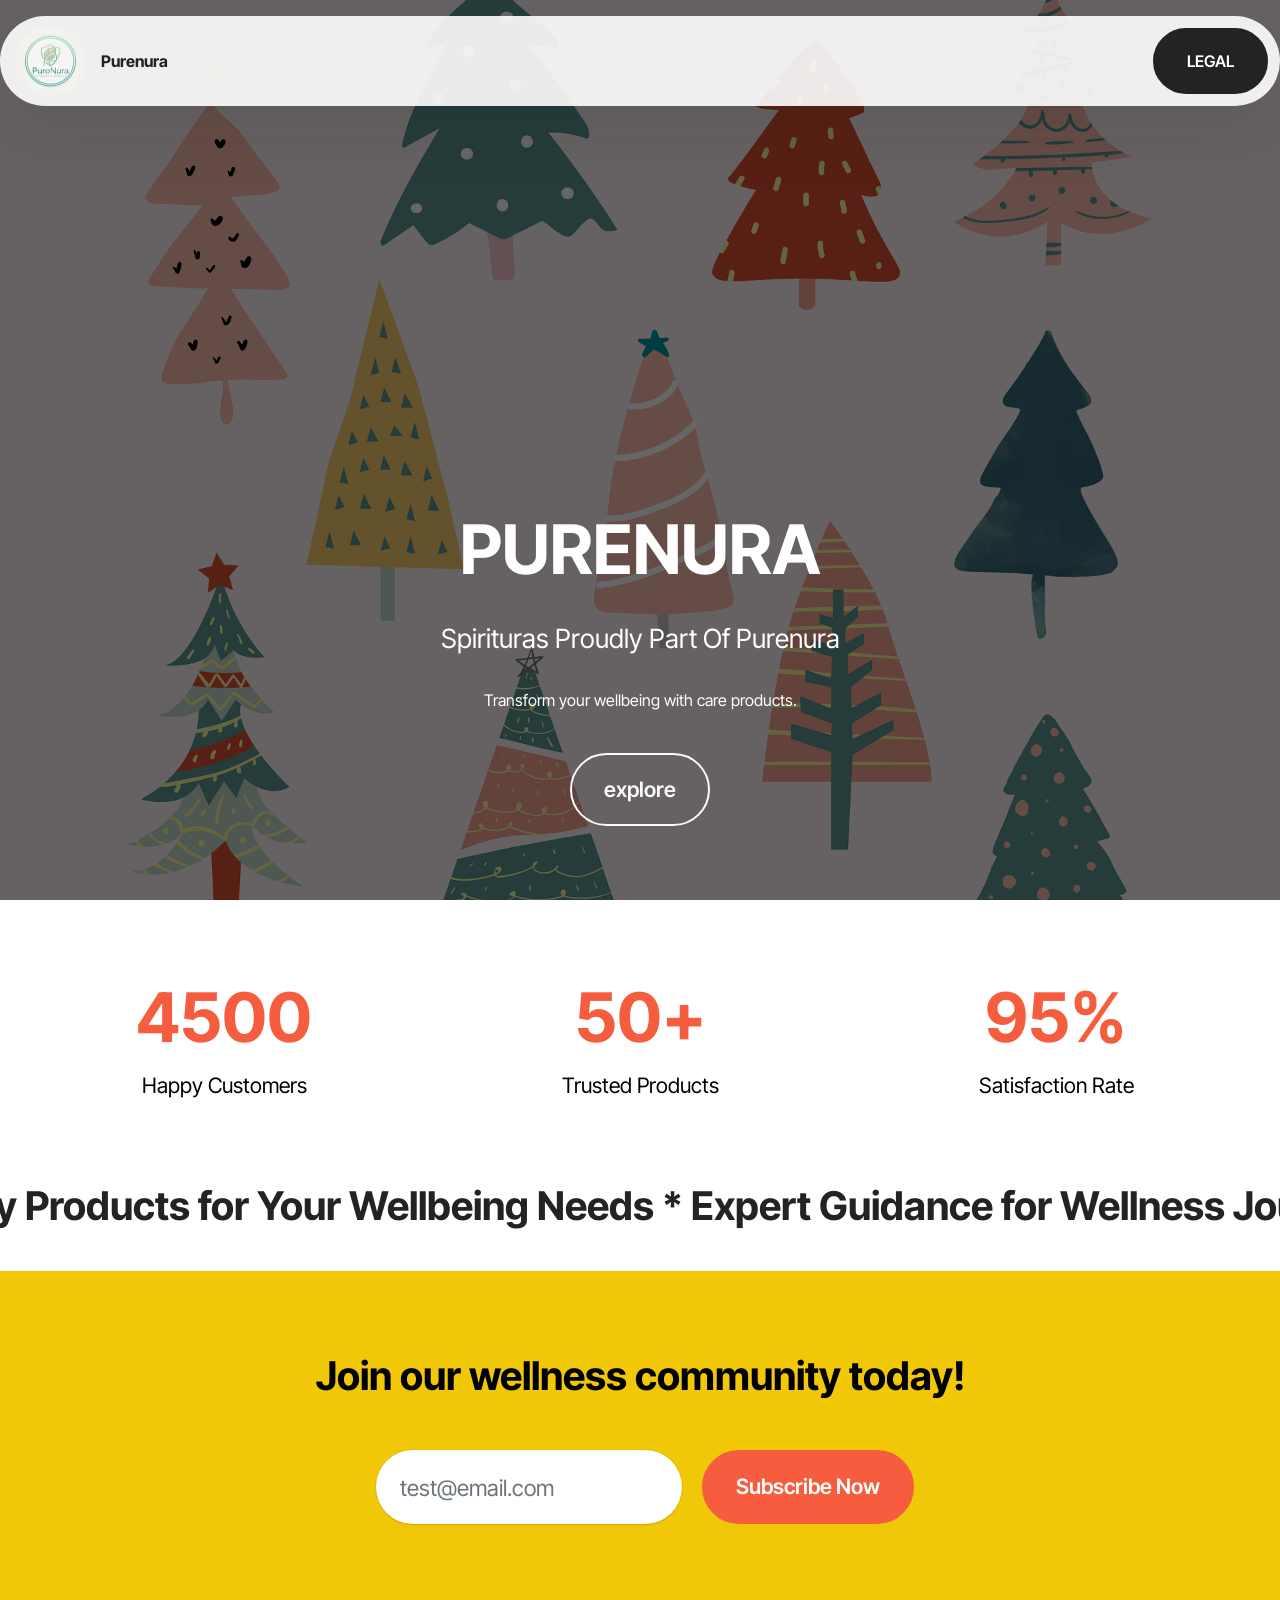
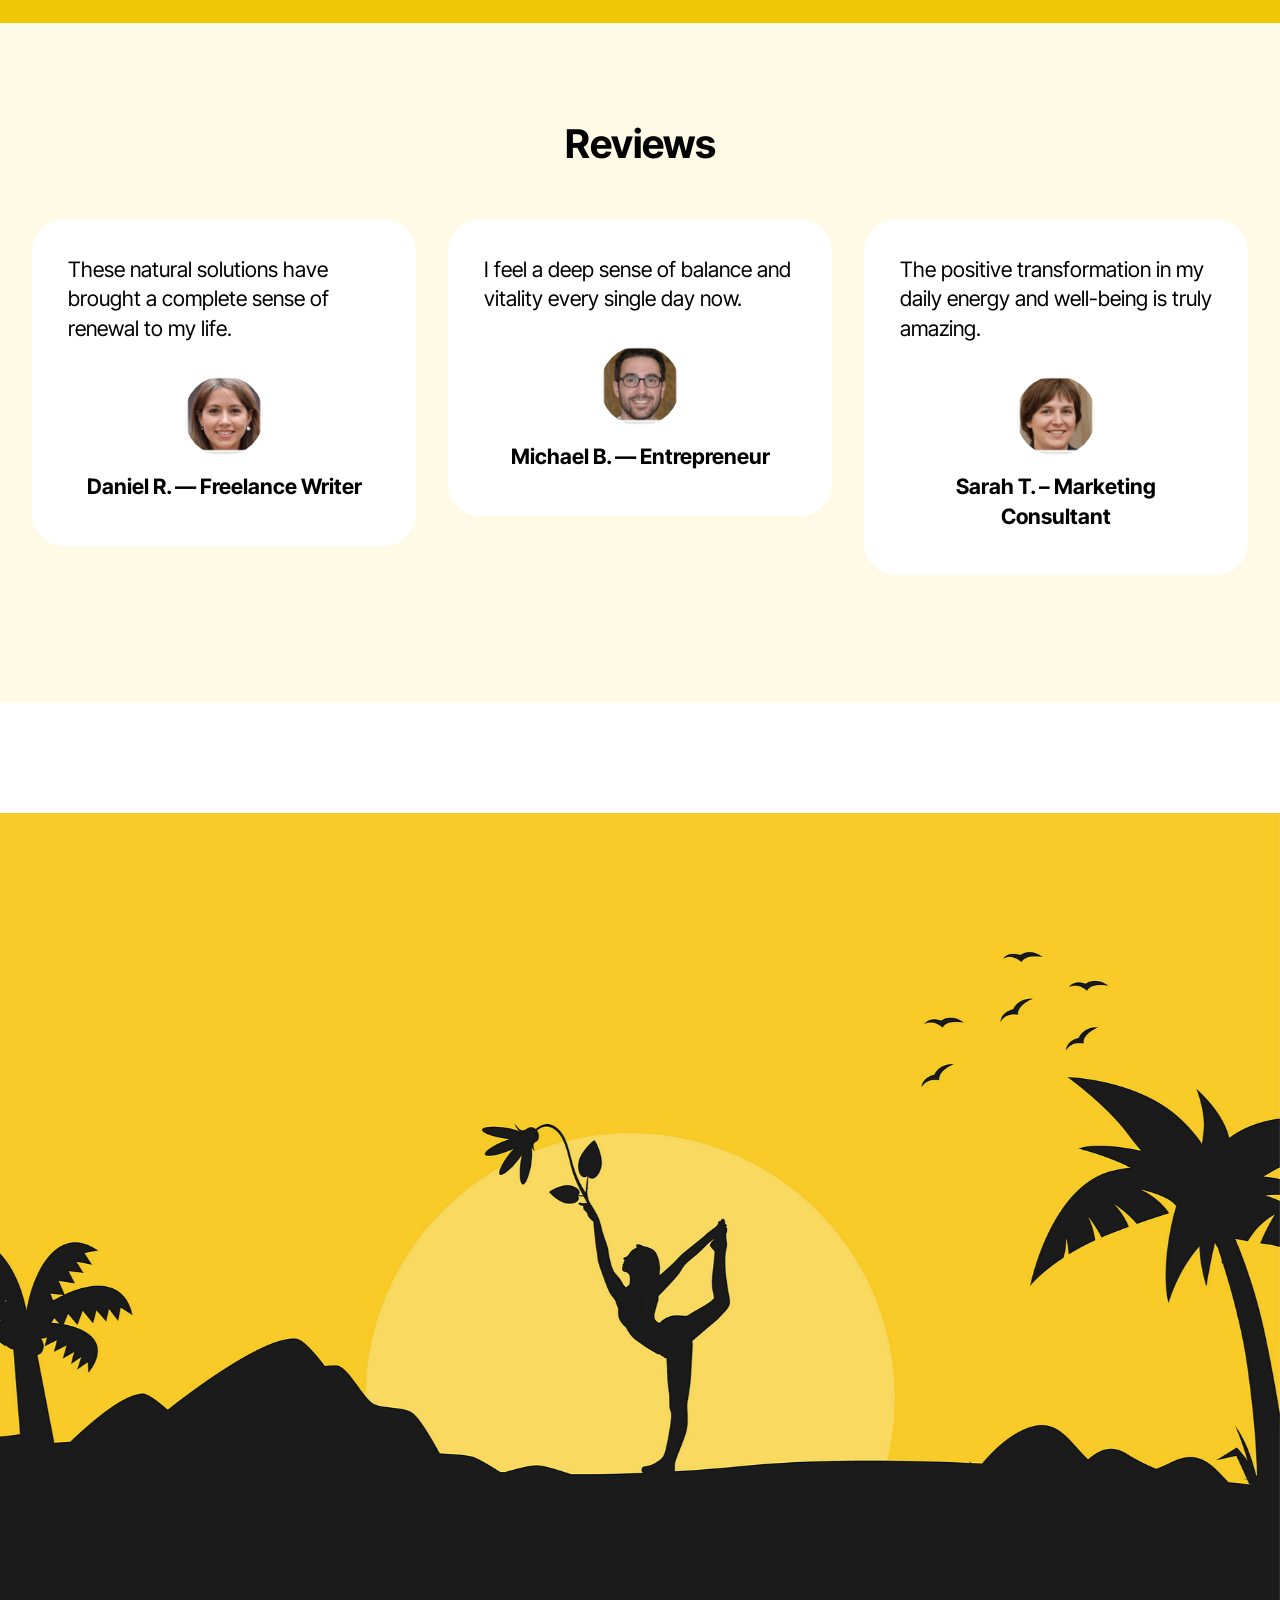
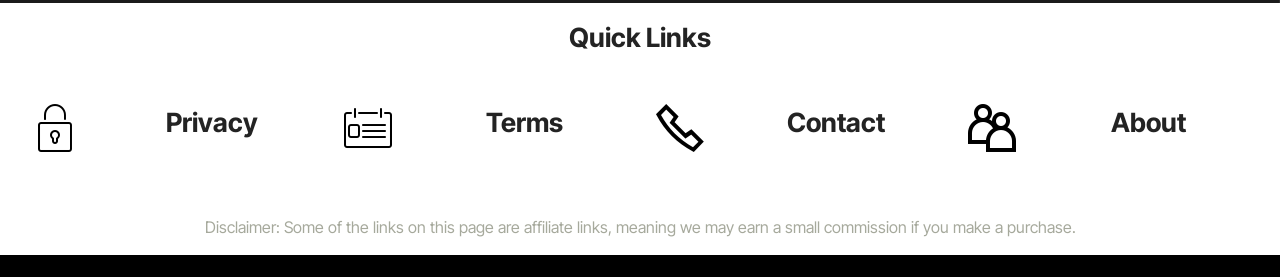
<file: index.html>
<!DOCTYPE html>
<html lang="en-us">
<head>
<meta name="p:domain_verify" content="ab3717e6c563d6ba762d3871aa2f06ca"/>
	
<meta http-equiv="content-language" content="en-us">
	
	<!-- Google tag (gtag.js) -->
<script async src="https://www.googletagmanager.com/gtag/js?id=G-4L52GV8CYB"></script>
<script>
  window.dataLayer = window.dataLayer || [];
  function gtag(){dataLayer.push(arguments);}
  gtag('js', new Date());

  gtag('config', 'G-4L52GV8CYB');
</script>
  <!-- Site made with Mobirise Website Builder v6.1.12, https://mobirise.com -->
  <meta charset="UTF-8">
  <meta http-equiv="X-UA-Compatible" content="IE=edge">
  <meta name="generator" content="Mobirise v6.1.12, mobirise.com">
  <meta name="viewport" content="width=device-width, initial-scale=1, minimum-scale=1">
  <link rel="shortcut icon" href="assets/images/f07303ab-848f-4ef4-9c54-1f6215f5f209-137x137.jpg" type="image/x-icon">
  <meta name="description" content="purenura">
  
  
  <title>purenura</title>
  <link rel="stylesheet" href="assets/web/assets/mobirise-icons2/mobirise2.css">
  <link rel="stylesheet" href="assets/web/assets/mobirise-icons/mobirise-icons.css">
  <link rel="stylesheet" href="assets/bootstrap/css/bootstrap.min.css">
  <link rel="stylesheet" href="assets/parallax/jarallax.css">
  <link rel="stylesheet" href="assets/animatecss/animate.css">
  <link rel="stylesheet" href="assets/dropdown/css/style.css">
  <link rel="stylesheet" href="assets/theme/css/style.css">
  <link rel="preload" href="https://fonts.googleapis.com/css2?family=Inter+Tight:wght@400;700&display=swap&display=swap" as="style" onload="this.onload=null;this.rel='stylesheet'">
  <noscript><link rel="stylesheet" href="https://fonts.googleapis.com/css2?family=Inter+Tight:wght@400;700&display=swap&display=swap"></noscript>
  <link rel="preload" as="style" href="assets/mobirise/css/mbr-additional.css?v=kl7Dt7"><link rel="stylesheet" href="assets/mobirise/css/mbr-additional.css?v=kl7Dt7" type="text/css">

  
  
  
</head>
<body>
  
  <section data-bs-version="5.1" class="menu menu5 cid-vnK7y6Zyas" once="menu" id="menu05-z">
	

	<nav class="navbar navbar-dropdown navbar-fixed-top navbar-expand-lg">
		<div class="container">
			<div class="navbar-brand">
				<span class="navbar-logo">
					
						<a href="index.html"><img src="assets/images/f07303ab-848f-4ef4-9c54-1f6215f5f209-137x137.jpg" alt="purenura logo" style="height: 4.3rem;"></a>
					
				</span>
				<span class="navbar-caption-wrap"><a class="navbar-caption text-black text-primary display-4" href="index.html">Purenura</a></span>
			</div>
			<button class="navbar-toggler" type="button" data-toggle="collapse" data-bs-toggle="collapse" data-target="#navbarSupportedContent" data-bs-target="#navbarSupportedContent" aria-controls="navbarNavAltMarkup" aria-expanded="false" aria-label="Toggle navigation">
				<div class="hamburger">
					<span></span>
					<span></span>
					<span></span>
					<span></span>
				</div>
			</button>
			<div class="collapse navbar-collapse" id="navbarSupportedContent">
				
				<div class="navbar-buttons mbr-section-btn"><a class="btn btn-black display-4" href="legal.html">LEGAL</a></div>
			</div>
		</div>
	</nav>
</section>

<section data-bs-version="5.1" class="header18 cid-vnxRklF8Xk mbr-fullscreen mbr-parallax-background" id="hero-16-vnxRklF8Xk">
  

  <div class="mbr-overlay" style="opacity: 0.6; background-color: rgb(0, 0, 0);"></div>
  <div class="container-fluid">
    <div class="row">
      <div class="content-wrap col-12 col-md-12">
        <h1 class="mbr-section-title mbr-fonts-style mbr-white mb-4 display-1">
          <strong>PURENURA</strong></h1>
        <h2 class="mbr-section-subtitle mbr-fonts-style mbr-white mb-4 display-5">
          Spirituras Proudly Part Of Purenura</h2>
        <p class="mbr-fonts-style mbr-text mbr-white mb-4 display-4">Transform your wellbeing with care products.</p>
        <div class="mbr-section-btn"><a class="btn btn-white-outline display-7" href="index.html#testimonials-4-vnxRklHUQd">explore</a></div>
      </div>
    </div>
  </div>
</section>

<section data-bs-version="5.1" class="features10 cid-vnxRklG27X" id="metrics-2-vnxRklG27X">
  

  
  
  <div class="container">
    
    <div class="row justify-content-center">
      <div class="item features-without-image col-12 col-md-6 col-lg-4 active">
        <div class="item-wrapper">
          <div class="card-box align-left">
            
            <p class="card-title mbr-fonts-style mb-3 display-1">
              <strong>4500</strong>
            </p>
            <p class="card-text mbr-fonts-style mb-3 display-7">Happy Customers</p>
            
          </div>
        </div>
      </div><div class="item features-without-image col-12 col-md-6 col-lg-4">
        <div class="item-wrapper">
          <div class="card-box align-left">
            
            <p class="card-title mbr-fonts-style mb-3 display-1"><strong>50+</strong></p>
            <p class="card-text mbr-fonts-style mb-3 display-7">Trusted Products</p>
            
          </div>
        </div>
      </div><div class="item features-without-image col-12 col-md-6 col-lg-4">
        <div class="item-wrapper">
          <div class="card-box align-left">
            
            <p class="card-title mbr-fonts-style mb-3 display-1">
              <strong>95%</strong>
            </p>
            <p class="card-text mbr-fonts-style mb-3 display-7">Satisfaction Rate</p>
            
          </div>
        </div>
      </div>
      
      
    </div>
  </div>
</section>

<section data-bs-version="5.1" class="gallery10 cid-vnxRklGhpQ" id="features-69-vnxRklGhpQ">
  


  <div class="container-fluid">

      <div class="loop-container">
        <div class="item display-2" data-linewords="Quality Products for Your Wellbeing Needs * Expert Guidance for Wellness Journey * " data-direction="-1" data-speed="0.09">☁️ Best offers ☁️ Free delivery ☁️ Perfect design ☁️ Comfort ☁️ Support 24/7 ☁️ Vibes</div>

        <div class="item display-2" data-linewords="Quality Products for Your Wellbeing Needs * Expert Guidance for Wellness Journey * " data-direction="-1" data-speed="0.09">☁️ Best offers ☁️ Free delivery ☁️ Perfect design ☁️ Comfort ☁️ Support 24/7 ☁️ Vibes</div>
      </div>
    
  </div>
</section>

<section data-bs-version="5.1" class="form1 cid-vnxRklHvLe" id="call-to-action-12-vnxRklHvLe">
    

    

    <div class="container">
        <div class="row content-wrapper justify-content-center">
            <div class="col-lg-7 mbr-form">
                <div class="col-lg-12 col-md-12 col-sm-12">
                    <h5 class="mbr-section-title mbr-fonts-style mb-5 display-2">
                        <strong>Join our wellness community today!</strong>
                    </h5>
                </div>

                <div class="text-wrapper align-left" data-form-type="formoid">
                    <form action="https://mobirise.eu/" method="POST" class="mbr-form form-with-styler" data-form-title="Form Name"><input type="hidden" name="email" data-form-email="true" value="S5/Xi8+vY8RMjE0bED1IHMbSeSSxvnubitW5Q2QVHzvxh8kLVKDsGosTEBIIEqebvtysd7CFuEpIMzID0FUFnqu3NtsaJxUlYgwdoDtB5EhDbWed/AHOTWFEvN+Af5IG">
                        <div class="row">
                            <div hidden="hidden" data-form-alert="" class="alert alert-success col-12">Thanks for filling out the form!</div>
                            <div hidden="hidden" data-form-alert-danger="" class="alert alert-danger col-12">
                                Oops...! some problem!
                            </div>
                        </div>
                        <div class="dragArea row">
                            <div data-for="email" class="col-lg-6 col-md-6 col-sm-12 form-group">
                                <input type="email" name="email" placeholder="test@email.com" data-form-field="email" class="form-control display-7" value="" id="email-call-to-action-12-vnxRklHvLe">
                            </div>
                            <div class="col-auto mbr-section-btn"><button type="submit" class="w-100 btn btn-primary display-7">Subscribe Now</button></div>
                        </div>
                    </form>
                </div>
            </div>
        </div>
    </div>
</section>

<section data-bs-version="5.1" class="people04 cid-vnxRklHUQd" id="testimonials-4-vnxRklHUQd">
	
	
	<div class="container">
		<div class="row mb-5 justify-content-center">
			<div class="col-12 mb-0 content-head">
				<h3 class="mbr-section-title mbr-fonts-style align-center mb-0 display-2">
					<strong>Reviews</strong>
				</h3>
				
			</div>
		</div>
		<div class="row mbr-masonry" data-masonry="{&quot;percentPosition&quot;: true }">
			<div class="item features-without-image col-12 col-md-6 col-lg-4 active">
				<div class="item-wrapper">
					<div class="card-box align-left">
						<p class="card-text mbr-fonts-style display-7">These natural solutions have brought a complete sense of renewal to my life.</p>
						<div class="img-wrapper mt-4 mb-3">
							<img src="assets/images/s25bximg3-176x177.webp" data-slide-to="0" data-bs-slide-to="0" alt="customer review image">
						</div>
						<h5 class="card-title mbr-fonts-style display-7"><strong>Daniel R. — Freelance Writer</strong></h5>
					</div>
				</div>
			</div>
			<div class="item features-without-image col-12 col-md-6 col-lg-4">
				<div class="item-wrapper">
					<div class="card-box align-left">
						<p class="card-text mbr-fonts-style display-7">I feel a deep sense of balance and vitality every single day now.</p>
						<div class="img-wrapper mt-4 mb-3">
							<img src="assets/images/s25bximg2-176x177.webp" data-slide-to="4" data-bs-slide-to="4" alt="customer review image">
						</div>
						<h5 class="card-title mbr-fonts-style display-7"><strong>Michael B. — Entrepreneur</strong></h5>
					</div>
				</div>
			</div>
			<div class="item features-without-image col-12 col-md-6 col-lg-4">
				<div class="item-wrapper">
					<div class="card-box align-left">
						<p class="card-text mbr-fonts-style display-7">The positive transformation in my daily energy and well-being is truly amazing.</p>
						<div class="img-wrapper mt-4 mb-3">
							<img src="assets/images/s25bximg1-176x177.webp" data-slide-to="5" data-bs-slide-to="5" alt="customer review image">
						</div>
						<h5 class="card-title mbr-fonts-style display-7"><strong>Sarah T. – Marketing Consultant</strong></h5>
					</div>
				</div>
			</div>
		</div>
	</div>
</section>

<section data-bs-version="5.1" class="image02 cid-vnxRklIOF8 mbr-fullscreen mbr-parallax-background" id="image-13-vnxRklIOF8">
    
    
    <div class="container">
        <div class="row"></div>
    </div>
</section>

<section data-bs-version="5.1" class="social06 cid-vnQCj7kzCS" id="social06-1g">
	

	
	
	<div class="container">
		<div class="row justify-content-center">
			<div class="col-12 content-head">
				<div class="mb-5">
					<h5 class="mbr-section-title mbr-fonts-style align-center mb-0 display-5"><strong>Quick Links</strong></h5>
					
				</div>
			</div>
		</div>
		<div class="row">
			<div class="item features-without-image col-12 col-md-6 col-lg-3 active">
				<div class="item-wrapper">
					<a href="legal.html#people07-t"><span class="mbr-iconfont m-auto mbri-lock" style="color: rgb(0, 0, 0); fill: rgb(0, 0, 0);"></span></a>
					<div class="card-box">
						<h4 class="card-title mbr-fonts-style mb-1 display-5"><strong>Privacy</strong><strong><br></strong></h4>
						
					</div>
				</div>
			</div>

			
			<div class="item features-without-image col-12 col-md-6 col-lg-3">
				<div class="item-wrapper">
					<a href="legal.html#people07-u"><span class="mbr-iconfont m-auto mbri-contact-form" style="color: rgb(0, 0, 0); fill: rgb(0, 0, 0);"></span></a>
					<div class="card-box">
						<h4 class="card-title mbr-fonts-style mb-1 display-5">
							<strong>Terms</strong></h4>
						
					</div>
				</div>
			</div><div class="item features-without-image col-12 col-md-6 col-lg-3">
				<div class="item-wrapper">
					<a href="legal.html#people07-v"><span class="mbr-iconfont m-auto mobi-mbri-phone mobi-mbri" style="color: rgb(0, 0, 0); fill: rgb(0, 0, 0);"></span></a>
					<div class="card-box">
						<h4 class="card-title mbr-fonts-style mb-1 display-5">
							<strong>Contact</strong></h4>
						
					</div>
				</div>
			</div><div class="item features-without-image col-12 col-md-6 col-lg-3">
				<div class="item-wrapper">
					<a href="legal.html#people07-w"><span class="mbr-iconfont m-auto mobi-mbri-users mobi-mbri" style="color: rgb(0, 0, 0); fill: rgb(0, 0, 0);"></span></a>
					<div class="card-box">
						<h4 class="card-title mbr-fonts-style mb-1 display-5"><strong>About</strong></h4>
						
					</div>
				</div>
			</div>
			
		</div>
	</div>
</section>

<section data-bs-version="5.1" class="article14 cid-vpQy3Q85AO" id="article14-53">
    
    <div class="container">
        <div class="row justify-content-center">
            <div class="col-md-12 col-lg-12">
                
                <p class="mbr-section-subtitle mbr-fonts-style mt-4 display-4">
                    Disclaimer: Some of the links on this page are affiliate links, meaning we may earn a small commission if you make a purchase.
                </p>
            </div>
        </div>
    </div>
</section>

<section data-bs-version="5.1" class="footer4 cid-vnKozZAlFb" once="footers" id="footer04-18">

    

    

    <div class="container">
        <div class="media-container-row align-center mbr-white">
            <div class="col-12">
                <p class="mbr-text mb-0 mbr-fonts-style display-4">
                    © Copyright 2026 Purenura - All Rights Reserved
                </p>
            </div>
        </div>
    </div>
</section><script src="assets/bootstrap/js/bootstrap.bundle.min.js"></script>  <script src="assets/parallax/jarallax.js"></script>  <script src="assets/smoothscroll/smooth-scroll.js"></script>  <script src="assets/ytplayer/index.js"></script>  <script src="assets/dropdown/js/navbar-dropdown.js"></script>  <script src="assets/masonry/masonry.pkgd.min.js"></script>  <script src="assets/imagesloaded/imagesloaded.pkgd.min.js"></script>  <script src="assets/theme/js/script.js"></script>  <script src="assets/formoid/formoid.min.js"></script>  
  
  
  <input name="animation" type="hidden">
  </body>
</html>
</file>
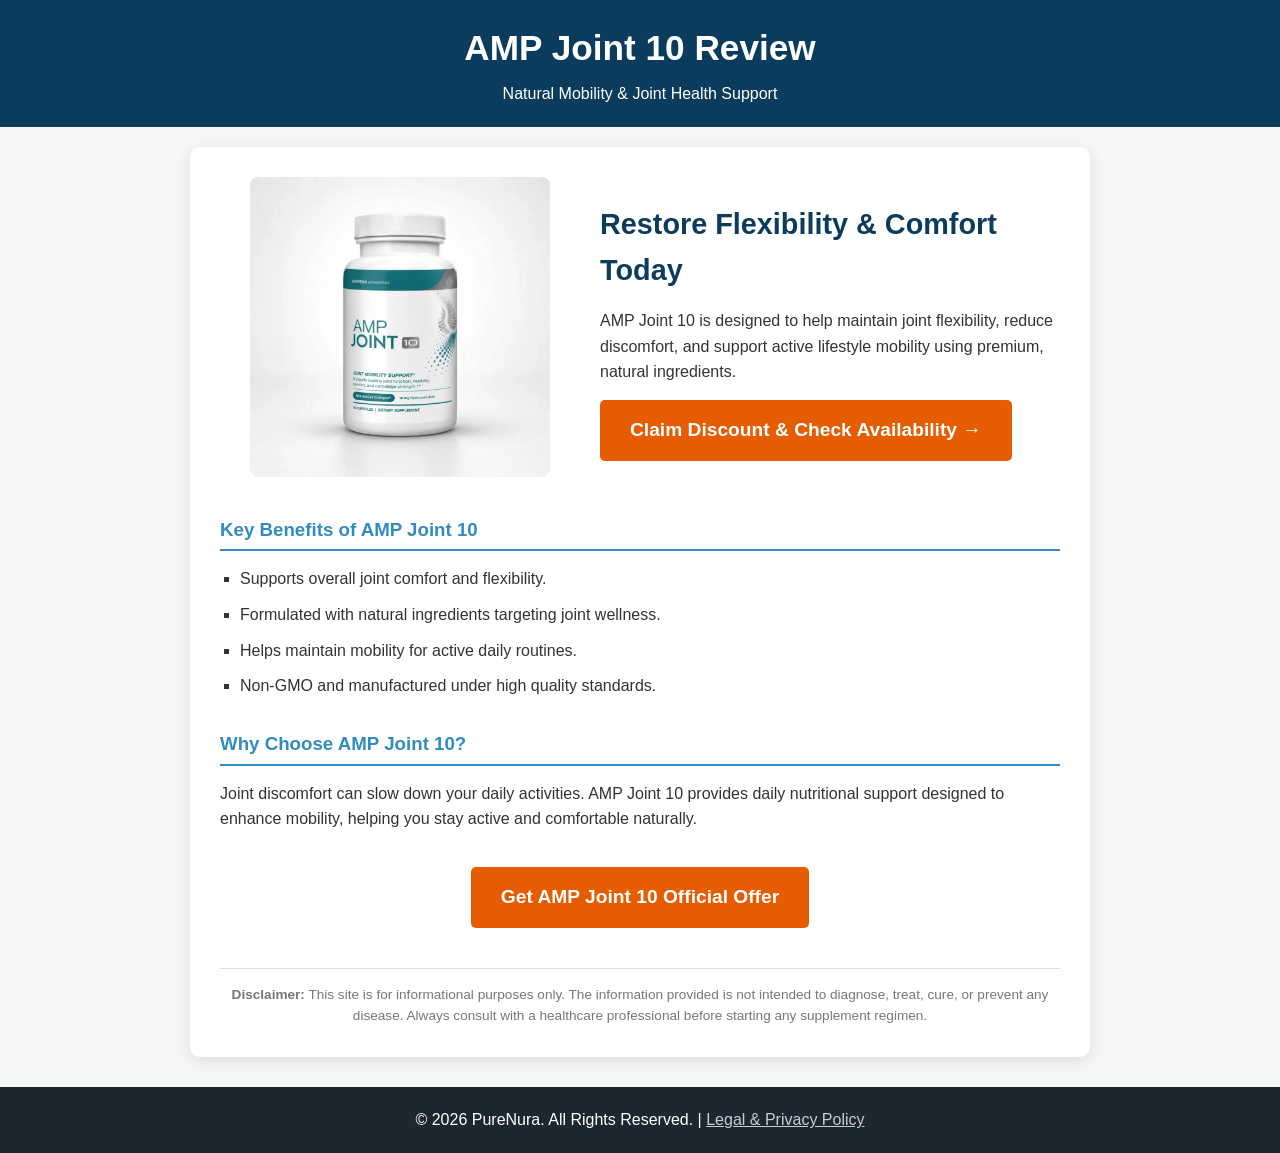
<file: ampjoint10.html>
<!DOCTYPE html>
<html lang="en-us">
<head>
    <meta charset="UTF-8">
    <meta name="viewport" content="width=device-width, initial-scale=1.0">

  
    <title>AMP Joint 10 Review 2026 - Relief For Joint Health & Mobility</title>
    <meta name="description" content="Discover how AMP Joint 10 supports joint health, flexibility, and comfort. Read key benefits, natural ingredients, pros, cons, and special offers.">
    <meta name="keywords" content="AMP Joint 10, AMP Joint 10 review, joint pain relief, joint health supplement">

    <link rel="icon" type="image/png" sizes="48x48" href="./favicon.png">
<link rel="shortcut icon" type="image/png" href="./favicon.png">
<link rel="apple-touch-icon" href="./favicon.png">

<script type="application/ld+json">
{
  "@context": "https://schema.org",
  "@type": "WebSite",
  "name": "PureNura",
  "alternateName": ["ampjoint10", "PureNura ampjoint10"],
  "url": "https://purenura.github.io/purenura/ampjoint10.html"
}
</script>
	
<link rel="dns-prefetch" href="https://hop.clickbank.net">
<link rel="preconnect" href="https://hop.clickbank.net" crossorigin>

<link rel="dns-prefetch" href="https://getampjoint.com">
<link rel="preconnect" href="https://getampjoint.com" crossorigin>
	
<script async src="https://www.googletagmanager.com/gtag/js?id=G-4L52GV8CYB"></script>
<script>
  window.dataLayer = window.dataLayer || [];
  function gtag(){dataLayer.push(arguments);}
  gtag('js', new Date());

  gtag('config', 'G-4L52GV8CYB');
</script>

    <style>
        * {
            box-sizing: border-box;
            margin: 0;
            padding: 0;
            font-family: 'Segoe UI', Tahoma, Geneva, Verdana, sans-serif;
        }

        body {
            background-color: #f4f7f6;
            color: #333;
            line-height: 1.6;
        }

        header {
            background-color: #0b3c5d;
            color: white;
            text-align: center;
            padding: 20px 10px;
        }

        header h1 {
            font-size: 2.2rem;
            margin-bottom: 5px;
        }

        .container {
            max-width: 900px;
            margin: 20px auto;
            background: white;
            padding: 30px;
            border-radius: 10px;
            box-shadow: 0 4px 15px rgba(0,0,0,0.1);
        }

        .hero {
            display: flex;
            flex-wrap: wrap;
            align-items: center;
            gap: 20px;
            margin-bottom: 30px;
        }

        .hero-img {
            flex: 1 1 300px;
            text-align: center;
        }

        .hero-img img {
            max-width: 100%;
            height: auto;
            border-radius: 8px;
        }

        .hero-content {
            flex: 1 1 400px;
        }

        .hero-content h2 {
            color: #0b3c5d;
            margin-bottom: 15px;
            font-size: 1.8rem;
        }

        .cta-btn {
            display: inline-block;
            background-color: #e65c00;
            color: white;
            font-size: 1.2rem;
            font-weight: bold;
            padding: 15px 30px;
            text-decoration: none;
            border-radius: 5px;
            margin-top: 15px;
            transition: background 0.3s ease;
            text-align: center;
        }

        .cta-btn:hover {
            background-color: #cc5200;
        }

        .features {
            margin: 30px 0;
        }

        .features h3 {
            color: #328cc1;
            margin-bottom: 15px;
            border-bottom: 2px solid #328cc1;
            padding-bottom: 5px;
        }

        .features ul {
            list-style-type: square;
            padding-left: 20px;
        }

        .features li {
            margin-bottom: 10px;
        }

        .disclaimer {
            font-size: 0.85rem;
            color: #777;
            margin-top: 40px;
            border-top: 1px solid #ddd;
            padding-top: 15px;
            text-align: center;
        }

        footer {
            text-align: center;
            padding: 20px;
            background-color: #1d2731;
            color: white;
            margin-top: 30px;
        }

        @media (max-width: 600px) {
            header h1 {
                font-size: 1.6rem;
            }
            .container {
                padding: 15px;
            }
            .cta-btn {
                width: 100%;
            }
        }
    </style>
</head>
<body>

    
    <header>
        <h1>AMP Joint 10 Review</h1>
        <p>Natural Mobility & Joint Health Support</p>
    </header>

    <div class="container">
        <section class="hero">
            <div class="hero-img">
                <img class="w-100" src="assets/images/AMPJoint10.webp" alt="AMP Joint 10 Supplement Bottle" width="300" height="300">
            </div>
            <div class="hero-content">
                <h2>Restore Flexibility & Comfort Today</h2>
                <p>AMP Joint 10 is designed to help maintain joint flexibility, reduce discomfort, and support active lifestyle mobility using premium, natural ingredients.</p>
                <a href="lucky" class="cta-btn" target="_blank" rel="nofollow noopener">Claim Discount & Check Availability &rarr;</a>
            </div>
        </section>

        <section class="features">
            <h3>Key Benefits of AMP Joint 10</h3>
            <ul>
                <li>Supports overall joint comfort and flexibility.</li>
                <li>Formulated with natural ingredients targeting joint wellness.</li>
                <li>Helps maintain mobility for active daily routines.</li>
                <li>Non-GMO and manufactured under high quality standards.</li>
            </ul>
        </section>

        <section class="features">
            <h3>Why Choose AMP Joint 10?</h3>
            <p>Joint discomfort can slow down your daily activities. AMP Joint 10 provides daily nutritional support designed to enhance mobility, helping you stay active and comfortable naturally.</p>
            <div style="text-align: center; margin-top: 20px;">
                <a href="lucky" class="cta-btn" target="_blank" rel="nofollow noopener">Get AMP Joint 10 Official Offer</a>
            </div>
        </section>

        <div class="disclaimer">
            <p><strong>Disclaimer:</strong> This site is for informational purposes only. The information provided is not intended to diagnose, treat, cure, or prevent any disease. Always consult with a healthcare professional before starting any supplement regimen.</p>
        </div>
    </div>

    <footer>
        <p>&copy; 2026 PureNura. All Rights Reserved. | <a href="legal.html" style="color: #ccc;">Legal & Privacy Policy</a></p>
    </footer>

</body>
</html>
</file>
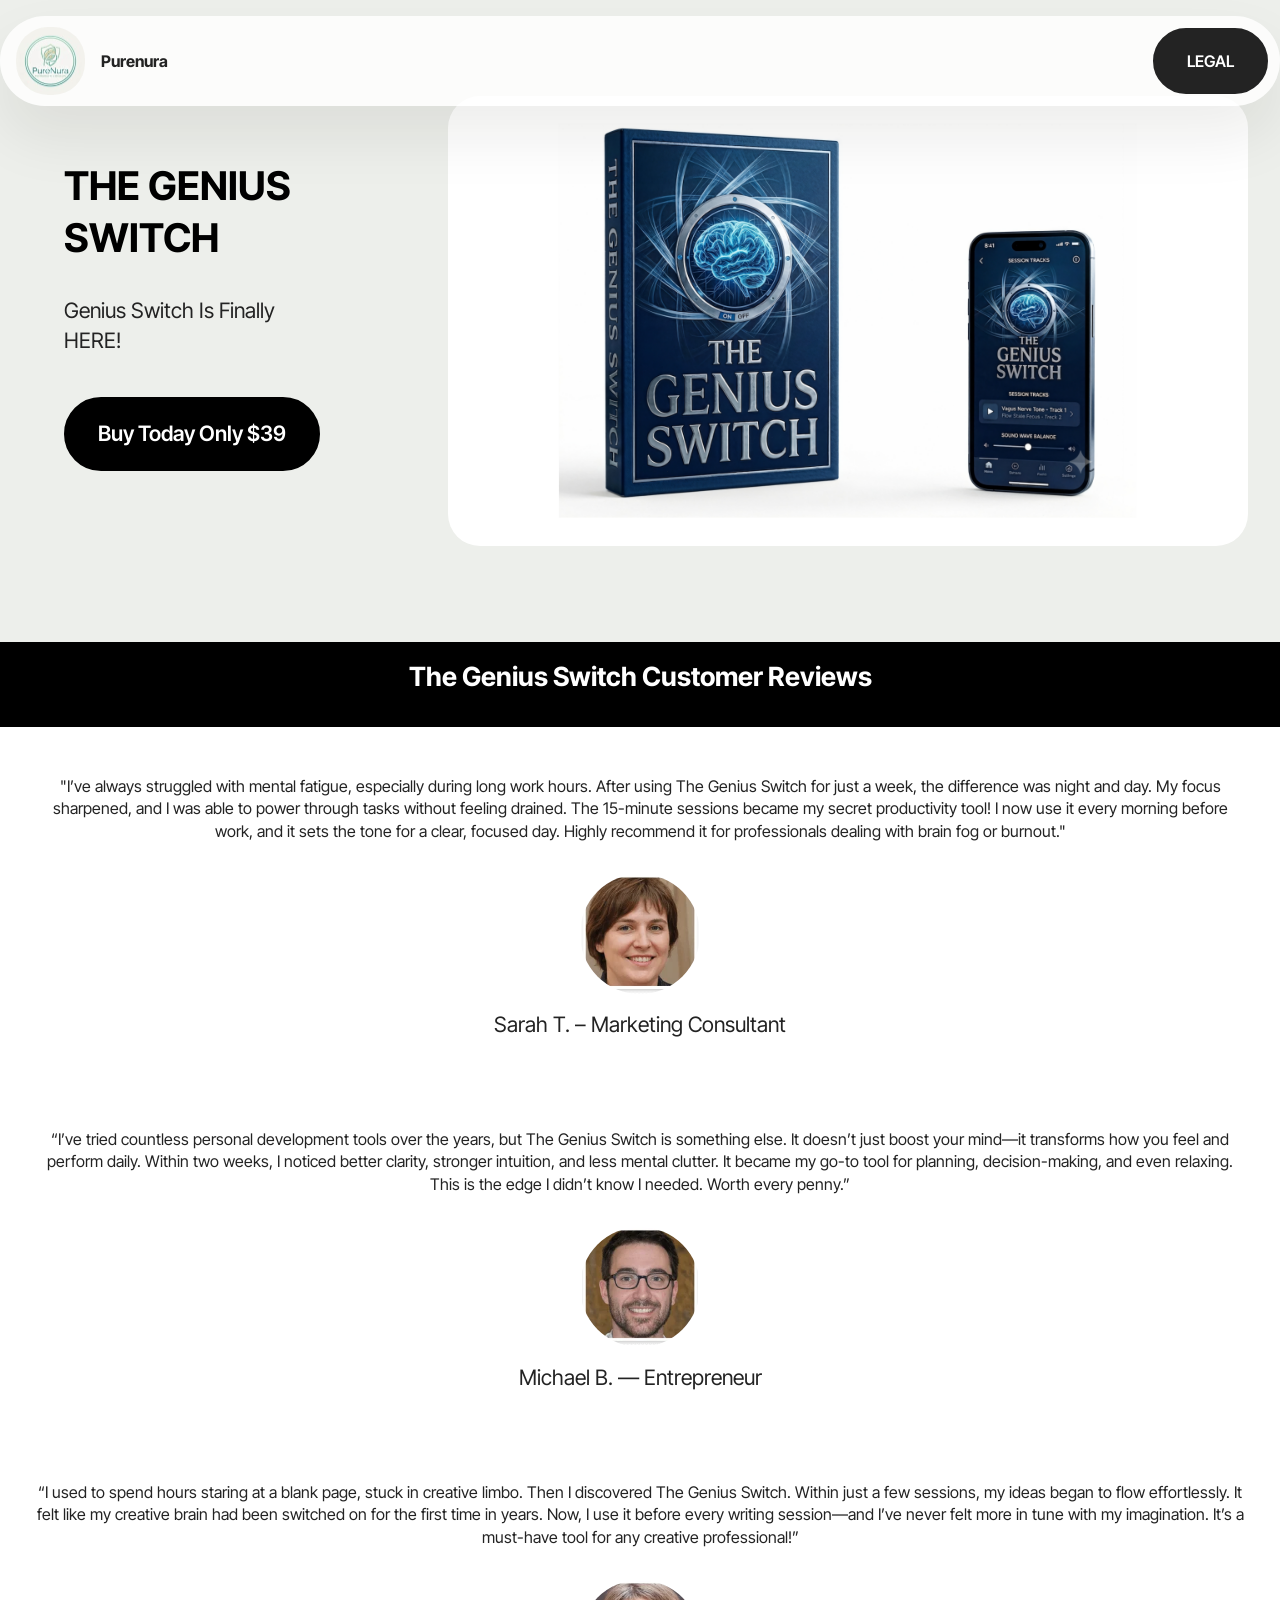
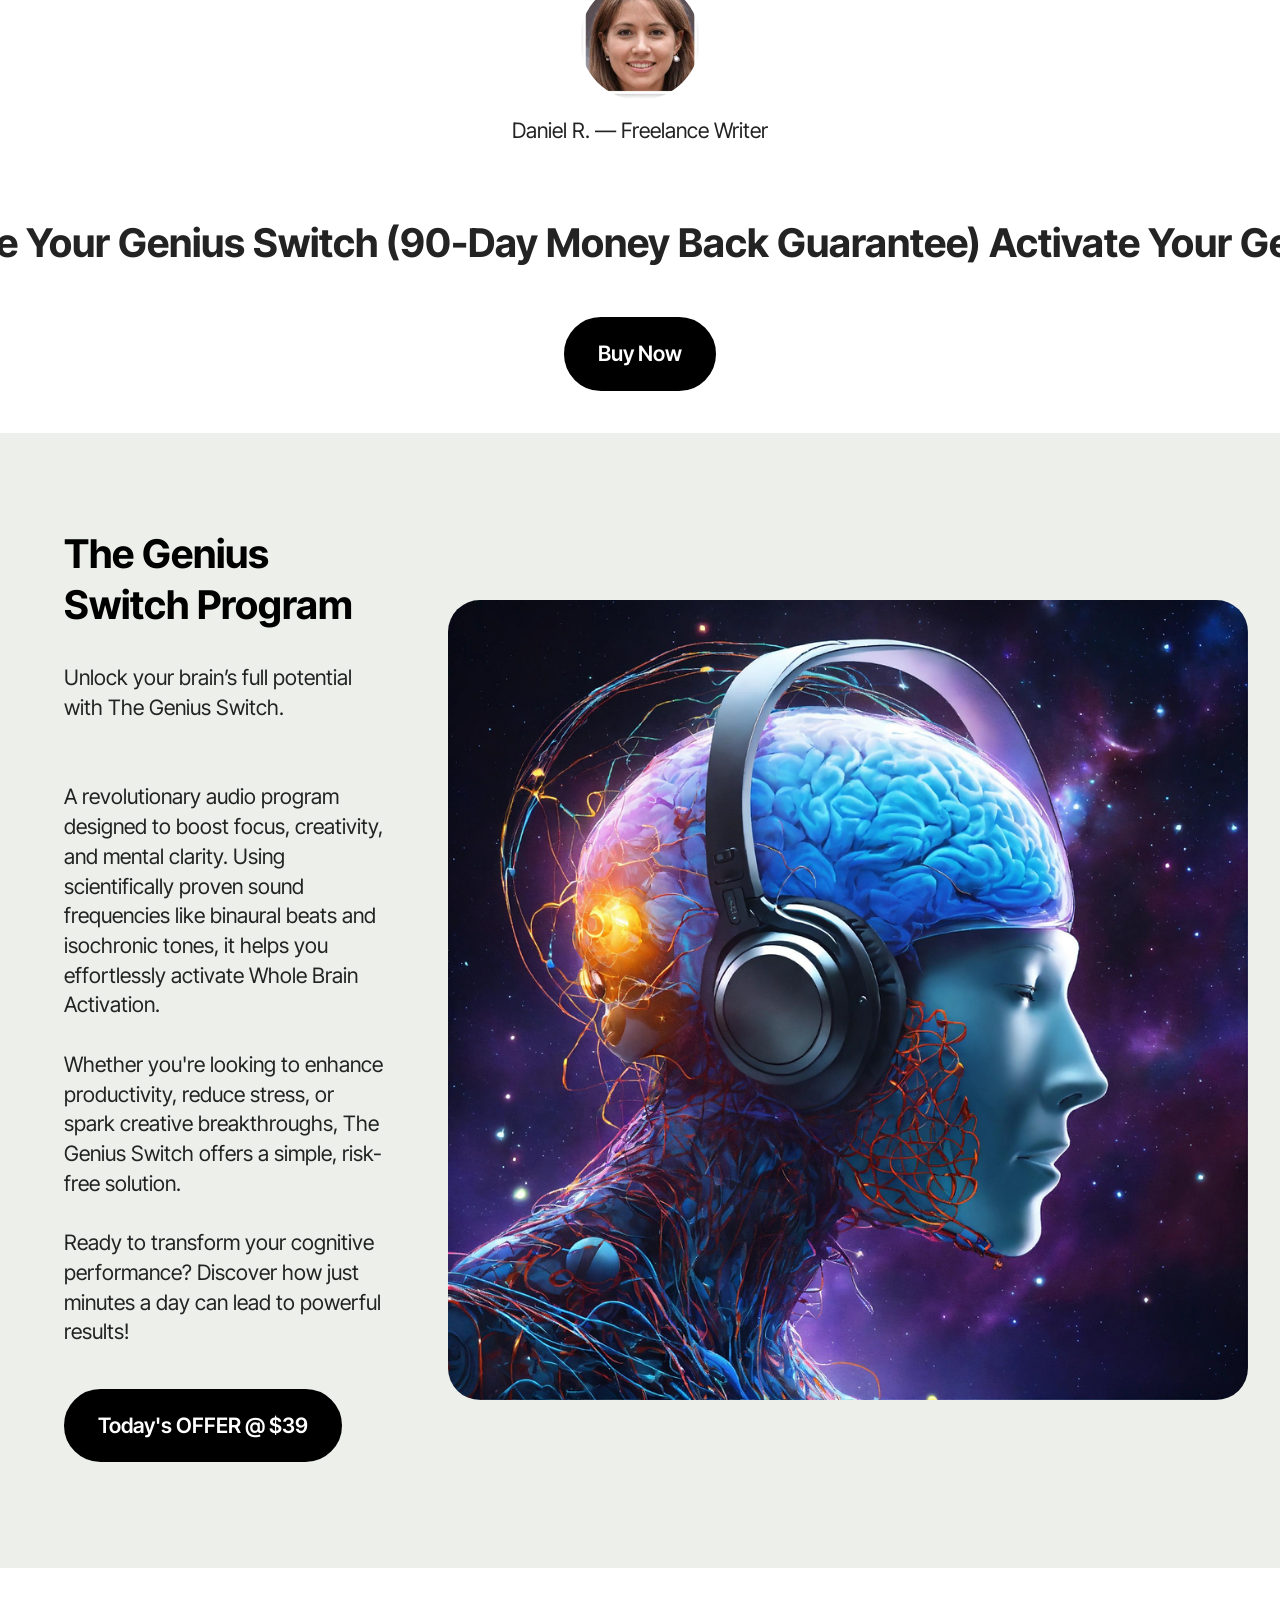
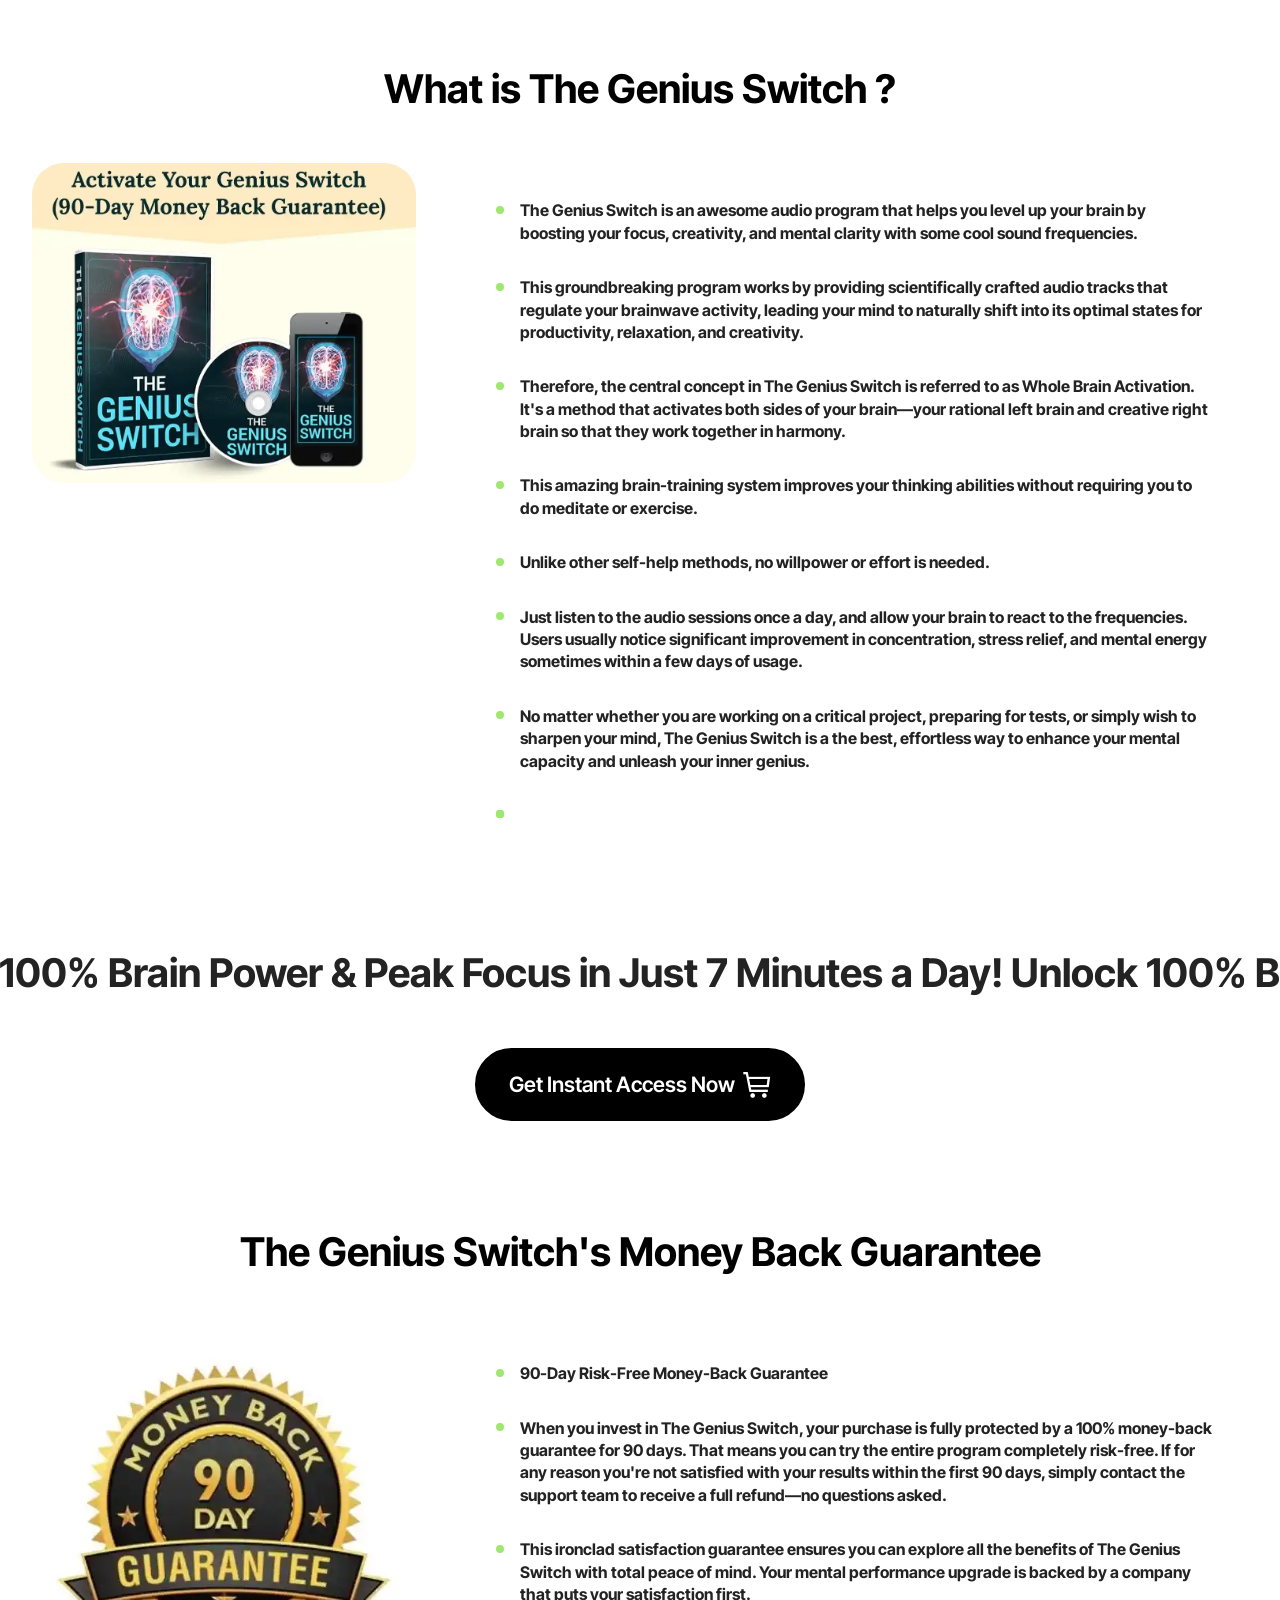
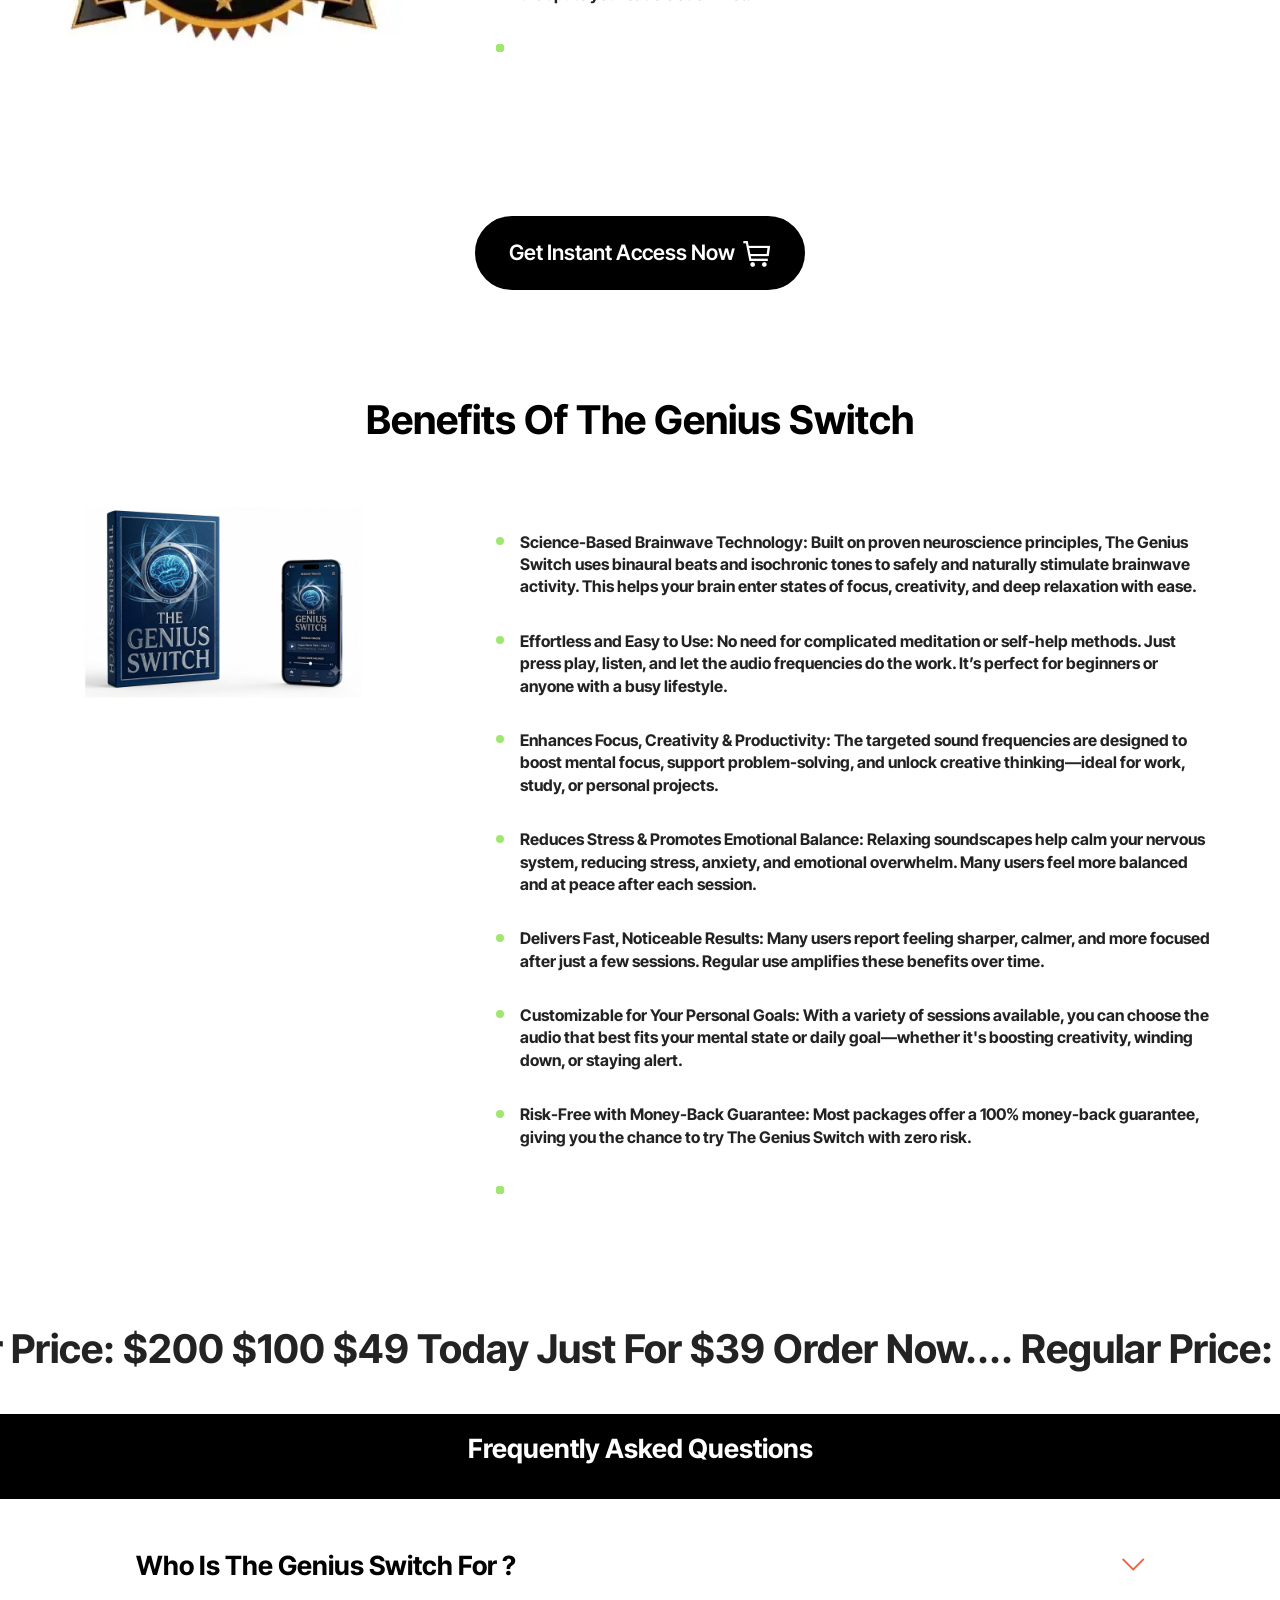
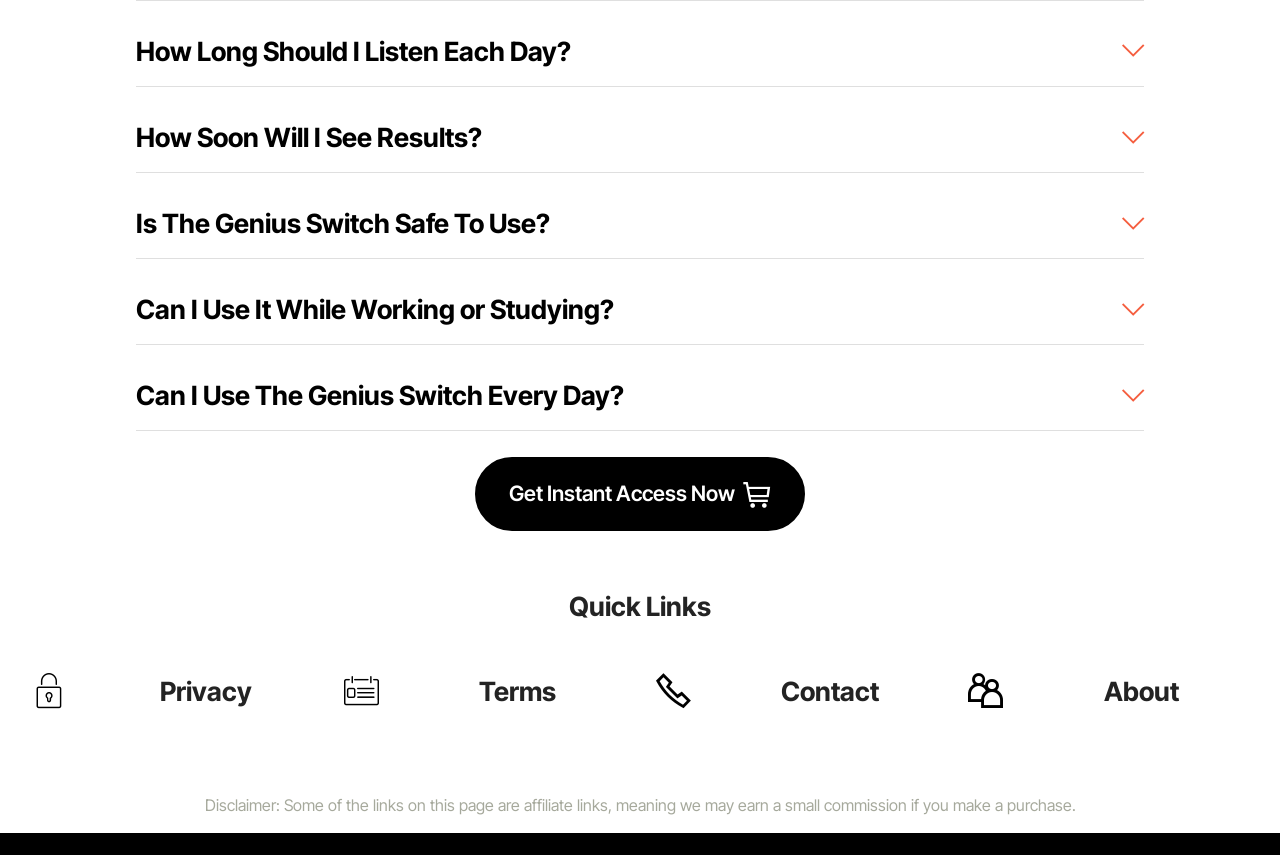
<file: geniusswitch.html>
<!DOCTYPE html>
<html lang="en-us">
<head>
<meta http-equiv="content-language" content="en-us">
	
<link rel="dns-prefetch" href="https://hop.clickbank.net">
<link rel="preconnect" href="https://hop.clickbank.net" crossorigin>

<link rel="dns-prefetch" href="https://https://geniusswitchoriginal.com">
<link rel="preconnect" href="https://https://geniusswitchoriginal.com" crossorigin>
	
	<!-- Google tag (gtag.js) -->
<script async src="https://www.googletagmanager.com/gtag/js?id=G-4L52GV8CYB"></script>
<script>
  window.dataLayer = window.dataLayer || [];
  function gtag(){dataLayer.push(arguments);}
  gtag('js', new Date());

  gtag('config', 'G-4L52GV8CYB');
</script>
  <!-- Site made with Mobirise Website Builder v6.1.12, https://mobirise.com -->
  <meta charset="UTF-8">
  <meta http-equiv="X-UA-Compatible" content="IE=edge">
  <meta name="generator" content="Mobirise v6.1.12, mobirise.com">
  <meta name="viewport" content="width=device-width, initial-scale=1, minimum-scale=1">
  <link rel="shortcut icon" href="assets/images/f07303ab-848f-4ef4-9c54-1f6215f5f209-137x137.jpg" type="image/x-icon">
  <meta name="description" content="Read our honest Genius Switch review to learn how this cognitive formula works, its key benefits, ingredients, pros, cons, and special discount offers.">
  
  
  <title>Genius Switch Review 2026 - Does It Really Activate Brain Power?</title>
  <link rel="stylesheet" href="assets/web/assets/mobirise-icons2/mobirise2.css">
  <link rel="stylesheet" href="assets/web/assets/mobirise-icons/mobirise-icons.css">
  <link rel="stylesheet" href="assets/bootstrap/css/bootstrap.min.css">
  <link rel="stylesheet" href="assets/animatecss/animate.css">
  <link rel="stylesheet" href="assets/dropdown/css/style.css">
  <link rel="stylesheet" href="assets/theme/css/style.css">
  <link rel="preload" href="https://fonts.googleapis.com/css2?family=Inter+Tight:wght@400;700&display=swap&display=swap" as="style" onload="this.onload=null;this.rel='stylesheet'">
  <noscript><link rel="stylesheet" href="https://fonts.googleapis.com/css2?family=Inter+Tight:wght@400;700&display=swap&display=swap"></noscript>
  <link rel="preload" as="style" href="assets/mobirise/css/mbr-additional.css?v=HnNgC2"><link rel="stylesheet" href="assets/mobirise/css/mbr-additional.css?v=HnNgC2" type="text/css">

  
  
  
</head>
<body>
  
  <section data-bs-version="5.1" class="menu menu5 cid-vpOyMK2YN9" once="menu" id="menu05-39">
	

	<nav class="navbar navbar-dropdown navbar-fixed-top navbar-expand-lg">
		<div class="container">
			<div class="navbar-brand">
				<span class="navbar-logo">
					
						<a href="index.html"><img src="assets/images/f07303ab-848f-4ef4-9c54-1f6215f5f209-137x137.jpg" alt="purenura logo" style="height: 4.3rem;"></a>
					
				</span>
				<span class="navbar-caption-wrap"><a class="navbar-caption text-black text-primary display-4" href="index.html">Purenura</a></span>
			</div>
			<button class="navbar-toggler" type="button" data-toggle="collapse" data-bs-toggle="collapse" data-target="#navbarSupportedContent" data-bs-target="#navbarSupportedContent" aria-controls="navbarNavAltMarkup" aria-expanded="false" aria-label="Toggle navigation">
				<div class="hamburger">
					<span></span>
					<span></span>
					<span></span>
					<span></span>
				</div>
			</button>
			<div class="collapse navbar-collapse" id="navbarSupportedContent">
				
				<div class="navbar-buttons mbr-section-btn"><a class="btn btn-black display-4" href="legal.html">LEGAL</a></div>
			</div>
		</div>
	</nav>
</section>

<section data-bs-version="5.1" class="header1 cid-vpONrCa4dV" id="header01-3n">
	

	
	

	<div class="container-fluid">
		<div class="row justify-content-center">
			<div class="col-12 col-md-12 col-lg-8 image-wrapper">
				<img class="w-100" src="assets/images/untitled-design.webp" alt="genius switch product image">
			</div>
			<div class="col-12 col-lg col-md-12">
				<div class="text-wrapper align-left">
					<h1 class="mbr-section-title mbr-fonts-style mb-4 display-2"><strong>THE GENIUS SWITCH</strong></h1>
					<p class="mbr-text mbr-fonts-style mb-4 display-7">Genius Switch Is Finally
<br>HERE!</p>
					<div class="mbr-section-btn mt-3"><a class="btn btn-success display-7" href="https://03d963uo5r35r8jix9r2shvc6i.hop.clickbank.net" target="_blank">Buy Today Only $39</a></div>
				</div>
			</div>
		</div>
	</div>
</section>

<section data-bs-version="5.1" class="content4 cid-vpOSrmtIzb" id="content4-3r">
    

    
    
    <div class="container">
        <div class="row justify-content-center">
            <div class="title col-md-12 col-lg-12">
                <h3 class="mbr-section-title mbr-fonts-style align-center mb-4 display-5"><strong>The Genius Switch Customer Reviews</strong></h3>
                
                
            </div>
        </div>
    </div>
</section>

<section data-bs-version="5.1" class="people07 cid-vpORk2mmEF" id="people07-3o">
    
    <div class="container">
        <div class="row justify-content-center">
            <div class="col-md-12 col-lg-12">
                <p class="card-text mbr-fonts-style display-4">
                    "I’ve always struggled with mental fatigue, especially during long work hours. After using The Genius Switch for just a week, the difference was night and day. My focus sharpened, and I was able to power through tasks without feeling drained. The 15-minute sessions became my secret productivity tool! I now use it every morning before work, and it sets the tone for a clear, focused day. Highly recommend it for professionals dealing with brain fog or burnout."
                </p>
                <div class="img-wrapper mt-4 justify-content-center">
                    <img src="assets/images/s25bximg1-176x177.webp" alt="couctomer image" data-slide-to="0" data-bs-slide-to="0">
                </div>
                <p class="card-title mbr-fonts-style mt-3 display-7">Sarah T. – Marketing Consultant</p>
            </div>
        </div>
    </div>
</section>

<section data-bs-version="5.1" class="people07 cid-vpORPYaevW" id="people07-3p">
    
    <div class="container">
        <div class="row justify-content-center">
            <div class="col-md-12 col-lg-12">
                <p class="card-text mbr-fonts-style display-4">
                    “I’ve tried countless personal development tools over the years, but The Genius Switch is something else. It doesn’t just boost your mind—it transforms how you feel and perform daily. Within two weeks, I noticed better clarity, stronger intuition, and less mental clutter. It became my go-to tool for planning, decision-making, and even relaxing. This is the edge I didn’t know I needed. Worth every penny.”
                </p>
                <div class="img-wrapper mt-4 justify-content-center">
                    <img src="assets/images/s25bximg2-176x177.webp" alt="couctomer image" data-slide-to="0" data-bs-slide-to="0">
                </div>
                <p class="card-title mbr-fonts-style mt-3 display-7">Michael B. — Entrepreneur</p>
            </div>
        </div>
    </div>
</section>

<section data-bs-version="5.1" class="people07 cid-vpORQoPrjZ" id="people07-3q">
    
    <div class="container">
        <div class="row justify-content-center">
            <div class="col-md-12 col-lg-12">
                <p class="card-text mbr-fonts-style display-4">
                    “I used to spend hours staring at a blank page, stuck in creative limbo. Then I discovered The Genius Switch. Within just a few sessions, my ideas began to flow effortlessly. It felt like my creative brain had been switched on for the first time in years. Now, I use it before every writing session—and I’ve never felt more in tune with my imagination. It’s a must-have tool for any creative professional!”
                </p>
                <div class="img-wrapper mt-4 justify-content-center">
                    <img src="assets/images/s25bximg3-176x177.webp" alt="couctomer image" data-slide-to="0" data-bs-slide-to="0">
                </div>
                <p class="card-title mbr-fonts-style mt-3 display-7">Daniel R. — Freelance Writer</p>
            </div>
        </div>
    </div>
</section>

<section data-bs-version="5.1" class="gallery10 cid-vpZPD5sOHM" id="gallery10-5b">
  


  <div class="container-fluid">

      <div class="loop-container">
        <div class="item display-2" data-linewords="Activate Your Genius Switch (90-Day Money Back Guarantee)" data-direction="-1" data-speed="0.09">☁️ Best offers ☁️ Free delivery ☁️ Perfect design ☁️ Comfort ☁️ Support 24/7 ☁️ Vibes</div>

        <div class="item display-2" data-linewords="Activate Your Genius Switch (90-Day Money Back Guarantee)" data-direction="-1" data-speed="0.09">☁️ Best offers ☁️ Free delivery ☁️ Perfect design ☁️ Comfort ☁️ Support 24/7 ☁️ Vibes</div>
      </div>
    
  </div>
</section>

<section data-bs-version="5.1" class="article16 cid-vpOyMN7BKa" id="article16-3f">
    
    <div class="container">
        <div class="row justify-content-center">
            <div class="col-md-12 col-lg-4">
                <div class="mbr-section-btn align-center"><a class="btn btn-success display-7" href="https://03d963uo5r35r8jix9r2shvc6i.hop.clickbank.net" target="_blank">Buy Now</a></div>
            </div>
        </div>
    </div>
</section>

<section data-bs-version="5.1" class="header1 cid-vpQtk6KCJx" id="header01-52">
	

	
	

	<div class="container-fluid">
		<div class="row justify-content-center">
			<div class="col-12 col-md-12 col-lg-8 image-wrapper">
				<img class="w-100" src="assets/images/the-money-wave-use.webp" alt="offer image">
			</div>
			<div class="col-12 col-lg col-md-12">
				<div class="text-wrapper align-left">
					<h2 class="mbr-section-title mbr-fonts-style mb-4 display-2"><strong>The Genius Switch Program</strong></h2>
					<p class="mbr-text mbr-fonts-style mb-4 display-7">Unlock your brain’s full potential with The Genius Switch.
<br>
<br>
<br>A revolutionary audio program designed to boost focus, creativity, and mental clarity. Using scientifically proven sound frequencies like binaural beats and isochronic tones, it helps you effortlessly activate Whole Brain Activation.
<br>
<br>Whether you're looking to enhance productivity, reduce stress, or spark creative breakthroughs, The Genius Switch offers a simple, risk-free solution.
<br>
<br>Ready to transform your cognitive performance? Discover how just minutes a day can lead to powerful results!</p>
					<div class="mbr-section-btn mt-3"><a class="btn btn-success display-7" href="https://03d963uo5r35r8jix9r2shvc6i.hop.clickbank.net" target="_blank">Today's OFFER @ $39</a></div>
				</div>
			</div>
		</div>
	</div>
</section>

<section data-bs-version="5.1" class="features031 cid-vpOT17CYSY" id="features031-3s">
    
    
    
    <div class="container">
        <div class="row justify-content-center">
            <div class="col-md-12 content-head mb-5">
                <h2 class="mbr-section-title mbr-fonts-style mb-0 display-2"><strong>What is The Genius Switch ?</strong></h2>
                
            </div>
        </div>
        <div class="row justify-content-center  blockContent">
            <div class="col-12 col-lg">
                <div class="item-wrapper align-left">
                    <div class="counter-container mbr-text mbr-fonts-style display-4">
                        <ul>
                            <li><strong>The Genius Switch is an awesome audio program that helps you level up your brain by boosting your focus, creativity, and mental clarity with some cool sound frequencies.
</strong></li><li><strong>This groundbreaking program works by providing scientifically crafted audio tracks that regulate your brainwave activity, leading your mind to naturally shift into its optimal states for productivity, relaxation, and creativity.
</strong></li><li><strong>Therefore, the central concept in The Genius Switch is referred to as Whole Brain Activation. It's a method that activates both sides of your brain—your rational left brain and creative right brain so that they work together in harmony.
</strong></li><li><strong>This amazing brain-training system improves your thinking abilities without requiring you to do meditate or exercise.
</strong></li><li><strong>Unlike other self-help methods, no willpower or effort is needed.
</strong></li><li><strong>Just listen to the audio sessions once a day, and allow your brain to react to the frequencies. Users usually notice significant improvement in concentration, stress relief, and mental energy sometimes within a few days of usage.
</strong></li><li><strong>No matter whether you are working on a critical project, preparing for tests, or simply wish to sharpen your mind, The Genius Switch is a the best, effortless way to enhance your mental capacity and unleash your inner genius.</strong></li><li><strong>
</strong></li><li><strong>
</strong></li><li><strong>
</strong></li><li><strong>
</strong></li><li><strong>
</strong></li>
                        </ul>
                    </div>
                </div>
            </div>
            <div class="col-12 col-lg-4">
                <div class="image-wrapper">
                    <img class="w-100" src="assets/images/the-genius-switch-main.webp" alt="product image">
                </div>
            </div>

        </div>
    </div>
</section>

<section data-bs-version="5.1" class="gallery10 cid-vpZOM5O3kQ" id="gallery10-59">
  


  <div class="container-fluid">

      <div class="loop-container">
        <div class="item display-2" data-linewords="Unlock 100% Brain Power &amp; Peak Focus in Just 7 Minutes a Day!" data-direction="-1" data-speed="0.09">☁️ Best offers ☁️ Free delivery ☁️ Perfect design ☁️ Comfort ☁️ Support 24/7 ☁️ Vibes</div>

        <div class="item display-2" data-linewords="Unlock 100% Brain Power &amp; Peak Focus in Just 7 Minutes a Day!" data-direction="-1" data-speed="0.09">☁️ Best offers ☁️ Free delivery ☁️ Perfect design ☁️ Comfort ☁️ Support 24/7 ☁️ Vibes</div>
      </div>
    
  </div>
</section>

<section data-bs-version="5.1" class="article16 cid-vpOXTnekUX" id="article16-3y">
    
    <div class="container">
        <div class="row justify-content-center">
            <div class="col-md-12 col-lg-12">
                <div class="mbr-section-btn align-center"><a class="btn btn-success display-7" href="https://03d963uo5r35r8jix9r2shvc6i.hop.clickbank.net" target="_blank"><span class="mobi-mbri mobi-mbri-shopping-cart mbr-iconfont mbr-iconfont-btn"></span>Get Instant Access Now</a></div>
            </div>
        </div>
    </div>
</section>

<section data-bs-version="5.1" class="features031 cid-vpOV2nEgh2" id="features031-3t">
    
    
    
    <div class="container">
        <div class="row justify-content-center">
            <div class="col-md-12 content-head mb-5">
                <h2 class="mbr-section-title mbr-fonts-style mb-0 display-2"><strong>The Genius Switch's Money Back Guarantee</strong></h2>
                
            </div>
        </div>
        <div class="row justify-content-center  blockContent">
            <div class="col-12 col-lg">
                <div class="item-wrapper align-left">
                    <div class="counter-container mbr-text mbr-fonts-style display-4">
                        <ul>
                            <li><strong>90-Day Risk-Free Money-Back Guarantee
</strong></li><li><strong>When you invest in The Genius Switch, your purchase is fully protected by a 100% money-back guarantee for 90 days. That means you can try the entire program completely risk-free. If for any reason you're not satisfied with your results within the first 90 days, simply contact the support team to receive a full refund—no questions asked.
</strong></li><li><strong>This ironclad satisfaction guarantee ensures you can explore all the benefits of The Genius Switch with total peace of mind. Your mental performance upgrade is backed by a company that puts your satisfaction first.</strong></li><li><strong>
</strong></li><li><strong>
</strong></li><li><strong>
</strong></li><li><strong>
</strong></li><li><strong>
</strong></li><li><strong>
</strong></li><li><strong>
</strong></li>
                        </ul>
                    </div>
                </div>
            </div>
            <div class="col-12 col-lg-4">
                <div class="image-wrapper">
                    <img class="w-100" src="assets/images/the-genius-switch-money-back.webp" alt="Mobirise Website Builder">
                </div>
            </div>

        </div>
    </div>
</section>

<section data-bs-version="5.1" class="article16 cid-vpOXPLjylb" id="article16-3x">
    
    <div class="container">
        <div class="row justify-content-center">
            <div class="col-md-12 col-lg-12">
                <div class="mbr-section-btn align-center"><a class="btn btn-success display-7" href="https://03d963uo5r35r8jix9r2shvc6i.hop.clickbank.net" target="_blank"><span class="mobi-mbri mobi-mbri-shopping-cart mbr-iconfont mbr-iconfont-btn"></span>Get Instant Access Now</a></div>
            </div>
        </div>
    </div>
</section>

<section data-bs-version="5.1" class="features031 cid-vpOWBr7T8r" id="features031-3v">
    
    
    
    <div class="container">
        <div class="row justify-content-center">
            <div class="col-md-12 content-head mb-5">
                <h2 class="mbr-section-title mbr-fonts-style mb-0 display-2"><strong>Benefits Of The Genius Switch</strong></h2>
                
            </div>
        </div>
        <div class="row justify-content-center  blockContent">
            <div class="col-12 col-lg">
                <div class="item-wrapper align-left">
                    <div class="counter-container mbr-text mbr-fonts-style display-4">
                        <ul>
                            <li><strong>Science-Based Brainwave Technology: Built on proven neuroscience principles, The Genius Switch uses binaural beats and isochronic tones to safely and naturally stimulate brainwave activity. This helps your brain enter states of focus, creativity, and deep relaxation with ease.
</strong></li><li><strong>Effortless and Easy to Use: No need for complicated meditation or self-help methods. Just press play, listen, and let the audio frequencies do the work. It’s perfect for beginners or anyone with a busy lifestyle.
</strong></li><li><strong>Enhances Focus, Creativity &amp; Productivity: The targeted sound frequencies are designed to boost mental focus, support problem-solving, and unlock creative thinking—ideal for work, study, or personal projects.
</strong></li><li><strong>Reduces Stress &amp; Promotes Emotional Balance: Relaxing soundscapes help calm your nervous system, reducing stress, anxiety, and emotional overwhelm. Many users feel more balanced and at peace after each session.
</strong></li><li><strong>Delivers Fast, Noticeable Results: Many users report feeling sharper, calmer, and more focused after just a few sessions. Regular use amplifies these benefits over time.
</strong></li><li><strong>Customizable for Your Personal Goals: With a variety of sessions available, you can choose the audio that best fits your mental state or daily goal—whether it's boosting creativity, winding down, or staying alert.
</strong></li><li><strong>Risk-Free with Money-Back Guarantee: Most packages offer a 100% money-back guarantee, giving you the chance to try The Genius Switch with zero risk.</strong></li><li><strong>
</strong></li><li><strong>
</strong></li><li><strong>
</strong></li><li><strong>
</strong></li><li><strong>
</strong></li><li><strong>
</strong></li><li><strong>
</strong></li><li><strong>
</strong></li><li><strong>
</strong></li><li><strong>
</strong></li>
                        </ul>
                    </div>
                </div>
            </div>
            <div class="col-12 col-lg-4">
                <div class="image-wrapper">
                    <img class="w-100" src="assets/images/untitled-design.webp" alt="product image">
                </div>
            </div>

        </div>
    </div>
</section>

<section data-bs-version="5.1" class="gallery10 cid-vpZORrreQd" id="gallery10-5a">
  


  <div class="container-fluid">

      <div class="loop-container">
        <div class="item display-2" data-linewords="Regular Price: $200 $100 $49 Today Just For  $39 Order Now...." data-direction="-1" data-speed="0.09">☁️ Best offers ☁️ Free delivery ☁️ Perfect design ☁️ Comfort ☁️ Support 24/7 ☁️ Vibes</div>

        <div class="item display-2" data-linewords="Regular Price: $200 $100 $49 Today Just For  $39 Order Now...." data-direction="-1" data-speed="0.09">☁️ Best offers ☁️ Free delivery ☁️ Perfect design ☁️ Comfort ☁️ Support 24/7 ☁️ Vibes</div>
      </div>
    
  </div>
</section>

<section data-bs-version="5.1" class="content4 cid-vpOyMNGYcY" id="content4-3h">
    

    
    
    <div class="container">
        <div class="row justify-content-center">
            <div class="title col-md-12 col-lg-12">
                <h3 class="mbr-section-title mbr-fonts-style align-center mb-4 display-5"><strong>Frequently Asked Questions</strong></h3>
                
                
            </div>
        </div>
    </div>
</section>

<section data-bs-version="5.1" class="content16 cid-vpOyMOaVhQ" id="content16-3i">

    

    
    
    <div class="container-fluid">
        <div class="row justify-content-center">
            <div class="col-12 col-md-10">
                
                <div id="bootstrap-accordion_50" class="panel-group accordionStyles accordion" role="tablist" aria-multiselectable="true">
                    <div class="card mb-3">
                        <div class="card-header" role="tab" id="headingOne">
                            <a role="button" class="panel-title collapsed" data-toggle="collapse" data-bs-toggle="collapse" data-core="" href="#collapse1_50" aria-expanded="false" aria-controls="collapse1">
                                <h6 class="panel-title-edit mbr-fonts-style mb-0 display-5"><strong>Who Is The Genius Switch For ?</strong></h6>
                                <span class="sign mbr-iconfont mbri-arrow-down"></span>
                            </a>
                        </div>
                        <div id="collapse1_50" class="panel-collapse noScroll collapse" role="tabpanel" aria-labelledby="headingOne" data-parent="#accordion" data-bs-parent="#bootstrap-accordion_50">
                            <div class="panel-body">
                                <p class="mbr-fonts-style panel-text display-4">The Genius Switch is ideal for anyone looking to enhance cognitive performance, whether for work, studying, creative pursuits, or personal growth. It’s suitable for students, entrepreneurs, professionals, and anyone who wants to think more clearly and stay mentally sharp—no prior experience or special tools required.<br></p>
                            </div>
                        </div>
                    </div>
                    <div class="card mb-3">
                        <div class="card-header" role="tab" id="headingOne">
                            <a role="button" class="panel-title collapsed" data-toggle="collapse" data-bs-toggle="collapse" data-core="" href="#collapse2_50" aria-expanded="false" aria-controls="collapse2">
                                <h6 class="panel-title-edit mbr-fonts-style mb-0 display-5"><strong>How Long Should I Listen Each Day?</strong></h6>
                                <span class="sign mbr-iconfont mbri-arrow-down"></span>
                            </a>
                        </div>
                        <div id="collapse2_50" class="panel-collapse noScroll collapse" role="tabpanel" aria-labelledby="headingOne" data-parent="#accordion" data-bs-parent="#bootstrap-accordion_50">
                            <div class="panel-body">
                                <p class="mbr-fonts-style panel-text display-4">Most audio sessions last between 7 to 15 minutes, making it easy to fit into any schedule. Listening once a day is a great place to start, and you can adjust based on your goals and how your brain responds.<br></p>
                            </div>
                        </div>
                    </div>
                    <div class="card mb-3">
                        <div class="card-header" role="tab" id="headingOne">
                            <a role="button" class="panel-title collapsed" data-toggle="collapse" data-bs-toggle="collapse" data-core="" href="#collapse3_50" aria-expanded="false" aria-controls="collapse3">
                                <h6 class="panel-title-edit mbr-fonts-style mb-0 display-5"><strong>How Soon Will I See Results?</strong></h6>
                                <span class="sign mbr-iconfont mbri-arrow-down"></span>
                            </a>
                        </div>
                        <div id="collapse3_50" class="panel-collapse noScroll collapse" role="tabpanel" aria-labelledby="headingOne" data-parent="#accordion" data-bs-parent="#bootstrap-accordion_50">
                            <div class="panel-body">
                                <p class="mbr-fonts-style panel-text display-4">Many users report feeling more focused, calm, and clear-minded after just one session. However, results can vary. Some individuals may need a few days or weeks of consistent use to notice significant changes. Consistency is key for optimal outcomes.<br></p>
                            </div>
                        </div>
                    </div>
                    <div class="card mb-3">
                        <div class="card-header" role="tab" id="headingOne">
                            <a role="button" class="panel-title collapsed" data-toggle="collapse" data-bs-toggle="collapse" data-core="" href="#collapse4_50" aria-expanded="false" aria-controls="collapse4">
                                <h6 class="panel-title-edit mbr-fonts-style mb-0 display-5"><strong>Is The Genius Switch Safe To Use?</strong></h6>
                                <span class="sign mbr-iconfont mbri-arrow-down"></span>
                            </a>
                        </div>
                        <div id="collapse4_50" class="panel-collapse noScroll collapse" role="tabpanel" aria-labelledby="headingOne" data-parent="#accordion" data-bs-parent="#bootstrap-accordion_50">
                            <div class="panel-body">
                                <p class="mbr-fonts-style panel-text display-4">Yes. The Genius Switch uses non-invasive audio technology like binaural beats and isochronic tones, which are generally safe. However, if you have epilepsy, sound sensitivity, or other neurological concerns, it’s best to consult your healthcare provider before starting.</p>
                            </div>
                        </div>
                    </div>
                    <div class="card mb-3">
                        <div class="card-header" role="tab" id="headingOne">
                            <a role="button" class="panel-title collapsed" data-toggle="collapse" data-bs-toggle="collapse" data-core="" href="#collapse5_50" aria-expanded="false" aria-controls="collapse5">
                                <h6 class="panel-title-edit mbr-fonts-style mb-0 display-5"><strong>Can I Use It While Working or Studying?</strong></h6>
                                <span class="sign mbr-iconfont mbri-arrow-down"></span>
                            </a>
                        </div>
                        <div id="collapse5_50" class="panel-collapse noScroll collapse" role="tabpanel" aria-labelledby="headingOne" data-parent="#accordion" data-bs-parent="#bootstrap-accordion_50">
                            <div class="panel-body">
                                <p class="mbr-fonts-style panel-text display-4">Absolutely. The audio tracks are specifically designed to enhance focus, concentration, and creative flow, making them perfect for use during work, studying, or other mentally engaging tasks. Just ensure you're in a relatively distraction-free environment.<br></p>
                            </div>
                        </div>
                    </div>
                    <div class="card mb-3">
                        <div class="card-header" role="tab" id="headingOne">
                            <a role="button" class="panel-title collapsed" data-toggle="collapse" data-bs-toggle="collapse" data-core="" href="#collapse6_50" aria-expanded="false" aria-controls="collapse6">
                                <h6 class="panel-title-edit mbr-fonts-style mb-0 display-5"><strong>Can I Use The Genius Switch Every Day?</strong></h6>
                                <span class="sign mbr-iconfont mbri-arrow-down"></span>
                            </a>
                        </div>
                        <div id="collapse6_50" class="panel-collapse noScroll collapse" role="tabpanel" aria-labelledby="headingOne" data-parent="#accordion" data-bs-parent="#bootstrap-accordion_50">
                            <div class="panel-body">
                                <p class="mbr-fonts-style panel-text display-4">Yes! Daily use is highly recommended to experience the full cognitive benefits. Think of it like a brain workout or meditation practice—the more consistently you use it, the more impactful the results.<br></p>
                            </div>
                        </div>
                    </div>
                </div>
            </div>
        </div>
    </div>
</section>

<section data-bs-version="5.1" class="article16 cid-vpOyMOK8Q2" id="article16-3j">
    
    <div class="container">
        <div class="row justify-content-center">
            <div class="col-md-12 col-lg-12">
                <div class="mbr-section-btn align-center"><a class="btn btn-success display-7" href="https://03d963uo5r35r8jix9r2shvc6i.hop.clickbank.net" target="_blank.hop.clickbank.net" target="_blank"><span class="mobi-mbri mobi-mbri-shopping-cart mbr-iconfont mbr-iconfont-btn"></span>Get Instant Access Now</a></div>
            </div>
        </div>
    </div>
</section>

<section data-bs-version="5.1" class="social06 cid-vpOyMP4pvM" id="social06-3k">
	

	
	
	<div class="container">
		<div class="row justify-content-center">
			<div class="col-12 content-head">
				<div class="mb-5">
					<h5 class="mbr-section-title mbr-fonts-style align-center mb-0 display-5"><strong>Quick Links</strong></h5>
					
				</div>
			</div>
		</div>
		<div class="row">
			<div class="item features-without-image col-12 col-md-6 col-lg-3 active">
				<div class="item-wrapper">
					<a href="legal.html#people07-t"><span class="mbr-iconfont m-auto mbri-lock" style="color: rgb(0, 0, 0); fill: rgb(0, 0, 0); font-size: 35px;"></span></a>
					<div class="card-box">
						<h4 class="card-title mbr-fonts-style mb-1 display-5"><strong>Privacy</strong><strong><br></strong></h4>
						
					</div>
				</div>
			</div>

			
			<div class="item features-without-image col-12 col-md-6 col-lg-3">
				<div class="item-wrapper">
					<a href="legal.html#people07-u"><span class="mbr-iconfont m-auto mbri-contact-form" style="color: rgb(0, 0, 0); fill: rgb(0, 0, 0); font-size: 35px;"></span></a>
					<div class="card-box">
						<h4 class="card-title mbr-fonts-style mb-1 display-5">
							<strong>Terms</strong></h4>
						
					</div>
				</div>
			</div><div class="item features-without-image col-12 col-md-6 col-lg-3">
				<div class="item-wrapper">
					<a href="legal.html#people07-v"><span class="mbr-iconfont m-auto mobi-mbri-phone mobi-mbri" style="color: rgb(0, 0, 0); fill: rgb(0, 0, 0); font-size: 35px;"></span></a>
					<div class="card-box">
						<h4 class="card-title mbr-fonts-style mb-1 display-5">
							<strong>Contact</strong></h4>
						
					</div>
				</div>
			</div><div class="item features-without-image col-12 col-md-6 col-lg-3">
				<div class="item-wrapper">
					<a href="legal.html#people07-w"><span class="mbr-iconfont m-auto mobi-mbri-users mobi-mbri" style="color: rgb(0, 0, 0); fill: rgb(0, 0, 0); font-size: 35px;"></span></a>
					<div class="card-box">
						<h4 class="card-title mbr-fonts-style mb-1 display-5"><strong>About</strong></h4>
						
					</div>
				</div>
			</div>
			
		</div>
	</div>
</section>

<section data-bs-version="5.1" class="article14 cid-vpOyMPFYgX" id="article14-3l">
    
    <div class="container">
        <div class="row justify-content-center">
            <div class="col-md-12 col-lg-12">
                
                <p class="mbr-section-subtitle mbr-fonts-style mt-4 display-4">
                    Disclaimer: Some of the links on this page are affiliate links, meaning we may earn a small commission if you make a purchase.
                </p>
            </div>
        </div>
    </div>
</section>

<section data-bs-version="5.1" class="footer4 cid-vpOyMPXCXJ" once="footers" id="footer04-3m">

    

    

    <div class="container">
        <div class="media-container-row align-center mbr-white">
            <div class="col-12">
                <p class="mbr-text mb-0 mbr-fonts-style display-4">
                    © Copyright 2026 Purenura - All Rights Reserved
                </p>
            </div>
        </div>
    </div>
</section><script src="assets/bootstrap/js/bootstrap.bundle.min.js"></script>  <script src="assets/smoothscroll/smooth-scroll.js"></script>  <script src="assets/ytplayer/index.js"></script>  <script src="assets/dropdown/js/navbar-dropdown.js"></script>  <script src="assets/mbr-switch-arrow/mbr-switch-arrow.js"></script>  <script src="assets/theme/js/script.js"></script>  
  
  
  <input name="animation" type="hidden">
  </body>
</html>
</file>
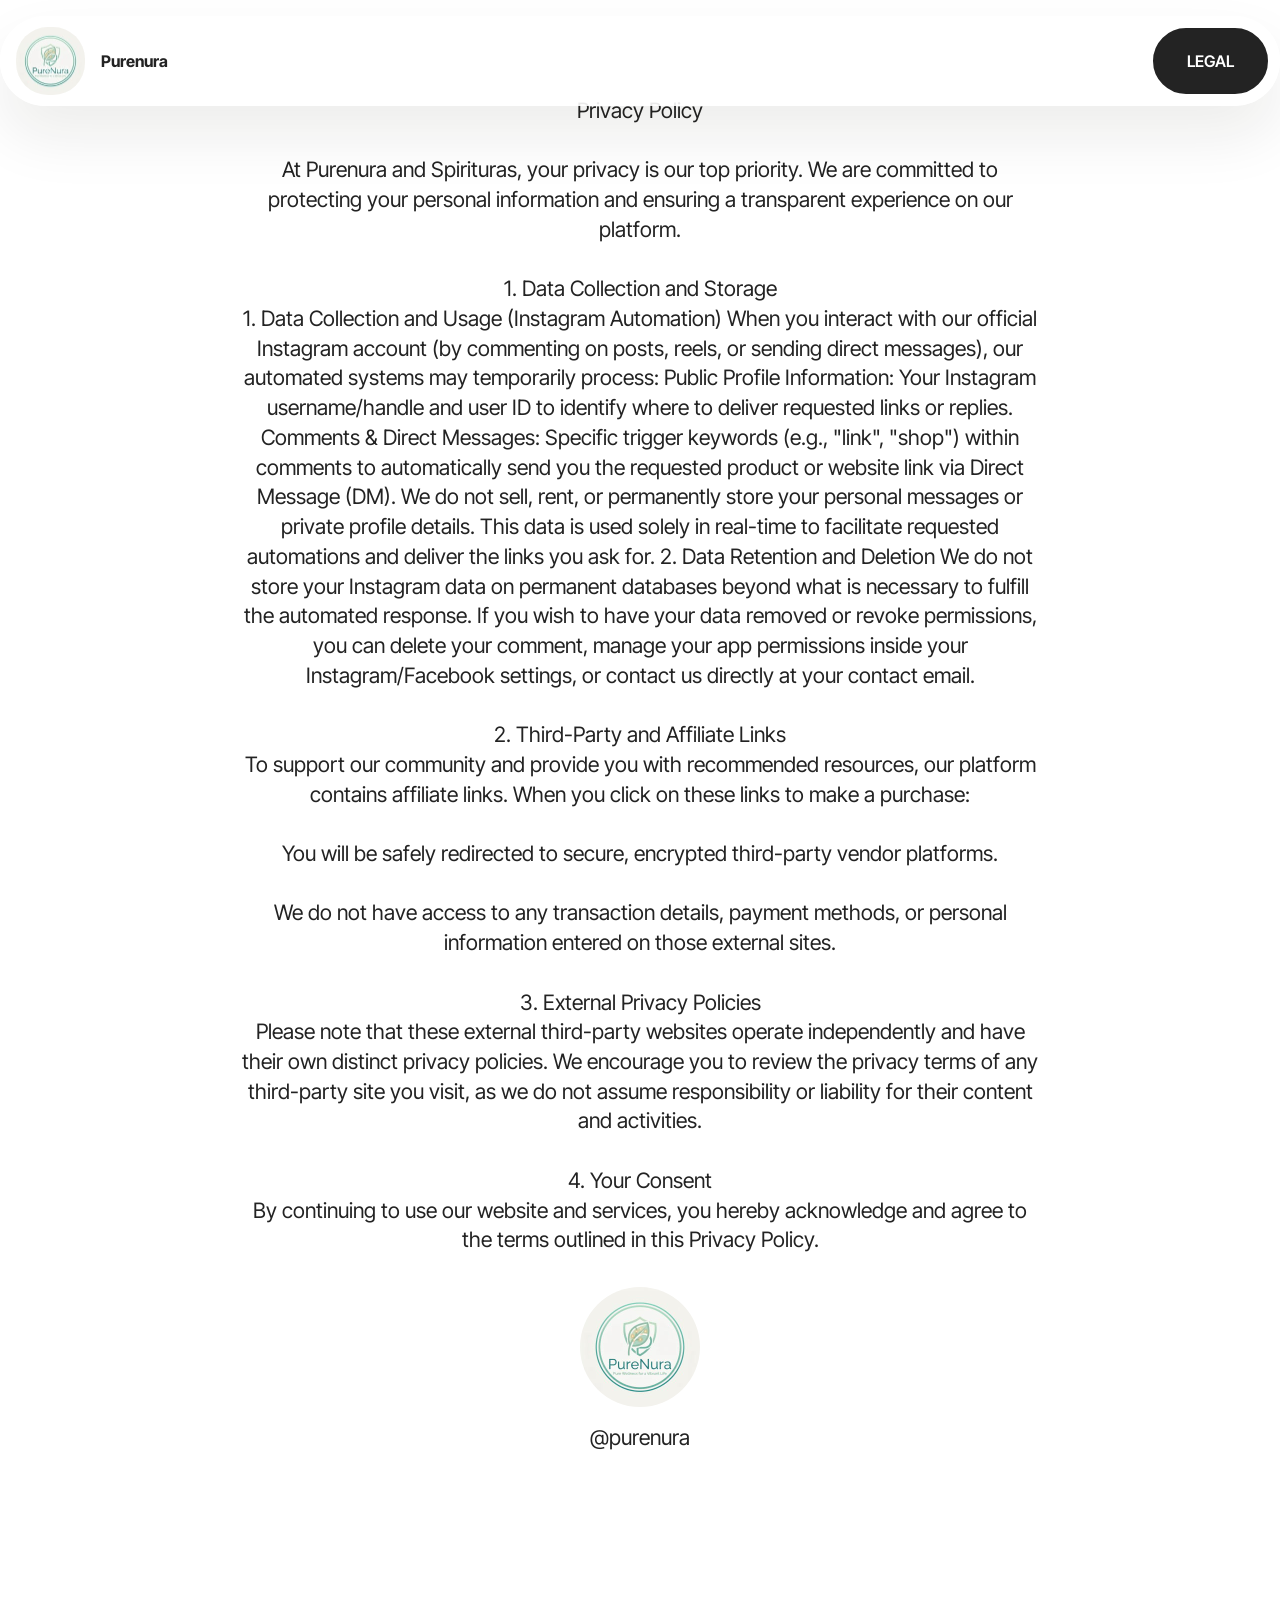
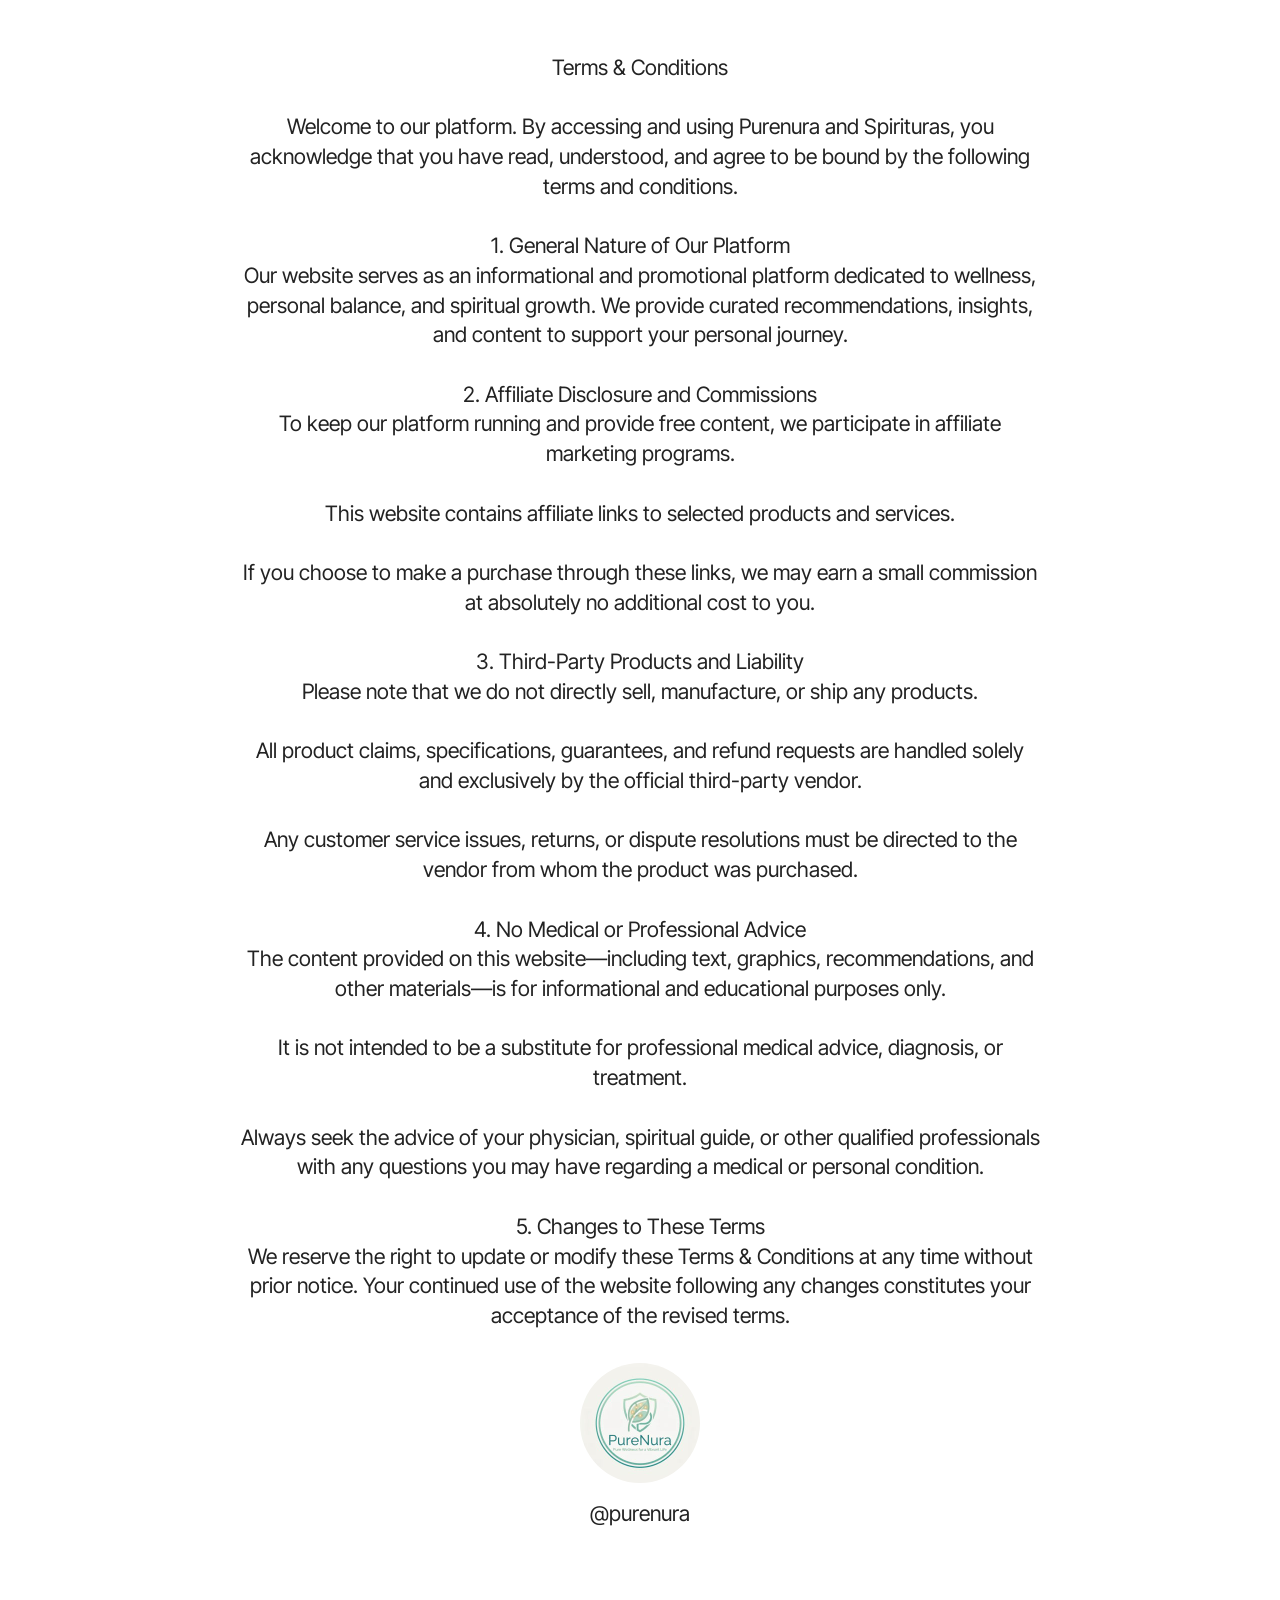
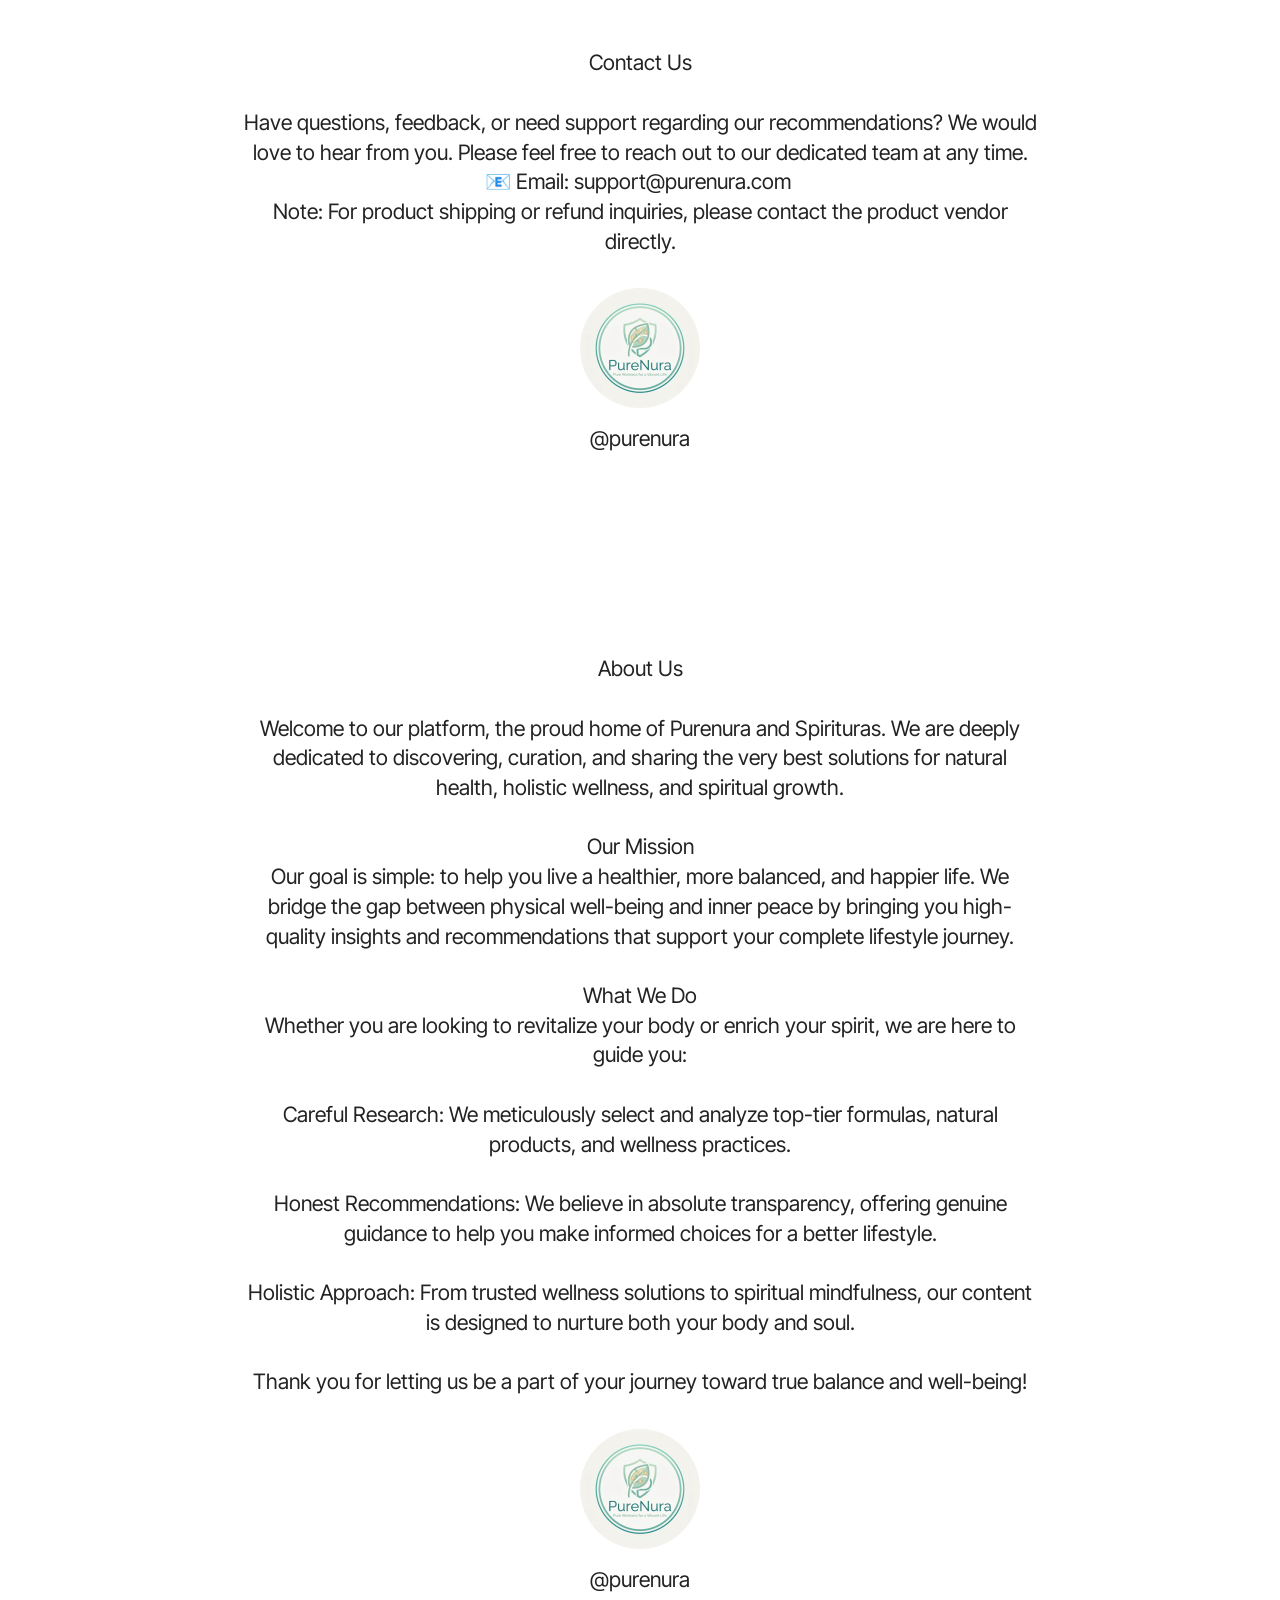
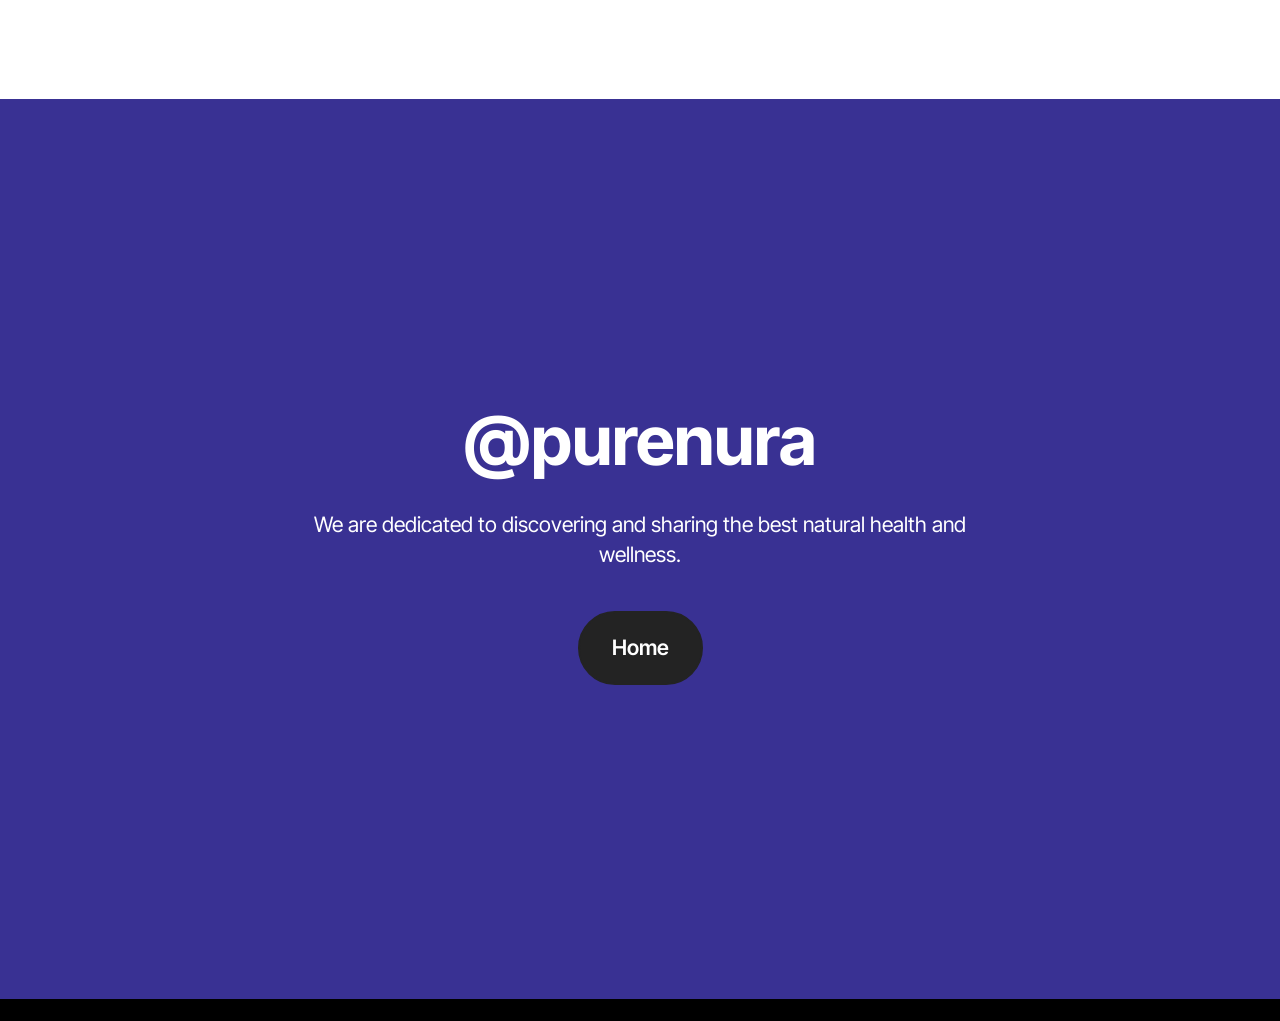
<file: legal.html>
<!DOCTYPE html>
<html lang="en-us">
<head>
<meta http-equiv="content-language" content="en-us">
	
	<!-- Google tag (gtag.js) -->
<script async src="https://www.googletagmanager.com/gtag/js?id=G-4L52GV8CYB"></script>
<script>
  window.dataLayer = window.dataLayer || [];
  function gtag(){dataLayer.push(arguments);}
  gtag('js', new Date());

  gtag('config', 'G-4L52GV8CYB');
</script>
  <!-- Site made with Mobirise Website Builder v6.1.12, https://mobirise.com -->
  <meta charset="UTF-8">
  <meta http-equiv="X-UA-Compatible" content="IE=edge">
  <meta name="generator" content="Mobirise v6.1.12, mobirise.com">
  <meta name="viewport" content="width=device-width, initial-scale=1, minimum-scale=1">
  <link rel="shortcut icon" href="assets/images/f07303ab-848f-4ef4-9c54-1f6215f5f209-137x137.jpg" type="image/x-icon">
  <meta name="description" content="">
  
  
  <title>legal</title>
  <link rel="stylesheet" href="assets/bootstrap/css/bootstrap.min.css">
  <link rel="stylesheet" href="assets/animatecss/animate.css">
  <link rel="stylesheet" href="assets/dropdown/css/style.css">
  <link rel="stylesheet" href="assets/theme/css/style.css">
  <link rel="preload" href="https://fonts.googleapis.com/css2?family=Inter+Tight:wght@400;700&display=swap&display=swap" as="style" onload="this.onload=null;this.rel='stylesheet'">
  <noscript><link rel="stylesheet" href="https://fonts.googleapis.com/css2?family=Inter+Tight:wght@400;700&display=swap&display=swap"></noscript>
  <link rel="preload" as="style" href="assets/mobirise/css/mbr-additional.css?v=PuOkcS"><link rel="stylesheet" href="assets/mobirise/css/mbr-additional.css?v=PuOkcS" type="text/css">

  
  
  
</head>
<body>
  
  <section data-bs-version="5.1" class="menu menu5 cid-vnK7y6Zyas" once="menu" id="menu05-z">
	

	<nav class="navbar navbar-dropdown navbar-fixed-top navbar-expand-lg">
		<div class="container">
			<div class="navbar-brand">
				<span class="navbar-logo">
					
						<a href="index.html"><img src="assets/images/f07303ab-848f-4ef4-9c54-1f6215f5f209-137x137.jpg" alt="purenura logo" style="height: 4.3rem;"></a>
					
				</span>
				<span class="navbar-caption-wrap"><a class="navbar-caption text-black text-primary display-4" href="index.html">Purenura</a></span>
			</div>
			<button class="navbar-toggler" type="button" data-toggle="collapse" data-bs-toggle="collapse" data-target="#navbarSupportedContent" data-bs-target="#navbarSupportedContent" aria-controls="navbarNavAltMarkup" aria-expanded="false" aria-label="Toggle navigation">
				<div class="hamburger">
					<span></span>
					<span></span>
					<span></span>
					<span></span>
				</div>
			</button>
			<div class="collapse navbar-collapse" id="navbarSupportedContent">
				
				<div class="navbar-buttons mbr-section-btn"><a class="btn btn-black display-4" href="legal.html">LEGAL</a></div>
			</div>
		</div>
	</nav>
</section>

<section data-bs-version="5.1" class="people07 cid-vnK1Etwm3I" id="people07-t">
    
    <div class="container">
        <div class="row justify-content-center">
            <div class="col-md-12 col-lg-8">
                <p class="card-text mbr-fonts-style display-7">Privacy Policy<br><br>At Purenura and Spirituras, your privacy is our top priority. We are committed to protecting your personal information and ensuring a transparent experience on our platform.<br><br>1. Data Collection and Storage<br>1. Data Collection and Usage (Instagram Automation)

When you interact with our official Instagram account (by commenting on posts, reels, or sending direct messages), our automated systems may temporarily process:

Public Profile Information: Your Instagram username/handle and user ID to identify where to deliver requested links or replies.

Comments & Direct Messages: Specific trigger keywords (e.g., "link", "shop") within comments to automatically send you the requested product or website link via Direct Message (DM).

We do not sell, rent, or permanently store your personal messages or private profile details. This data is used solely in real-time to facilitate requested automations and deliver the links you ask for.

2. Data Retention and Deletion

We do not store your Instagram data on permanent databases beyond what is necessary to fulfill the automated response.

If you wish to have your data removed or revoke permissions, you can delete your comment, manage your app permissions inside your Instagram/Facebook settings, or contact us directly at your contact email.<br><br>2. Third-Party and Affiliate Links<br>To support our community and provide you with recommended resources, our platform contains affiliate links. When you click on these links to make a purchase:<br><br>You will be safely redirected to secure, encrypted third-party vendor platforms.<br><br>We do not have access to any transaction details, payment methods, or personal information entered on those external sites.<br><br>3. External Privacy Policies<br>Please note that these external third-party websites operate independently and have their own distinct privacy policies. We encourage you to review the privacy terms of any third-party site you visit, as we do not assume responsibility or liability for their content and activities.<br><br>4. Your Consent<br>By continuing to use our website and services, you hereby acknowledge and agree to the terms outlined in this Privacy Policy.<br></p>
                <div class="img-wrapper mt-4 justify-content-center">
                    <img src="assets/images/f07303ab-848f-4ef4-9c54-1f6215f5f209-240x240.webp" alt="purenura logo" data-slide-to="0" data-bs-slide-to="0">
                </div>
                <p class="card-title mbr-fonts-style mt-3 display-7">@purenura</p>
            </div>
        </div>
    </div>
</section>

<section data-bs-version="5.1" class="people07 cid-vnK1VXTQVE" id="people07-u">
    
    <div class="container">
        <div class="row justify-content-center">
            <div class="col-md-12 col-lg-8">
                <p class="card-text mbr-fonts-style display-7">Terms &amp; Conditions<br><br>Welcome to our platform. By accessing and using Purenura and Spirituras, you acknowledge that you have read, understood, and agree to be bound by the following terms and conditions.<br><br>1. General Nature of Our Platform<br>Our website serves as an informational and promotional platform dedicated to wellness, personal balance, and spiritual growth. We provide curated recommendations, insights, and content to support your personal journey.<br><br>2. Affiliate Disclosure and Commissions<br>To keep our platform running and provide free content, we participate in affiliate marketing programs.<br><br>This website contains affiliate links to selected products and services.<br><br>If you choose to make a purchase through these links, we may earn a small commission at absolutely no additional cost to you.<br><br>3. Third-Party Products and Liability<br>Please note that we do not directly sell, manufacture, or ship any products.<br><br>All product claims, specifications, guarantees, and refund requests are handled solely and exclusively by the official third-party vendor.<br><br>Any customer service issues, returns, or dispute resolutions must be directed to the vendor from whom the product was purchased.<br><br>4. No Medical or Professional Advice<br>The content provided on this website—including text, graphics, recommendations, and other materials—is for informational and educational purposes only.<br><br>It is not intended to be a substitute for professional medical advice, diagnosis, or treatment.<br><br>Always seek the advice of your physician, spiritual guide, or other qualified professionals with any questions you may have regarding a medical or personal condition.<br><br>5. Changes to These Terms<br>We reserve the right to update or modify these Terms &amp; Conditions at any time without prior notice. Your continued use of the website following any changes constitutes your acceptance of the revised terms.<br></p>
                <div class="img-wrapper mt-4 justify-content-center">
                    <img src="assets/images/f07303ab-848f-4ef4-9c54-1f6215f5f209-240x240.webp" alt="purenura logo" data-slide-to="0" data-bs-slide-to="0">
                </div>
                <p class="card-title mbr-fonts-style mt-3 display-7">@purenura</p>
            </div>
        </div>
    </div>
</section>

<section data-bs-version="5.1" class="people07 cid-vnK1Wrf5Fh" id="people07-v">
    
    <div class="container">
        <div class="row justify-content-center">
            <div class="col-md-12 col-lg-8">
                <p class="card-text mbr-fonts-style display-7">Contact Us<br><br>Have questions, feedback, or need support regarding our recommendations? We would love to hear from you. Please feel free to reach out to our dedicated team at any time.<br>📧 Email: support@purenura.com&nbsp;<br>Note: For product shipping or refund inquiries, please contact the product vendor directly.</p>
                <div class="img-wrapper mt-4 justify-content-center">
                    <img src="assets/images/f07303ab-848f-4ef4-9c54-1f6215f5f209-240x240.webp" alt="purenura logo" data-slide-to="0" data-bs-slide-to="0">
                </div>
                <p class="card-title mbr-fonts-style mt-3 display-7">@purenura</p>
            </div>
        </div>
    </div>
</section>

<section data-bs-version="5.1" class="people07 cid-vnK1WNHCHV" id="people07-w">
    
    <div class="container">
        <div class="row justify-content-center">
            <div class="col-md-12 col-lg-8">
                <p class="card-text mbr-fonts-style display-7">About Us<br><br>Welcome to our platform, the proud home of Purenura and Spirituras. We are deeply dedicated to discovering, curation, and sharing the very best solutions for natural health, holistic wellness, and spiritual growth.<br><br>Our Mission<br>Our goal is simple: to help you live a healthier, more balanced, and happier life. We bridge the gap between physical well-being and inner peace by bringing you high-quality insights and recommendations that support your complete lifestyle journey.<br><br>What We Do<br>Whether you are looking to revitalize your body or enrich your spirit, we are here to guide you:<br><br>Careful Research: We meticulously select and analyze top-tier formulas, natural products, and wellness practices.<br><br>Honest Recommendations: We believe in absolute transparency, offering genuine guidance to help you make informed choices for a better lifestyle.<br><br>Holistic Approach: From trusted wellness solutions to spiritual mindfulness, our content is designed to nurture both your body and soul.<br><br>Thank you for letting us be a part of your journey toward true balance and well-being!<br></p>
                <div class="img-wrapper mt-4 justify-content-center">
                    <img src="assets/images/f07303ab-848f-4ef4-9c54-1f6215f5f209-240x240.webp" alt="purenura logo" data-slide-to="0" data-bs-slide-to="0">
                </div>
                <p class="card-title mbr-fonts-style mt-3 display-7">@purenura</p>
            </div>
        </div>
    </div>
</section>

<section data-bs-version="5.1" class="header19 cid-vnK3U2fTnT mbr-fullscreen" id="header19-x">
  

  
  
  <div class="container">
    <div class="row">
      <div class="content-wrap col-12 col-md-8">
        <h1 class="mbr-section-title mbr-fonts-style mb-4 display-1">
          <strong>@purenura</strong>
        </h1>
        <p class="mbr-fonts-style mbr-text mb-4 display-7">We are dedicated to discovering and sharing the best natural health and wellness.</p>
        <div class="mbr-section-btn"><a class="btn btn-black display-7" href="index.html">Home</a></div>
        
      </div>
    </div>
  </div>
</section>

<section data-bs-version="5.1" class="footer4 cid-vnKozZAlFb" once="footers" id="footer04-18">

    

    

    <div class="container">
        <div class="media-container-row align-center mbr-white">
            <div class="col-12">
                <p class="mbr-text mb-0 mbr-fonts-style display-4">
                    © Copyright 2026 Purenura - All Rights Reserved
                </p>
            </div>
        </div>
    </div>
</section><script src="assets/bootstrap/js/bootstrap.bundle.min.js"></script>  <script src="assets/smoothscroll/smooth-scroll.js"></script>  <script src="assets/ytplayer/index.js"></script>  <script src="assets/dropdown/js/navbar-dropdown.js"></script>  <script src="assets/theme/js/script.js"></script>  
  
  
  <input name="animation" type="hidden">
  </body>
</html>
</file>
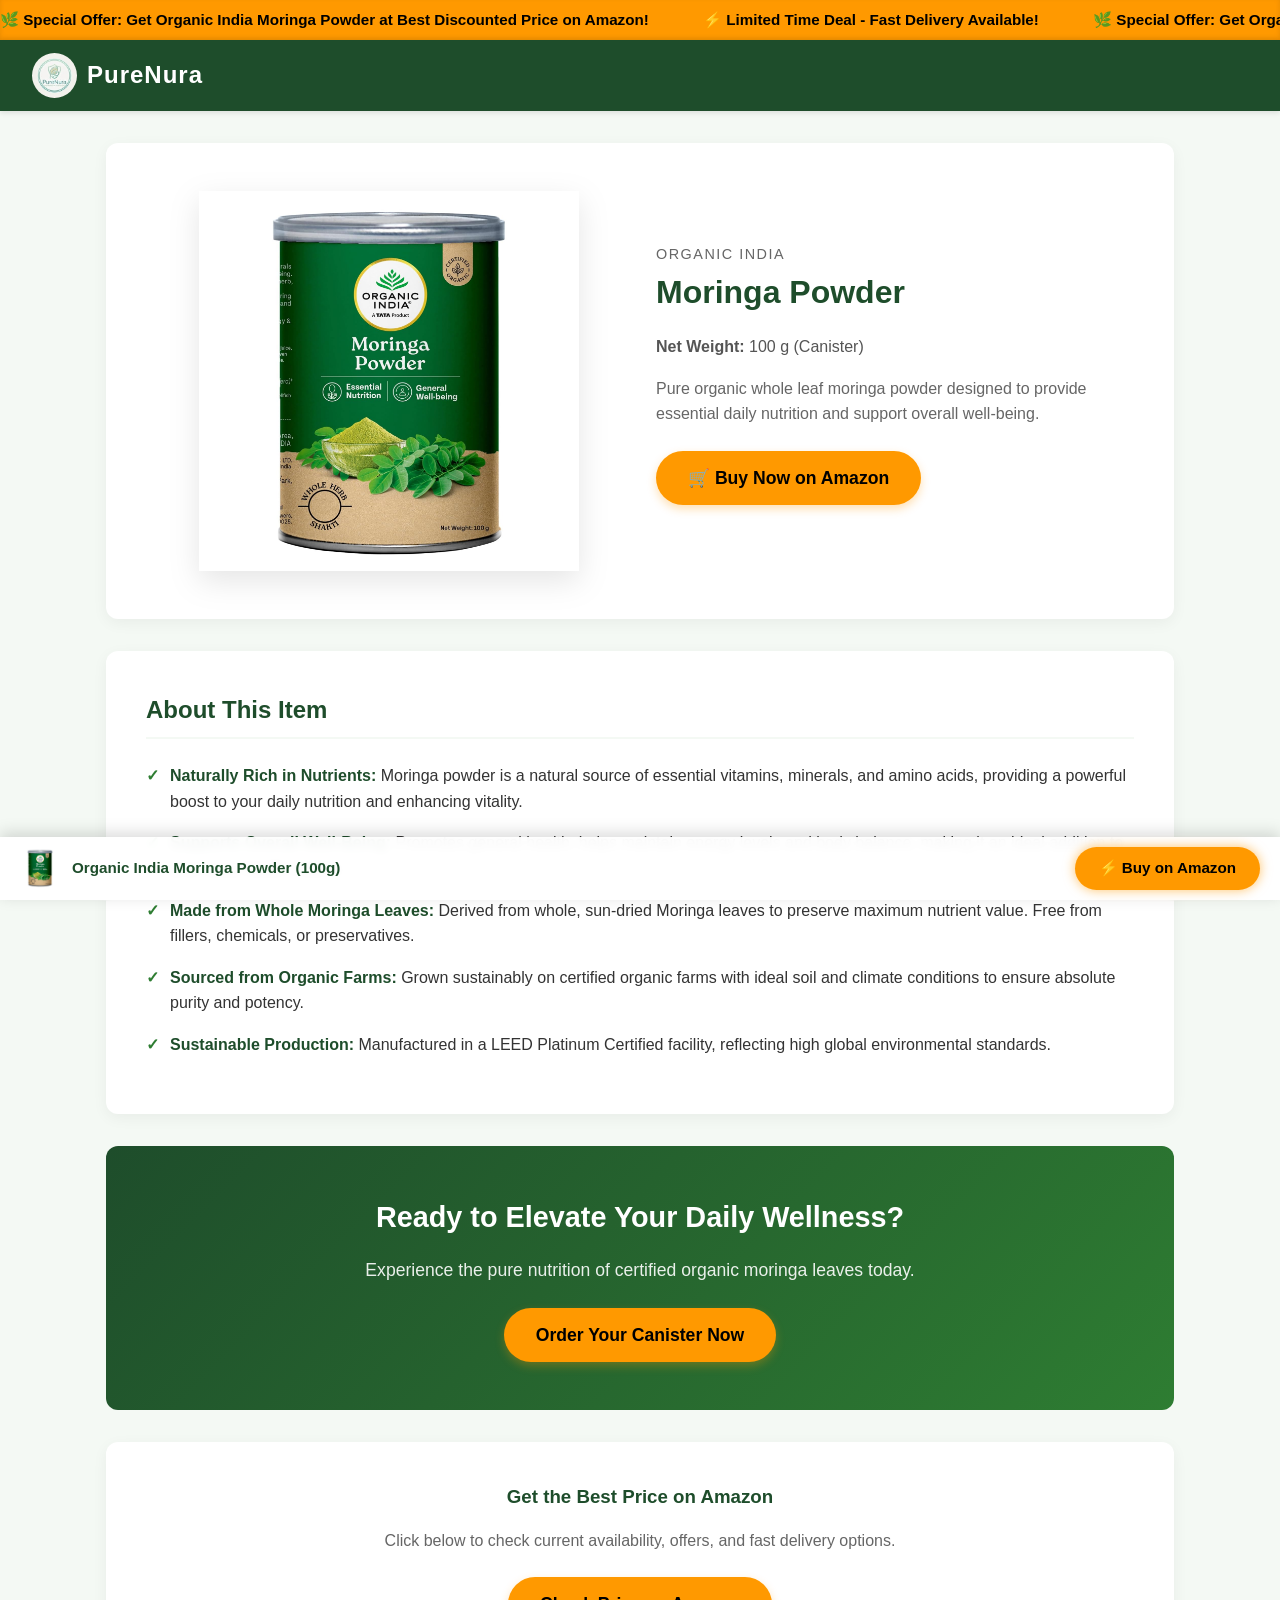
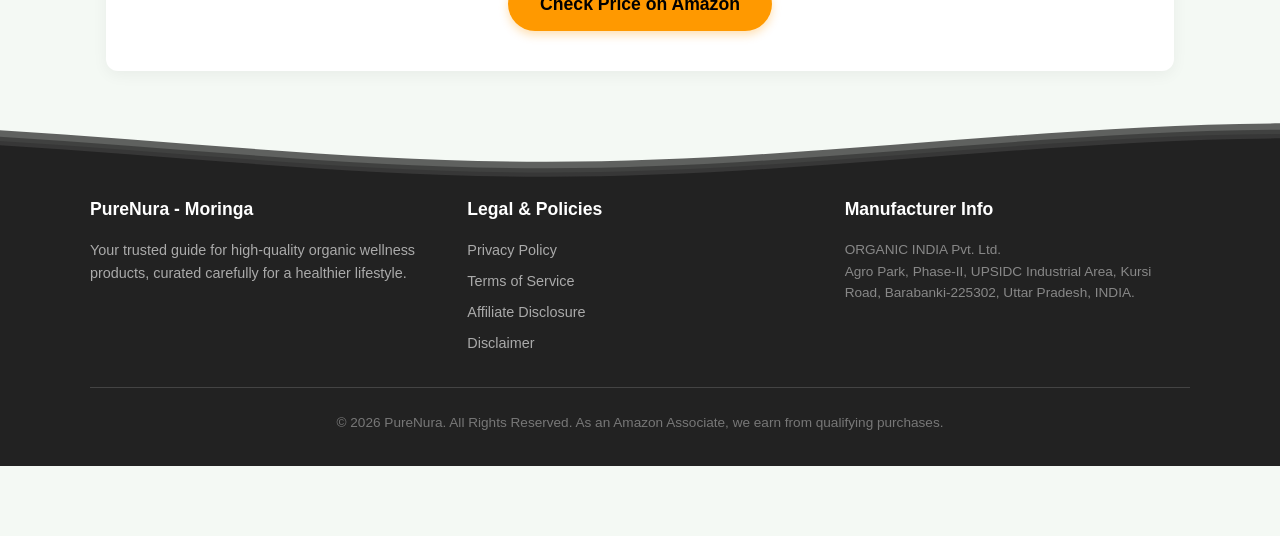
<file: moringa.html>
<!DOCTYPE html>
<html lang="en-us">
<head>
    <meta charset="UTF-8">
    <meta name="viewport" content="width=device-width, initial-scale=1.0">
    <meta http-equiv="content-language" content="en-us">
    
    <!-- Page Title & Description -->
    <title>Moringa Powder Review - Benefits, Ingredients & Results</title>
    <meta name="description" content="Discover the ultimate Organic India Moringa Powder review. Explore its powerful natural nutrients, organic whole leaf ingredients, health benefits, and where to buy online."/>
    
    <!-- Google tag (gtag.js) -->
    <script async src="https://www.googletagmanager.com/gtag/js?id=G-4L52GV8CYB"></script>
    <script>
      window.dataLayer = window.dataLayer || [];
      function gtag(){dataLayer.push(arguments);}
      gtag('js', new Date());
      gtag('config', 'G-4L52GV8CYB');
    </script>

    <style>
        :root {
            --primary-color: #1e4d2b;
            --secondary-color: #2e7d32;
            --accent-color: #ff9900;
            --light-bg: #f4f9f4;
            --text-color: #333333;
            --white: #ffffff;
        }

        * {
            margin: 0;
            padding: 0;
            box-sizing: border-box;
            font-family: 'Segoe UI', Tahoma, Geneva, Verdana, sans-serif;
        }

        body {
            background-color: var(--light-bg);
            color: var(--text-color);
            line-height: 1.6;
            padding-bottom: 70px;
            overflow-x: hidden;
        }

        /* Moving Announcement Bar (Speed halved to 36s) */
        .announcement-bar {
            background-color: var(--accent-color);
            color: #000;
            font-weight: bold;
            padding: 8px 0;
            overflow: hidden;
            white-space: nowrap;
            width: 100%;
            font-size: 0.95rem;
            box-shadow: inset 0 -2px 5px rgba(0,0,0,0.1);
        }

        .announcement-track {
            display: inline-block;
            animation: marquee 36s linear infinite;
        }

        .announcement-track span {
            margin-right: 50px;
        }

        @keyframes marquee {
            0% { transform: translateX(0%); }
            100% { transform: translateX(-100%); }
        }

        /* Header */
        header {
            background-color: var(--primary-color);
            color: var(--white);
            padding: 0.8rem 2rem;
            display: flex;
            justify-content: space-between;
            align-items: center;
            box-shadow: 0 2px 5px rgba(0,0,0,0.1);
        }

        .logo-container {
            display: flex;
            align-items: center;
            gap: 10px;
        }

        .logo-container img {
            width: 45px;
            height: 45px;
            border-radius: 50%;
            object-fit: cover;
        }

        .logo {
            font-size: 1.5rem;
            font-weight: bold;
            letter-spacing: 1px;
        }

        /* Main Container */
        .container {
            max-width: 1100px;
            margin: 2rem auto;
            padding: 0 1rem;
            position: relative;
            z-index: 2;
        }

        /* Product Showcase Section */
        .product-section {
            background: var(--white);
            display: flex;
            flex-wrap: wrap;
            border-radius: 12px;
            box-shadow: 0 4px 15px rgba(0,0,0,0.05);
            overflow: hidden;
            margin-bottom: 2rem;
            padding: 2rem;
            align-items: center;
            justify-content: space-between;
        }

        .product-image-container {
            flex: 1;
            min-width: 280px;
            padding: 1rem;
            display: flex;
            justify-content: center;
            align-items: center;
        }

        .product-image-container img {
            max-width: 100%;
            height: auto;
            max-height: 380px;
            object-fit: contain;
            filter: drop-shadow(0 10px 15px rgba(0,0,0,0.1));
        }

        .product-details {
            flex: 1;
            min-width: 280px;
            padding: 1rem;
        }

        .brand-name {
            font-size: 0.9rem;
            text-transform: uppercase;
            color: #666;
            letter-spacing: 1.5px;
            margin-bottom: 0.5rem;
        }

        .product-title {
            font-size: 2rem;
            color: var(--primary-color);
            margin-bottom: 1rem;
        }

        .product-weight {
            font-size: 1rem;
            color: #555;
            margin-bottom: 1rem;
        }

        .product-description-short {
            margin-bottom: 1.5rem;
            color: #666;
        }

        /* Buy Button Styles */
        .buy-btn {
            display: inline-block;
            background-color: var(--accent-color);
            color: #000;
            padding: 0.8rem 2rem;
            font-size: 1.1rem;
            font-weight: bold;
            text-align: center;
            text-decoration: none;
            border-radius: 30px;
            box-shadow: 0 4px 10px rgba(255, 153, 0, 0.3);
            transition: all 0.3s ease;
            cursor: pointer;
            border: none;
        }

        .buy-btn:hover {
            background-color: #e68a00;
            transform: translateY(-2px);
            box-shadow: 0 6px 15px rgba(255, 153, 0, 0.4);
        }

        .btn-container {
            margin: 1rem 0;
        }

        /* Middle CTA Section */
        .mid-cta {
            background: linear-gradient(135deg, var(--primary-color), var(--secondary-color));
            color: var(--white);
            text-align: center;
            padding: 3rem 2rem;
            border-radius: 12px;
            margin-bottom: 2rem;
        }

        .mid-cta h2 {
            margin-bottom: 1rem;
            font-size: 1.8rem;
        }

        .mid-cta p {
            margin-bottom: 1.5rem;
            font-size: 1.1rem;
            opacity: 0.9;
        }

        /* About This Item Section */
        .about-section {
            background: var(--white);
            padding: 2.5rem;
            border-radius: 12px;
            box-shadow: 0 4px 15px rgba(0,0,0,0.05);
            margin-bottom: 2rem;
        }

        .about-section h3 {
            font-size: 1.5rem;
            color: var(--primary-color);
            margin-bottom: 1.5rem;
            border-bottom: 2px solid var(--light-bg);
            padding-bottom: 0.5rem;
        }

        .feature-list {
            list-style-type: none;
        }

        .feature-list li {
            margin-bottom: 1rem;
            position: relative;
            padding-left: 1.5rem;
        }

        .feature-list li::before {
            content: "✓";
            position: absolute;
            left: 0;
            color: var(--secondary-color);
            font-weight: bold;
        }

        .feature-list li strong {
            color: var(--primary-color);
        }

        /* Bottom CTA Section */
        .bottom-cta {
            text-align: center;
            background: var(--white);
            padding: 2.5rem;
            border-radius: 12px;
            box-shadow: 0 4px 15px rgba(0,0,0,0.05);
            margin-bottom: 3rem;
        }

        /* Water Wave Effect Container */
        .wave-container {
            position: relative;
            width: 100%;
            height: 60px;
            overflow: hidden;
            background: transparent;
            margin-top: 2rem;
            z-index: 2;
        }

        .waves {
            position: relative;
            width: 100%;
            height: 60px;
            margin-bottom: -7px;
        }

        .parallax > use {
            animation: move-wave 25s cubic-bezier(.55,.5,.45,.5) infinite;
        }
        .parallax > use:nth-child(1) {
            animation-delay: -2s;
            animation-duration: 7s;
            fill: rgba(34, 34, 34, 0.7);
        }
        .parallax > use:nth-child(2) {
            animation-delay: -3s;
            animation-duration: 10s;
            fill: rgba(34, 34, 34, 0.5);
        }
        .parallax > use:nth-child(3) {
            animation-delay: -4s;
            animation-duration: 13s;
            fill: rgba(34, 34, 34, 0.3);
        }
        .parallax > use:nth-child(4) {
            animation-delay: -5s;
            animation-duration: 20s;
            fill: #222222;
        }

        @keyframes move-wave {
            0% { transform: translate3d(-90px,0,0); }
            100% { transform: translate3d(85px,0,0); }
        }

        /* Legal & Footer Section */
        footer {
            background-color: #222;
            color: #aaa;
            padding: 1rem 1rem 2rem;
            font-size: 0.9rem;
            position: relative;
            z-index: 2;
        }

        .footer-content {
            max-width: 1100px;
            margin: 0 auto;
            display: flex;
            flex-wrap: wrap;
            justify-content: space-between;
            gap: 2rem;
            margin-bottom: 1.5rem;
            border-bottom: 1px solid #444;
            padding-bottom: 1.5rem;
        }

        .footer-col {
            flex: 1;
            min-width: 250px;
        }

        .footer-col h4 {
            color: var(--white);
            margin-bottom: 1rem;
            font-size: 1.1rem;
        }

        .footer-col ul {
            list-style: none;
        }

        .footer-col ul li {
            margin-bottom: 0.5rem;
        }

        .footer-col ul li a {
            color: #aaa;
            text-decoration: none;
            transition: color 0.2s;
        }

        .footer-col ul li a:hover {
            color: var(--white);
        }

        .copyright {
            text-align: center;
            color: #777;
            font-size: 0.85rem;
        }

        /* Animated Sticky Bottom Bar */
        .sticky-footer-bar {
            position: fixed;
            bottom: 0;
            left: 0;
            width: 100%;
            background: rgba(255, 255, 255, 0.95);
            backdrop-filter: blur(5px);
            box-shadow: 0 -4px 15px rgba(0,0,0,0.15);
            padding: 10px 20px;
            display: flex;
            justify-content: space-between;
            align-items: center;
            z-index: 1001;
            animation: stickyPulseBar 3s ease-in-out infinite;
        }

        @keyframes stickyPulseBar {
            0%, 100% { border-top: 3px solid var(--accent-color); }
            50% { border-top: 3px solid var(--primary-color); }
        }

        .sticky-product-info {
            display: flex;
            align-items: center;
            gap: 12px;
        }

        .sticky-product-info img {
            width: 40px;
            height: 40px;
            object-fit: contain;
            border-radius: 4px;
        }

        .sticky-product-title {
            font-size: 0.95rem;
            font-weight: bold;
            color: var(--primary-color);
        }

        .sticky-btn {
            background-color: var(--accent-color);
            color: #000;
            padding: 0.6rem 1.5rem;
            font-size: 0.95rem;
            font-weight: bold;
            text-decoration: none;
            border-radius: 25px;
            box-shadow: 0 0 12px rgba(255, 153, 0, 0.6);
            animation: buttonGlowPulse 1.5s infinite;
        }

        @keyframes buttonGlowPulse {
            0% { transform: scale(1); box-shadow: 0 0 0 0 rgba(255, 153, 0, 0.7); }
            70% { transform: scale(1.04); box-shadow: 0 0 0 10px rgba(255, 153, 0, 0); }
            100% { transform: scale(1); box-shadow: 0 0 0 0 rgba(255, 153, 0, 0); }
        }

        @media (max-width: 768px) {
            .sticky-product-title {
                display: none;
            }
        }
    </style>
</head>
<body>

    <!-- Moving Announcement Bar -->
    <div class="announcement-bar">
        <div class="announcement-track">
            <span>🌿 Special Offer: Get Organic India Moringa Powder at Best Discounted Price on Amazon!</span>
            <span>⚡ Limited Time Deal - Fast Delivery Available!</span>
            <span>🌿 Special Offer: Get Organic India Moringa Powder at Best Discounted Price on Amazon!</span>
            <span>⚡ Limited Time Deal - Fast Delivery Available!</span>
        </div>
    </div>

    <!-- Header -->
    <header>
        <div class="logo-container">
            <img src="101.jpg" alt="PureNura Logo">
            <div class="logo">PureNura</div>
        </div>
    </header>

    <!-- Main Container -->
    <div class="container">

        <!-- Product Showcase Section with Bottle Image (Buy Button #1) -->
        <section class="product-section">
            <div class="product-image-container">
                <img src="moringa11.jpg" alt="Organic India Moringa Powder Bottle">
            </div>
            <div class="product-details">
                <span class="brand-name">Organic India</span>
                <h1 class="product-title">Moringa Powder</h1>
                <p class="product-weight"><strong>Net Weight:</strong> 100 g (Canister)</p>
                <p class="product-description-short">Pure organic whole leaf moringa powder designed to provide essential daily nutrition and support overall well-being.</p>
                
                <div class="btn-container">
                    <a href="https://link.amazon/B03nylvuM" target="_blank" class="buy-btn">🛒 Buy Now on Amazon</a>
                </div>
            </div>
        </section>

        <!-- About This Item Section -->
        <section class="about-section">
            <h3>About This Item</h3>
            <ul class="feature-list">
                <li><strong>Naturally Rich in Nutrients:</strong> Moringa powder is a natural source of essential vitamins, minerals, and amino acids, providing a powerful boost to your daily nutrition and enhancing vitality.</li>
                <li><strong>Supports Overall Well-Being:</strong> Promotes general health, helps maintain energy levels and body balance, making it an ideal addition to your daily health routine.</li>
                <li><strong>Made from Whole Moringa Leaves:</strong> Derived from whole, sun-dried Moringa leaves to preserve maximum nutrient value. Free from fillers, chemicals, or preservatives.</li>
                <li><strong>Sourced from Organic Farms:</strong> Grown sustainably on certified organic farms with ideal soil and climate conditions to ensure absolute purity and potency.</li>
                <li><strong>Sustainable Production:</strong> Manufactured in a LEED Platinum Certified facility, reflecting high global environmental standards.</li>
            </ul>
        </section>

        <!-- Mid-Page CTA Section (Buy Button #2) -->
        <section class="mid-cta">
            <h2>Ready to Elevate Your Daily Wellness?</h2>
            <p>Experience the pure nutrition of certified organic moringa leaves today.</p>
            <a href="https://link.amazon/B03nylvuM" target="_blank" class="buy-btn">Order Your Canister Now</a>
        </section>

        <!-- Additional Information Section / Bottom CTA (Buy Button #3) -->
        <section class="bottom-cta">
            <h3 style="color: var(--primary-color); margin-bottom: 1rem;">Get the Best Price on Amazon</h3>
            <p style="color: #666; margin-bottom: 1.5rem;">Click below to check current availability, offers, and fast delivery options.</p>
            <a href="https://link.amazon/B03nylvuM" target="_blank" class="buy-btn">Check Price on Amazon</a>
        </section>

    </div>

    <!-- Water Wave Divider Animation -->
    <div class="wave-container">
        <svg class="waves" xmlns="http://www.w3.org/2000/svg" xmlns:xlink="http://www.w3.org/1999/xlink"
        viewBox="0 24 150 28" preserveAspectRatio="none" shape-rendering="auto">
            <defs>
                <path id="gentle-wave" d="M-160 44c30 0 58-18 88-18s 58 18 88 18 58-18 88-18 58 18 88 18 v44h-352z" />
            </defs>
            <g class="parallax">
                <use xlink:href="#gentle-wave" x="48" y="0" />
                <use xlink:href="#gentle-wave" x="48" y="3" />
                <use xlink:href="#gentle-wave" x="48" y="5" />
                <use xlink:href="#gentle-wave" x="48" y="7" />
            </g>
        </svg>
    </div>

    <!-- Legal Section & Footer -->
    <footer>
        <div class="footer-content">
            <div class="footer-col">
                <h4>PureNura - Moringa</h4>
                <p>Your trusted guide for high-quality organic wellness products, curated carefully for a healthier lifestyle.</p>
            </div>
            <div class="footer-col">
                <h4>Legal & Policies</h4>
                <ul>
                    <li><a href="https://purenura.github.io/purenura/legal.html">Privacy Policy</a></li>
                    <li><a href="https://purenura.github.io/purenura/legal.html">Terms of Service</a></li>
                    <li><a href="https://purenura.github.io/purenura/legal.html">Affiliate Disclosure</a></li>
                    <li><a href="https://purenura.github.io/purenura/legal.html">Disclaimer</a></li>
                </ul>
            </div>
            <div class="footer-col">
                <h4>Manufacturer Info</h4>
                <p style="font-size: 0.85rem; color: #888;">ORGANIC INDIA Pvt. Ltd.<br>Agro Park, Phase-II, UPSIDC Industrial Area, Kursi Road, Barabanki-225302, Uttar Pradesh, INDIA.</p>
            </div>
        </div>
        <div class="copyright">
            <p>&copy; 2026 PureNura. All Rights Reserved. As an Amazon Associate, we earn from qualifying purchases.</p>
        </div>
    </footer>

    <!-- Sticky Bottom Bar with Amazon Link -->
    <div class="sticky-footer-bar">
        <div class="sticky-product-info">
            <img src="moringa11.jpg" alt="Moringa Powder">
            <span class="sticky-product-title">Organic India Moringa Powder (100g)</span>
        </div>
        <a href="https://link.amazon/B03nylvuM" target="_blank" class="sticky-btn">⚡ Buy on Amazon</a>
    </div>

</body>
</html>
</file>
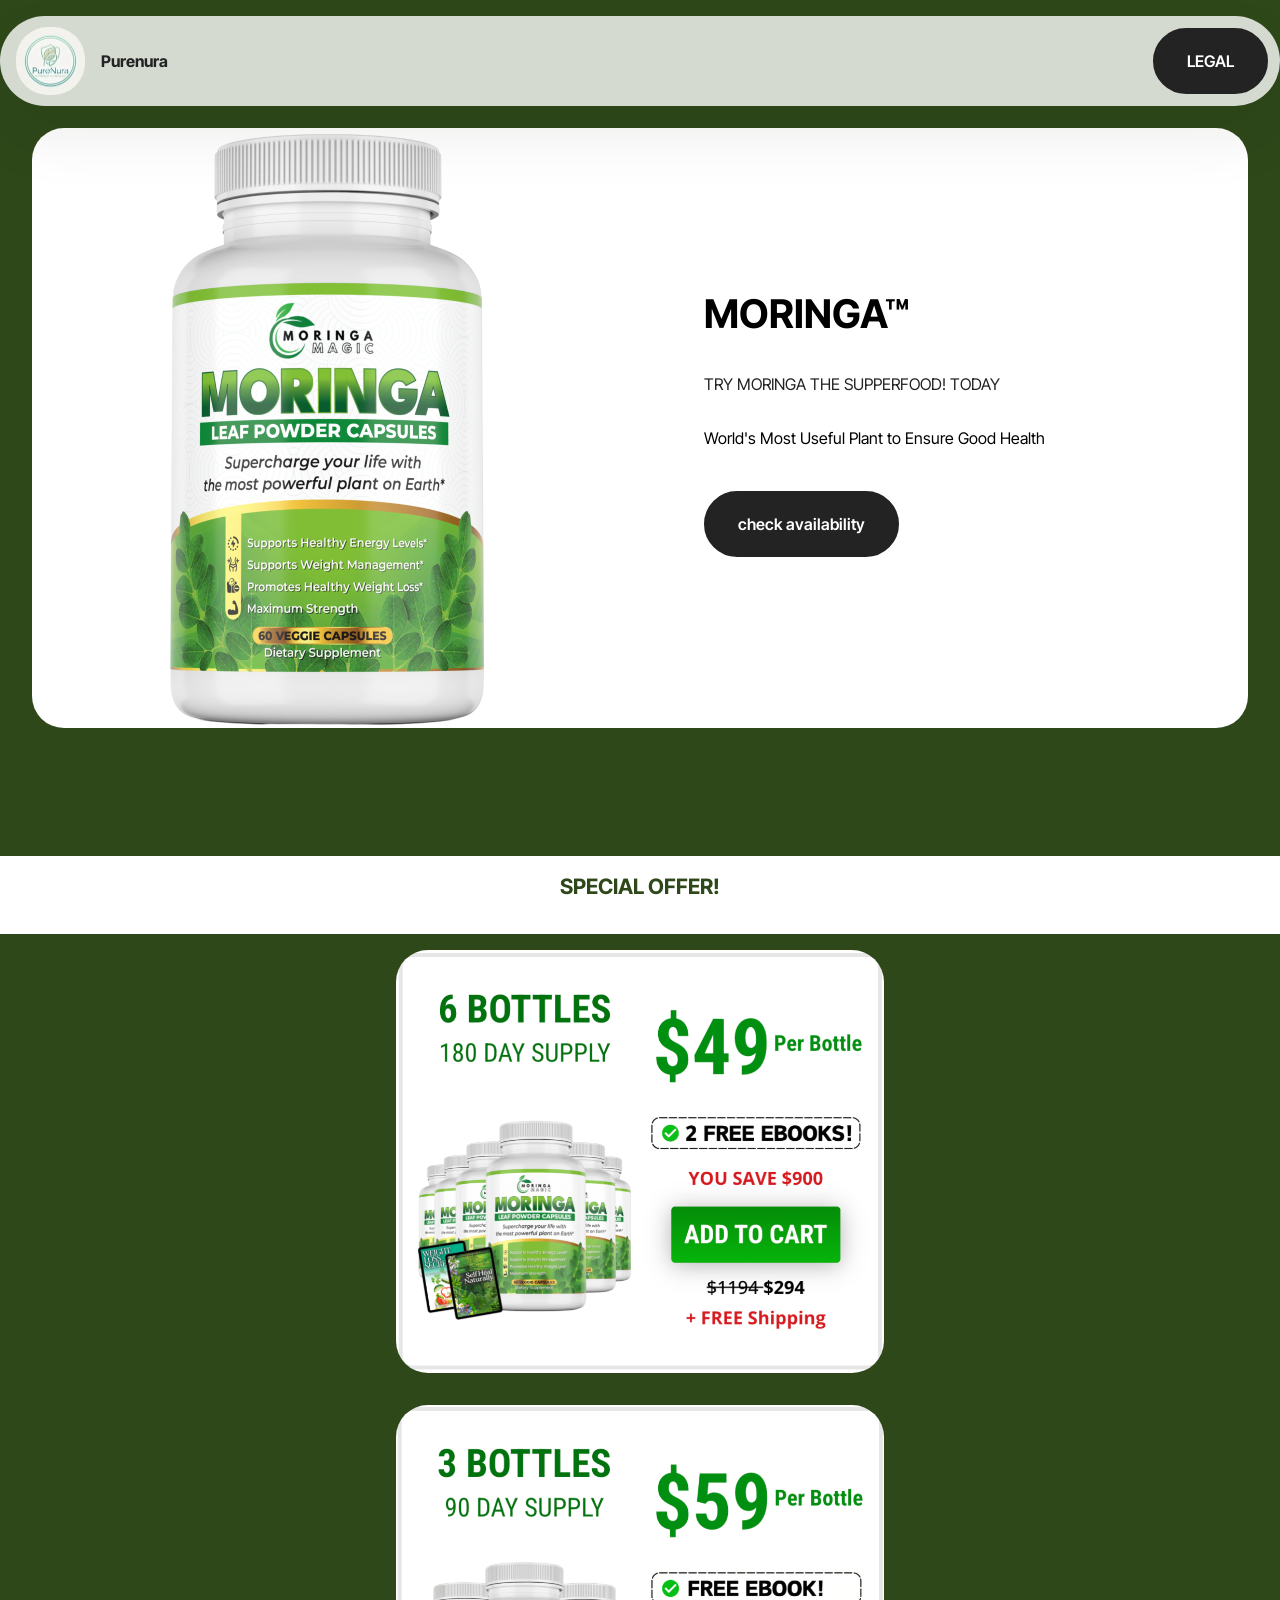
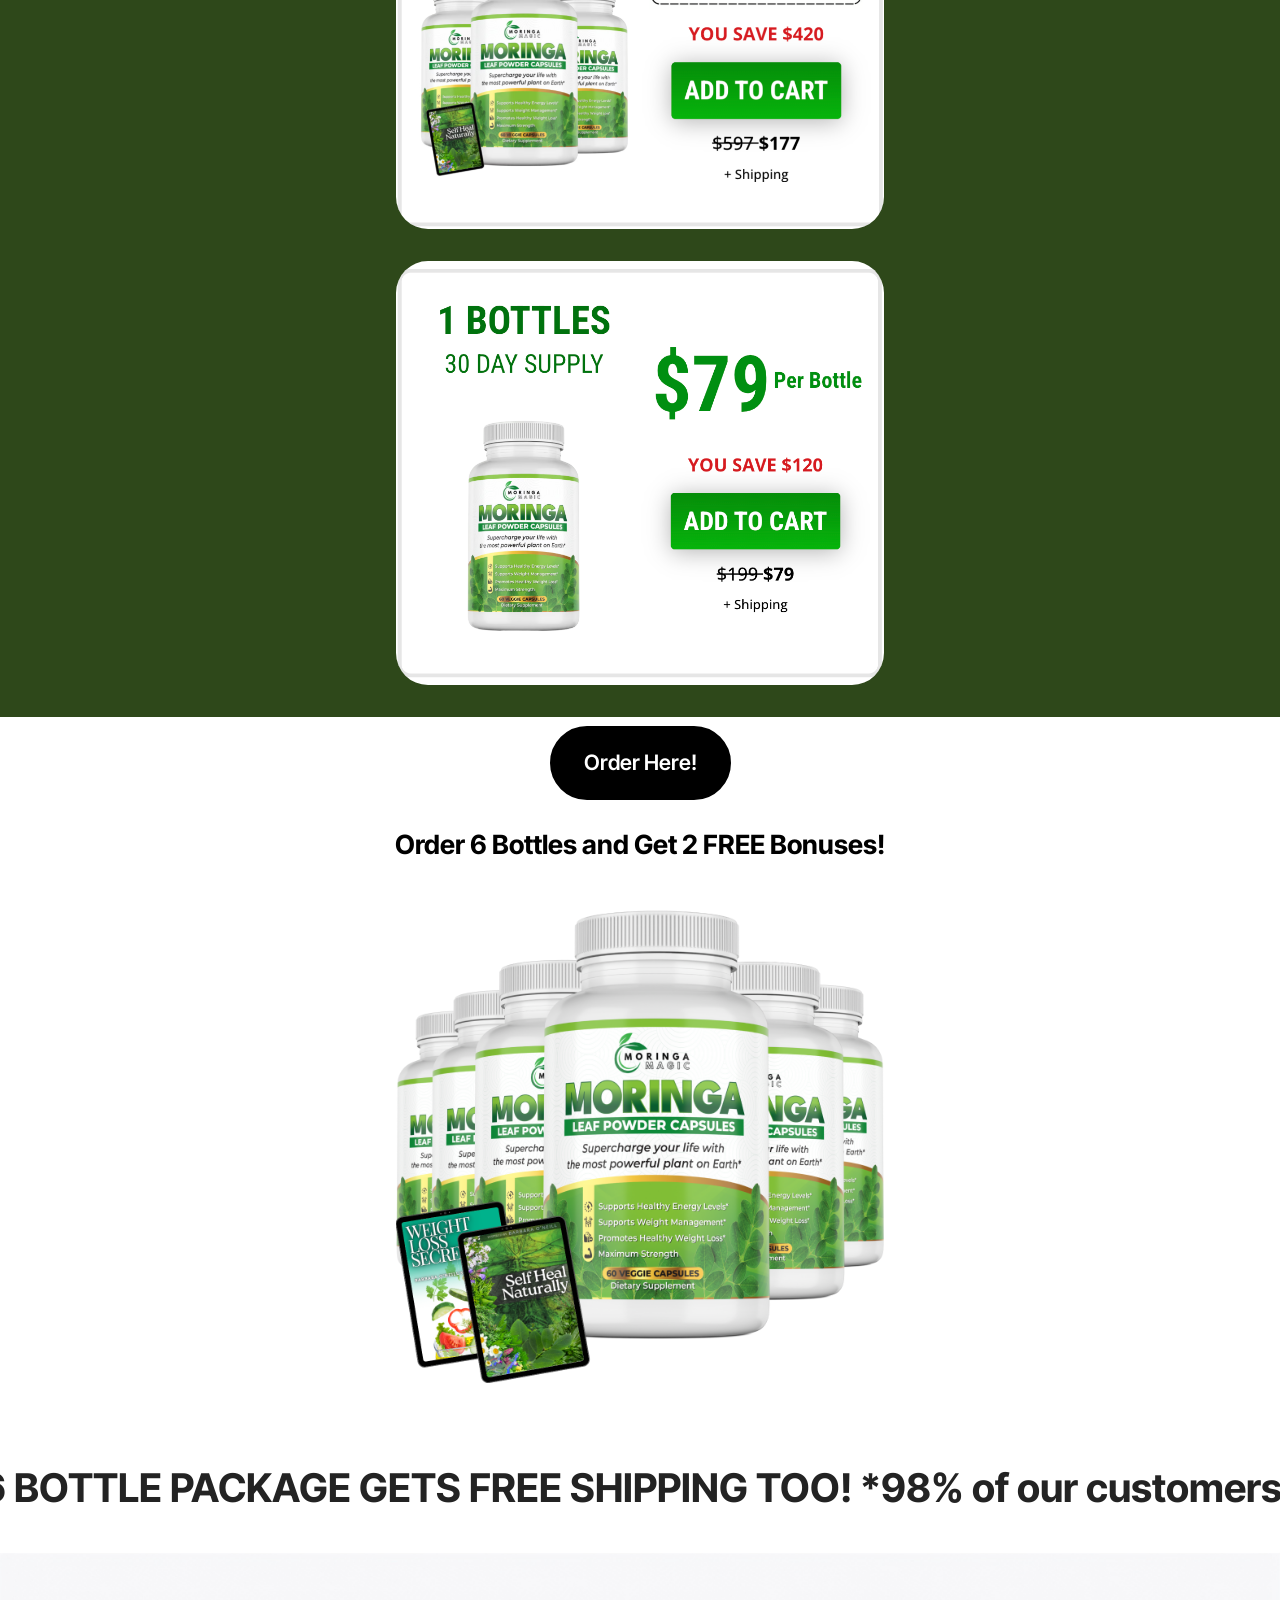
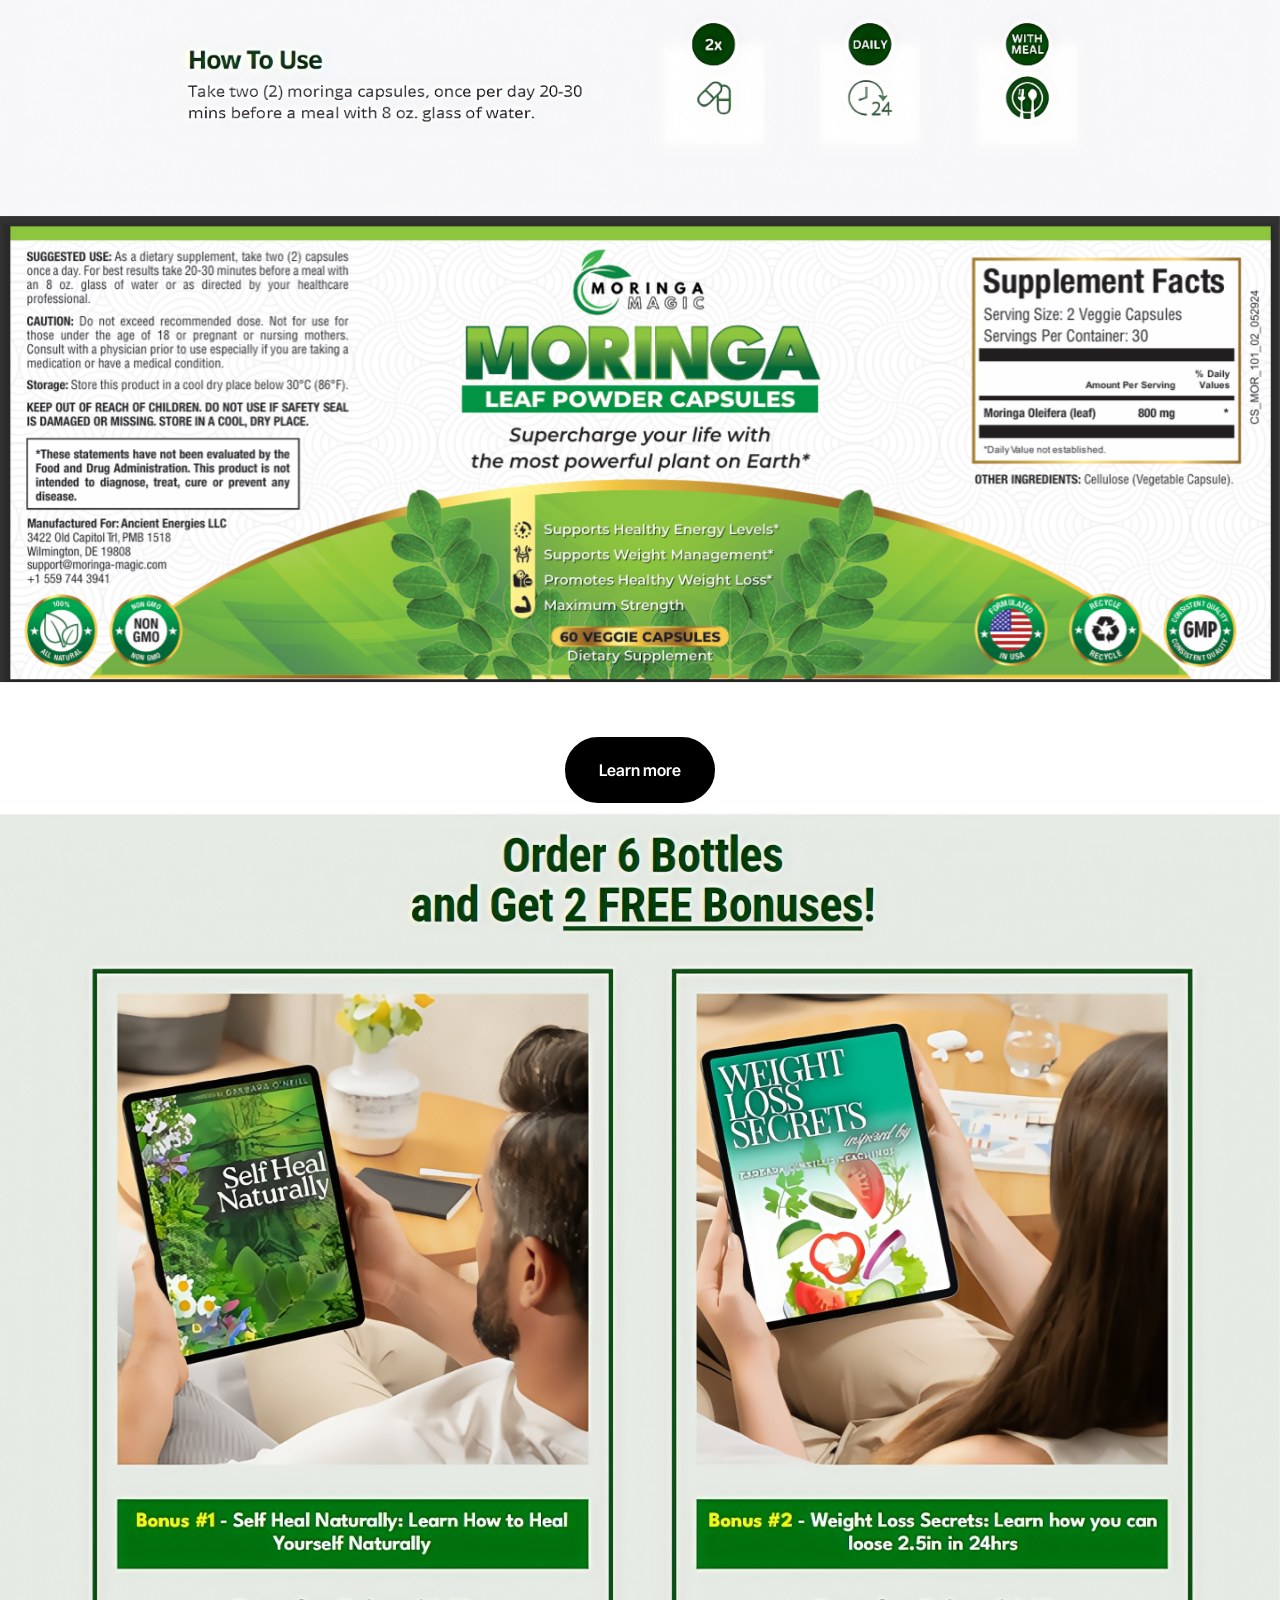
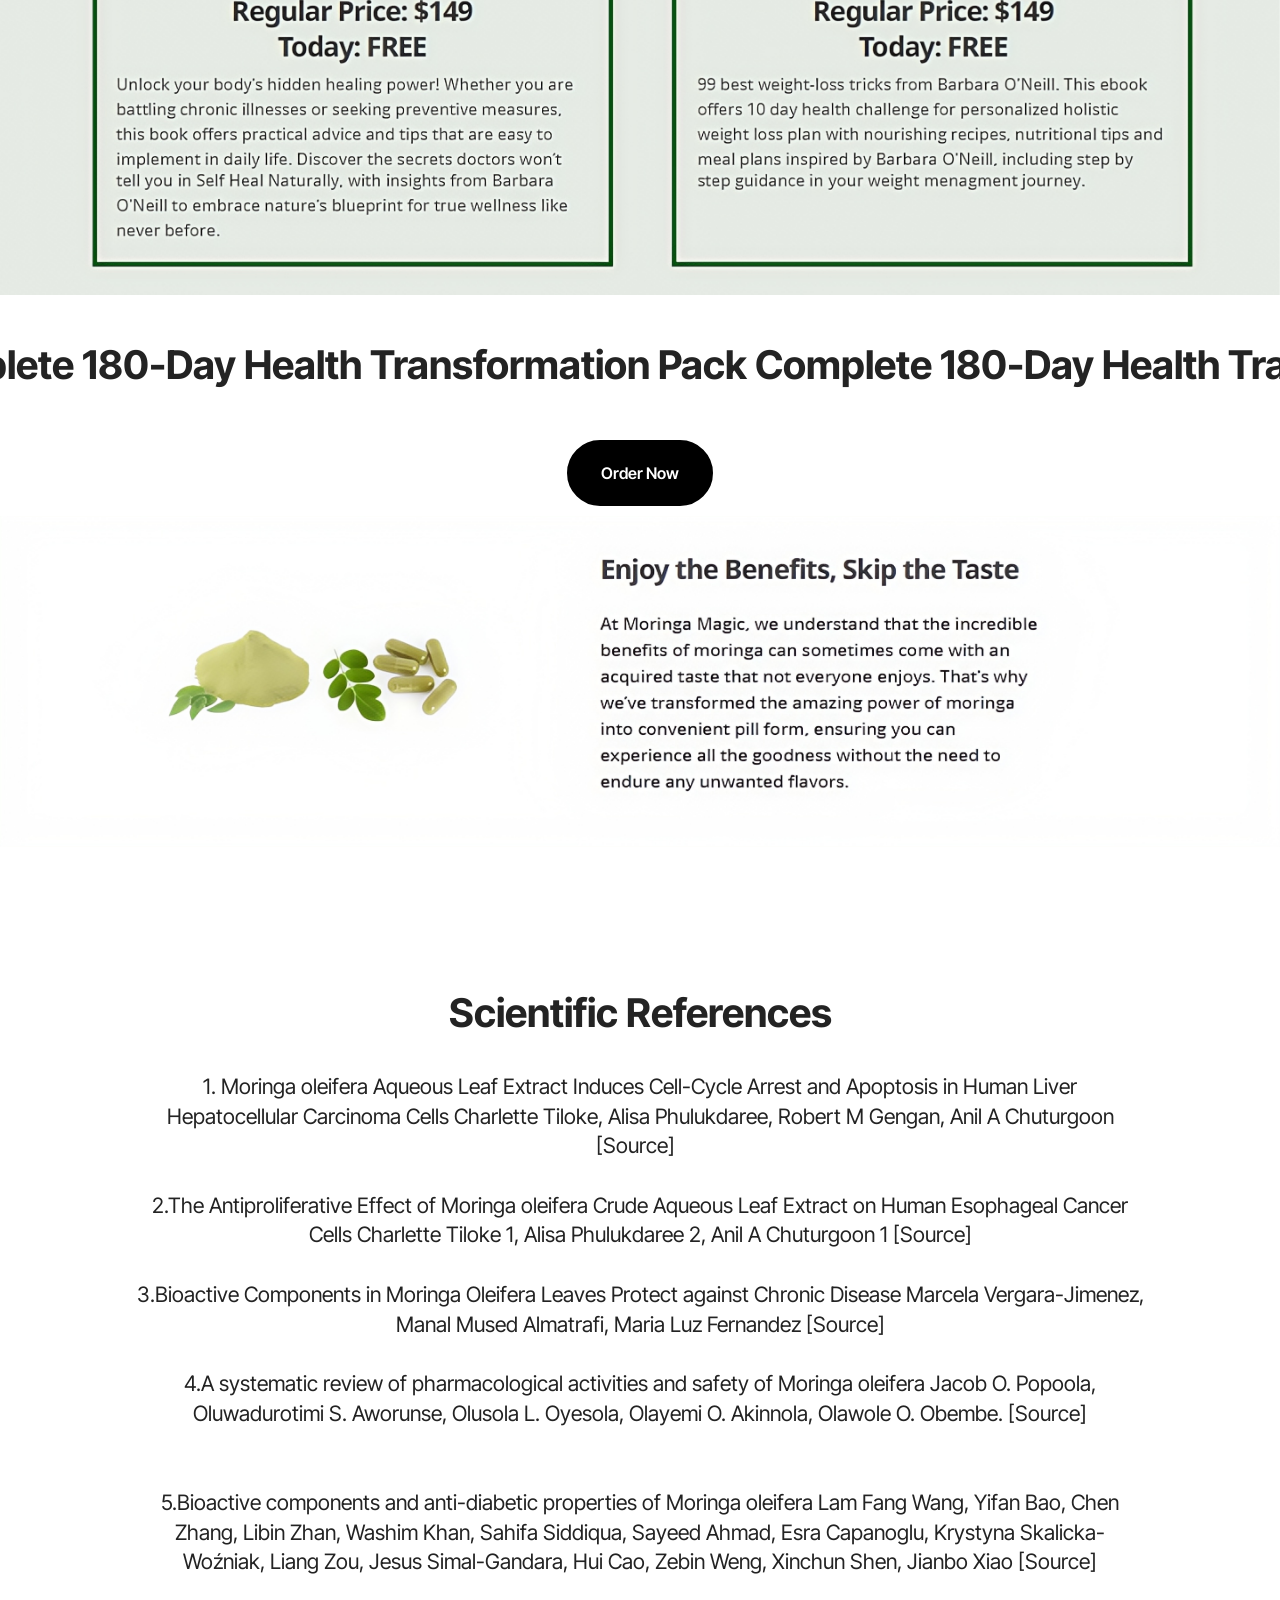
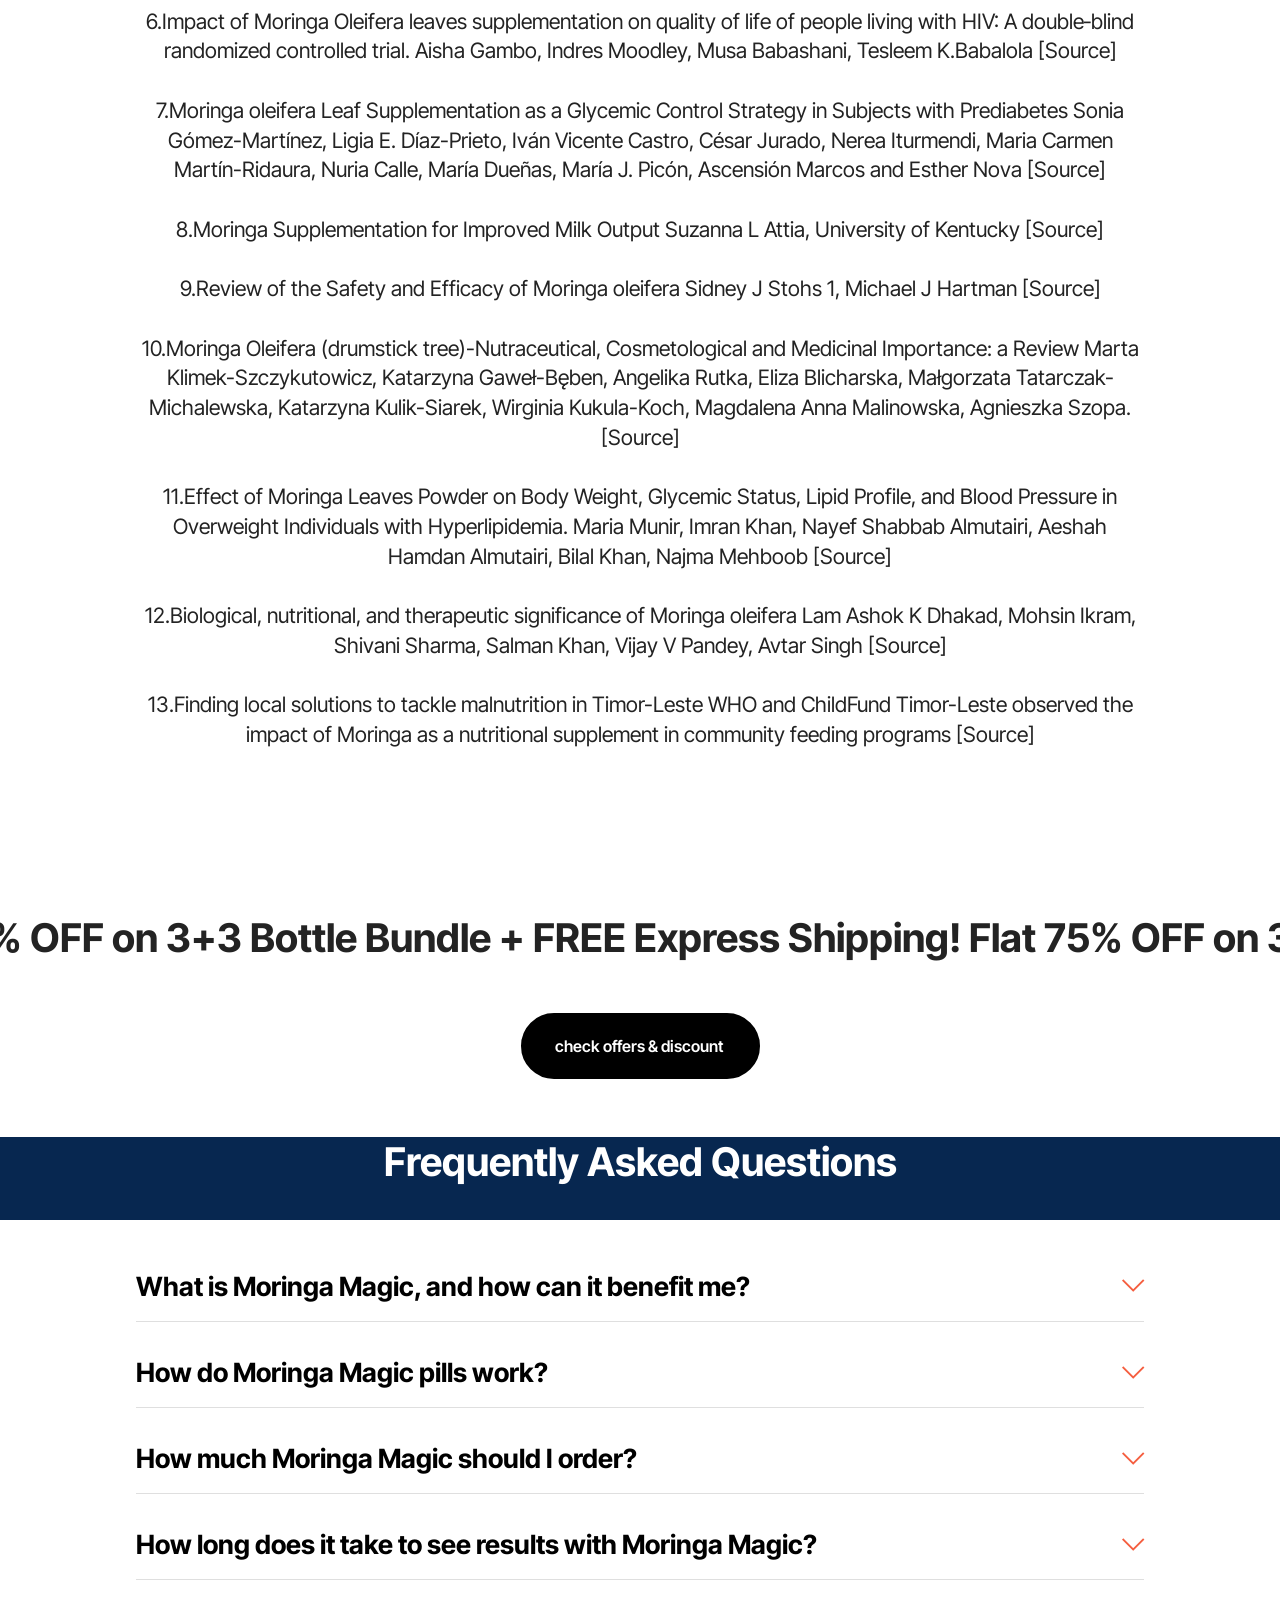
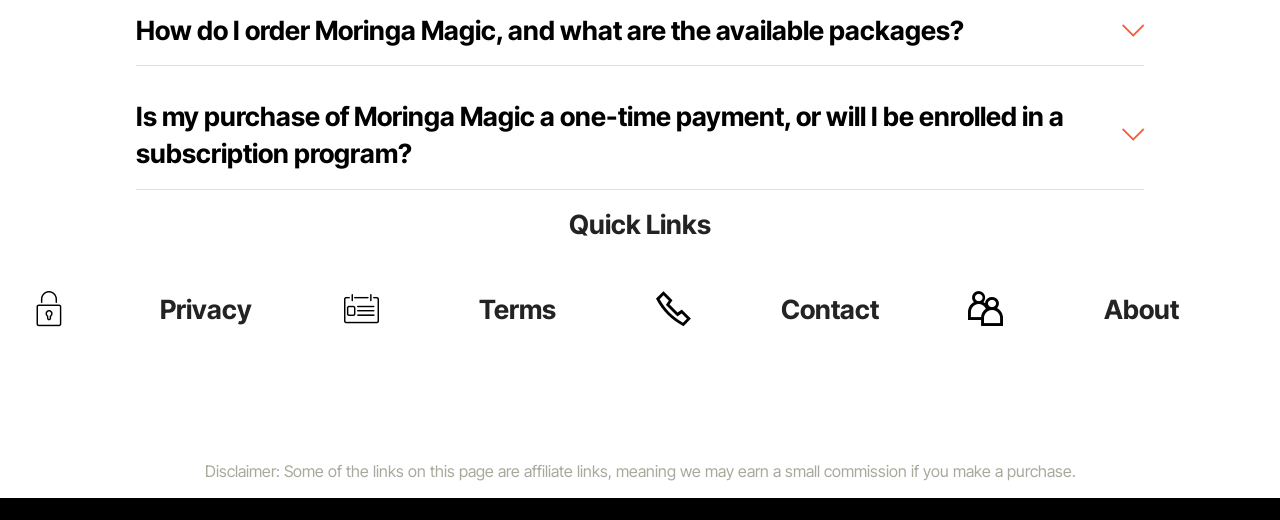
<file: moringamagic.html>
<!DOCTYPE html>
<html lang="en-us">
<head>
<meta http-equiv="content-language" content="en-us">
	
	<link rel="dns-prefetch" href="https://hop.clickbank.net">
<link rel="preconnect" href="https://hop.clickbank.net" crossorigin>

<link rel="dns-prefetch" href="https://moringa-magic.com">
<link rel="preconnect" href="https://moringa-magic.com" crossorigin>
	
<!-- Google tag (gtag.js) -->
<script async src="https://www.googletagmanager.com/gtag/js?id=G-4L52GV8CYB"></script>
<script>
  window.dataLayer = window.dataLayer || [];
  function gtag(){dataLayer.push(arguments);}
  gtag('js', new Date());

  gtag('config', 'G-4L52GV8CYB');
</script>
  <!-- Site made with Mobirise Website Builder v6.1.12, https://mobirise.com -->
  <meta charset="UTF-8">
  <meta http-equiv="X-UA-Compatible" content="IE=edge">
  <meta name="generator" content="Mobirise v6.1.12, mobirise.com">
  <meta name="viewport" content="width=device-width, initial-scale=1, minimum-scale=1">
  <link rel="shortcut icon" href="assets/images/f07303ab-848f-4ef4-9c54-1f6215f5f209-137x137.jpg" type="image/x-icon">
  <meta name="description" content="Discover the natural benefits of Moringa Magic. Learn how this superfood supplement boosts energy, supports overall health, and read real customer results.">
  
  
  <title>Moringa Magic Supplement Review - Benefits, Ingredients & Results</title>
  <link rel="stylesheet" href="assets/web/assets/mobirise-icons2/mobirise2.css">
  <link rel="stylesheet" href="assets/web/assets/mobirise-icons/mobirise-icons.css">
  <link rel="stylesheet" href="assets/bootstrap/css/bootstrap.min.css">
  <link rel="stylesheet" href="assets/animatecss/animate.css">
  <link rel="stylesheet" href="assets/dropdown/css/style.css">
  <link rel="stylesheet" href="assets/theme/css/style.css">
  <link rel="preload" href="https://fonts.googleapis.com/css2?family=Inter+Tight:wght@400;700&display=swap" as="style" onload="this.onload=null;this.rel='stylesheet'">
  <noscript><link rel="stylesheet" href="https://fonts.googleapis.com/css2?family=Inter+Tight:wght@400;700&display=swap"></noscript>
  <link rel="preload" as="style" href="assets/mobirise/css/mbr-additional.css?v=jhNLQa"><link rel="stylesheet" href="assets/mobirise/css/mbr-additional.css?v=jhNLQa" type="text/css">

  
  
  
</head>
<body>
  
  <section data-bs-version="5.1" class="menu menu5 cid-vp31HWsZZR" once="menu" id="menu05-1z">
	

	<nav class="navbar navbar-dropdown navbar-fixed-top navbar-expand-lg">
		<div class="container">
			<div class="navbar-brand">
				<span class="navbar-logo">
					
						<a href="index.html"><img src="assets/images/f07303ab-848f-4ef4-9c54-1f6215f5f209-137x137.jpg" alt="purenura logo" style="height: 4.3rem;"></a>
					
				</span>
				<span class="navbar-caption-wrap"><a class="navbar-caption text-black text-primary display-4" href="index.html">Purenura</a></span>
			</div>
			<button class="navbar-toggler" type="button" data-toggle="collapse" data-bs-toggle="collapse" data-target="#navbarSupportedContent" data-bs-target="#navbarSupportedContent" aria-controls="navbarNavAltMarkup" aria-expanded="false" aria-label="Toggle navigation">
				<div class="hamburger">
					<span></span>
					<span></span>
					<span></span>
					<span></span>
				</div>
			</button>
			<div class="collapse navbar-collapse" id="navbarSupportedContent">
				
				<div class="navbar-buttons mbr-section-btn"><a class="btn btn-black display-4" href="legal.html">LEGAL</a></div>
			</div>
		</div>
	</nav>
</section>

<section data-bs-version="5.1" class="features024 cid-vp31HWLeAL" id="features024-20">
  

  
  

  <div class="container">
    <div class="row justify-content-center align-items-center">
      <div class="col-12">
        <div class="card-wrapper">
          <div class="row">
            <div class="col-12 col-md-12 col-lg-6 image-wrapper">
              <img class="w-100" src="assets/images/1bottle-3d.webp" alt="moringa bottle image">
            </div>
            <div class="col-12 col-lg col-md-12">
              <div class="text-wrapper align-left">
                <h1 class="mbr-section-title mbr-fonts-style mb-4 display-2"><strong>MORINGA™</strong></h1>
                <p class="price mbr-fonts-style mb-4 display-4">TRY MORINGA THE SUPPERFOOD! TODAY<br></p>
                <p class="mbr-text mbr-fonts-style mb-4 display-4">World's Most Useful Plant to Ensure Good Health&nbsp;<br></p>
                <div class="mbr-section-btn mt-3"><a class="btn btn-lg btn-black display-4" href="https://f3737h0mlmwflq3ewbtkv6v3rf.hop.clickbank.net" target="_blank">check availability</a></div>
              </div>
            </div>
          </div>
        </div>
      </div>
    </div>
  </div>
</section>

<section data-bs-version="5.1" class="content4 cid-vp3gu1M5Zq" id="content4-2g">
    

    
    
    <div class="container">
        <div class="row justify-content-center">
            <div class="title col-md-12 col-lg-10">
                <h3 class="mbr-section-title mbr-fonts-style align-center mb-4 display-7"><strong>SPECIAL OFFER!</strong></h3>
                
                
            </div>
        </div>
    </div>
</section>

<section data-bs-version="5.1" class="image06 cid-vp3ew4w2dK" id="image06-2b">   
    

    
    
    <div class="container">
        <div class="row justify-content-center">
            <div class="col-12 col-lg-5">
                <div class="image-wrapper mb-4">
                    <a href="https://f3737h0mlmwflq3ewbtkv6v3rf.hop.clickbank.net" target="_blank"><img class="w-100" src="assets/images/6-bottles-mobile.webp" alt="moringa 6 bottle image"></a>
                </div>
                
                
            </div>
        </div>
    </div>
</section>

<section data-bs-version="5.1" class="image06 cid-vp3fndm5p7" id="image06-2d">   
    

    
    
    <div class="container">
        <div class="row justify-content-center">
            <div class="col-12 col-lg-5">
                <div class="image-wrapper mb-4">
                    <a href="https://f3737h0mlmwflq3ewbtkv6v3rf.hop.clickbank.net" target="_blank"><img class="w-100" src="assets/images/3-bottles-mobile.webp" alt="moringa 3 bottle image"></a>
                </div>
                
                
            </div>
        </div>
    </div>
</section>

<section data-bs-version="5.1" class="image06 cid-vp3fnJE5ta" id="image06-2e">   
    

    
    
    <div class="container">
        <div class="row justify-content-center">
            <div class="col-12 col-lg-5">
                <div class="image-wrapper mb-4">
                    <a href="https://f3737h0mlmwflq3ewbtkv6v3rf.hop.clickbank.net" target="_blank"><img class="w-100" src="assets/images/1-bottle-mobile.webp" alt="moringa bottle image"></a>
                </div>
                
                
            </div>
        </div>
    </div>
</section>

<section data-bs-version="5.1" class="article16 cid-vpOpf2X7tb" id="article16-2u">
    
    <div class="container">
        <div class="row justify-content-center">
            <div class="col-md-12 col-lg-4">
                <div class="mbr-section-btn align-center"><a class="btn btn-success display-7" href="https://f3737h0mlmwflq3ewbtkv6v3rf.hop.clickbank.net" target="_blank">Order Here!</a></div>
            </div>
        </div>
    </div>
</section>

<section data-bs-version="5.1" class="content4 cid-vp31HX1yir" id="content4-21">
    

    
    
    <div class="container">
        <div class="row justify-content-center">
            <div class="title col-md-12 col-lg-10">
                <h3 class="mbr-section-title mbr-fonts-style align-center mb-4 display-5"><strong>Order 6 Bottles and Get 2 FREE Bonuses!</strong></h3>
                
                
            </div>
        </div>
    </div>
</section>

<section data-bs-version="5.1" class="image06 cid-vp3fBp1vmn" id="image06-2f">   
    

    
    
    <div class="container">
        <div class="row justify-content-center">
            <div class="col-12 col-lg-5">
                <div class="image-wrapper mb-4">
                    <img class="w-100" src="assets/images/6bottles-ebooks.webp" alt="Mobirise Website Builder">
                </div>
                
                
            </div>
        </div>
    </div>
</section>

<section data-bs-version="5.1" class="gallery10 cid-vpZUJCp0yj" id="gallery10-5f">
  


  <div class="container-fluid">

      <div class="loop-container">
        <div class="item display-2" data-linewords=" .....EVERY 6 BOTTLE PACKAGE GETS FREE SHIPPING TOO! *98% of our customers order 6 bottles" data-direction="-1" data-speed="0.09">☁️ Best offers ☁️ Free delivery ☁️ Perfect design ☁️ Comfort ☁️ Support 24/7 ☁️ Vibes</div>

        <div class="item display-2" data-linewords=" .....EVERY 6 BOTTLE PACKAGE GETS FREE SHIPPING TOO! *98% of our customers order 6 bottles" data-direction="-1" data-speed="0.09">☁️ Best offers ☁️ Free delivery ☁️ Perfect design ☁️ Comfort ☁️ Support 24/7 ☁️ Vibes</div>
      </div>
    
  </div>
</section>

<section data-bs-version="5.1" class="image03 cid-vp3oYormNA" id="image04-2j">
    

    <div class="image-block m-auto">
        <img src="assets/images/airbrush-image-enhancer-1783760838461.webp" alt="how to use moringa image">
        
    </div>
</section>

<section data-bs-version="5.1" class="image03 cid-vp31HY8264" id="image04-24">
    

    <div class="image-block m-auto">
        <img src="assets/images/22.webp" alt="moringa bottle lable image">
        
    </div>
</section>

<section data-bs-version="5.1" class="article16 cid-vpOpAvTejr" id="article16-2v">
    
    <div class="container">
        <div class="row justify-content-center">
            <div class="col-md-12 col-lg-4">
                <div class="mbr-section-btn align-center"><a class="btn btn-success display-4" href="https://f3737h0mlmwflq3ewbtkv6v3rf.hop.clickbank.net" target="_blank">Learn more</a></div>
            </div>
        </div>
    </div>
</section>

<section data-bs-version="5.1" class="image03 cid-vp3jZH5ug5" id="image04-2h">
    

    <div class="image-block m-auto">
        <img src="assets/images/airbrush-image-enhancer-1783760223787.webp" alt="offer image">
        
    </div>
</section>

<section data-bs-version="5.1" class="gallery10 cid-vpZUUo8oxe" id="gallery10-5h">
  


  <div class="container-fluid">

      <div class="loop-container">
        <div class="item display-2" data-linewords="Complete 180-Day Health Transformation Pack" data-direction="-1" data-speed="0.09">☁️ Best offers ☁️ Free delivery ☁️ Perfect design ☁️ Comfort ☁️ Support 24/7 ☁️ Vibes</div>

        <div class="item display-2" data-linewords="Complete 180-Day Health Transformation Pack" data-direction="-1" data-speed="0.09">☁️ Best offers ☁️ Free delivery ☁️ Perfect design ☁️ Comfort ☁️ Support 24/7 ☁️ Vibes</div>
      </div>
    
  </div>
</section>

<section data-bs-version="5.1" class="article16 cid-vpQzh47YRB" id="article16-55">
    
    <div class="container">
        <div class="row justify-content-center">
            <div class="col-md-12 col-lg-4">
                <div class="mbr-section-btn align-center"><a class="btn btn-success display-4" href="https://f3737h0mlmwflq3ewbtkv6v3rf.hop.clickbank.net" target="_blank">Order Now</a></div>
            </div>
        </div>
    </div>
</section>

<section data-bs-version="5.1" class="image03 cid-vp3oRVW1K4" id="image04-2i">
    

    <div class="image-block m-auto">
        <img src="assets/images/airbrush-image-enhancer-1783760799112.webp" alt="benefits of moringa">
        
    </div>
</section>

<section data-bs-version="5.1" class="article11 cid-vpOmo7JZJ0" id="article11-2t">
    

    
    
    <div class="container">
        <div class="row justify-content-center">
            <div class="title col-md-12 col-lg-10">
                <h3 class="mbr-section-title mbr-fonts-style align-center mt-0 mb-0 display-2"><strong>Scientific References</strong></h3>
                <h4 class="mbr-section-subtitle align-center mbr-fonts-style mt-4 display-7">1. Moringa oleifera Aqueous Leaf Extract Induces Cell-Cycle Arrest and Apoptosis in Human Liver Hepatocellular Carcinoma Cells Charlette Tiloke, Alisa Phulukdaree, Robert M Gengan, Anil A Chuturgoon [Source]&nbsp;&nbsp;<br><br>
<div>2.The Antiproliferative Effect of Moringa oleifera Crude Aqueous Leaf Extract on Human Esophageal Cancer Cells Charlette Tiloke 1, Alisa Phulukdaree 2, Anil A Chuturgoon 1 [Source]</div><br><div>
</div><div>3.Bioactive Components in Moringa Oleifera Leaves Protect against Chronic Disease Marcela Vergara-Jimenez, Manal Mused Almatrafi, Maria Luz Fernandez [Source]</div><br><div>
</div><div>4.A systematic review of pharmacological activities and safety of Moringa oleifera Jacob O. Popoola, Oluwadurotimi S. Aworunse, Olusola L. Oyesola, Olayemi O. Akinnola, Olawole O. Obembe. [Source]</div><div><br></div><br><div>5.Bioactive components and anti-diabetic properties of Moringa oleifera Lam Fang Wang, Yifan Bao, Chen Zhang, Libin Zhan, Washim Khan, Sahifa Siddiqua, Sayeed Ahmad, Esra Capanoglu, Krystyna Skalicka-Woźniak, Liang Zou, Jesus Simal-Gandara, Hui Cao, Zebin Weng, Xinchun Shen, Jianbo Xiao [Source]</div><br><div>
</div><div>6.Impact of Moringa Oleifera leaves supplementation on quality of life of people living with HIV: A double‑blind randomized controlled trial. Aisha Gambo, Indres Moodley, Musa Babashani, Tesleem K.Babalola [Source]</div><br><div>
</div><div>7.Moringa oleifera Leaf Supplementation as a Glycemic Control Strategy in Subjects with Prediabetes Sonia Gómez-Martínez, Ligia E. Díaz-Prieto, Iván Vicente Castro, César Jurado, Nerea Iturmendi, Maria Carmen Martín-Ridaura, Nuria Calle, María Dueñas, María J. Picón, Ascensión Marcos and Esther Nova [Source]</div><br><div>
</div><div>8.Moringa Supplementation for Improved Milk Output Suzanna L Attia, University of Kentucky [Source]</div><br><div>
</div><div>9.Review of the Safety and Efficacy of Moringa oleifera Sidney J Stohs 1, Michael J Hartman [Source]</div><br><div>
</div><div>10.Moringa Oleifera (drumstick tree)-Nutraceutical, Cosmetological and Medicinal Importance: a Review Marta Klimek-Szczykutowicz, Katarzyna Gaweł-Bęben, Angelika Rutka, Eliza Blicharska, Małgorzata Tatarczak-Michalewska, Katarzyna Kulik-Siarek, Wirginia Kukula-Koch, Magdalena Anna Malinowska, Agnieszka Szopa. [Source]</div><br><div>
</div><div>11.Effect of Moringa Leaves Powder on Body Weight, Glycemic Status, Lipid Profile, and Blood Pressure in Overweight Individuals with Hyperlipidemia. Maria Munir, Imran Khan, Nayef Shabbab Almutairi, Aeshah Hamdan Almutairi, Bilal Khan, Najma Mehboob [Source]</div><br><div>
</div><div>12.Biological, nutritional, and therapeutic significance of Moringa oleifera Lam Ashok K Dhakad, Mohsin Ikram, Shivani Sharma, Salman Khan, Vijay V Pandey, Avtar Singh [Source]</div><br><div>
</div><div>13.Finding local solutions to tackle malnutrition in Timor-Leste WHO and ChildFund Timor-Leste observed the impact of Moringa as a nutritional supplement in community feeding programs [Source]</div><br><div><br></div></h4>
                
            </div>
        </div>
    </div>
</section>

<section data-bs-version="5.1" class="gallery10 cid-vpZUOe36xw" id="gallery10-5g">
  


  <div class="container-fluid">

      <div class="loop-container">
        <div class="item display-2" data-linewords="Flat 75% OFF on 3+3 Bottle Bundle + FREE Express Shipping!" data-direction="-1" data-speed="0.09">☁️ Best offers ☁️ Free delivery ☁️ Perfect design ☁️ Comfort ☁️ Support 24/7 ☁️ Vibes</div>

        <div class="item display-2" data-linewords="Flat 75% OFF on 3+3 Bottle Bundle + FREE Express Shipping!" data-direction="-1" data-speed="0.09">☁️ Best offers ☁️ Free delivery ☁️ Perfect design ☁️ Comfort ☁️ Support 24/7 ☁️ Vibes</div>
      </div>
    
  </div>
</section>

<section data-bs-version="5.1" class="article16 cid-vpQyZ65PQz" id="article16-54">
    
    <div class="container">
        <div class="row justify-content-center">
            <div class="col-md-12 col-lg-4">
                <div class="mbr-section-btn align-center"><a class="btn btn-success display-4" href="https://f3737h0mlmwflq3ewbtkv6v3rf.hop.clickbank.net" target="_blank">check offers &amp; discount&nbsp;</a></div>
            </div>
        </div>
    </div>
</section>

<section data-bs-version="5.1" class="content4 cid-vpOkG7qIrZ" id="content4-2s">
    

    
    
    <div class="container">
        <div class="row justify-content-center">
            <div class="title col-md-12 col-lg-12">
                <h3 class="mbr-section-title mbr-fonts-style align-center mb-4 display-2"><strong>Frequently Asked Questions</strong></h3>
                
                
            </div>
        </div>
    </div>
</section>

<section data-bs-version="5.1" class="content16 cid-vpOkF7Ev3l" id="content16-2r">

    

    
    
    <div class="container-fluid">
        <div class="row justify-content-center">
            <div class="col-12 col-md-10">
                
                <div id="bootstrap-accordion_98" class="panel-group accordionStyles accordion" role="tablist" aria-multiselectable="true">
                    <div class="card mb-3">
                        <div class="card-header" role="tab" id="headingOne">
                            <a role="button" class="panel-title collapsed" data-toggle="collapse" data-bs-toggle="collapse" data-core="" href="#collapse1_98" aria-expanded="false" aria-controls="collapse1">
                                <h6 class="panel-title-edit mbr-fonts-style mb-0 display-5"><strong>What is Moringa Magic, and how can it benefit me?</strong></h6>
                                <span class="sign mbr-iconfont mbri-arrow-down"></span>
                            </a>
                        </div>
                        <div id="collapse1_98" class="panel-collapse noScroll collapse" role="tabpanel" aria-labelledby="headingOne" data-parent="#accordion" data-bs-parent="#bootstrap-accordion_98">
                            <div class="panel-body">
                                <p class="mbr-fonts-style panel-text display-7">Moringa Magic is a revolutionary dietary supplement featuring the potent moringa plant. It offers a wide range of health benefits, including enhanced energy levels, support for weight management, improved vitality, and overall well-being. Moringa Magic can help you unlock the secrets to better health.<br></p>
                            </div>
                        </div>
                    </div>
                    <div class="card mb-3">
                        <div class="card-header" role="tab" id="headingOne">
                            <a role="button" class="panel-title collapsed" data-toggle="collapse" data-bs-toggle="collapse" data-core="" href="#collapse2_98" aria-expanded="false" aria-controls="collapse2">
                                <h6 class="panel-title-edit mbr-fonts-style mb-0 display-5"><strong>How do Moringa Magic pills work?</strong></h6>
                                <span class="sign mbr-iconfont mbri-arrow-down"></span>
                            </a>
                        </div>
                        <div id="collapse2_98" class="panel-collapse noScroll collapse" role="tabpanel" aria-labelledby="headingOne" data-parent="#accordion" data-bs-parent="#bootstrap-accordion_98">
                            <div class="panel-body">
                                <p class="mbr-fonts-style panel-text display-7">Moringa Magic works by harnessing the power of the moringa plant. Moringa is known for its high nutritional value and is packed with essential vitamins, minerals, and antioxidants. When you take Moringa Magic regularly, it aids in detoxifying your body, boosting your metabolism, and supporting your liver function, which can lead to improved energy and weight management.<br></p>
                            </div>
                        </div>
                    </div>
                    <div class="card mb-3">
                        <div class="card-header" role="tab" id="headingOne">
                            <a role="button" class="panel-title collapsed" data-toggle="collapse" data-bs-toggle="collapse" data-core="" href="#collapse3_98" aria-expanded="false" aria-controls="collapse3">
                                <h6 class="panel-title-edit mbr-fonts-style mb-0 display-5"><strong>How much Moringa Magic should I order?</strong></h6>
                                <span class="sign mbr-iconfont mbri-arrow-down"></span>
                            </a>
                        </div>
                        <div id="collapse3_98" class="panel-collapse noScroll collapse" role="tabpanel" aria-labelledby="headingOne" data-parent="#accordion" data-bs-parent="#bootstrap-accordion_98">
                            <div class="panel-body">
                                <p class="mbr-fonts-style panel-text display-5">Research shows that for optimal results, it’s best to take Moringa Magic consistently for at least 90 to 180 days. The longer and more consistently you take Moringa Magic, the greater the benefits. That’s why we strongly recommend taking advantage of our best deal: the 180-day supply package, or our nearly-as-popular 90-day deep-discount package. This special pricing is guaranteed only for today or until our limited inventory runs out, and our current stock is selling fast. We guarantee you won’t find Moringa Magic at a better price than today, making it a smart choice to stock up with at least a 90- to 180-day supply.&nbsp;<br></p>
                            </div>
                        </div>
                    </div>
                    <div class="card mb-3">
                        <div class="card-header" role="tab" id="headingOne">
                            <a role="button" class="panel-title collapsed" data-toggle="collapse" data-bs-toggle="collapse" data-core="" href="#collapse4_98" aria-expanded="false" aria-controls="collapse4">
                                <h6 class="panel-title-edit mbr-fonts-style mb-0 display-5"><strong>How long does it take to see results with Moringa Magic?</strong></h6>
                                <span class="sign mbr-iconfont mbri-arrow-down"></span>
                            </a>
                        </div>
                        <div id="collapse4_98" class="panel-collapse noScroll collapse" role="tabpanel" aria-labelledby="headingOne" data-parent="#accordion" data-bs-parent="#bootstrap-accordion_98">
                            <div class="panel-body">
                                <p class="mbr-fonts-style panel-text display-5">Results may vary from person to person, but many users report feeling increased energy and vitality within a few weeks of starting Moringa Magic. For optimal results, it’s recommended to take Moringa Magic consistently for at least several months to allow your body to experience the full range of benefits.
<br>
<br></p>
                            </div>
                        </div>
                    </div>
                    <div class="card mb-3">
                        <div class="card-header" role="tab" id="headingOne">
                            <a role="button" class="panel-title collapsed" data-toggle="collapse" data-bs-toggle="collapse" data-core="" href="#collapse5_98" aria-expanded="false" aria-controls="collapse5">
                                <h6 class="panel-title-edit mbr-fonts-style mb-0 display-5"><strong>How do I order Moringa Magic, and what are the available packages?</strong></h6>
                                <span class="sign mbr-iconfont mbri-arrow-down"></span>
                            </a>
                        </div>
                        <div id="collapse5_98" class="panel-collapse noScroll collapse" role="tabpanel" aria-labelledby="headingOne" data-parent="#accordion" data-bs-parent="#bootstrap-accordion_98">
                            <div class="panel-body">
                                <p class="mbr-fonts-style panel-text display-5">Ordering Moringa Magic is simple. Just click on one of the available packages on our secure checkout page. We offer various package options to suit your needs. The more you buy, the more you save. Remember that Moringa Magic is backed by our 60-day, 100% money-back guarantee, ensuring your satisfaction.
<br>
<br></p>
                            </div>
                        </div>
                    </div>
                    <div class="card mb-3">
                        <div class="card-header" role="tab" id="headingOne">
                            <a role="button" class="panel-title collapsed" data-toggle="collapse" data-bs-toggle="collapse" data-core="" href="#collapse6_98" aria-expanded="false" aria-controls="collapse6">
                                <h6 class="panel-title-edit mbr-fonts-style mb-0 display-5"><strong>Is my purchase of Moringa Magic a one-time payment, or will I be enrolled in a subscription program?</strong></h6>
                                <span class="sign mbr-iconfont mbri-arrow-down"></span>
                            </a>
                        </div>
                        <div id="collapse6_98" class="panel-collapse noScroll collapse" role="tabpanel" aria-labelledby="headingOne" data-parent="#accordion" data-bs-parent="#bootstrap-accordion_98">
                            <div class="panel-body">
                                <p class="mbr-fonts-style panel-text display-5">Your purchase of Moringa Magic is a one-time payment. There are no hidden fees or subscription programs. You have full control over your orders, and you can choose to reorder when it suits your needs.</p>
                            </div>
                        </div>
                    </div>
                </div>
            </div>
        </div>
    </div>
</section>

<section data-bs-version="5.1" class="social06 cid-vp31HYUfdt" id="social06-27">
	

	
	
	<div class="container">
		<div class="row justify-content-center">
			<div class="col-12 content-head">
				<div class="mb-5">
					<h5 class="mbr-section-title mbr-fonts-style align-center mb-0 display-5"><strong>Quick Links</strong></h5>
					
				</div>
			</div>
		</div>
		<div class="row">
			<div class="item features-without-image col-12 col-md-6 col-lg-3 active">
				<div class="item-wrapper">
					<a href="legal.html#people07-t"><span class="mbr-iconfont m-auto mbri-lock" style="color: rgb(0, 0, 0); fill: rgb(0, 0, 0); font-size: 35px;"></span></a>
					<div class="card-box">
						<h4 class="card-title mbr-fonts-style mb-1 display-5"><strong>Privacy</strong><strong><br></strong></h4>
						
					</div>
				</div>
			</div>

			
			<div class="item features-without-image col-12 col-md-6 col-lg-3">
				<div class="item-wrapper">
					<a href="legal.html#people07-u"><span class="mbr-iconfont m-auto mbri-contact-form" style="color: rgb(0, 0, 0); fill: rgb(0, 0, 0); font-size: 35px;"></span></a>
					<div class="card-box">
						<h4 class="card-title mbr-fonts-style mb-1 display-5">
							<strong>Terms</strong></h4>
						
					</div>
				</div>
			</div><div class="item features-without-image col-12 col-md-6 col-lg-3">
				<div class="item-wrapper">
					<a href="legal.html#people07-v"><span class="mbr-iconfont m-auto mobi-mbri-phone mobi-mbri" style="color: rgb(0, 0, 0); fill: rgb(0, 0, 0); font-size: 35px;"></span></a>
					<div class="card-box">
						<h4 class="card-title mbr-fonts-style mb-1 display-5">
							<strong>Contact</strong></h4>
						
					</div>
				</div>
			</div><div class="item features-without-image col-12 col-md-6 col-lg-3">
				<div class="item-wrapper">
					<a href="legal.html#people07-w"><span class="mbr-iconfont m-auto mobi-mbri-users mobi-mbri" style="color: rgb(0, 0, 0); fill: rgb(0, 0, 0); font-size: 35px;"></span></a>
					<div class="card-box">
						<h4 class="card-title mbr-fonts-style mb-1 display-5"><strong>About</strong></h4>
						
					</div>
				</div>
			</div>
			
		</div>
	</div>
</section>

<section data-bs-version="5.1" class="article14 cid-vpVJA51eY2" id="article14-56">
    
    <div class="container">
        <div class="row justify-content-center">
            <div class="col-md-12 col-lg-12">
                
                <p class="mbr-section-subtitle mbr-fonts-style mt-4 display-4">
                    Disclaimer: Some of the links on this page are affiliate links, meaning we may earn a small commission if you make a purchase.
                </p>
            </div>
        </div>
    </div>
</section>

<section data-bs-version="5.1" class="footer4 cid-vp31HZimid" once="footers" id="footer04-28">

    

    

    <div class="container">
        <div class="media-container-row align-center mbr-white">
            <div class="col-12">
                <p class="mbr-text mb-0 mbr-fonts-style display-4">
                    © Copyright 2026 Purenura - All Rights Reserved
                </p>
            </div>
        </div>
    </div>
</section><script src="assets/bootstrap/js/bootstrap.bundle.min.js"></script>  <script src="assets/smoothscroll/smooth-scroll.js"></script>  <script src="assets/ytplayer/index.js"></script>  <script src="assets/dropdown/js/navbar-dropdown.js"></script>  <script src="assets/mbr-switch-arrow/mbr-switch-arrow.js"></script>  <script src="assets/theme/js/script.js"></script>  
  
<input name="animation" type="hidden">
	</div>
    </div>
  </section>
  </body>
</html>
</file>
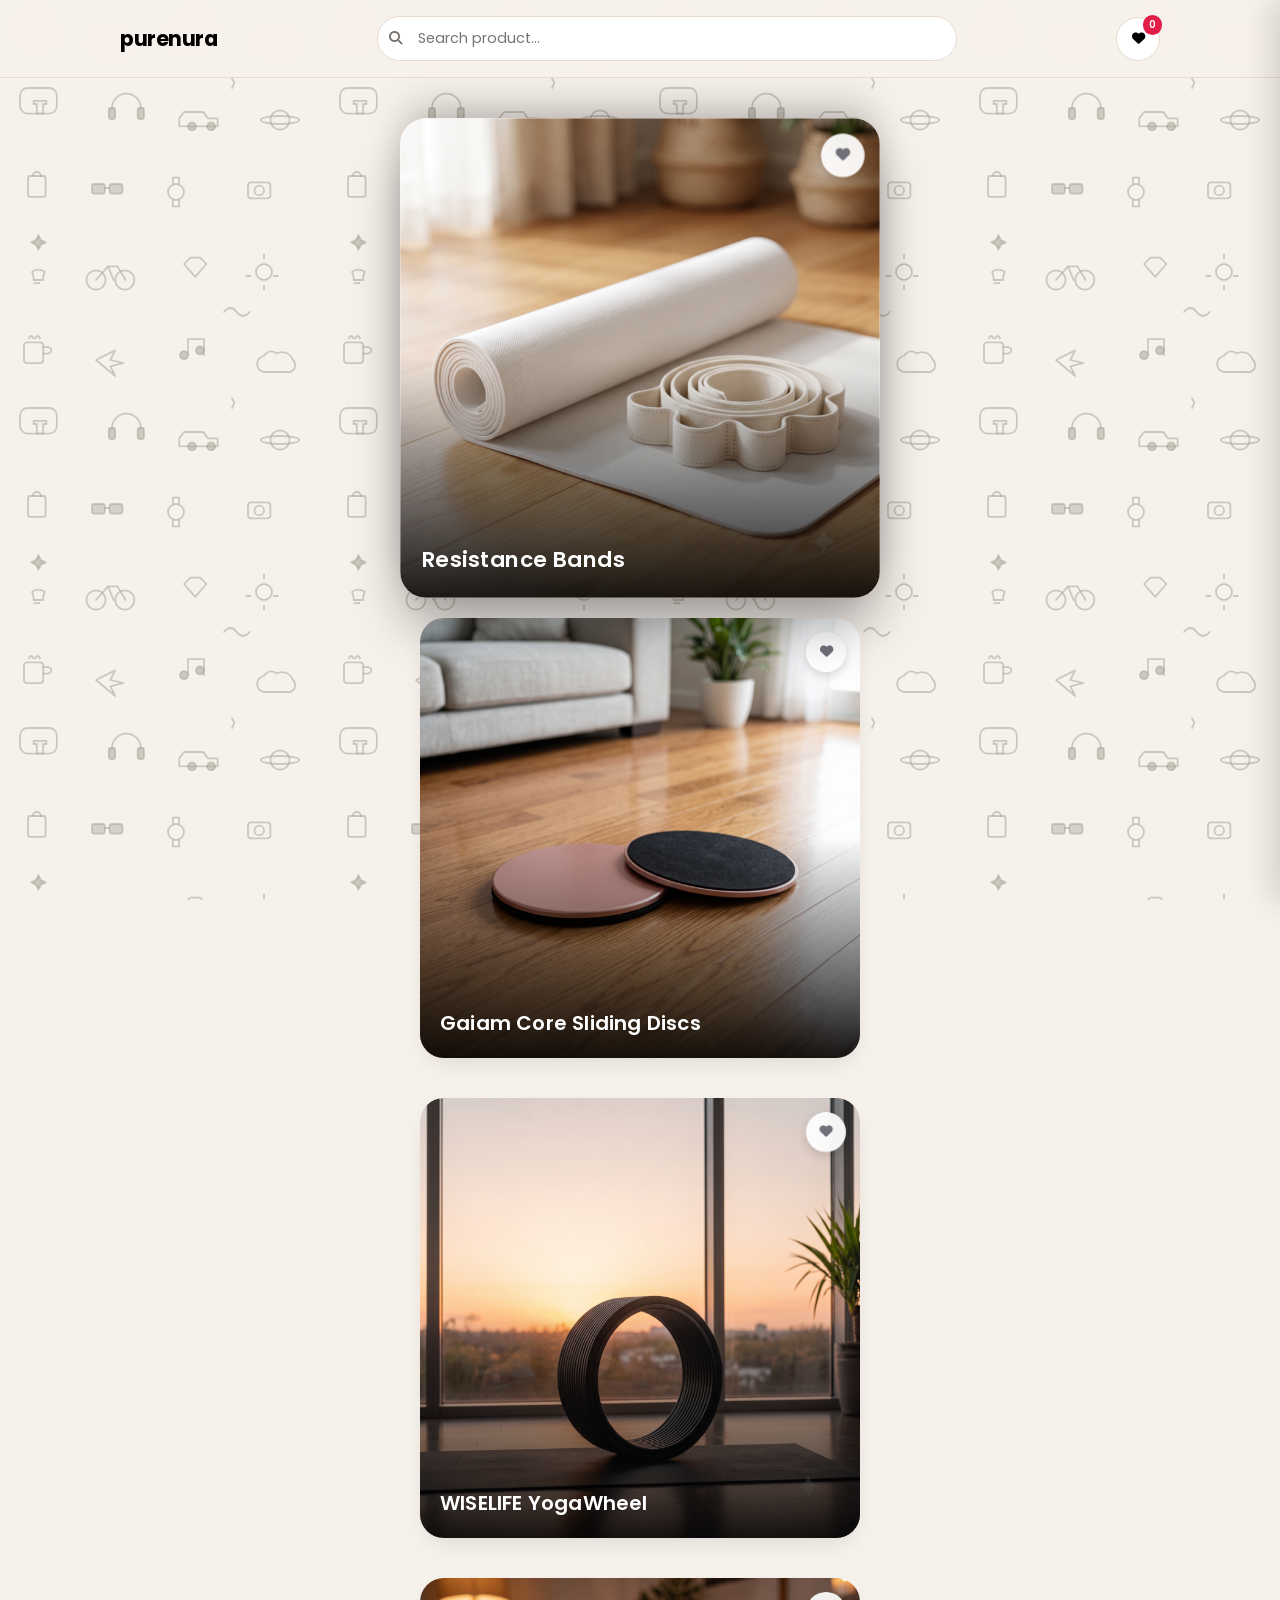
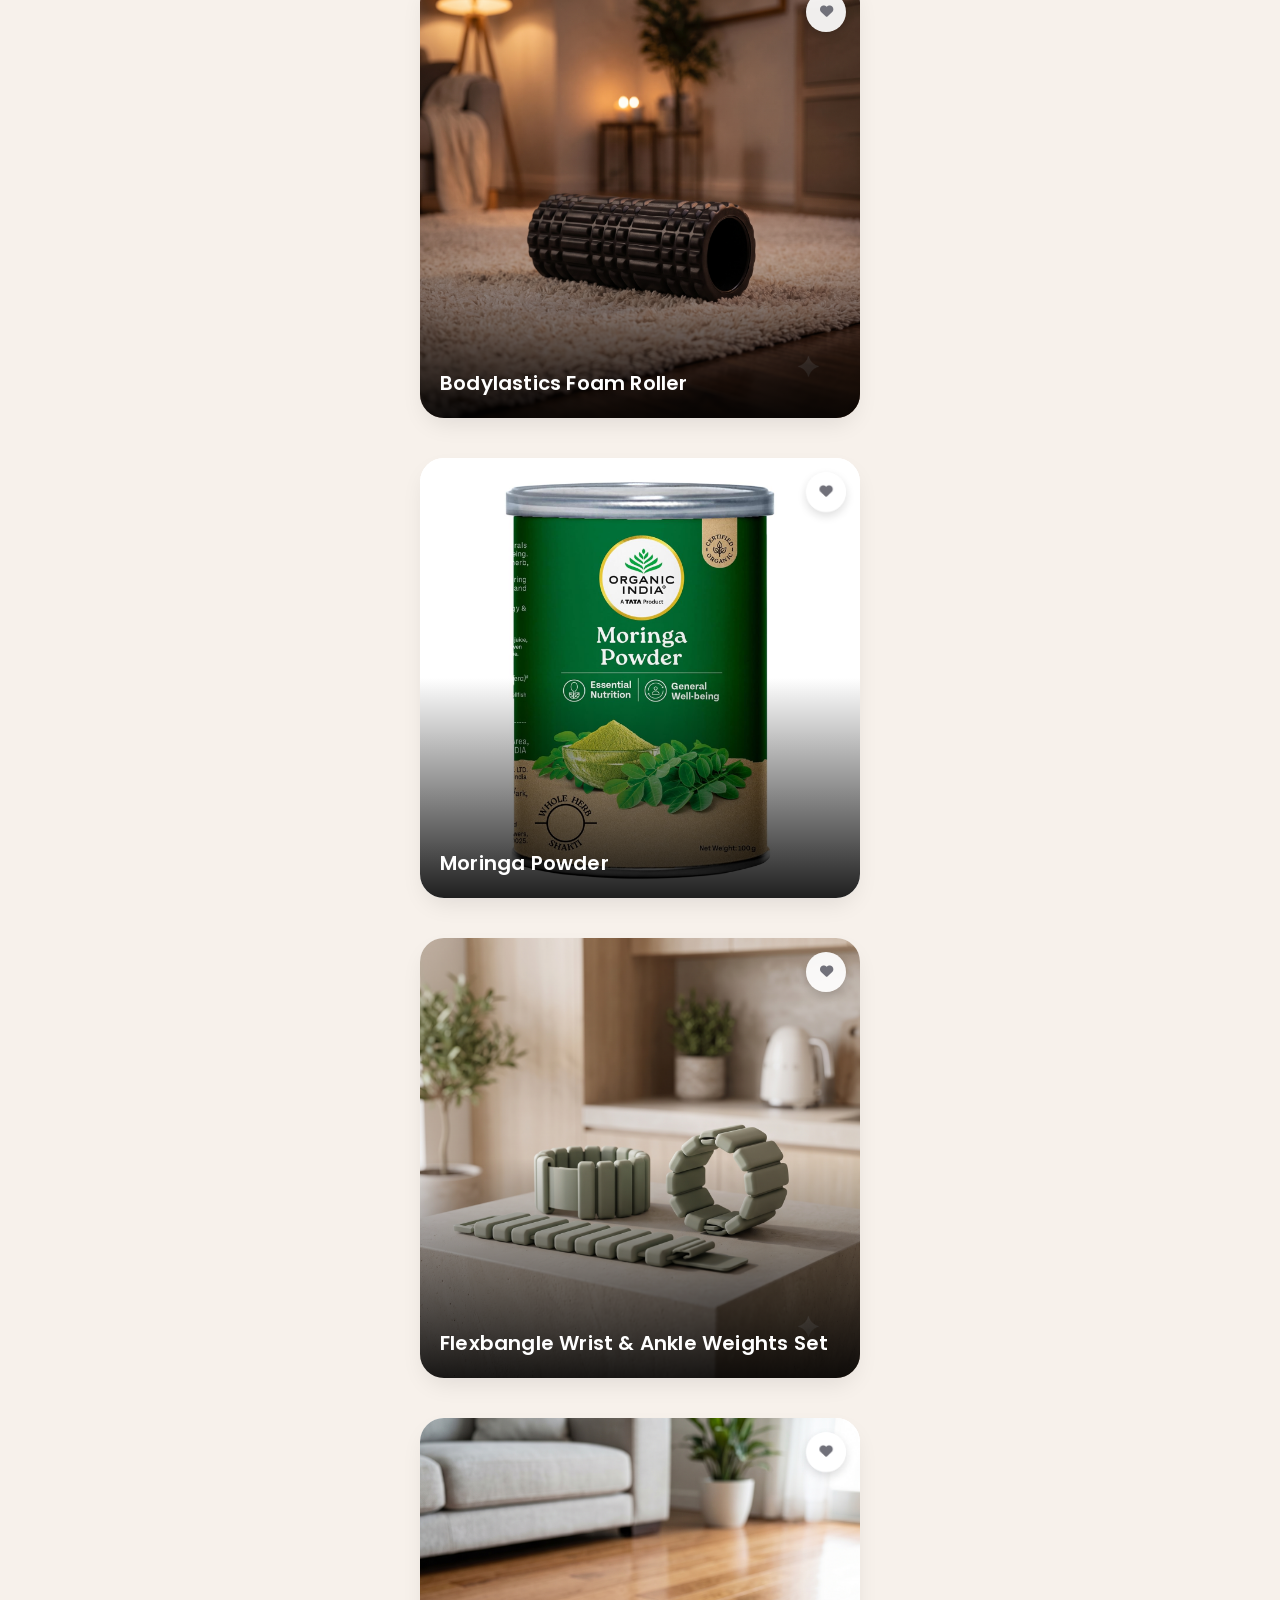
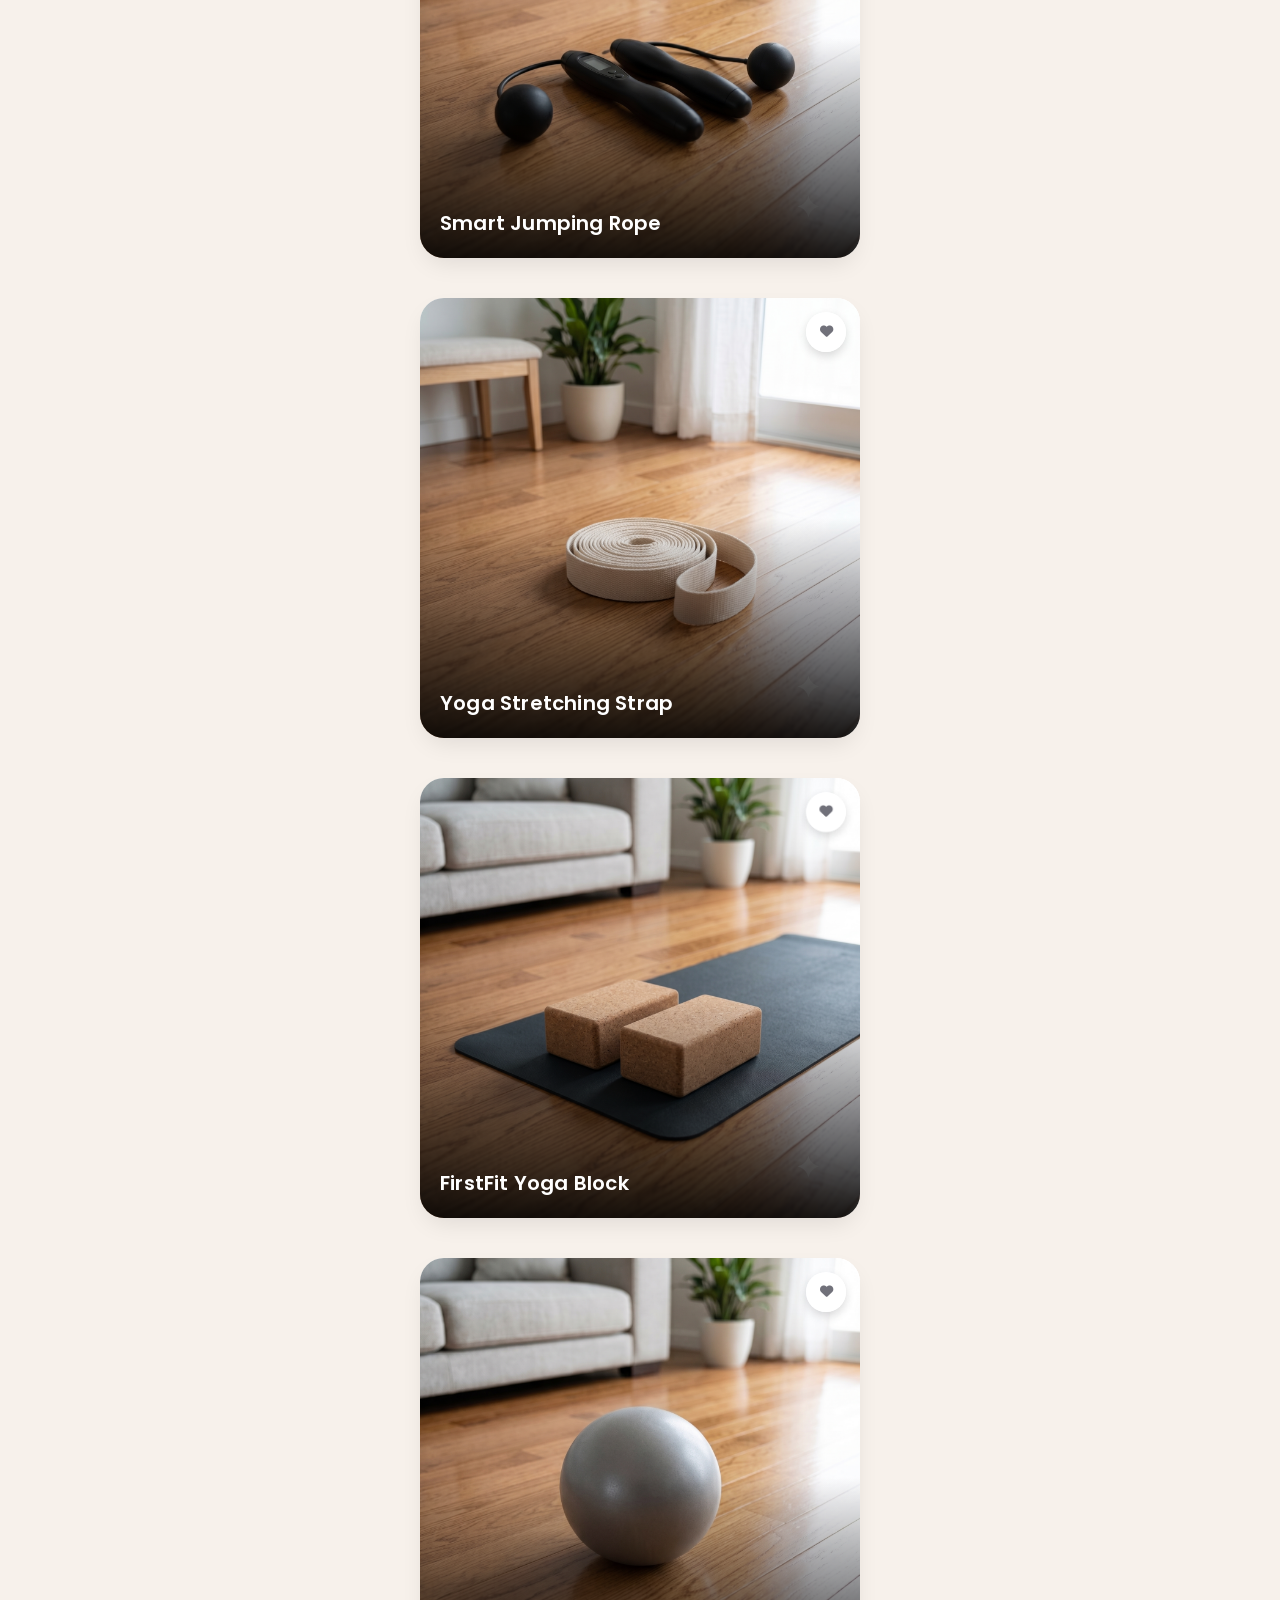
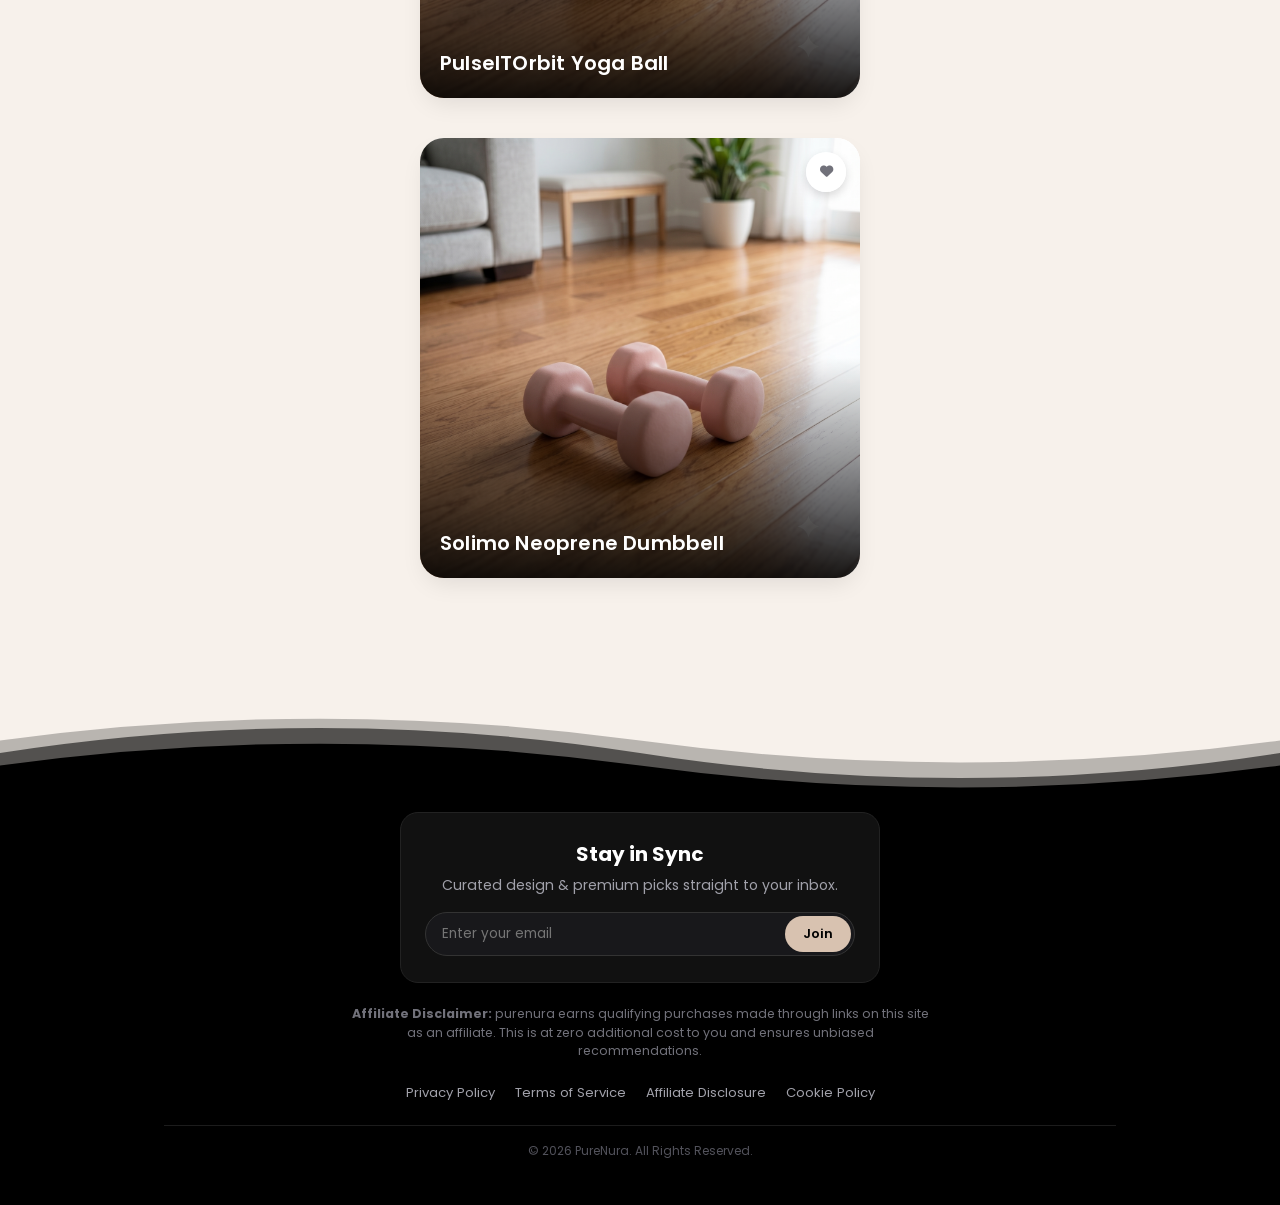
<file: product.html>
<!DOCTYPE html>
<html lang="en">
<head>
    <meta charset="UTF-8">
    <meta name="viewport" content="width=device-width, initial-scale=1.0">
    <meta http-equiv="content-language" content="en-us">
    
    <!-- Page Title & Description -->
    <title>purenura - Curated Lifestyle & Smart Products</title>
    <meta name="description" content="Discover handpicked lifestyle and smart essentials on purenura. Minimal aesthetic and curated selections.">

    <!-- Amazon Link Speed Optimization (DNS Prefetch & Preconnect) -->
    <link rel="dns-prefetch" href="//www.amazon.in">
    <link rel="dns-prefetch" href="//m.media-amazon.com">
    <link rel="preconnect" href="https://www.amazon.in" crossorigin>
    <link rel="preconnect" href="https://m.media-amazon.com" crossorigin>
    
    <!-- Google tag (gtag.js) -->
    <script async src="https://www.googletagmanager.com/gtag/js?id=G-4L52GV8CYB"></script>
    <script>
      window.dataLayer = window.dataLayer || [];
      function gtag(){dataLayer.push(arguments);}
      gtag('js', new Date());
      gtag('config', 'G-4L52GV8CYB');
    </script>

    <!-- Google Fonts & Font Awesome Icons -->
    <link href="https://fonts.googleapis.com/css2?family=Poppins:wght@300;400;500;600;700&display=swap" rel="stylesheet">
    <link rel="stylesheet" href="https://cdnjs.cloudflare.com/ajax/libs/font-awesome/6.4.0/css/all.min.css">

    <style>
        :root {
            --bg-skin: #f7f1eb;
            --skin-card: #fcf9f6;
            --pure-black: #000000;
            --skin-accent: #d8c2b0;
            --skin-border: #e6dacd;
            --text-dark: #121212;
            --text-light: #f5ebe0;
            --radius: 24px;
            --heart-red: #e11d48;
        }

        * {
            margin: 0;
            padding: 0;
            box-sizing: border-box;
            font-family: 'Poppins', sans-serif;
            -webkit-tap-highlight-color: transparent;
        }

        /* 100% Guaranteed Visible WhatsApp Doodle Canvas (Base64 Encoded) */
        body {
            background-color: var(--bg-skin);
            background-image: url("[data-uri]");
            background-repeat: repeat;
            background-size: 320px 320px;
            background-attachment: fixed;
            color: var(--text-dark);
            overflow-x: hidden;
            scroll-behavior: smooth;
        }

        /* --- Header Section (Mobile Base) --- */
        header {
            position: sticky;
            top: 0;
            z-index: 1000;
            background: rgba(247, 241, 235, 0.94);
            backdrop-filter: blur(14px);
            padding: 12px 16px;
            display: flex;
            align-items: center;
            justify-content: space-between;
            gap: 12px;
            border-bottom: 1px solid var(--skin-border);
        }

        .header-inner {
            width: 100%;
            display: flex;
            align-items: center;
            justify-content: space-between;
            gap: 12px;
        }

        .logo {
            font-size: 1.15rem;
            font-weight: 700;
            color: var(--pure-black);
            text-decoration: none;
            letter-spacing: -0.5px;
            white-space: nowrap;
        }

        .search-container {
            flex: 1;
            position: relative;
            display: flex;
            align-items: center;
        }

        .search-container input {
            width: 100%;
            padding: 9px 36px;
            border-radius: 30px;
            border: 1px solid var(--skin-border);
            outline: none;
            background: #ffffff;
            font-size: 0.85rem;
            color: var(--pure-black);
            transition: border-color 0.2s ease, box-shadow 0.2s ease;
        }

        .search-container input:focus {
            border-color: var(--pure-black);
            box-shadow: 0 0 0 2px rgba(0,0,0,0.06);
        }

        .search-container i.fa-magnifying-glass {
            position: absolute;
            left: 12px;
            color: #78716c;
            font-size: 0.85rem;
            pointer-events: none;
        }

        .header-fav-btn {
            background: #ffffff;
            border: 1px solid var(--skin-border);
            width: 40px;
            height: 40px;
            border-radius: 50%;
            display: flex;
            align-items: center;
            justify-content: center;
            color: var(--pure-black);
            position: relative;
            cursor: pointer;
            transition: transform 0.2s;
        }

        .header-fav-btn:active {
            transform: scale(0.9);
        }

        .fav-count {
            position: absolute;
            top: -3px;
            right: -3px;
            background: var(--heart-red);
            color: #ffffff;
            font-size: 0.65rem;
            padding: 2px 6px;
            border-radius: 12px;
            font-weight: 600;
        }

        /* --- Favorites Drawer --- */
        .drawer-overlay {
            position: fixed;
            inset: 0;
            background: rgba(0, 0, 0, 0.45);
            backdrop-filter: blur(4px);
            z-index: 1050;
            opacity: 0;
            pointer-events: none;
            transition: opacity 0.35s ease;
        }

        .drawer-overlay.active {
            opacity: 1;
            pointer-events: auto;
        }

        .fav-sidebar {
            position: fixed;
            top: 0;
            right: 0;
            width: 82%;
            max-width: 380px;
            height: 100vh;
            background: #ffffff;
            z-index: 1100;
            box-shadow: -8px 0 30px rgba(0, 0, 0, 0.15);
            transform: translateX(100%);
            transition: transform 0.38s cubic-bezier(0.16, 1, 0.3, 1);
            display: flex;
            flex-direction: column;
        }

        .fav-sidebar.active {
            transform: translateX(0);
        }

        .sidebar-header {
            padding: 18px 20px;
            border-bottom: 1px solid var(--skin-border);
            display: flex;
            align-items: center;
            justify-content: space-between;
            background: var(--bg-skin);
        }

        .sidebar-header h3 {
            font-size: 1.05rem;
            font-weight: 600;
            color: var(--pure-black);
        }

        .close-sidebar-btn {
            background: none;
            border: none;
            font-size: 1.35rem;
            color: var(--pure-black);
            cursor: pointer;
            line-height: 1;
        }

        .fav-items-list {
            flex: 1;
            overflow-y: auto;
            padding: 16px;
            display: flex;
            flex-direction: column;
            gap: 12px;
        }

        .fav-list-empty {
            text-align: center;
            color: #8c827a;
            font-size: 0.85rem;
            margin-top: 50px;
        }

        .fav-card-row {
            display: flex;
            gap: 12px;
            align-items: center;
            padding: 10px;
            background: var(--skin-card);
            border-radius: 12px;
            border: 1px solid var(--skin-border);
            text-decoration: none;
            color: var(--pure-black);
        }

        .fav-card-row img {
            width: 52px;
            height: 52px;
            object-fit: cover;
            border-radius: 8px;
        }

        .fav-card-row .info {
            flex: 1;
            font-size: 0.85rem;
            font-weight: 500;
        }

        .remove-fav-row {
            background: none;
            border: none;
            color: var(--heart-red);
            font-size: 1rem;
            padding: 8px;
            cursor: pointer;
        }

        /* --- Showcase Area (Mobile Base) --- */
        .showcase-container {
            padding: 45px 20px 85px;
            display: flex;
            flex-direction: column;
            align-items: center;
            gap: 32px;
            width: 100%;
        }

        .card-wrapper {
            width: 100%;
            max-width: 360px;
            aspect-ratio: 1 / 1;
            position: relative;
            z-index: 1;
            will-change: transform, box-shadow;
            transition: transform 0.28s cubic-bezier(0.34, 1.56, 0.64, 1), z-index 0.2s ease;
        }

        .product-card {
            width: 100%;
            height: 100%;
            border-radius: var(--radius);
            position: relative;
            overflow: hidden;
            background: #ffffff;
            display: block;
            text-decoration: none;
            box-shadow: 0 10px 24px -6px rgba(0, 0, 0, 0.1);
            transition: box-shadow 0.28s ease;
        }

        /* Pop-up effect for central product */
        .card-wrapper.active-popup {
            z-index: 30;
            transform: scale(1.08);
        }

        .card-wrapper.active-popup .product-card {
            box-shadow: 0 -16px 36px -6px rgba(0, 0, 0, 0.24), 0 28px 50px -6px rgba(0, 0, 0, 0.38);
        }

        .product-card img {
            width: 100%;
            height: 100%;
            object-fit: cover;
            display: block;
        }

        .card-fav-action {
            position: absolute;
            top: 14px;
            right: 14px;
            width: 40px;
            height: 40px;
            border-radius: 50%;
            background: rgba(255, 255, 255, 0.92);
            backdrop-filter: blur(8px);
            border: none;
            display: flex;
            align-items: center;
            justify-content: center;
            cursor: pointer;
            z-index: 10;
            color: #71717a;
            box-shadow: 0 4px 10px rgba(0,0,0,0.14);
            transition: transform 0.2s, color 0.2s;
        }

        .card-fav-action.active {
            color: var(--heart-red);
        }

        .card-fav-action:active {
            transform: scale(0.85);
        }

        .product-overlay {
            position: absolute;
            inset: 0;
            background: linear-gradient(180deg, rgba(0,0,0,0) 50%, rgba(0, 0, 0, 0.88) 100%);
            display: flex;
            align-items: flex-end;
            padding: 20px;
        }

        .product-name {
            color: #ffffff;
            font-size: 1.15rem;
            font-weight: 600;
            letter-spacing: 0.2px;
        }

        .search-focus-highlight {
            outline: 3px solid var(--pure-black);
            border-radius: var(--radius);
            animation: pulse-ring 1s ease-out 2;
        }

        @keyframes pulse-ring {
            0% { box-shadow: 0 0 0 0 rgba(0, 0, 0, 0.5); }
            100% { box-shadow: 0 0 0 16px rgba(0, 0, 0, 0); }
        }

        .toast {
            position: fixed;
            bottom: 25px;
            left: 50%;
            transform: translateX(-50%) translateY(100px);
            background: var(--pure-black);
            color: #ffffff;
            padding: 10px 22px;
            border-radius: 30px;
            font-size: 0.85rem;
            font-weight: 500;
            box-shadow: 0 10px 25px rgba(0, 0, 0, 0.25);
            z-index: 2000;
            opacity: 0;
            transition: transform 0.3s ease, opacity 0.3s ease;
            pointer-events: none;
        }

        .toast.show {
            transform: translateX(-50%) translateY(0);
            opacity: 1;
        }

        /* --- Seamless 100% Infinite Water Wave Animation --- */
        .wave-container {
            position: relative;
            width: 100%;
            height: 85px;
            overflow: hidden;
            line-height: 0;
        }

        .wave-svg {
            position: absolute;
            bottom: 0;
            left: 0;
            width: 200%;
            height: 100%;
            display: block;
        }

        .wave-layer-1 {
            animation: infiniteWave 12s linear infinite;
        }
        .wave-layer-2 {
            animation: infiniteWaveReverse 18s linear infinite;
        }
        .wave-layer-3 {
            animation: infiniteWave 8s linear infinite;
        }

        @keyframes infiniteWave {
            0% { transform: translate3d(0, 0, 0); }
            100% { transform: translate3d(-50%, 0, 0); }
        }

        @keyframes infiniteWaveReverse {
            0% { transform: translate3d(-50%, 0, 0); }
            100% { transform: translate3d(0, 0, 0); }
        }

        /* --- Pure Black Footer --- */
        footer {
            background: var(--pure-black);
            color: var(--text-light);
            padding-bottom: 35px;
            margin-top: -1px;
        }

        .footer-content {
            padding: 10px 24px;
            display: flex;
            flex-direction: column;
            align-items: center;
            text-align: center;
            gap: 22px;
            max-width: 1000px;
            margin: 0 auto;
        }

        .subscribe-card {
            background: #111111;
            border: 1px solid #222222;
            border-radius: 18px;
            padding: 22px 18px;
            width: 100%;
            max-width: 380px;
            box-shadow: 0 10px 30px rgba(0,0,0,0.5);
        }

        .subscribe-card h3 {
            color: #ffffff;
            font-size: 1.15rem;
            margin-bottom: 6px;
        }

        .subscribe-card p {
            font-size: 0.8rem;
            color: #a1a1aa;
            margin-bottom: 16px;
        }

        .subscribe-box {
            display: flex;
            position: relative;
        }

        .subscribe-box input {
            width: 100%;
            padding: 11px 16px;
            border-radius: 30px;
            border: 1px solid #333333;
            background: #18181b;
            outline: none;
            color: #ffffff;
            font-size: 0.85rem;
        }

        .subscribe-box button {
            position: absolute;
            right: 4px;
            top: 4px;
            bottom: 4px;
            border: none;
            background: var(--skin-accent);
            color: var(--pure-black);
            padding: 0 18px;
            border-radius: 30px;
            font-size: 0.8rem;
            font-weight: 600;
            cursor: pointer;
            transition: transform 0.2s;
        }

        .subscribe-box button:active {
            transform: scale(0.92);
        }

        .disclaimer {
            font-size: 0.72rem;
            line-height: 1.5;
            color: #71717a;
            max-width: 580px;
        }

        .policy-links {
            display: flex;
            flex-wrap: wrap;
            gap: 12px 20px;
            justify-content: center;
        }

        .policy-links a {
            color: #a1a1aa;
            text-decoration: none;
            font-size: 0.78rem;
            transition: color 0.2s;
        }

        .policy-links a:hover {
            color: var(--skin-accent);
        }

        .copyright {
            font-size: 0.75rem;
            color: #52525b;
            border-top: 1px solid #1c1c1c;
            padding-top: 16px;
            width: 100%;
        }

        /* =======================================================
           TABLET & DESKTOP RESPONSIVE AUTO-ADJUSTMENTS
           (Mobile remains 100% untouched)
        ======================================================= */
        @media (min-width: 768px) {
            header {
                padding: 14px 32px;
            }

            .header-inner {
                max-width: 900px;
                margin: 0 auto;
            }

            .search-container {
                max-width: 540px;
                margin: 0 auto;
            }

            .showcase-container {
                padding: 60px 20px 100px;
                gap: 40px;
            }

            .card-wrapper {
                max-width: 420px; /* Enhanced comfortable view for Tablet/Desktop */
            }

            .card-wrapper.active-popup {
                transform: scale(1.09);
            }

            .wave-container {
                height: 110px;
            }

            .subscribe-card {
                max-width: 480px;
                padding: 26px 24px;
            }

            .subscribe-card h3 {
                font-size: 1.25rem;
            }

            .subscribe-card p {
                font-size: 0.88rem;
            }

            .disclaimer {
                font-size: 0.78rem;
            }

            .policy-links a {
                font-size: 0.82rem;
            }
        }

        @media (min-width: 1024px) {
            header {
                padding: 16px 40px;
            }

            .header-inner {
                max-width: 1040px;
            }

            .logo {
                font-size: 1.3rem;
            }

            .search-container {
                max-width: 580px;
            }

            .search-container input {
                padding: 11px 40px;
                font-size: 0.9rem;
            }

            .header-fav-btn {
                width: 44px;
                height: 44px;
            }

            .card-wrapper {
                max-width: 440px; /* Perfect golden ratio focus for desktop monitor */
            }

            .product-name {
                font-size: 1.25rem;
            }

            .wave-container {
                height: 125px;
            }
        }
    </style>
</head>
<body>

    <!-- Header -->
    <header>
        <div class="header-inner">
            <a href="#" class="logo">purenura</a>
            <div class="search-container">
                <i class="fa-solid fa-magnifying-glass"></i>
                <input type="text" id="searchInput" placeholder="Search product..." autocomplete="off">
            </div>
            <button class="header-fav-btn" id="favDrawerOpenBtn" aria-label="Favorites">
                <i class="fa-solid fa-heart"></i>
                <span class="fav-count" id="favCount">0</span>
            </button>
        </div>
    </header>

    <!-- Side-Slide Favorites Drawer -->
    <div class="drawer-overlay" id="drawerOverlay"></div>
    <aside class="fav-sidebar" id="favSidebar">
        <div class="sidebar-header">
            <h3>Saved Items</h3>
            <button class="close-sidebar-btn" id="closeSidebarBtn">&times;</button>
        </div>
        <div class="fav-items-list" id="favItemsList">
            <div class="fav-list-empty">No favorites added yet.</div>
        </div>
    </aside>

    <!-- Main Products Showcase -->
    <main class="showcase-container">

       <!-- Product 1 -->
        <div class="card-wrapper" id="1" data-id="1" data-name="Resistance Bands">
            <button class="card-fav-action" onclick="toggleFavorite(event, 1)"><i class="fa-solid fa-heart"></i></button>
            <a href="https://link.amazon/B0a4yqsiF" target="_blank" rel="noopener sponsored" class="product-card">
                <img src="1.jpg" alt="Resistance Bands">
                <div class="product-overlay">
                    <div class="product-name">Resistance Bands</div>
                </div>
            </a>
        </div>

        <!-- Product 2 -->
        <div class="card-wrapper" id="2" data-id="2" data-name="Gaiam Core Sliding Discs">
            <button class="card-fav-action" onclick="toggleFavorite(event, 2)"><i class="fa-solid fa-heart"></i></button>
            <a href="https://link.amazon/B03cMiiGo" target="_blank" rel="noopener sponsored" class="product-card">
                <img src="2.png" alt="Sliding Discs">
                <div class="product-overlay">
                    <div class="product-name">Gaiam Core Sliding Discs</div>
                </div>
            </a>
        </div>

        <!-- Product 3 -->
        <div class="card-wrapper" id="3" data-id="3" data-name="WISELIFE YogaWheel">
            <button class="card-fav-action" onclick="toggleFavorite(event, 3)"><i class="fa-solid fa-heart"></i></button>
            <a href="https://link.amazon/B0ceVzvWq" target="_blank" rel="noopener sponsored" class="product-card">
                <img src="3.png" alt="Yoga Wheel">
                <div class="product-overlay">
                    <div class="product-name">WISELIFE YogaWheel</div>
                </div>
            </a>
        </div>

        <!-- Product 4 -->
        <div class="card-wrapper" id="4" data-id="4" data-name="Bodylastics Foam Roller">
            <button class="card-fav-action" onclick="toggleFavorite(event, 4)"><i class="fa-solid fa-heart"></i></button>
            <a href="https://link.amazon/B02HTVGeW" target="_blank" rel="noopener sponsored" class="product-card">
                <img src="4.png" alt="Foam Roller">
                <div class="product-overlay">
                    <div class="product-name">Bodylastics Foam Roller</div>
                </div>
            </a>
        </div>

        <!-- Product 5 -->
        <div class="card-wrapper" id="5" data-id="5" data-name="Moringa Powder">
            <button class="card-fav-action" onclick="toggleFavorite(event, 5)"><i class="fa-solid fa-heart"></i></button>
            <a href="https://link.amazon/B0bVa0KxD" target="_blank" rel="noopener sponsored" class="product-card">
                <img src="assets/images/5.jpg" alt="moringa can">
                <div class="product-overlay">
                    <div class="product-name">Moringa Powder</div>
                </div>
            </a>
        </div>

        <!-- Product 6 -->
        <div class="card-wrapper" id="6" data-id="6" data-name="Flexbangle Wrist & Ankle Weights Set">
            <button class="card-fav-action" onclick="toggleFavorite(event, 6)"><i class="fa-solid fa-heart"></i></button>
            <a href="https://link.amazon/B0gj3x5Uq" target="_blank" rel="noopener sponsored" class="product-card">
                <img src="6.png" alt="Ankle Weights Set">
                <div class="product-overlay">
                    <div class="product-name">Flexbangle Wrist & Ankle Weights Set</div>
                </div>
            </a>
        </div>

        <!-- Product 7 -->
        <div class="card-wrapper" id="7" data-id="7" data-name="Smart Jumping Rope">
            <button class="card-fav-action" onclick="toggleFavorite(event, 7)"><i class="fa-solid fa-heart"></i></button>
            <a href="https://link.amazon/B0hSStTSx" target="_blank" rel="noopener sponsored" class="product-card">
                <img src="7.png" alt="Jumping Rope">
                <div class="product-overlay">
                    <div class="product-name">Smart Jumping Rope</div>
                </div>
            </a>
        </div>

        <!-- Product 8 -->
        <div class="card-wrapper" id="8" data-id="8" data-name="Yoga Stretching Strap">
            <button class="card-fav-action" onclick="toggleFavorite(event, 8)"><i class="fa-solid fa-heart"></i></button>
            <a href="https://link.amazon/B06kVDBCV" target="_blank" rel="noopener sponsored" class="product-card">
                <img src="8.png" alt="Stretching Strap">
                <div class="product-overlay">
                    <div class="product-name">Yoga Stretching Strap</div>
                </div>
            </a>
        </div>

        <!-- Product 9 -->
        <div class="card-wrapper" id="9" data-id="9" data-name="FirstFit Yoga Block">
            <button class="card-fav-action" onclick="toggleFavorite(event, 9)"><i class="fa-solid fa-heart"></i></button>
            <a href="https://link.amazon/B0hnY6pOS" target="_blank" rel="noopener sponsored" class="product-card">
                <img src="9.png" alt="Yoga Block">
                <div class="product-overlay">
                    <div class="product-name">FirstFit Yoga Block</div>
                </div>
            </a>
        </div>

        <!-- Product 10 -->
        <div class="card-wrapper" id="10" data-id="10" data-name="PulseITOrbit Yoga Ball">
            <button class="card-fav-action" onclick="toggleFavorite(event, 10)"><i class="fa-solid fa-heart"></i></button>
            <a href="https://link.amazon/B05vHTLLm" target="_blank" rel="noopener sponsored" class="product-card">
                <img src="10.png" alt="Yoga Ball">
                <div class="product-overlay">
                    <div class="product-name">PulseITOrbit Yoga Ball</div>
                </div>
            </a>
        </div>

        <!-- Product 11 -->
        <div class="card-wrapper" id="11" data-id="11" data-name="Solimo Neoprene Dumbbell">
            <button class="card-fav-action" onclick="toggleFavorite(event, 11)"><i class="fa-solid fa-heart"></i></button>
            <a href="https://link.amazon/B0aw76zSn" target="_blank" rel="noopener sponsored" class="product-card">
                <img src="11.png" alt="Dumbbell">
                <div class="product-overlay">
                    <div class="product-name">Solimo Neoprene Dumbbell</div>
                </div>
            </a>
        </div>

    </main>

    <!-- Notification Toast -->
    <div class="toast" id="toastMessage">Not matched</div>

    <!-- Infinite Seamless Water Waves Container -->
    <div class="wave-container">
        <svg class="wave-svg wave-layer-1" viewBox="0 0 2000 100" preserveAspectRatio="none">
            <path fill="rgba(0, 0, 0, 0.25)" d="M 0 50 Q 250 15 500 50 T 1000 50 T 1500 50 T 2000 50 L 2000 100 L 0 100 Z"></path>
        </svg>
        <svg class="wave-svg wave-layer-2" viewBox="0 0 2000 100" preserveAspectRatio="none">
            <path fill="rgba(0, 0, 0, 0.55)" d="M 0 60 Q 250 20 500 60 T 1000 60 T 1500 60 T 2000 60 L 2000 100 L 0 100 Z"></path>
        </svg>
        <svg class="wave-svg wave-layer-3" viewBox="0 0 2000 100" preserveAspectRatio="none">
            <path fill="#000000" d="M 0 70 Q 250 35 500 70 T 1000 70 T 1500 70 T 2000 70 L 2000 100 L 0 100 Z"></path>
        </svg>
    </div>

    <!-- Pure Black Footer -->
    <footer>
        <div class="footer-content">
            <!-- Newsletter -->
            <div class="subscribe-card">
                <h3>Stay in Sync</h3>
                <p>Curated design & premium picks straight to your inbox.</p>
                <form class="subscribe-box" onsubmit="event.preventDefault(); showToast('Subscribed successfully!');">
                    <input type="email" placeholder="Enter your email" required>
                    <button type="submit">Join</button>
                </form>
            </div>

            <!-- Disclaimer -->
            <div class="disclaimer">
                <strong>Affiliate Disclaimer:</strong> purenura earns qualifying purchases made through links on this site as an affiliate. This is at zero additional cost to you and ensures unbiased recommendations.
            </div>

            <!-- Legal Policies -->
            <div class="policy-links">
                <a href="https://purenura.github.io/purenura/legal.html">Privacy Policy</a>
                <a href="https://purenura.github.io/purenura/legal.html">Terms of Service</a>
                <a href="https://purenura.github.io/purenura/legal.html">Affiliate Disclosure</a>
                <a href="https://purenura.github.io/purenura/legal.html">Cookie Policy</a>
            </div>

            <!-- Copyright Line -->
            <div class="copyright">
                &copy; 2026 PureNura. All Rights Reserved.
            </div>
        </div>
    </footer>

    <!-- Interactive Logic Script -->
    <script>
        // --- 1. Dynamic Center Pop-up & Shadow Focus ---
        const cards = document.querySelectorAll('.card-wrapper');

        function handleCenterPopup() {
            const viewportCenter = window.innerHeight / 2;
            let closestCard = null;
            let minDistance = Infinity;

            cards.forEach((card) => {
                const rect = card.getBoundingClientRect();
                const cardCenter = rect.top + rect.height / 2;
                const distance = Math.abs(cardCenter - viewportCenter);

                if (distance < minDistance) {
                    minDistance = distance;
                    closestCard = card;
                }
            });

            cards.forEach((card) => {
                if (card === closestCard && minDistance < window.innerHeight * 0.38) {
                    card.classList.add('active-popup');
                } else {
                    card.classList.remove('active-popup');
                }
            });
        }

        window.addEventListener('scroll', handleCenterPopup, { passive: true });
        window.addEventListener('resize', handleCenterPopup);
        handleCenterPopup();

        // --- 2. Toast Notification ---
        const toast = document.getElementById('toastMessage');
        let toastTimeout;
        function showToast(msg) {
            clearTimeout(toastTimeout);
            toast.textContent = msg;
            toast.classList.add('show');
            toastTimeout = setTimeout(() => {
                toast.classList.remove('show');
            }, 2300);
        }

        // --- 3. Search & Smooth Scroll Jump ---
        const searchInput = document.getElementById('searchInput');
        let searchDebounce;

        searchInput.addEventListener('input', function(e) {
            const query = e.target.value.trim().toLowerCase();
            clearTimeout(searchDebounce);

            if (!query) {
                cards.forEach(c => c.classList.remove('search-focus-highlight'));
                return;
            }

            searchDebounce = setTimeout(() => {
                let matchedCard = null;

                cards.forEach(card => {
                    const name = card.getAttribute('data-name').toLowerCase();
                    card.classList.remove('search-focus-highlight');
                    if (!matchedCard && name.includes(query)) {
                        matchedCard = card;
                    }
                });

                if (matchedCard) {
                    const cardRect = matchedCard.getBoundingClientRect();
                    const offsetPosition = window.pageYOffset + cardRect.top - (window.innerHeight / 2) + (cardRect.height / 2);

                    window.scrollTo({
                        top: offsetPosition,
                        behavior: 'smooth'
                    });

                    matchedCard.classList.add('search-focus-highlight');
                    setTimeout(() => {
                        matchedCard.classList.remove('search-focus-highlight');
                    }, 2200);
                } else {
                    showToast("Not matched");
                }
            }, 450);
        });

        // --- 4. Favorites Drawer Logic ---
        let favorites = [];
        const drawerOverlay = document.getElementById('drawerOverlay');
        const favSidebar = document.getElementById('favSidebar');
        const favDrawerOpenBtn = document.getElementById('favDrawerOpenBtn');
        const closeSidebarBtn = document.getElementById('closeSidebarBtn');
        const favItemsList = document.getElementById('favItemsList');
        const favCountBadge = document.getElementById('favCount');

        function openDrawer() {
            renderFavoritesList();
            drawerOverlay.classList.add('active');
            favSidebar.classList.add('active');
            document.body.style.overflow = 'hidden';
        }

        function closeDrawer() {
            drawerOverlay.classList.remove('active');
            favSidebar.classList.remove('active');
            document.body.style.overflow = '';
        }

        favDrawerOpenBtn.addEventListener('click', openDrawer);
        closeSidebarBtn.addEventListener('click', closeDrawer);
        drawerOverlay.addEventListener('click', closeDrawer);

        function toggleFavorite(e, id) {
            e.preventDefault();
            e.stopPropagation();

            const card = document.querySelector(`.card-wrapper[data-id="${id}"]`);
            const name = card.getAttribute('data-name');
            const img = card.querySelector('img').src;
            const link = card.querySelector('a').href;
            const btn = card.querySelector('.card-fav-action');

            const index = favorites.findIndex(item => item.id === id);

            if (index > -1) {
                favorites.splice(index, 1);
                btn.classList.remove('active');
            } else {
                favorites.push({ id, name, img, link });
                btn.classList.add('active');
            }

            favCountBadge.textContent = favorites.length;
            renderFavoritesList();
        }

        function renderFavoritesList() {
            favItemsList.innerHTML = '';
            if (favorites.length === 0) {
                favItemsList.innerHTML = '<div class="fav-list-empty">No favorites added yet.</div>';
                return;
            }

            favorites.forEach(item => {
                const row = document.createElement('div');
                row.className = 'fav-card-row';
                row.innerHTML = `
                    <img src="${item.img}" alt="${item.name}">
                    <div class="info">${item.name}</div>
                    <button class="remove-fav-row" onclick="removeFavoriteFromDrawer(${item.id})">
                        <i class="fa-solid fa-trash-can"></i>
                    </button>
                `;
                favItemsList.appendChild(row);
            });
        }

        function removeFavoriteFromDrawer(id) {
            const index = favorites.findIndex(item => item.id === id);
            if (index > -1) {
                favorites.splice(index, 1);
                favCountBadge.textContent = favorites.length;
                const cardBtn = document.querySelector(`.card-wrapper[data-id="${id}"] .card-fav-action`);
                if (cardBtn) cardBtn.classList.remove('active');
                renderFavoritesList();
            }
        }

        // --- 5. Direct ID / Anchor Auto-scroll (Supports #1, #2, etc.) ---
        window.addEventListener('DOMContentLoaded', () => {
            const hash = window.location.hash;
            if (hash) {
                const cleanId = hash.replace('#', '');
                const target = document.getElementById(cleanId) || document.querySelector(hash);
                if (target) {
                    setTimeout(() => {
                        const targetRect = target.getBoundingClientRect();
                        const offsetPosition = window.pageYOffset + targetRect.top - (window.innerHeight / 2) + (targetRect.height / 2);

                        window.scrollTo({
                            top: offsetPosition,
                            behavior: 'smooth'
                        });

                        target.classList.add('search-focus-highlight');
                        setTimeout(() => target.classList.remove('search-focus-highlight'), 2500);
                    }, 350);
                }
            }
        });
    </script>
</body>
</html>
</file>
<file: assets/web/assets/mobirise-icons2/mobirise2.css>
@font-face {
  font-family: 'Moririse2';
  font-display: swap;
  src:  url('mobirise2.eot?f2bix4');
  src:  url('mobirise2.eot?f2bix4#iefix') format('embedded-opentype'),
    url('mobirise2.woff2?f2bix4') format('woff2'),
    url('mobirise2.woff?f2bix4') format('woff'),
    url('mobirise2.ttf?f2bix4') format('truetype'),
    url('mobirise2.svg?f2bix4#mobirise2') format('svg');
  font-weight: normal;
  font-style: normal;
}

[class^="mobi-"], [class*=" mobi-"] {
  /* use !important to prevent issues with browser extensions that change fonts */
  font-family: 'Moririse2' !important;
  speak: none;
  font-style: normal;
  font-weight: normal;
  font-variant: normal;
  text-transform: none;
  line-height: 1;

  /* Better Font Rendering =========== */
  -webkit-font-smoothing: antialiased;
  -moz-osx-font-smoothing: grayscale;
}

.mobi-mbri-add-submenu:before {
  content: "\e900";
}
.mobi-mbri-alert:before {
  content: "\e901";
}
.mobi-mbri-align-center:before {
  content: "\e902";
}
.mobi-mbri-align-justify:before {
  content: "\e903";
}
.mobi-mbri-align-left:before {
  content: "\e904";
}
.mobi-mbri-align-right:before {
  content: "\e905";
}
.mobi-mbri-android:before {
  content: "\e906";
}
.mobi-mbri-apple:before {
  content: "\e907";
}
.mobi-mbri-arrow-down:before {
  content: "\e908";
}
.mobi-mbri-arrow-next:before {
  content: "\e909";
}
.mobi-mbri-arrow-prev:before {
  content: "\e90a";
}
.mobi-mbri-arrow-up:before {
  content: "\e90b";
}
.mobi-mbri-bold:before {
  content: "\e90c";
}
.mobi-mbri-bookmark:before {
  content: "\e90d";
}
.mobi-mbri-bootstrap:before {
  content: "\e90e";
}
.mobi-mbri-briefcase:before {
  content: "\e90f";
}
.mobi-mbri-browse:before {
  content: "\e910";
}
.mobi-mbri-bulleted-list:before {
  content: "\e911";
}
.mobi-mbri-calendar:before {
  content: "\e912";
}
.mobi-mbri-camera:before {
  content: "\e913";
}
.mobi-mbri-cart-add:before {
  content: "\e914";
}
.mobi-mbri-cart-full:before {
  content: "\e915";
}
.mobi-mbri-cash:before {
  content: "\e916";
}
.mobi-mbri-change-style:before {
  content: "\e917";
}
.mobi-mbri-chat:before {
  content: "\e918";
}
.mobi-mbri-clock:before {
  content: "\e919";
}
.mobi-mbri-close:before {
  content: "\e91a";
}
.mobi-mbri-cloud:before {
  content: "\e91b";
}
.mobi-mbri-code:before {
  content: "\e91c";
}
.mobi-mbri-contact-form:before {
  content: "\e91d";
}
.mobi-mbri-credit-card:before {
  content: "\e91e";
}
.mobi-mbri-cursor-click:before {
  content: "\e91f";
}
.mobi-mbri-cust-feedback:before {
  content: "\e920";
}
.mobi-mbri-database:before {
  content: "\e921";
}
.mobi-mbri-delivery:before {
  content: "\e922";
}
.mobi-mbri-desktop:before {
  content: "\e923";
}
.mobi-mbri-devices:before {
  content: "\e924";
}
.mobi-mbri-down:before {
  content: "\e925";
}
.mobi-mbri-download-2:before {
  content: "\e926";
}
.mobi-mbri-download:before {
  content: "\e927";
}
.mobi-mbri-drag-n-drop-2:before {
  content: "\e928";
}
.mobi-mbri-drag-n-drop:before {
  content: "\e929";
}
.mobi-mbri-edit-2:before {
  content: "\e92a";
}
.mobi-mbri-edit:before {
  content: "\e92b";
}
.mobi-mbri-error:before {
  content: "\e92c";
}
.mobi-mbri-extension:before {
  content: "\e92d";
}
.mobi-mbri-features:before {
  content: "\e92e";
}
.mobi-mbri-file:before {
  content: "\e92f";
}
.mobi-mbri-flag:before {
  content: "\e930";
}
.mobi-mbri-folder:before {
  content: "\e931";
}
.mobi-mbri-gift:before {
  content: "\e932";
}
.mobi-mbri-github:before {
  content: "\e933";
}
.mobi-mbri-globe-2:before {
  content: "\e934";
}
.mobi-mbri-globe:before {
  content: "\e935";
}
.mobi-mbri-growing-chart:before {
  content: "\e936";
}
.mobi-mbri-hearth:before {
  content: "\e937";
}
.mobi-mbri-help:before {
  content: "\e938";
}
.mobi-mbri-home:before {
  content: "\e939";
}
.mobi-mbri-hot-cup:before {
  content: "\e93a";
}
.mobi-mbri-idea:before {
  content: "\e93b";
}
.mobi-mbri-image-gallery:before {
  content: "\e93c";
}
.mobi-mbri-image-slider:before {
  content: "\e93d";
}
.mobi-mbri-info:before {
  content: "\e93e";
}
.mobi-mbri-italic:before {
  content: "\e93f";
}
.mobi-mbri-key:before {
  content: "\e940";
}
.mobi-mbri-laptop:before {
  content: "\e941";
}
.mobi-mbri-layers:before {
  content: "\e942";
}
.mobi-mbri-left-right:before {
  content: "\e943";
}
.mobi-mbri-left:before {
  content: "\e944";
}
.mobi-mbri-letter:before {
  content: "\e945";
}
.mobi-mbri-like:before {
  content: "\e946";
}
.mobi-mbri-link:before {
  content: "\e947";
}
.mobi-mbri-lock:before {
  content: "\e948";
}
.mobi-mbri-login:before {
  content: "\e949";
}
.mobi-mbri-logout:before {
  content: "\e94a";
}
.mobi-mbri-magic-stick:before {
  content: "\e94b";
}
.mobi-mbri-map-pin:before {
  content: "\e94c";
}
.mobi-mbri-menu:before {
  content: "\e94d";
}
.mobi-mbri-mobile-2:before {
  content: "\e94e";
}
.mobi-mbri-mobile-horizontal:before {
  content: "\e94f";
}
.mobi-mbri-mobile:before {
  content: "\e950";
}
.mobi-mbri-mobirise:before {
  content: "\e951";
}
.mobi-mbri-more-horizontal:before {
  content: "\e952";
}
.mobi-mbri-more-vertical:before {
  content: "\e953";
}
.mobi-mbri-music:before {
  content: "\e954";
}
.mobi-mbri-new-file:before {
  content: "\e955";
}
.mobi-mbri-numbered-list:before {
  content: "\e956";
}
.mobi-mbri-opened-folder:before {
  content: "\e957";
}
.mobi-mbri-pages:before {
  content: "\e958";
}
.mobi-mbri-paper-plane:before {
  content: "\e959";
}
.mobi-mbri-paperclip:before {
  content: "\e95a";
}
.mobi-mbri-phone:before {
  content: "\e95b";
}
.mobi-mbri-photo:before {
  content: "\e95c";
}
.mobi-mbri-photos:before {
  content: "\e95d";
}
.mobi-mbri-pin:before {
  content: "\e95e";
}
.mobi-mbri-play:before {
  content: "\e95f";
}
.mobi-mbri-plus:before {
  content: "\e960";
}
.mobi-mbri-preview:before {
  content: "\e961";
}
.mobi-mbri-print:before {
  content: "\e962";
}
.mobi-mbri-protect:before {
  content: "\e963";
}
.mobi-mbri-question:before {
  content: "\e964";
}
.mobi-mbri-quote-left:before {
  content: "\e965";
}
.mobi-mbri-quote-right:before {
  content: "\e966";
}
.mobi-mbri-redo:before {
  content: "\e967";
}
.mobi-mbri-refresh:before {
  content: "\e968";
}
.mobi-mbri-responsive-2:before {
  content: "\e969";
}
.mobi-mbri-responsive:before {
  content: "\e96a";
}
.mobi-mbri-right:before {
  content: "\e96b";
}
.mobi-mbri-rocket:before {
  content: "\e96c";
}
.mobi-mbri-sad-face:before {
  content: "\e96d";
}
.mobi-mbri-sale:before {
  content: "\e96e";
}
.mobi-mbri-save:before {
  content: "\e96f";
}
.mobi-mbri-search:before {
  content: "\e970";
}
.mobi-mbri-setting-2:before {
  content: "\e971";
}
.mobi-mbri-setting-3:before {
  content: "\e972";
}
.mobi-mbri-setting:before {
  content: "\e973";
}
.mobi-mbri-share:before {
  content: "\e974";
}
.mobi-mbri-shopping-bag:before {
  content: "\e975";
}
.mobi-mbri-shopping-basket:before {
  content: "\e976";
}
.mobi-mbri-shopping-cart:before {
  content: "\e977";
}
.mobi-mbri-sites:before {
  content: "\e978";
}
.mobi-mbri-smile-face:before {
  content: "\e979";
}
.mobi-mbri-speed:before {
  content: "\e97a";
}
.mobi-mbri-star:before {
  content: "\e97b";
}
.mobi-mbri-success:before {
  content: "\e97c";
}
.mobi-mbri-sun:before {
  content: "\e97d";
}
.mobi-mbri-sun2:before {
  content: "\e97e";
}
.mobi-mbri-tablet-vertical:before {
  content: "\e97f";
}
.mobi-mbri-tablet:before {
  content: "\e980";
}
.mobi-mbri-target:before {
  content: "\e981";
}
.mobi-mbri-timer:before {
  content: "\e982";
}
.mobi-mbri-to-ftp:before {
  content: "\e983";
}
.mobi-mbri-to-local-drive:before {
  content: "\e984";
}
.mobi-mbri-touch-swipe:before {
  content: "\e985";
}
.mobi-mbri-touch:before {
  content: "\e986";
}
.mobi-mbri-trash:before {
  content: "\e987";
}
.mobi-mbri-underline:before {
  content: "\e988";
}
.mobi-mbri-undo:before {
  content: "\e989";
}
.mobi-mbri-unlink:before {
  content: "\e98a";
}
.mobi-mbri-unlock:before {
  content: "\e98b";
}
.mobi-mbri-up-down:before {
  content: "\e98c";
}
.mobi-mbri-up:before {
  content: "\e98d";
}
.mobi-mbri-update:before {
  content: "\e98e";
}
.mobi-mbri-upload-2:before {
  content: "\e98f";
}
.mobi-mbri-upload:before {
  content: "\e990";
}
.mobi-mbri-user-2:before {
  content: "\e991";
}
.mobi-mbri-user:before {
  content: "\e992";
}
.mobi-mbri-users:before {
  content: "\e993";
}
.mobi-mbri-video-play:before {
  content: "\e994";
}
.mobi-mbri-video:before {
  content: "\e995";
}
.mobi-mbri-watch:before {
  content: "\e996";
}
.mobi-mbri-website-theme-2:before {
  content: "\e997";
}
.mobi-mbri-website-theme:before {
  content: "\e998";
}
.mobi-mbri-wifi:before {
  content: "\e999";
}
.mobi-mbri-windows:before {
  content: "\e99a";
}
.mobi-mbri-zoom-in:before {
  content: "\e99b";
}
.mobi-mbri-zoom-out:before {
  content: "\e99c";
}
</file>
<file: assets/web/assets/mobirise-icons/mobirise-icons.css>
@font-face {
  font-family: 'MobiriseIcons';
  src:  url('mobirise-icons.eot?spat4u');
  src:  url('mobirise-icons.eot?spat4u#iefix') format('embedded-opentype'),
    url('mobirise-icons.woff2?spat4u') format('woff2'),
    url('mobirise-icons.woff?spat4u') format('woff'),
    url('mobirise-icons.ttf?spat4u') format('truetype'),
    url('mobirise-icons.svg?spat4u#MobiriseIcons') format('svg');
  font-weight: normal;
  font-style: normal;
  font-display: swap;
}

[class^="mbri-"], [class*=" mbri-"] {
  /* use !important to prevent issues with browser extensions that change fonts */
  font-family: MobiriseIcons !important;
  speak: none;
  font-style: normal;
  font-weight: normal;
  font-variant: normal;
  text-transform: none;
  line-height: 1;

  /* Better Font Rendering =========== */
  -webkit-font-smoothing: antialiased;
  -moz-osx-font-smoothing: grayscale;
}

.mbri-add-submenu:before {
  content: "\e900";
}
.mbri-alert:before {
  content: "\e901";
}
.mbri-align-center:before {
  content: "\e902";
}
.mbri-align-justify:before {
  content: "\e903";
}
.mbri-align-left:before {
  content: "\e904";
}
.mbri-align-right:before {
  content: "\e905";
}
.mbri-android:before {
  content: "\e906";
}
.mbri-apple:before {
  content: "\e907";
}
.mbri-arrow-down:before {
  content: "\e908";
}
.mbri-arrow-next:before {
  content: "\e909";
}
.mbri-arrow-prev:before {
  content: "\e90a";
}
.mbri-arrow-up:before {
  content: "\e90b";
}
.mbri-bold:before {
  content: "\e90c";
}
.mbri-bookmark:before {
  content: "\e90d";
}
.mbri-bootstrap:before {
  content: "\e90e";
}
.mbri-briefcase:before {
  content: "\e90f";
}
.mbri-browse:before {
  content: "\e910";
}
.mbri-bulleted-list:before {
  content: "\e911";
}
.mbri-calendar:before {
  content: "\e912";
}
.mbri-camera:before {
  content: "\e913";
}
.mbri-cart-add:before {
  content: "\e914";
}
.mbri-cart-full:before {
  content: "\e915";
}
.mbri-cash:before {
  content: "\e916";
}
.mbri-change-style:before {
  content: "\e917";
}
.mbri-chat:before {
  content: "\e918";
}
.mbri-clock:before {
  content: "\e919";
}
.mbri-close:before {
  content: "\e91a";
}
.mbri-cloud:before {
  content: "\e91b";
}
.mbri-code:before {
  content: "\e91c";
}
.mbri-contact-form:before {
  content: "\e91d";
}
.mbri-credit-card:before {
  content: "\e91e";
}
.mbri-cursor-click:before {
  content: "\e91f";
}
.mbri-cust-feedback:before {
  content: "\e920";
}
.mbri-database:before {
  content: "\e921";
}
.mbri-delivery:before {
  content: "\e922";
}
.mbri-desktop:before {
  content: "\e923";
}
.mbri-devices:before {
  content: "\e924";
}
.mbri-down:before {
  content: "\e925";
}
.mbri-download:before {
  content: "\e989";
}
.mbri-drag-n-drop:before {
  content: "\e927";
}
.mbri-drag-n-drop2:before {
  content: "\e928";
}
.mbri-edit:before {
  content: "\e929";
}
.mbri-edit2:before {
  content: "\e92a";
}
.mbri-error:before {
  content: "\e92b";
}
.mbri-extension:before {
  content: "\e92c";
}
.mbri-features:before {
  content: "\e92d";
}
.mbri-file:before {
  content: "\e92e";
}
.mbri-flag:before {
  content: "\e92f";
}
.mbri-folder:before {
  content: "\e930";
}
.mbri-gift:before {
  content: "\e931";
}
.mbri-github:before {
  content: "\e932";
}
.mbri-globe:before {
  content: "\e933";
}
.mbri-globe-2:before {
  content: "\e934";
}
.mbri-growing-chart:before {
  content: "\e935";
}
.mbri-hearth:before {
  content: "\e936";
}
.mbri-help:before {
  content: "\e937";
}
.mbri-home:before {
  content: "\e938";
}
.mbri-hot-cup:before {
  content: "\e939";
}
.mbri-idea:before {
  content: "\e93a";
}
.mbri-image-gallery:before {
  content: "\e93b";
}
.mbri-image-slider:before {
  content: "\e93c";
}
.mbri-info:before {
  content: "\e93d";
}
.mbri-italic:before {
  content: "\e93e";
}
.mbri-key:before {
  content: "\e93f";
}
.mbri-laptop:before {
  content: "\e940";
}
.mbri-layers:before {
  content: "\e941";
}
.mbri-left-right:before {
  content: "\e942";
}
.mbri-left:before {
  content: "\e943";
}
.mbri-letter:before {
  content: "\e944";
}
.mbri-like:before {
  content: "\e945";
}
.mbri-link:before {
  content: "\e946";
}
.mbri-lock:before {
  content: "\e947";
}
.mbri-login:before {
  content: "\e948";
}
.mbri-logout:before {
  content: "\e949";
}
.mbri-magic-stick:before {
  content: "\e94a";
}
.mbri-map-pin:before {
  content: "\e94b";
}
.mbri-menu:before {
  content: "\e94c";
}
.mbri-mobile:before {
  content: "\e94d";
}
.mbri-mobile2:before {
  content: "\e94e";
}
.mbri-mobirise:before {
  content: "\e94f";
}
.mbri-more-horizontal:before {
  content: "\e950";
}
.mbri-more-vertical:before {
  content: "\e951";
}
.mbri-music:before {
  content: "\e952";
}
.mbri-new-file:before {
  content: "\e953";
}
.mbri-numbered-list:before {
  content: "\e954";
}
.mbri-opened-folder:before {
  content: "\e955";
}
.mbri-pages:before {
  content: "\e956";
}
.mbri-paper-plane:before {
  content: "\e957";
}
.mbri-paperclip:before {
  content: "\e958";
}
.mbri-photo:before {
  content: "\e959";
}
.mbri-photos:before {
  content: "\e95a";
}
.mbri-pin:before {
  content: "\e95b";
}
.mbri-play:before {
  content: "\e95c";
}
.mbri-plus:before {
  content: "\e95d";
}
.mbri-preview:before {
  content: "\e95e";
}
.mbri-print:before {
  content: "\e95f";
}
.mbri-protect:before {
  content: "\e960";
}
.mbri-question:before {
  content: "\e961";
}
.mbri-quote-left:before {
  content: "\e962";
}
.mbri-quote-right:before {
  content: "\e963";
}
.mbri-refresh:before {
  content: "\e964";
}
.mbri-responsive:before {
  content: "\e965";
}
.mbri-right:before {
  content: "\e966";
}
.mbri-rocket:before {
  content: "\e967";
}
.mbri-sad-face:before {
  content: "\e968";
}
.mbri-sale:before {
  content: "\e969";
}
.mbri-save:before {
  content: "\e96a";
}
.mbri-search:before {
  content: "\e96b";
}
.mbri-setting:before {
  content: "\e96c";
}
.mbri-setting2:before {
  content: "\e96d";
}
.mbri-setting3:before {
  content: "\e96e";
}
.mbri-share:before {
  content: "\e96f";
}
.mbri-shopping-bag:before {
  content: "\e970";
}
.mbri-shopping-basket:before {
  content: "\e971";
}
.mbri-shopping-cart:before {
  content: "\e972";
}
.mbri-sites:before {
  content: "\e973";
}
.mbri-smile-face:before {
  content: "\e974";
}
.mbri-speed:before {
  content: "\e975";
}
.mbri-star:before {
  content: "\e976";
}
.mbri-success:before {
  content: "\e977";
}
.mbri-sun:before {
  content: "\e978";
}
.mbri-sun2:before {
  content: "\e979";
}
.mbri-tablet:before {
  content: "\e97a";
}
.mbri-tablet-vertical:before {
  content: "\e97b";
}
.mbri-target:before {
  content: "\e97c";
}
.mbri-timer:before {
  content: "\e97d";
}
.mbri-to-ftp:before {
  content: "\e97e";
}
.mbri-to-local-drive:before {
  content: "\e97f";
}
.mbri-touch-swipe:before {
  content: "\e980";
}
.mbri-touch:before {
  content: "\e981";
}
.mbri-trash:before {
  content: "\e982";
}
.mbri-underline:before {
  content: "\e983";
}
.mbri-unlink:before {
  content: "\e984";
}
.mbri-unlock:before {
  content: "\e985";
}
.mbri-up-down:before {
  content: "\e986";
}
.mbri-up:before {
  content: "\e987";
}
.mbri-update:before {
  content: "\e988";
}
.mbri-upload:before {
 content: "\e926"; 
}
.mbri-user:before {
  content: "\e98a";
}
.mbri-user2:before {
  content: "\e98b";
}
.mbri-users:before {
  content: "\e98c";
}
.mbri-video:before {
  content: "\e98d";
}
.mbri-video-play:before {
  content: "\e98e";
}
.mbri-watch:before {
  content: "\e98f";
}
.mbri-website-theme:before {
  content: "\e990";
}
.mbri-wifi:before {
  content: "\e991";
}
.mbri-windows:before {
  content: "\e992";
}
.mbri-zoom-out:before {
  content: "\e993";
}
.mbri-redo:before {
  content: "\e994";
}
.mbri-undo:before {
  content: "\e995";
}
</file>
<file: assets/parallax/jarallax.css>
.jarallax {
    position: relative;
    z-index: 0;
}
.jarallax > .jarallax-img {
    position: absolute;
    object-fit: cover;
    /* support for plugin https://github.com/bfred-it/object-fit-images */
    font-family: 'object-fit: cover;';
    top: 0;
    left: 0;
    width: 100%;
    height: 100%;
    z-index: -1;
}
</file>
<file: assets/dropdown/css/style.css>
.navbar-dropdown {
  left: 0;
  padding: 0;
  position: absolute;
  right: 0;
  top: 0;
  transition: all 0.45s ease;
  z-index: 1030;
  background: #282828; }
  .navbar-dropdown .navbar-logo {
    margin-right: 0.8rem;
    transition: margin 0.3s ease-in-out;
    vertical-align: middle; }
    .navbar-dropdown .navbar-logo img {
      height: 3.125rem;
      transition: all 0.3s ease-in-out; }
    .navbar-dropdown .navbar-logo.mbr-iconfont {
      font-size: 3.125rem;
      line-height: 3.125rem; }
  .navbar-dropdown .navbar-caption {
    font-weight: 700;
    white-space: normal;
    vertical-align: -4px;
    line-height: 3.125rem !important; }
    .navbar-dropdown .navbar-caption, .navbar-dropdown .navbar-caption:hover {
      color: inherit;
      text-decoration: none; }
  .navbar-dropdown .mbr-iconfont + .navbar-caption {
    vertical-align: -1px; }
  .navbar-dropdown.navbar-fixed-top {
    position: fixed; }
  .navbar-dropdown .navbar-brand span {
    vertical-align: -4px; }
  .navbar-dropdown.bg-color.transparent {
    background: none; }
  .navbar-dropdown.navbar-short .navbar-brand {
    padding: 0.625rem 0; }
    .navbar-dropdown.navbar-short .navbar-brand span {
      vertical-align: -1px; }
  .navbar-dropdown.navbar-short .navbar-caption {
    line-height: 2.375rem !important;
    vertical-align: -2px; }
  .navbar-dropdown.navbar-short .navbar-logo {
    margin-right: 0.5rem; }
    .navbar-dropdown.navbar-short .navbar-logo img {
      height: 2.375rem; }
    .navbar-dropdown.navbar-short .navbar-logo.mbr-iconfont {
      font-size: 2.375rem;
      line-height: 2.375rem; }
  .navbar-dropdown.navbar-short .mbr-table-cell {
    height: 3.625rem; }
  .navbar-dropdown .navbar-close {
    left: 0.6875rem;
    position: fixed;
    top: 0.75rem;
    z-index: 1000; }
  .navbar-dropdown .hamburger-icon {
    content: "";
    display: inline-block;
    vertical-align: middle;
    width: 16px;
    -webkit-box-shadow: 0 -6px 0 1px #282828,0 0 0 1px #282828,0 6px 0 1px #282828;
    -moz-box-shadow: 0 -6px 0 1px #282828,0 0 0 1px #282828,0 6px 0 1px #282828;
    box-shadow: 0 -6px 0 1px #282828,0 0 0 1px #282828,0 6px 0 1px #282828; }

.dropdown-menu .dropdown-toggle[data-toggle="dropdown-submenu"]::after {
  border-bottom: 0.35em solid transparent;
  border-left: 0.35em solid;
  border-right: 0;
  border-top: 0.35em solid transparent;
  margin-left: 0.3rem; }

.dropdown-menu .dropdown-item:focus {
  outline: 0; }

.nav-dropdown {
  font-size: 0.75rem;
  font-weight: 500;
  height: auto !important; }
  .nav-dropdown .nav-btn {
    padding-left: 1rem; }
  .nav-dropdown .link {
    margin: .667em 1.667em;
    font-weight: 500;
    padding: 0;
    transition: color .2s ease-in-out; }
    .nav-dropdown .link.dropdown-toggle {
      margin-right: 2.583em; }
      .nav-dropdown .link.dropdown-toggle::after {
        margin-left: .25rem;
        border-top: 0.35em solid;
        border-right: 0.35em solid transparent;
        border-left: 0.35em solid transparent;
        border-bottom: 0; }
      .nav-dropdown .link.dropdown-toggle[aria-expanded="true"] {
        margin: 0;
        padding: 0.667em 3.263em  0.667em 1.667em; }
  .nav-dropdown .link::after,
  .nav-dropdown .dropdown-item::after {
    color: inherit; }
  .nav-dropdown .btn {
    font-size: 0.75rem;
    font-weight: 700;
    letter-spacing: 0;
    margin-bottom: 0;
    padding-left: 1.25rem;
    padding-right: 1.25rem; }
  .nav-dropdown .dropdown-menu {
    border-radius: 0;
    border: 0;
    left: 0;
    margin: 0;
    padding-bottom: 1.25rem;
    padding-top: 1.25rem;
    position: relative; }
  .nav-dropdown .dropdown-submenu {
    margin-left: 0.125rem;
    top: 0; }
  .nav-dropdown .dropdown-item {
    font-weight: 500;
    line-height: 2;
    padding: 0.3846em 4.615em 0.3846em 1.5385em;
    position: relative;
    transition: color .2s ease-in-out, background-color .2s ease-in-out; }
    .nav-dropdown .dropdown-item::after {
      margin-top: -0.3077em;
      position: absolute;
      right: 1.1538em;
      top: 50%; }
    .nav-dropdown .dropdown-item:focus, .nav-dropdown .dropdown-item:hover {
      background: none; }

@media (max-width: 767px) {
  .nav-dropdown.navbar-toggleable-sm {
    bottom: 0;
    display: none;
    left: 0;
    overflow-x: hidden;
    position: fixed;
    top: 0;
    transform: translateX(-100%);
    -ms-transform: translateX(-100%);
    -webkit-transform: translateX(-100%);
    width: 18.75rem;
    z-index: 999; } }
.nav-dropdown.navbar-toggleable-xl {
  bottom: 0;
  display: none;
  left: 0;
  overflow-x: hidden;
  position: fixed;
  top: 0;
  transform: translateX(-100%);
  -ms-transform: translateX(-100%);
  -webkit-transform: translateX(-100%);
  width: 18.75rem;
  z-index: 999; }

.nav-dropdown-sm {
  display: block !important;
  overflow-x: hidden;
  overflow: auto;
  padding-top: 3.875rem; }
  .nav-dropdown-sm::after {
    content: "";
    display: block;
    height: 3rem;
    width: 100%; }
  .nav-dropdown-sm.collapse.in ~ .navbar-close {
    display: block !important; }
  .nav-dropdown-sm.collapsing, .nav-dropdown-sm.collapse.in {
    transform: translateX(0);
    -ms-transform: translateX(0);
    -webkit-transform: translateX(0);
    transition: all 0.25s ease-out;
    -webkit-transition: all 0.25s ease-out;
    background: #282828; }
  .nav-dropdown-sm.collapsing[aria-expanded="false"] {
    transform: translateX(-100%);
    -ms-transform: translateX(-100%);
    -webkit-transform: translateX(-100%); }
  .nav-dropdown-sm .nav-item {
    display: block;
    margin-left: 0 !important;
    padding-left: 0; }
  .nav-dropdown-sm .link,
  .nav-dropdown-sm .dropdown-item {
    border-top: 1px dotted rgba(255, 255, 255, 0.1);
    font-size: 0.8125rem;
    line-height: 1.6;
    margin: 0 !important;
    padding: 0.875rem 2.4rem 0.875rem 1.5625rem !important;
    position: relative;
    white-space: normal; }
    .nav-dropdown-sm .link:focus, .nav-dropdown-sm .link:hover,
    .nav-dropdown-sm .dropdown-item:focus,
    .nav-dropdown-sm .dropdown-item:hover {
      background: rgba(0, 0, 0, 0.2) !important;
      color: #c0a375; }
  .nav-dropdown-sm .nav-btn {
    position: relative;
    padding: 1.5625rem 1.5625rem 0 1.5625rem; }
    .nav-dropdown-sm .nav-btn::before {
      border-top: 1px dotted rgba(255, 255, 255, 0.1);
      content: "";
      left: 0;
      position: absolute;
      top: 0;
      width: 100%; }
    .nav-dropdown-sm .nav-btn + .nav-btn {
      padding-top: 0.625rem; }
      .nav-dropdown-sm .nav-btn + .nav-btn::before {
        display: none; }
  .nav-dropdown-sm .btn {
    padding: 0.625rem 0; }
  .nav-dropdown-sm .dropdown-toggle[data-toggle="dropdown-submenu"]::after {
    margin-left: .25rem;
    border-top: 0.35em solid;
    border-right: 0.35em solid transparent;
    border-left: 0.35em solid transparent;
    border-bottom: 0; }
  .nav-dropdown-sm .dropdown-toggle[data-toggle="dropdown-submenu"][aria-expanded="true"]::after {
    border-top: 0;
    border-right: 0.35em solid transparent;
    border-left: 0.35em solid transparent;
    border-bottom: 0.35em solid; }
  .nav-dropdown-sm .dropdown-menu {
    margin: 0;
    padding: 0;
    position: relative;
    top: 0;
    left: 0;
    width: 100%;
    border: 0;
    float: none;
    border-radius: 0;
    background: none; }
  .nav-dropdown-sm .dropdown-submenu {
    left: 100%;
    margin-left: 0.125rem;
    margin-top: -1.25rem;
    top: 0; }

.navbar-toggleable-sm .nav-dropdown .dropdown-menu {
  position: absolute; }

.navbar-toggleable-sm .nav-dropdown .dropdown-submenu {
  left: 100%;
  margin-left: 0.125rem;
  margin-top: -1.25rem;
  top: 0; }

.navbar-toggleable-sm.opened .nav-dropdown .dropdown-menu {
  position: relative; }

.navbar-toggleable-sm.opened .nav-dropdown .dropdown-submenu {
  left: 0;
  margin-left: 00rem;
  margin-top: 0rem;
  top: 0; }

.is-builder .nav-dropdown.collapsing {
  transition: none !important; }
</file>
<file: assets/theme/css/style.css>
@charset "UTF-8";
section {
  background-color: #ffffff;
}

body {
  font-style: normal;
  line-height: 1.5;
  font-weight: 400;
  color: #232323;
  position: relative;
}

button {
  background-color: transparent;
  border-color: transparent;
}

.embla__button,
.carousel-control {
  background-color: #edefea !important;
  opacity: 0.8 !important;
  color: #464845 !important;
  border-color: #edefea !important;
}

.carousel .close,
.modalWindow .close {
  background-color: #edefea !important;
  color: #464845 !important;
  border-color: #edefea !important;
  opacity: 0.8 !important;
}

.carousel .close:hover,
.modalWindow .close:hover {
  opacity: 1 !important;
}

.carousel-indicators li {
  background-color: #edefea !important;
  border: 2px solid #464845 !important;
}

.carousel-indicators li:hover,
.carousel-indicators li:active {
  opacity: 0.8 !important;
}

.embla__button:hover,
.carousel-control:hover {
  background-color: #edefea !important;
  opacity: 1 !important;
}

.modalWindow-video-container {
  height: 80%;
}

section,
.container,
.container-fluid {
  position: relative;
  word-wrap: break-word;
}

a.mbr-iconfont:hover {
  text-decoration: none;
}

.article .lead p,
.article .lead ul,
.article .lead ol,
.article .lead pre,
.article .lead blockquote {
  margin-bottom: 0;
}

a {
  font-style: normal;
  font-weight: 400;
  cursor: pointer;
}
a, a:hover {
  text-decoration: none;
}

.mbr-section-title {
  font-style: normal;
  line-height: 1.3;
}

.mbr-section-subtitle {
  line-height: 1.3;
}

.mbr-text {
  font-style: normal;
  line-height: 1.7;
}

h1,
h2,
h3,
h4,
h5,
h6,
.display-1,
.display-2,
.display-4,
.display-5,
.display-7,
span,
p,
a {
  line-height: 1;
  word-break: break-word;
  word-wrap: break-word;
  font-weight: 400;
}

b,
strong {
  font-weight: bold;
}

input:-webkit-autofill, input:-webkit-autofill:hover, input:-webkit-autofill:focus, input:-webkit-autofill:active {
  transition-delay: 9999s;
  -webkit-transition-property: background-color, color;
  transition-property: background-color, color;
}

textarea[type=hidden] {
  display: none;
}

section {
  background-position: 50% 50%;
  background-repeat: no-repeat;
  background-size: cover;
}
section .mbr-background-video,
section .mbr-background-video-preview {
  position: absolute;
  bottom: 0;
  left: 0;
  right: 0;
  top: 0;
}

.hidden {
  visibility: hidden;
}

.mbr-z-index20 {
  z-index: 20;
}

/*! Base colors */
.mbr-white {
  color: #ffffff;
}

.mbr-black {
  color: #111111;
}

.mbr-bg-white {
  background-color: #ffffff;
}

.mbr-bg-black {
  background-color: #000000;
}

/*! Text-aligns */
.align-left {
  text-align: left;
}

.align-center {
  text-align: center;
}

.align-right {
  text-align: right;
}

/*! Font-weight  */
.mbr-light {
  font-weight: 300;
}

.mbr-regular {
  font-weight: 400;
}

.mbr-semibold {
  font-weight: 500;
}

.mbr-bold {
  font-weight: 700;
}

/*! Media  */
.media-content {
  flex-basis: 100%;
}

.media-container-row {
  display: flex;
  flex-direction: row;
  flex-wrap: wrap;
  justify-content: center;
  align-content: center;
  align-items: start;
}
.media-container-row .media-size-item {
  width: 400px;
}

.media-container-column {
  display: flex;
  flex-direction: column;
  flex-wrap: wrap;
  justify-content: center;
  align-content: center;
  align-items: stretch;
}
.media-container-column > * {
  width: 100%;
}

@media (min-width: 992px) {
  .media-container-row {
    flex-wrap: nowrap;
  }
}
figure {
  margin-bottom: 0;
  overflow: hidden;
}

figure[mbr-media-size] {
  transition: width 0.1s;
}

img,
iframe {
  display: block;
  width: 100%;
}

.card {
  background-color: transparent;
  border: none;
}

.card-box {
  width: 100%;
}

.card-img {
  text-align: center;
  flex-shrink: 0;
  -webkit-flex-shrink: 0;
}

.media {
  max-width: 100%;
  margin: 0 auto;
}

.mbr-figure {
  align-self: center;
}

.media-container > div {
  max-width: 100%;
}

.mbr-figure img,
.card-img img {
  width: 100%;
}

@media (max-width: 991px) {
  .media-size-item {
    width: auto !important;
  }
  .media {
    width: auto;
  }
  .mbr-figure {
    width: 100% !important;
  }
}
/*! Buttons */
.mbr-section-btn {
  margin-left: -0.6rem;
  margin-right: -0.6rem;
  font-size: 0;
}

.btn {
  font-weight: 600;
  border-width: 1px;
  font-style: normal;
  margin: 0.6rem 0.6rem;
  white-space: normal;
  transition: all 0.2s ease-in-out;
  display: inline-flex;
  align-items: center;
  justify-content: center;
  word-break: break-word;
}

.btn-sm {
  font-weight: 600;
  letter-spacing: 0px;
  transition: all 0.3s ease-in-out;
}

.btn-md {
  font-weight: 600;
  letter-spacing: 0px;
  transition: all 0.3s ease-in-out;
}

.btn-lg {
  font-weight: 600;
  letter-spacing: 0px;
  transition: all 0.3s ease-in-out;
}

.btn-form {
  margin: 0;
}
.btn-form:hover {
  cursor: pointer;
}

nav .mbr-section-btn {
  margin-left: 0rem;
  margin-right: 0rem;
}

/*! Btn icon margin */
.btn .mbr-iconfont,
.btn.btn-sm .mbr-iconfont {
  order: 1;
  cursor: pointer;
  margin-left: 0.5rem;
  vertical-align: sub;
}

.btn.btn-md .mbr-iconfont,
.btn.btn-md .mbr-iconfont {
  margin-left: 0.8rem;
}

.mbr-regular {
  font-weight: 400;
}

.mbr-semibold {
  font-weight: 500;
}

.mbr-bold {
  font-weight: 700;
}

[type=submit] {
  -webkit-appearance: none;
}

/*! Full-screen */
.mbr-fullscreen .mbr-overlay {
  min-height: 100vh;
}

.mbr-fullscreen {
  display: flex;
  display: -moz-flex;
  display: -ms-flex;
  display: -o-flex;
  align-items: center;
  min-height: 100vh;
  padding-top: 3rem;
  padding-bottom: 3rem;
}

/*! Map */
.map {
  height: 25rem;
  position: relative;
}
.map iframe {
  width: 100%;
  height: 100%;
}

/*! Scroll to top arrow */
.mbr-arrow-up {
  bottom: 25px;
  right: 90px;
  position: fixed;
  text-align: right;
  z-index: 5000;
  color: #ffffff;
  font-size: 22px;
}

.mbr-arrow-up a {
  background: rgba(0, 0, 0, 0.2);
  border-radius: 50%;
  color: #fff;
  display: inline-block;
  height: 60px;
  width: 60px;
  border: 2px solid #fff;
  outline-style: none !important;
  position: relative;
  text-decoration: none;
  transition: all 0.3s ease-in-out;
  cursor: pointer;
  text-align: center;
}
.mbr-arrow-up a:hover {
  background-color: rgba(0, 0, 0, 0.4);
}
.mbr-arrow-up a i {
  line-height: 60px;
}

.mbr-arrow-up-icon {
  display: block;
  color: #fff;
}

.mbr-arrow-up-icon::before {
  content: "›";
  display: inline-block;
  font-family: serif;
  font-size: 22px;
  line-height: 1;
  font-style: normal;
  position: relative;
  top: 6px;
  left: -4px;
  transform: rotate(-90deg);
}

/*! Arrow Down */
.mbr-arrow {
  position: absolute;
  bottom: 45px;
  left: 50%;
  width: 60px;
  height: 60px;
  cursor: pointer;
  background-color: rgba(80, 80, 80, 0.5);
  border-radius: 50%;
  transform: translateX(-50%);
}
@media (max-width: 767px) {
  .mbr-arrow {
    display: none;
  }
}
.mbr-arrow > a {
  display: inline-block;
  text-decoration: none;
  outline-style: none;
  animation: arrowdown 1.7s ease-in-out infinite;
  color: #ffffff;
}
.mbr-arrow > a > i {
  position: absolute;
  top: -2px;
  left: 15px;
  font-size: 2rem;
}

#scrollToTop a i::before {
  content: "";
  position: absolute;
  display: block;
  border-bottom: 2.5px solid #fff;
  border-left: 2.5px solid #fff;
  width: 27.8%;
  height: 27.8%;
  left: 50%;
  top: 51%;
  transform: translateY(-30%) translateX(-50%) rotate(135deg);
}

@keyframes arrowdown {
  0% {
    transform: translateY(0px);
  }
  50% {
    transform: translateY(-5px);
  }
  100% {
    transform: translateY(0px);
  }
}
@media (max-width: 500px) {
  .mbr-arrow-up {
    left: 0;
    right: 0;
    text-align: center;
  }
}
/*Gradients animation*/
@keyframes gradient-animation {
  from {
    background-position: 0% 100%;
    animation-timing-function: ease-in-out;
  }
  to {
    background-position: 100% 0%;
    animation-timing-function: ease-in-out;
  }
}
.bg-gradient {
  background-size: 200% 200%;
  animation: gradient-animation 5s infinite alternate;
  -webkit-animation: gradient-animation 5s infinite alternate;
}

.menu .navbar-brand {
  display: -webkit-flex;
}
.menu .navbar-brand span {
  display: flex;
  display: -webkit-flex;
}
.menu .navbar-brand .navbar-caption-wrap {
  display: -webkit-flex;
}
.menu .navbar-brand .navbar-logo img {
  display: -webkit-flex;
  width: auto;
}
@media (min-width: 768px) and (max-width: 991px) {
  .menu .navbar-toggleable-sm .navbar-nav {
    display: -ms-flexbox;
  }
}
@media (max-width: 991px) {
  .menu .navbar-collapse {
    max-height: 93.5vh;
  }
  .menu .navbar-collapse.show {
    overflow: auto;
  }
}
@media (min-width: 992px) {
  .menu .navbar-nav.nav-dropdown {
    display: -webkit-flex;
  }
  .menu .navbar-toggleable-sm .navbar-collapse {
    display: -webkit-flex !important;
  }
  .menu .collapsed .navbar-collapse {
    max-height: 93.5vh;
  }
  .menu .collapsed .navbar-collapse.show {
    overflow: auto;
  }
}
@media (max-width: 767px) {
  .menu .navbar-collapse {
    max-height: 80vh;
  }
}

.nav-link .mbr-iconfont {
  margin-right: 0.5rem;
}

.navbar {
  display: -webkit-flex;
  -webkit-flex-wrap: wrap;
  -webkit-align-items: center;
  -webkit-justify-content: space-between;
}

.navbar-collapse {
  -webkit-flex-basis: 100%;
  -webkit-flex-grow: 1;
  -webkit-align-items: center;
}

.nav-dropdown .link {
  padding: 0.667em 1.667em !important;
  margin: 0 !important;
}

.nav {
  display: -webkit-flex;
  -webkit-flex-wrap: wrap;
}

.row {
  display: -webkit-flex;
  -webkit-flex-wrap: wrap;
}

.justify-content-center {
  -webkit-justify-content: center;
}

.form-inline {
  display: -webkit-flex;
}

.card-wrapper {
  -webkit-flex: 1;
}

.carousel-control {
  z-index: 10;
  display: -webkit-flex;
}

.carousel-controls {
  display: -webkit-flex;
}

.media {
  display: -webkit-flex;
}

.form-group:focus {
  outline: none;
}

.jq-selectbox__select {
  padding: 7px 0;
  position: relative;
}

.jq-selectbox__dropdown {
  overflow: hidden;
  border-radius: 10px;
  position: absolute;
  top: 100%;
  left: 0 !important;
  width: 100% !important;
}

.jq-selectbox__trigger-arrow {
  right: 0;
  transform: translateY(-50%);
}

.jq-selectbox li {
  padding: 1.07em 0.5em;
}

input[type=range] {
  padding-left: 0 !important;
  padding-right: 0 !important;
}

.modal-dialog,
.modal-content {
  height: 100%;
}

.modal-dialog .carousel-inner {
  height: calc(100vh - 1.75rem);
}
@media (max-width: 575px) {
  .modal-dialog .carousel-inner {
    height: calc(100vh - 1rem);
  }
}

.carousel-item {
  text-align: center;
}

.carousel-item img {
  margin: auto;
}

.navbar-toggler {
  align-self: flex-start;
  padding: 0.25rem 0.75rem;
  font-size: 1.25rem;
  line-height: 1;
  background: transparent;
  border: 1px solid transparent;
  border-radius: 0.25rem;
}

.navbar-toggler:focus,
.navbar-toggler:hover {
  text-decoration: none;
  box-shadow: none;
}

.navbar-toggler-icon {
  display: inline-block;
  width: 1.5em;
  height: 1.5em;
  vertical-align: middle;
  content: "";
  background: no-repeat center center;
  background-size: 100% 100%;
}

.navbar-toggler-left {
  position: absolute;
  left: 1rem;
}

.navbar-toggler-right {
  position: absolute;
  right: 1rem;
}

.card-img {
  width: auto;
}

.menu .navbar.collapsed:not(.beta-menu) {
  flex-direction: column;
}

.carousel-item.active,
.carousel-item-next,
.carousel-item-prev {
  display: flex;
}

.note-air-layout .dropup .dropdown-menu,
.note-air-layout .navbar-fixed-bottom .dropdown .dropdown-menu {
  bottom: initial !important;
}

html,
body {
  height: auto;
  min-height: 100vh;
}

.dropup .dropdown-toggle::after {
  display: none;
}

.form-asterisk {
  font-family: initial;
  position: absolute;
  top: -2px;
  font-weight: normal;
}

.form-control-label {
  position: relative;
  cursor: pointer;
  margin-bottom: 0.357em;
  padding: 0;
}

.alert {
  color: #ffffff;
  border-radius: 0;
  border: 0;
  font-size: 1.1rem;
  line-height: 1.5;
  margin-bottom: 1.875rem;
  padding: 1.25rem;
  position: relative;
  text-align: center;
}
.alert.alert-form::after {
  background-color: inherit;
  bottom: -7px;
  content: "";
  display: block;
  height: 14px;
  left: 50%;
  margin-left: -7px;
  position: absolute;
  transform: rotate(45deg);
  width: 14px;
}

.form-control {
  background-color: #ffffff;
  background-clip: border-box;
  color: #232323;
  line-height: 1rem !important;
  height: auto;
  padding: 1.2rem 2rem;
  transition: border-color 0.25s ease 0s;
  border: 1px solid transparent !important;
  border-radius: 4px;
  box-shadow: rgba(0, 0, 0, 0.07) 0px 1px 1px 0px, rgba(0, 0, 0, 0.07) 0px 1px 3px 0px, rgba(0, 0, 0, 0.03) 0px 0px 0px 1px;
}
.form-active .form-control:invalid {
  border-color: red;
}

.row > * {
  padding-right: 1rem;
  padding-left: 1rem;
}

form .row {
  margin-left: -0.6rem;
  margin-right: -0.6rem;
}
form .row [class*=col] {
  padding-left: 0.6rem;
  padding-right: 0.6rem;
}

form .mbr-section-btn {
  padding-left: 0.6rem;
  padding-right: 0.6rem;
}

form .form-check-input {
  margin-top: 0.5;
}

textarea.form-control {
  line-height: 1.5rem !important;
}

.form-group {
  margin-bottom: 1.2rem;
}

.form-control,
form .btn {
  min-height: 48px;
}

.gdpr-block label span.textGDPR input[name=gdpr] {
  top: 7px;
}

.form-control:focus {
  box-shadow: none;
}

:focus {
  outline: none;
}

.mbr-overlay {
  background-color: #000;
  bottom: 0;
  left: 0;
  opacity: 0.5;
  position: absolute;
  right: 0;
  top: 0;
  z-index: 0;
  pointer-events: none;
}

blockquote {
  font-style: italic;
  padding: 3rem;
  font-size: 1.09rem;
  position: relative;
  border-left: 3px solid;
}

ul,
ol,
pre,
blockquote {
  margin-bottom: 2.3125rem;
}

.mt-4 {
  margin-top: 2rem !important;
}

.mb-4 {
  margin-bottom: 2rem !important;
}

.container,
.container-fluid {
  padding-left: 16px;
  padding-right: 16px;
}

.row {
  margin-left: -16px;
  margin-right: -16px;
}
.row > [class*=col] {
  padding-left: 16px;
  padding-right: 16px;
}

@media (min-width: 992px) {
  .container-fluid {
    padding-left: 32px;
    padding-right: 32px;
  }
}
@media (max-width: 991px) {
  .mbr-container {
    padding-left: 16px;
    padding-right: 16px;
  }
}
.app-video-wrapper > img {
  opacity: 1;
}

.app-video-wrapper {
  background: transparent;
}

.item {
  position: relative;
}

.dropdown-menu .dropdown-menu {
  left: 100%;
}

.dropdown-item + .dropdown-menu {
  display: none;
}

.dropdown-item:hover + .dropdown-menu,
.dropdown-menu:hover {
  display: block;
}

@media (min-aspect-ratio: 16/9) {
  .mbr-video-foreground {
    height: 300% !important;
    top: -100% !important;
  }
}
@media (max-aspect-ratio: 16/9) {
  .mbr-video-foreground {
    width: 300% !important;
    left: -100% !important;
  }
}.engine {
	position: absolute;
	text-indent: -2400px;
	text-align: center;
	padding: 0;
	top: 0;
	left: -2400px;
}
</file>
<file: assets/mobirise/css/mbr-additional.css>
.btn {
  border-width: 2px;
}
img,
.card-wrap,
.card-wrapper,
.video-wrapper,
.mbr-figure iframe,
.google-map iframe,
.slide-content,
.plan,
.card,
.item-wrapper {
  border-radius: 2rem !important;
}
.video-wrapper {
  overflow: hidden;
}
body {
  background-color: #fefae6;
}
body {
  font-family: Inter Tight;
}
.display-1 {
  font-family: 'Inter Tight', sans-serif;
  font-size: 5rem;
  line-height: 1;
}
.display-1 > .mbr-iconfont {
  font-size: 6.25rem;
}
.display-2 {
  font-family: 'Inter Tight', sans-serif;
  font-size: 2.8rem;
  line-height: 1;
}
.display-2 > .mbr-iconfont {
  font-size: 3.5rem;
}
.display-4 {
  font-family: 'Inter Tight', sans-serif;
  font-size: 1rem;
  line-height: 1.5;
}
.display-4 > .mbr-iconfont {
  font-size: 1.25rem;
}
.display-5 {
  font-family: 'Inter Tight', sans-serif;
  font-size: 1.8rem;
  line-height: 1.5;
}
.display-5 > .mbr-iconfont {
  font-size: 2.25rem;
}
.display-7 {
  font-family: 'Inter Tight', sans-serif;
  font-size: 1.4rem;
  line-height: 1.3;
}
.display-7 > .mbr-iconfont {
  font-size: 1.75rem;
}
/* ---- Fluid typography for mobile devices ---- */
/* 1.4 - font scale ratio ( bootstrap == 1.42857 ) */
/* 100vw - current viewport width */
/* (48 - 20)  48 == 48rem == 768px, 20 == 20rem == 320px(minimal supported viewport) */
/* 0.65 - min scale variable, may vary */
@media (max-width: 992px) {
  .display-1 {
    font-size: 4rem;
  }
}
@media (max-width: 768px) {
  .display-1 {
    font-size: 3.5rem;
    font-size: calc( 2.4rem + (5 - 2.4) * ((100vw - 20rem) / (48 - 20)));
    line-height: calc( 1.1 * (2.4rem + (5 - 2.4) * ((100vw - 20rem) / (48 - 20))));
  }
  .display-2 {
    font-size: 2.24rem;
    font-size: calc( 1.63rem + (2.8 - 1.63) * ((100vw - 20rem) / (48 - 20)));
    line-height: calc( 1.3 * (1.63rem + (2.8 - 1.63) * ((100vw - 20rem) / (48 - 20))));
  }
  .display-4 {
    font-size: 0.8rem;
    font-size: calc( 1rem + (1 - 1) * ((100vw - 20rem) / (48 - 20)));
    line-height: calc( 1.4 * (1rem + (1 - 1) * ((100vw - 20rem) / (48 - 20))));
  }
  .display-5 {
    font-size: 1.44rem;
    font-size: calc( 1.28rem + (1.8 - 1.28) * ((100vw - 20rem) / (48 - 20)));
    line-height: calc( 1.4 * (1.28rem + (1.8 - 1.28) * ((100vw - 20rem) / (48 - 20))));
  }
  .display-7 {
    font-size: 1.12rem;
    font-size: calc( 1.14rem + (1.4 - 1.14) * ((100vw - 20rem) / (48 - 20)));
    line-height: calc( 1.4 * (1.14rem + (1.4 - 1.14) * ((100vw - 20rem) / (48 - 20))));
  }
}
@media (min-width: 992px) and (max-width: 1400px) {
  .display-1 {
    font-size: 3.5rem;
    font-size: calc( 2.4rem + (5 - 2.4) * ((100vw - 62rem) / (87 - 62)));
    line-height: calc( 1.1 * (2.4rem + (5 - 2.4) * ((100vw - 62rem) / (87 - 62))));
  }
  .display-2 {
    font-size: 2.24rem;
    font-size: calc( 1.63rem + (2.8 - 1.63) * ((100vw - 62rem) / (87 - 62)));
    line-height: calc( 1.3 * (1.63rem + (2.8 - 1.63) * ((100vw - 62rem) / (87 - 62))));
  }
  .display-4 {
    font-size: 0.8rem;
    font-size: calc( 1rem + (1 - 1) * ((100vw - 62rem) / (87 - 62)));
    line-height: calc( 1.4 * (1rem + (1 - 1) * ((100vw - 62rem) / (87 - 62))));
  }
  .display-5 {
    font-size: 1.44rem;
    font-size: calc( 1.28rem + (1.8 - 1.28) * ((100vw - 62rem) / (87 - 62)));
    line-height: calc( 1.4 * (1.28rem + (1.8 - 1.28) * ((100vw - 62rem) / (87 - 62))));
  }
  .display-7 {
    font-size: 1.12rem;
    font-size: calc( 1.14rem + (1.4 - 1.14) * ((100vw - 62rem) / (87 - 62)));
    line-height: calc( 1.4 * (1.14rem + (1.4 - 1.14) * ((100vw - 62rem) / (87 - 62))));
  }
}
/* Buttons */
.btn {
  padding: 1.25rem 2rem;
  border-radius: 4px;
}
@media (max-width: 767px) {
  .btn {
    padding: 0.75rem 1.5rem;
  }
}
.btn-sm {
  padding: 0.6rem 1.2rem;
  border-radius: 4px;
}
.btn-md {
  padding: 0.6rem 1.2rem;
  border-radius: 4px;
}
.btn-lg {
  padding: 1.25rem 2rem;
  border-radius: 4px;
}
.bg-primary {
  background-color: #f55d3e !important;
}
.bg-success {
  background-color: #000000 !important;
}
.bg-info {
  background-color: #0eccf2 !important;
}
.bg-warning {
  background-color: #ffc001 !important;
}
.bg-danger {
  background-color: #d92738 !important;
}
.btn-primary,
.btn-primary:active {
  background-color: #f55d3e !important;
  border-color: #f55d3e !important;
  color: #ffffff !important;
  box-shadow: none;
}
.btn-primary:hover,
.btn-primary:focus,
.btn-primary.focus,
.btn-primary.active {
  color: inherit;
  background-color: #f8866e !important;
  border-color: #f8866e !important;
  box-shadow: none;
}
.btn-primary.disabled,
.btn-primary:disabled {
  color: #ffffff !important;
  background-color: #f8866e !important;
  border-color: #f8866e !important;
}
.btn-secondary,
.btn-secondary:active {
  background-color: #4d5e85 !important;
  border-color: #4d5e85 !important;
  color: #ffffff !important;
  box-shadow: none;
}
.btn-secondary:hover,
.btn-secondary:focus,
.btn-secondary.focus,
.btn-secondary.active {
  color: inherit;
  background-color: #6175a4 !important;
  border-color: #6175a4 !important;
  box-shadow: none;
}
.btn-secondary.disabled,
.btn-secondary:disabled {
  color: #ffffff !important;
  background-color: #6175a4 !important;
  border-color: #6175a4 !important;
}
.btn-info,
.btn-info:active {
  background-color: #0eccf2 !important;
  border-color: #0eccf2 !important;
  color: #ffffff !important;
  box-shadow: none;
}
.btn-info:hover,
.btn-info:focus,
.btn-info.focus,
.btn-info.active {
  color: inherit;
  background-color: #3ed6f5 !important;
  border-color: #3ed6f5 !important;
  box-shadow: none;
}
.btn-info.disabled,
.btn-info:disabled {
  color: #ffffff !important;
  background-color: #3ed6f5 !important;
  border-color: #3ed6f5 !important;
}
.btn-success,
.btn-success:active {
  background-color: #000000 !important;
  border-color: #000000 !important;
  color: #ffffff !important;
  box-shadow: none;
}
.btn-success:hover,
.btn-success:focus,
.btn-success.focus,
.btn-success.active {
  color: inherit;
  background-color: #1a1a1a !important;
  border-color: #1a1a1a !important;
  box-shadow: none;
}
.btn-success.disabled,
.btn-success:disabled {
  color: #ffffff !important;
  background-color: #1a1a1a !important;
  border-color: #1a1a1a !important;
}
.btn-warning,
.btn-warning:active {
  background-color: #ffc001 !important;
  border-color: #ffc001 !important;
  color: #ffffff !important;
  box-shadow: none;
}
.btn-warning:hover,
.btn-warning:focus,
.btn-warning.focus,
.btn-warning.active {
  color: inherit;
  background-color: #ffcd34 !important;
  border-color: #ffcd34 !important;
  box-shadow: none;
}
.btn-warning.disabled,
.btn-warning:disabled {
  color: #ffffff !important;
  background-color: #ffcd34 !important;
  border-color: #ffcd34 !important;
}
.btn-danger,
.btn-danger:active {
  background-color: #d92738 !important;
  border-color: #d92738 !important;
  color: #ffffff !important;
  box-shadow: none;
}
.btn-danger:hover,
.btn-danger:focus,
.btn-danger.focus,
.btn-danger.active {
  color: inherit;
  background-color: #e15260 !important;
  border-color: #e15260 !important;
  box-shadow: none;
}
.btn-danger.disabled,
.btn-danger:disabled {
  color: #ffffff !important;
  background-color: #e15260 !important;
  border-color: #e15260 !important;
}
.btn-white,
.btn-white:active {
  background-color: #eff0ec !important;
  border-color: #eff0ec !important;
  color: #757b62 !important;
  box-shadow: none;
}
.btn-white:hover,
.btn-white:focus,
.btn-white.focus,
.btn-white.active {
  color: inherit;
  background-color: #ffffff !important;
  border-color: #ffffff !important;
  box-shadow: none;
}
.btn-white.disabled,
.btn-white:disabled {
  color: #757b62 !important;
  background-color: #ffffff !important;
  border-color: #ffffff !important;
}
.btn-black,
.btn-black:active {
  background-color: #232323 !important;
  border-color: #232323 !important;
  color: #ffffff !important;
  box-shadow: none;
}
.btn-black:hover,
.btn-black:focus,
.btn-black.focus,
.btn-black.active {
  color: inherit;
  background-color: #3d3d3d !important;
  border-color: #3d3d3d !important;
  box-shadow: none;
}
.btn-black.disabled,
.btn-black:disabled {
  color: #ffffff !important;
  background-color: #3d3d3d !important;
  border-color: #3d3d3d !important;
}
.btn-primary-outline,
.btn-primary-outline:active {
  background-color: transparent !important;
  border-color: #f55d3e;
  color: #f55d3e;
}
.btn-primary-outline:hover,
.btn-primary-outline:focus,
.btn-primary-outline.focus,
.btn-primary-outline.active {
  color: #d12c0b !important;
  background-color: transparent !important;
  border-color: #d12c0b !important;
  box-shadow: none !important;
}
.btn-primary-outline.disabled,
.btn-primary-outline:disabled {
  color: #ffffff !important;
  background-color: #f55d3e !important;
  border-color: #f55d3e !important;
}
.btn-secondary-outline,
.btn-secondary-outline:active {
  background-color: transparent !important;
  border-color: #4d5e85;
  color: #4d5e85;
}
.btn-secondary-outline:hover,
.btn-secondary-outline:focus,
.btn-secondary-outline.focus,
.btn-secondary-outline.active {
  color: #2d374e !important;
  background-color: transparent !important;
  border-color: #2d374e !important;
  box-shadow: none !important;
}
.btn-secondary-outline.disabled,
.btn-secondary-outline:disabled {
  color: #ffffff !important;
  background-color: #4d5e85 !important;
  border-color: #4d5e85 !important;
}
.btn-info-outline,
.btn-info-outline:active {
  background-color: transparent !important;
  border-color: #0eccf2;
  color: #0eccf2;
}
.btn-info-outline:hover,
.btn-info-outline:focus,
.btn-info-outline.focus,
.btn-info-outline.active {
  color: #0987a1 !important;
  background-color: transparent !important;
  border-color: #0987a1 !important;
  box-shadow: none !important;
}
.btn-info-outline.disabled,
.btn-info-outline:disabled {
  color: #ffffff !important;
  background-color: #0eccf2 !important;
  border-color: #0eccf2 !important;
}
.btn-success-outline,
.btn-success-outline:active {
  background-color: transparent !important;
  border-color: #000000;
  color: #000000;
}
.btn-success-outline:hover,
.btn-success-outline:focus,
.btn-success-outline.focus,
.btn-success-outline.active {
  color: #000000 !important;
  background-color: transparent !important;
  border-color: #000000 !important;
  box-shadow: none !important;
}
.btn-success-outline.disabled,
.btn-success-outline:disabled {
  color: #ffffff !important;
  background-color: #000000 !important;
  border-color: #000000 !important;
}
.btn-warning-outline,
.btn-warning-outline:active {
  background-color: transparent !important;
  border-color: #ffc001;
  color: #ffc001;
}
.btn-warning-outline:hover,
.btn-warning-outline:focus,
.btn-warning-outline.focus,
.btn-warning-outline.active {
  color: #a97f00 !important;
  background-color: transparent !important;
  border-color: #a97f00 !important;
  box-shadow: none !important;
}
.btn-warning-outline.disabled,
.btn-warning-outline:disabled {
  color: #ffffff !important;
  background-color: #ffc001 !important;
  border-color: #ffc001 !important;
}
.btn-danger-outline,
.btn-danger-outline:active {
  background-color: transparent !important;
  border-color: #d92738;
  color: #d92738;
}
.btn-danger-outline:hover,
.btn-danger-outline:focus,
.btn-danger-outline.focus,
.btn-danger-outline.active {
  color: #901925 !important;
  background-color: transparent !important;
  border-color: #901925 !important;
  box-shadow: none !important;
}
.btn-danger-outline.disabled,
.btn-danger-outline:disabled {
  color: #ffffff !important;
  background-color: #d92738 !important;
  border-color: #d92738 !important;
}
.btn-black-outline,
.btn-black-outline:active {
  background-color: transparent !important;
  border-color: #232323;
  color: #232323;
}
.btn-black-outline:hover,
.btn-black-outline:focus,
.btn-black-outline.focus,
.btn-black-outline.active {
  color: #000000 !important;
  background-color: transparent !important;
  border-color: #000000 !important;
  box-shadow: none !important;
}
.btn-black-outline.disabled,
.btn-black-outline:disabled {
  color: #ffffff !important;
  background-color: #232323 !important;
  border-color: #232323 !important;
}
.btn-white-outline,
.btn-white-outline:active {
  background-color: transparent !important;
  border-color: #fafafa;
  color: #fafafa;
}
.btn-white-outline:hover,
.btn-white-outline:focus,
.btn-white-outline.focus,
.btn-white-outline.active {
  color: #cfcfcf !important;
  background-color: transparent !important;
  border-color: #cfcfcf !important;
  box-shadow: none !important;
}
.btn-white-outline.disabled,
.btn-white-outline:disabled {
  color: #7a7a7a !important;
  background-color: #fafafa !important;
  border-color: #fafafa !important;
}
.text-primary {
  color: #f55d3e !important;
}
.text-secondary {
  color: #4d5e85 !important;
}
.text-success {
  color: #000000 !important;
}
.text-info {
  color: #0eccf2 !important;
}
.text-warning {
  color: #ffc001 !important;
}
.text-danger {
  color: #d92738 !important;
}
.text-white {
  color: #fafafa !important;
}
.text-black {
  color: #232323 !important;
}
a.text-primary:hover,
a.text-primary:focus,
a.text-primary.active {
  color: #c3290a !important;
}
a.text-secondary:hover,
a.text-secondary:focus,
a.text-secondary.active {
  color: #283044 !important;
}
a.text-success:hover,
a.text-success:focus,
a.text-success.active {
  color: #000000 !important;
}
a.text-info:hover,
a.text-info:focus,
a.text-info.active {
  color: #087b92 !important;
}
a.text-warning:hover,
a.text-warning:focus,
a.text-warning.active {
  color: #9a7400 !important;
}
a.text-danger:hover,
a.text-danger:focus,
a.text-danger.active {
  color: #831721 !important;
}
a.text-white:hover,
a.text-white:focus,
a.text-white.active {
  color: #c7c7c7 !important;
}
a.text-black:hover,
a.text-black:focus,
a.text-black.active {
  color: #000000 !important;
}
a[class*="text-"]:not(.nav-link):not(.dropdown-item):not([role]):not(.navbar-caption) {
  transition: 0.2s;
  position: relative;
  background-image: linear-gradient(currentColor 50%, currentColor 50%);
  background-size: 10000px 2px;
  background-repeat: no-repeat;
  background-position: 0 1.2em;
}
.nav-tabs .nav-link.active {
  color: #f55d3e;
}
.nav-tabs .nav-link:not(.active) {
  color: #232323;
}
.alert-success {
  background-color: #70c770;
}
.alert-info {
  background-color: #0eccf2;
}
.alert-warning {
  background-color: #ffc001;
}
.alert-danger {
  background-color: #d92738;
}
.mbr-section-btn .btn:not(.btn-form) {
  border-radius: 100px;
}
.mbr-gallery-filter li a {
  border-radius: 100px !important;
}
.mbr-gallery-filter li.active .btn {
  background-color: #f55d3e;
  border-color: #f55d3e;
  color: #ffffff;
}
.mbr-gallery-filter li.active .btn:focus {
  box-shadow: none;
}
.nav-tabs .nav-link {
  border-radius: 100px !important;
}
a,
a:hover {
  color: #f55d3e;
}
.mbr-plan-header.bg-primary .mbr-plan-subtitle,
.mbr-plan-header.bg-primary .mbr-plan-price-desc {
  color: #ffffff;
}
.mbr-plan-header.bg-success .mbr-plan-subtitle,
.mbr-plan-header.bg-success .mbr-plan-price-desc {
  color: #b3b3b3;
}
.mbr-plan-header.bg-info .mbr-plan-subtitle,
.mbr-plan-header.bg-info .mbr-plan-price-desc {
  color: #d0f5fc;
}
.mbr-plan-header.bg-warning .mbr-plan-subtitle,
.mbr-plan-header.bg-warning .mbr-plan-price-desc {
  color: #fff3cd;
}
.mbr-plan-header.bg-danger .mbr-plan-subtitle,
.mbr-plan-header.bg-danger .mbr-plan-price-desc {
  color: #f8d4d8;
}
/* Scroll to top button*/
.scrollToTop_wraper {
  display: none;
}
.form-control {
  font-family: 'Inter Tight', sans-serif;
  font-size: 1.4rem;
  line-height: 1.3;
  font-weight: 400;
  border-radius: 40px !important;
}
.form-control > .mbr-iconfont {
  font-size: 1.75rem;
}
.form-control:hover,
.form-control:focus {
  box-shadow: rgba(0, 0, 0, 0.07) 0px 1px 1px 0px, rgba(0, 0, 0, 0.07) 0px 1px 3px 0px, rgba(0, 0, 0, 0.03) 0px 0px 0px 1px;
  border-color: #f55d3e !important;
}
.form-control:-webkit-input-placeholder {
  font-family: 'Inter Tight', sans-serif;
  font-size: 1.4rem;
  line-height: 1.3;
  font-weight: 400;
}
.form-control:-webkit-input-placeholder > .mbr-iconfont {
  font-size: 1.75rem;
}
blockquote {
  border-color: #f55d3e;
}
/* Forms */
.mbr-form .input-group-btn .btn {
  border-radius: 100px !important;
}
.mbr-form .input-group-btn .btn:hover {
  box-shadow: 0 10px 40px 0 rgba(0, 0, 0, 0.2);
}
.mbr-form .input-group-btn button[type="submit"] {
  border-radius: 100px !important;
  padding: 1rem 3rem;
}
.mbr-form .input-group-btn button[type="submit"]:hover {
  box-shadow: 0 10px 40px 0 rgba(0, 0, 0, 0.2);
}
.jq-selectbox li:hover,
.jq-selectbox li.selected {
  background-color: #f55d3e;
  color: #ffffff;
}
.jq-number__spin {
  transition: 0.25s ease;
}
.jq-number__spin:hover {
  border-color: #f55d3e;
}
.jq-selectbox .jq-selectbox__trigger-arrow,
.jq-number__spin.minus:after,
.jq-number__spin.plus:after {
  transition: 0.4s;
  border-top-color: #232323;
  border-bottom-color: #232323;
}
.jq-selectbox:hover .jq-selectbox__trigger-arrow,
.jq-number__spin.minus:hover:after,
.jq-number__spin.plus:hover:after {
  border-top-color: #f55d3e;
  border-bottom-color: #f55d3e;
}
.xdsoft_datetimepicker .xdsoft_calendar td.xdsoft_default,
.xdsoft_datetimepicker .xdsoft_calendar td.xdsoft_current,
.xdsoft_datetimepicker .xdsoft_timepicker .xdsoft_time_box > div > div.xdsoft_current {
  color: #ffffff !important;
  background-color: #f55d3e !important;
  box-shadow: none !important;
}
.xdsoft_datetimepicker .xdsoft_calendar td:hover,
.xdsoft_datetimepicker .xdsoft_timepicker .xdsoft_time_box > div > div:hover {
  color: #ffffff !important;
  background: #4d5e85 !important;
  box-shadow: none !important;
}
.lazy-bg {
  background-image: none !important;
}
.lazy-placeholder:not(section),
.lazy-none {
  display: block;
  position: relative;
  padding-bottom: 56.25%;
  width: 100%;
  height: auto;
}
iframe.lazy-placeholder,
.lazy-placeholder:after {
  content: '';
  position: absolute;
  width: 200px;
  height: 200px;
  background: transparent no-repeat center;
  background-size: contain;
  top: 50%;
  left: 50%;
  transform: translateX(-50%) translateY(-50%);
  background-image: url("data:image/svg+xml;charset=UTF-8,%3csvg width='32' height='32' viewBox='0 0 64 64' xmlns='http://www.w3.org/2000/svg' stroke='%23f55d3e' %3e%3cg fill='none' fill-rule='evenodd'%3e%3cg transform='translate(16 16)' stroke-width='2'%3e%3ccircle stroke-opacity='.5' cx='16' cy='16' r='16'/%3e%3cpath d='M32 16c0-9.94-8.06-16-16-16'%3e%3canimateTransform attributeName='transform' type='rotate' from='0 16 16' to='360 16 16' dur='1s' repeatCount='indefinite'/%3e%3c/path%3e%3c/g%3e%3c/g%3e%3c/svg%3e");
}
section.lazy-placeholder:after {
  opacity: 0.5;
}
body {
  overflow-x: hidden;
}
a {
  transition: color 0.6s;
}
@media (max-width: 1400px) {
  .container {
    max-width: 100%;
  }
}
@media (max-width: 1400px) and (min-width: 768px) {
  .container {
    padding-left: 32px;
    padding-right: 32px;
  }
}
@media (max-width: 1400px) and (min-width: 768px) {
  .container-fluid {
    padding-left: 32px;
    padding-right: 32px;
  }
}
@media (max-width: 767px) {
  .container-fluid {
    padding-left: 16px;
    padding-right: 16px;
  }
}
.cid-vnK7y6Zyas {
  z-index: 1000;
  width: 100%;
  position: relative;
}
.cid-vnK7y6Zyas .dropdown-item:before {
  font-family: Moririse2 !important;
  content: "\e966";
  display: inline-block;
  width: 0;
  position: absolute;
  left: 1rem;
  top: 0.5rem;
  margin-right: 0.5rem;
  line-height: 1;
  font-size: inherit;
  vertical-align: middle;
  text-align: center;
  overflow: hidden;
  transform: scale(0, 1);
  transition: all 0.25s ease-in-out;
}
@media (max-width: 767px) {
  .cid-vnK7y6Zyas .navbar-toggler {
    transform: scale(0.8);
  }
}
.cid-vnK7y6Zyas .navbar-brand {
  flex-shrink: 0;
  align-items: center;
  margin-right: 0;
  padding: 10px 0;
  transition: all 0.3s;
  word-break: break-word;
  z-index: 1;
}
.cid-vnK7y6Zyas .navbar-brand img {
  max-width: 100%;
  max-height: 100%;
}
.cid-vnK7y6Zyas .navbar-brand .navbar-caption {
  line-height: inherit !important;
}
.cid-vnK7y6Zyas .navbar-brand .navbar-logo a {
  outline: none;
}
.cid-vnK7y6Zyas .navbar-nav {
  margin: auto;
  margin-left: 0;
  margin-left: auto;
}
.cid-vnK7y6Zyas .navbar-nav .nav-item {
  padding: 0 !important;
  transition: 0.3s all !important;
}
.cid-vnK7y6Zyas .navbar-nav .nav-item .nav-link {
  padding: 16px !important;
  margin: 0 !important;
  border-radius: 1rem !important;
  transition: 0.3s all !important;
}
.cid-vnK7y6Zyas .navbar-nav .nav-item .nav-link:hover {
  background-color: rgba(27, 31, 10, 0.06);
}
.cid-vnK7y6Zyas .navbar-nav .open .nav-link::after {
  transform: rotate(180deg);
}
@media (min-width: 992px) {
  .cid-vnK7y6Zyas .navbar-nav .open .nav-link::before {
    content: "";
    width: 100%;
    height: 20px;
    top: 100%;
    background: transparent;
    position: absolute;
  }
}
.cid-vnK7y6Zyas .navbar-nav .dropdown-item {
  padding: 12px !important;
  border-radius: 0.5rem !important;
  margin: 0 8px !important;
  transition: 0.3s all !important;
}
.cid-vnK7y6Zyas .navbar-nav .dropdown-item:hover {
  background-color: rgba(27, 31, 10, 0.06);
}
@media (min-width: 992px) {
  .cid-vnK7y6Zyas .navbar-nav {
    padding-left: 1.5rem;
  }
}
.cid-vnK7y6Zyas .nav-link {
  width: fit-content;
  position: relative;
}
.cid-vnK7y6Zyas .navbar-logo {
  margin: 0 !important;
}
@media (max-width: 767px) {
  .cid-vnK7y6Zyas .navbar-logo {
    padding-left: 0;
  }
}
.cid-vnK7y6Zyas .navbar-caption {
  padding-left: 1rem;
  padding-right: 0.5rem;
}
@media (max-width: 767px) {
  .cid-vnK7y6Zyas .nav-dropdown {
    padding-bottom: 0.5rem;
  }
}
.cid-vnK7y6Zyas .nav-dropdown .link.dropdown-toggle::after {
  margin-left: 0.5rem;
  margin-top: 0.2rem;
  transition: 0.3s all;
}
.cid-vnK7y6Zyas .container {
  display: flex;
  height: 90px;
  padding: 0.5rem 0.6rem 0.5rem 1rem;
  flex-wrap: nowrap;
  background: rgba(255, 255, 255, 0.9) !important;
  left: 0;
  right: 0;
  -webkit-box-pack: justify;
  -ms-flex-pack: justify;
  justify-content: flex-end;
  -webkit-box-align: center;
  -webkit-align-items: center;
  -ms-flex-align: center;
  align-items: center;
  border-radius: 100vw;
  margin-top: 1rem;
  background-color: #ffffff;
  box-shadow: 0 30px 60px 0 rgba(27, 31, 10, 0.08);
}
@media (max-width: 992px) {
  .cid-vnK7y6Zyas .container {
    padding-right: 2rem;
  }
}
@media (max-width: 767px) {
  .cid-vnK7y6Zyas .container {
    width: 95%;
    height: 56px !important;
    padding: 0.5rem;
    margin-top: 0rem;
  }
}
.cid-vnK7y6Zyas .iconfont-wrapper {
  font-size: 1.5rem;
  padding-right: 0.5rem;
}
.cid-vnK7y6Zyas .dropdown-menu {
  flex-wrap: wrap;
  flex-direction: column;
  max-width: 100%;
  padding: 12px 4px !important;
  border-radius: 1.5rem;
  transition: 0.3s all !important;
  min-width: auto;
  background: #ffffff;
  background: rgba(255, 255, 255, 0.9) !important;
}
.cid-vnK7y6Zyas .nav-item:focus,
.cid-vnK7y6Zyas .nav-link:focus {
  outline: none;
}
.cid-vnK7y6Zyas .dropdown .dropdown-menu .dropdown-item {
  width: auto;
  transition: all 0.25s ease-in-out;
}
.cid-vnK7y6Zyas .dropdown .dropdown-menu .dropdown-item::after {
  right: 0.5rem;
}
.cid-vnK7y6Zyas .dropdown .dropdown-menu .dropdown-item .mbr-iconfont {
  margin-right: 0.5rem;
  vertical-align: sub;
}
.cid-vnK7y6Zyas .dropdown .dropdown-menu .dropdown-item .mbr-iconfont:before {
  display: inline-block;
  transform: scale(1, 1);
  transition: all 0.25s ease-in-out;
}
.cid-vnK7y6Zyas .collapsed .dropdown-menu .dropdown-item:before {
  display: none;
}
.cid-vnK7y6Zyas .collapsed .dropdown .dropdown-menu .dropdown-item {
  padding: 0.235em 1.5em 0.235em 1.5em !important;
  transition: none;
  margin: 0 !important;
}
.cid-vnK7y6Zyas .navbar {
  min-height: 90px;
  transition: all 0.3s;
  border-bottom: 1px solid transparent;
  background: transparent !important;
  padding: 0 !important;
  border: none !important;
  box-shadow: none !important;
  border-radius: 0 !important;
}
.cid-vnK7y6Zyas .navbar.opened {
  transition: all 0.3s;
}
.cid-vnK7y6Zyas .navbar .dropdown-item {
  padding: 0.5rem 1.8rem;
}
.cid-vnK7y6Zyas .navbar .navbar-logo img {
  width: auto;
}
.cid-vnK7y6Zyas .navbar .navbar-collapse {
  z-index: 1;
  justify-content: flex-end;
}
.cid-vnK7y6Zyas .navbar.collapsed {
  justify-content: center;
}
.cid-vnK7y6Zyas .navbar.collapsed .nav-item .nav-link::before {
  display: none;
}
.cid-vnK7y6Zyas .navbar.collapsed.opened .dropdown-menu {
  top: 0;
}
@media (min-width: 992px) {
  .cid-vnK7y6Zyas .navbar.collapsed.opened:not(.navbar-short) .navbar-collapse {
    max-height: calc(98.5vh - 4.3rem);
  }
}
.cid-vnK7y6Zyas .navbar.collapsed .dropdown-menu .dropdown-submenu {
  left: 0 !important;
}
.cid-vnK7y6Zyas .navbar.collapsed .dropdown-menu .dropdown-item:after {
  right: auto;
}
.cid-vnK7y6Zyas .navbar.collapsed .dropdown-menu .dropdown-toggle[data-toggle="dropdown-submenu"]:after {
  margin-left: 0.5rem;
  margin-top: 0.2rem;
  border-top: 0.35em solid;
  border-right: 0.35em solid transparent;
  border-left: 0.35em solid transparent;
  border-bottom: 0;
  top: 41%;
}
.cid-vnK7y6Zyas .navbar.collapsed ul.navbar-nav li {
  margin: auto;
}
.cid-vnK7y6Zyas .navbar.collapsed .dropdown-menu .dropdown-item {
  padding: 0.25rem 1.5rem;
  text-align: center;
}
.cid-vnK7y6Zyas .navbar.collapsed .icons-menu {
  padding-left: 0;
  padding-right: 0;
  padding-top: 0.5rem;
  padding-bottom: 0.5rem;
}
@media (max-width: 767px) {
  .cid-vnK7y6Zyas .navbar {
    min-height: 72px;
  }
  .cid-vnK7y6Zyas .navbar .navbar-logo img {
    height: 2.5rem !important;
  }
}
@media (max-width: 991px) {
  .cid-vnK7y6Zyas .navbar .nav-item .nav-link::before {
    display: none;
  }
  .cid-vnK7y6Zyas .navbar.opened .dropdown-menu {
    top: 0;
  }
  .cid-vnK7y6Zyas .navbar .dropdown-menu .dropdown-submenu {
    left: 0 !important;
  }
  .cid-vnK7y6Zyas .navbar .dropdown-menu .dropdown-item:after {
    right: auto;
  }
  .cid-vnK7y6Zyas .navbar .dropdown-menu .dropdown-toggle[data-toggle="dropdown-submenu"]:after {
    margin-left: 0.5rem;
    margin-top: 0.2rem;
    border-top: 0.35em solid;
    border-right: 0.35em solid transparent;
    border-left: 0.35em solid transparent;
    border-bottom: 0;
    top: 40%;
  }
  .cid-vnK7y6Zyas .navbar .dropdown-menu .dropdown-item {
    padding: 0.25rem 1.5rem !important;
    text-align: center;
  }
  .cid-vnK7y6Zyas .navbar .navbar-brand {
    flex-shrink: initial;
    flex-basis: auto;
    word-break: break-word;
    padding-right: 10px;
  }
  .cid-vnK7y6Zyas .navbar .navbar-toggler {
    flex-basis: auto;
  }
  .cid-vnK7y6Zyas .navbar .icons-menu {
    padding-left: 0;
    padding-top: 0.5rem;
    padding-bottom: 0.5rem;
  }
}
.cid-vnK7y6Zyas .navbar.navbar-short .navbar-logo img {
  height: 2rem;
}
.cid-vnK7y6Zyas .dropdown-item.active,
.cid-vnK7y6Zyas .dropdown-item:active {
  background-color: transparent;
}
.cid-vnK7y6Zyas .navbar-expand-lg .navbar-nav .nav-link {
  padding: 0;
}
.cid-vnK7y6Zyas .nav-dropdown .link.dropdown-toggle {
  margin-right: 1.667em;
}
.cid-vnK7y6Zyas .nav-dropdown .link.dropdown-toggle[aria-expanded="true"] {
  margin-right: 0;
  padding: 0.667em 1.667em;
}
.cid-vnK7y6Zyas .navbar.navbar-expand-lg .dropdown .dropdown-menu {
  background: #ffffff;
}
.cid-vnK7y6Zyas .navbar.navbar-expand-lg .dropdown .dropdown-menu .dropdown-submenu {
  margin: 0;
  left: 105%;
  transform: none;
  top: -12px;
}
.cid-vnK7y6Zyas .navbar .dropdown.open > .dropdown-menu {
  display: flex;
}
.cid-vnK7y6Zyas ul.navbar-nav {
  flex-wrap: wrap;
}
.cid-vnK7y6Zyas .navbar-buttons {
  text-align: center;
  min-width: 140px;
}
@media (max-width: 992px) {
  .cid-vnK7y6Zyas .navbar-buttons {
    text-align: left;
  }
}
.cid-vnK7y6Zyas button.navbar-toggler {
  outline: none;
  width: 31px;
  height: 20px;
  cursor: pointer;
  transition: all 0.2s;
  position: relative;
  align-self: center;
}
.cid-vnK7y6Zyas button.navbar-toggler .hamburger span {
  position: absolute;
  right: 0;
  width: 30px;
  height: 2px;
  border-right: 5px;
  background-color: #000000;
}
.cid-vnK7y6Zyas button.navbar-toggler .hamburger span:nth-child(1) {
  top: 0;
  transition: all 0.2s;
}
.cid-vnK7y6Zyas button.navbar-toggler .hamburger span:nth-child(2) {
  top: 8px;
  transition: all 0.15s;
}
.cid-vnK7y6Zyas button.navbar-toggler .hamburger span:nth-child(3) {
  top: 8px;
  transition: all 0.15s;
}
.cid-vnK7y6Zyas button.navbar-toggler .hamburger span:nth-child(4) {
  top: 16px;
  transition: all 0.2s;
}
.cid-vnK7y6Zyas nav.opened .hamburger span:nth-child(1) {
  top: 8px;
  width: 0;
  opacity: 0;
  right: 50%;
  transition: all 0.2s;
}
.cid-vnK7y6Zyas nav.opened .hamburger span:nth-child(2) {
  transform: rotate(45deg);
  transition: all 0.25s;
}
.cid-vnK7y6Zyas nav.opened .hamburger span:nth-child(3) {
  transform: rotate(-45deg);
  transition: all 0.25s;
}
.cid-vnK7y6Zyas nav.opened .hamburger span:nth-child(4) {
  top: 8px;
  width: 0;
  opacity: 0;
  right: 50%;
  transition: all 0.2s;
}
.cid-vnK7y6Zyas .navbar-dropdown {
  padding: 0 1rem;
}
.cid-vnK7y6Zyas a.nav-link {
  display: flex;
  align-items: center;
  justify-content: center;
}
.cid-vnK7y6Zyas .icons-menu {
  flex-wrap: nowrap;
  display: flex;
  justify-content: center;
  padding-left: 1rem;
  padding-right: 1rem;
  padding-top: 0.3rem;
  text-align: center;
}
@media (max-width: 992px) {
  .cid-vnK7y6Zyas .icons-menu {
    justify-content: flex-start;
    margin-bottom: 0.5rem;
  }
}
@media screen and (-ms-high-contrast: active), (-ms-high-contrast: none) {
  .cid-vnK7y6Zyas .navbar {
    height: 70px;
  }
  .cid-vnK7y6Zyas .navbar.opened {
    height: auto;
  }
  .cid-vnK7y6Zyas .nav-item .nav-link:hover::before {
    width: 175%;
    max-width: calc(100% + 2rem);
    left: -1rem;
  }
}
.cid-vnK7y6Zyas .navbar .dropdown > .dropdown-menu {
  display: none;
  width: max-content;
  max-width: 500px !important;
  transform: translateX(-50%);
  top: calc(100% + 20px);
  left: 50%;
}
.cid-vnK7y6Zyas .navbar .dropdown > .dropdown-menu .dropdown-item {
  line-height: 1 !important;
}
.cid-vnK7y6Zyas .navbar .dropdown > .dropdown-menu .dropdown .dropdown-item {
  align-items: center;
  display: flex;
  height: max-content !important;
  min-height: max-content !important;
}
.cid-vnK7y6Zyas .navbar .dropdown > .dropdown-menu .dropdown .dropdown-item::after {
  display: inline-block;
  position: static;
  margin-left: 0.5rem;
  margin-top: 0;
  margin-right: 0;
  margin-bottom: 0;
  transition: 0.3s all;
  transform: rotate(-90deg);
}
.cid-vnK7y6Zyas .navbar .dropdown > .dropdown-menu .dropdown.open .dropdown-item::after {
  transform: rotate(0deg);
}
.cid-vnK7y6Zyas .mbr-section-btn {
  margin: -0.6rem -0.6rem;
}
.cid-vnK7y6Zyas .navbar-toggler {
  margin-left: 12px;
  margin-right: 8px;
  order: 1000;
}
@media (max-width: 991px) {
  .cid-vnK7y6Zyas .navbar-brand {
    margin-right: auto;
  }
  .cid-vnK7y6Zyas .navbar-collapse {
    z-index: -1 !important;
    position: absolute;
    top: 110%;
    left: 0;
    width: 100%;
    padding: 1rem;
    border-radius: 1.5rem;
    background: #ffffff;
    opacity: 1;
    border-color: rgba(255, 255, 255, 0.9) !important;
    background: rgba(255, 255, 255, 0.9) !important;
    backdrop-filter: blur(8px);
  }
  .cid-vnK7y6Zyas .navbar-nav .nav-item .nav-link::after {
    margin-left: 10px;
  }
  .cid-vnK7y6Zyas .navbar-nav .dropdown-item:hover {
    background-color: rgba(27, 31, 10, 0.06);
  }
  .cid-vnK7y6Zyas .navbar .dropdown > .dropdown-menu {
    max-width: 100% !important;
    transform: translateX(0);
    top: 10px;
    left: 0;
    padding: 8px !important;
    border-radius: 1rem;
    background-color: rgba(27, 31, 10, 0.04) !important;
  }
  .cid-vnK7y6Zyas .navbar .dropdown > .dropdown-menu .dropdown-item {
    padding: 8px !important;
    line-height: 1 !important;
    margin-bottom: 4px !important;
  }
  .cid-vnK7y6Zyas .navbar .dropdown > .dropdown-menu .dropdown .dropdown-item {
    align-items: center;
    display: flex;
    height: max-content !important;
    min-height: max-content !important;
  }
  .cid-vnK7y6Zyas .navbar .dropdown > .dropdown-menu .dropdown .dropdown-item::after {
    display: inline-block;
    position: static;
    margin-left: 0.5rem;
    margin-top: 0;
    margin-right: 0;
    margin-bottom: 0;
    transition: 0.3s all;
    transform: rotate(0deg);
  }
  .cid-vnK7y6Zyas .navbar .dropdown > .dropdown-menu .dropdown.open .dropdown-item::after {
    transform: rotate(180deg);
  }
  .cid-vnK7y6Zyas .navbar .dropdown > .dropdown-menu .dropdown-submenu {
    position: static;
    width: 100%;
    max-width: 100% !important;
    transform: translateX(0) !important;
    top: 0;
    left: 0;
    padding: 8px !important;
    border-radius: 1rem;
    background-color: rgba(27, 31, 10, 0.04) !important;
  }
  .cid-vnK7y6Zyas .navbar .dropdown.open > .dropdown-menu {
    display: flex !important;
    flex-direction: column;
    align-items: flex-start;
  }
}
@media (max-width: 575px) {
  .cid-vnK7y6Zyas .navbar-collapse {
    padding: 1rem;
  }
}
.cid-vnFSC15AOv {
  padding-top: 8rem;
  padding-bottom: 8rem;
  background-color: #edefeb;
}
.cid-vnFSC15AOv .mbr-fallback-image.disabled {
  display: none;
}
.cid-vnFSC15AOv .mbr-fallback-image {
  display: block;
  background-size: cover;
  background-position: center center;
  width: 100%;
  height: 100%;
  position: absolute;
  top: 0;
}
.cid-vnFSC15AOv .card-wrapper {
  overflow: hidden;
  background: #ffffff;
}
.cid-vnFSC15AOv .text-wrapper {
  padding: 4rem 3rem;
}
@media (min-width: 768px) and (max-width: 991px) {
  .cid-vnFSC15AOv .text-wrapper {
    padding: 2.25rem;
  }
}
@media (max-width: 767px) {
  .cid-vnFSC15AOv .text-wrapper {
    padding: 1.5rem;
  }
}
.cid-vnFSC15AOv .row {
  align-items: center;
  margin-right: -1rem;
  margin-left: -1rem;
}
.cid-vnFSC15AOv .image-wrapper {
  padding: 0 1rem;
}
.cid-vnFSC15AOv img,
.cid-vnFSC15AOv .image-wrapper {
  height: 600px;
  object-fit: cover;
}
@media (max-width: 767px) {
  .cid-vnFSC15AOv img,
  .cid-vnFSC15AOv .image-wrapper {
    max-height: 350px;
  }
}
.cid-vnFSC15AOv .mbr-section-title {
  color: #000000;
}
.cid-vnFSC15AOv .mbr-text {
  color: #000000;
}
.cid-vnFSC15AOv .mbr-text,
.cid-vnFSC15AOv .mbr-section-btn {
  text-align: left;
}
.cid-vnVdJ5rLQf {
  padding-top: 1rem;
  padding-bottom: 0rem;
  background-color: #000000;
}
.cid-vnVdJ5rLQf .mbr-fallback-image.disabled {
  display: none;
}
.cid-vnVdJ5rLQf .mbr-fallback-image {
  display: block;
  background-size: cover;
  background-position: center center;
  width: 100%;
  height: 100%;
  position: absolute;
  top: 0;
}
.cid-vnVdJ5rLQf .mbr-section-title {
  color: #ffffff;
}
.cid-vnVdL5YEU8 {
  padding-top: 4rem;
  padding-bottom: 1rem;
  background: #ffffff;
}
.cid-vnVdL5YEU8 .mbr-fallback-image.disabled {
  display: none;
}
.cid-vnVdL5YEU8 .mbr-fallback-image {
  display: block;
  background-size: cover;
  background-position: center center;
  width: 100%;
  height: 100%;
  position: absolute;
  top: 0;
}
.cid-vnVdL5YEU8 .team-card {
  margin-bottom: 2rem;
  transition: all 0.3s;
}
.cid-vnVdL5YEU8 .team-card:hover {
  transform: translateY(-10px);
}
.cid-vnVdL5YEU8 .item-wrapper {
  background: #ffffff;
  border-radius: 4px;
}
@media (max-width: 991px) {
  .cid-vnVdL5YEU8 .item-wrapper {
    margin-bottom: 2rem;
  }
}
.cid-vnVdL5YEU8 .item-wrapper .image-wrap img {
  width: 100%;
}
@media (min-width: 768px) {
  .cid-vnVdL5YEU8 .item-wrapper .content-wrap {
    padding: 2rem;
  }
}
@media (max-width: 767px) {
  .cid-vnVdL5YEU8 .item-wrapper .content-wrap {
    padding: 1rem;
  }
}
.cid-vnVdL5YEU8 .social-row {
  text-align: center;
}
.cid-vnVdL5YEU8 .social-row .soc-item {
  display: inline-block;
  text-align: center;
  border-radius: 50%;
  margin-right: 0.6rem;
  margin-bottom: 1rem;
  padding: 0.5rem;
  border: 2px solid #6592e6;
  transition: all 0.3s;
}
.cid-vnVdL5YEU8 .social-row .soc-item .mbr-iconfont {
  transition: all 0.3s;
  display: flex;
  justify-content: center;
  align-content: center;
  color: #6592e6;
  font-size: 1.5rem;
}
.cid-vnVdL5YEU8 .social-row .soc-item:hover {
  background-color: #6592e6;
}
.cid-vnVdL5YEU8 .social-row .soc-item:hover .mbr-iconfont {
  color: #ffffff;
}
.cid-vpZM00FvDv {
  padding-top: 0rem;
  padding-bottom: 0rem;
  background-color: #ffffff;
}
.cid-vpZM00FvDv .item:focus,
.cid-vpZM00FvDv span:focus {
  outline: none;
}
.cid-vpZM00FvDv .container-fluid {
  padding-left: 0;
  padding-right: 0;
  overflow: hidden;
}
.cid-vpZM00FvDv .content-head {
  max-width: 800px;
}
.cid-vpZM00FvDv .item {
  color: #232323;
  min-height: 90px;
  font-weight: bold;
}
@media (max-width: 768px) {
  .cid-vpZM00FvDv .item {
    min-height: 45px;
  }
}
.cid-vpOrQflXMu {
  padding-top: 0rem;
  padding-bottom: 0rem;
  background-color: #ffffff;
}
.cid-vnVzLK2QsY {
  background-color: #ffffff;
}
.cid-vnVzLK2QsY .mbr-fallback-image.disabled {
  display: none;
}
.cid-vnVzLK2QsY .mbr-fallback-image {
  display: block;
  background-size: cover;
  background-position: center center;
  width: 100%;
  height: 100%;
  position: absolute;
  top: 0;
}
.cid-vnVzLK2QsY .row {
  flex-direction: row-reverse;
}
.cid-vpOsauDNZn {
  padding-top: 0rem;
  padding-bottom: 0rem;
  background-color: #ffffff;
}
.cid-vnVDSjxsdz {
  background-color: #ffffff;
  padding-top: 0px;
  padding-bottom: 45px;
}
.cid-vnVDSjxsdz img {
  object-fit: contain;
  border-radius: 0 !important;
}
.cid-vpZNLFZU9h {
  padding-top: 0rem;
  padding-bottom: 0rem;
  background-color: #ffffff;
}
.cid-vpZNLFZU9h .item:focus,
.cid-vpZNLFZU9h span:focus {
  outline: none;
}
.cid-vpZNLFZU9h .container-fluid {
  padding-left: 0;
  padding-right: 0;
  overflow: hidden;
}
.cid-vpZNLFZU9h .content-head {
  max-width: 800px;
}
.cid-vpZNLFZU9h .item {
  color: #232323;
  min-height: 90px;
  font-weight: bold;
}
@media (max-width: 768px) {
  .cid-vpZNLFZU9h .item {
    min-height: 45px;
  }
}
.cid-vnVeROVzad {
  padding-top: 1rem;
  padding-bottom: 0rem;
  background-color: #000000;
}
.cid-vnVeROVzad .mbr-fallback-image.disabled {
  display: none;
}
.cid-vnVeROVzad .mbr-fallback-image {
  display: block;
  background-size: cover;
  background-position: center center;
  width: 100%;
  height: 100%;
  position: absolute;
  top: 0;
}
.cid-vnVeROVzad .mbr-section-title {
  color: #ffffff;
}
.cid-vnVdJGDbfT {
  padding-top: 2rem;
  padding-bottom: 0rem;
  background-color: #ffffff;
}
.cid-vnVdJGDbfT .mbr-fallback-image.disabled {
  display: none;
}
.cid-vnVdJGDbfT .mbr-fallback-image {
  display: block;
  background-size: cover;
  background-position: center center;
  width: 100%;
  height: 100%;
  position: absolute;
  top: 0;
}
.cid-vnVdJGDbfT .mbr-iconfont {
  font-size: 1.4rem !important;
  font-family: 'Moririse2' !important;
  color: #f55d3e;
  margin-left: 1rem;
}
.cid-vnVdJGDbfT .panel-group {
  border: none;
}
.cid-vnVdJGDbfT .panel-title {
  display: flex;
  align-items: center;
  justify-content: space-between;
}
.cid-vnVdJGDbfT .panel-body,
.cid-vnVdJGDbfT .card-header {
  padding: 1rem 0;
}
.cid-vnVdJGDbfT .panel-title-edit {
  color: #000000;
}
.cid-vnVdJGDbfT .card .card-header {
  background-color: transparent;
  margin-bottom: 0;
}
.cid-vpOskZe7e4 {
  padding-top: 0rem;
  padding-bottom: 0rem;
  background-color: #ffffff;
}
.cid-vpOyigtrpO {
  padding-top: 3rem;
  padding-bottom: 1rem;
  background-color: #ffffff;
}
.cid-vpOyigtrpO .mbr-fallback-image.disabled {
  display: none;
}
.cid-vpOyigtrpO .mbr-fallback-image {
  display: block;
  background-size: cover;
  background-position: center center;
  width: 100%;
  height: 100%;
  position: absolute;
  top: 0;
}
.cid-vpOyigtrpO .item-wrapper {
  display: flex;
  margin-bottom: 2rem;
  border-radius: 0 !important;
}
@media (max-width: 767px) {
  .cid-vpOyigtrpO .item-wrapper {
    margin-bottom: 1rem;
  }
}
.cid-vpOyigtrpO .mbr-iconfont {
  font-size: 3rem;
  color: #000000;
  padding-right: 2rem;
}
.cid-vpOyigtrpO .content-head {
  max-width: 800px;
}
.cid-vpOyigtrpO .card-title {
  text-align: center;
}
.cid-vpOyiPj6Bz {
  padding-top: 0rem;
  padding-bottom: 0rem;
  background-color: #ffffff;
}
.cid-vpOyiPj6Bz .mbr-section-title {
  text-align: center;
  color: #cccdc8;
}
.cid-vpOyiPj6Bz .mbr-section-subtitle {
  text-align: center;
  color: #a6a99c;
}
.cid-vnKozZAlFb {
  padding-top: 0rem;
  padding-bottom: 0rem;
  background-color: #000000;
  overflow: hidden;
}
.cid-vnK7y6Zyas {
  z-index: 1000;
  width: 100%;
  position: relative;
}
.cid-vnK7y6Zyas .dropdown-item:before {
  font-family: Moririse2 !important;
  content: "\e966";
  display: inline-block;
  width: 0;
  position: absolute;
  left: 1rem;
  top: 0.5rem;
  margin-right: 0.5rem;
  line-height: 1;
  font-size: inherit;
  vertical-align: middle;
  text-align: center;
  overflow: hidden;
  transform: scale(0, 1);
  transition: all 0.25s ease-in-out;
}
@media (max-width: 767px) {
  .cid-vnK7y6Zyas .navbar-toggler {
    transform: scale(0.8);
  }
}
.cid-vnK7y6Zyas .navbar-brand {
  flex-shrink: 0;
  align-items: center;
  margin-right: 0;
  padding: 10px 0;
  transition: all 0.3s;
  word-break: break-word;
  z-index: 1;
}
.cid-vnK7y6Zyas .navbar-brand img {
  max-width: 100%;
  max-height: 100%;
}
.cid-vnK7y6Zyas .navbar-brand .navbar-caption {
  line-height: inherit !important;
}
.cid-vnK7y6Zyas .navbar-brand .navbar-logo a {
  outline: none;
}
.cid-vnK7y6Zyas .navbar-nav {
  margin: auto;
  margin-left: 0;
  margin-left: auto;
}
.cid-vnK7y6Zyas .navbar-nav .nav-item {
  padding: 0 !important;
  transition: 0.3s all !important;
}
.cid-vnK7y6Zyas .navbar-nav .nav-item .nav-link {
  padding: 16px !important;
  margin: 0 !important;
  border-radius: 1rem !important;
  transition: 0.3s all !important;
}
.cid-vnK7y6Zyas .navbar-nav .nav-item .nav-link:hover {
  background-color: rgba(27, 31, 10, 0.06);
}
.cid-vnK7y6Zyas .navbar-nav .open .nav-link::after {
  transform: rotate(180deg);
}
@media (min-width: 992px) {
  .cid-vnK7y6Zyas .navbar-nav .open .nav-link::before {
    content: "";
    width: 100%;
    height: 20px;
    top: 100%;
    background: transparent;
    position: absolute;
  }
}
.cid-vnK7y6Zyas .navbar-nav .dropdown-item {
  padding: 12px !important;
  border-radius: 0.5rem !important;
  margin: 0 8px !important;
  transition: 0.3s all !important;
}
.cid-vnK7y6Zyas .navbar-nav .dropdown-item:hover {
  background-color: rgba(27, 31, 10, 0.06);
}
@media (min-width: 992px) {
  .cid-vnK7y6Zyas .navbar-nav {
    padding-left: 1.5rem;
  }
}
.cid-vnK7y6Zyas .nav-link {
  width: fit-content;
  position: relative;
}
.cid-vnK7y6Zyas .navbar-logo {
  margin: 0 !important;
}
@media (max-width: 767px) {
  .cid-vnK7y6Zyas .navbar-logo {
    padding-left: 0;
  }
}
.cid-vnK7y6Zyas .navbar-caption {
  padding-left: 1rem;
  padding-right: 0.5rem;
}
@media (max-width: 767px) {
  .cid-vnK7y6Zyas .nav-dropdown {
    padding-bottom: 0.5rem;
  }
}
.cid-vnK7y6Zyas .nav-dropdown .link.dropdown-toggle::after {
  margin-left: 0.5rem;
  margin-top: 0.2rem;
  transition: 0.3s all;
}
.cid-vnK7y6Zyas .container {
  display: flex;
  height: 90px;
  padding: 0.5rem 0.6rem 0.5rem 1rem;
  flex-wrap: nowrap;
  background: rgba(255, 255, 255, 0.9) !important;
  left: 0;
  right: 0;
  -webkit-box-pack: justify;
  -ms-flex-pack: justify;
  justify-content: flex-end;
  -webkit-box-align: center;
  -webkit-align-items: center;
  -ms-flex-align: center;
  align-items: center;
  border-radius: 100vw;
  margin-top: 1rem;
  background-color: #ffffff;
  box-shadow: 0 30px 60px 0 rgba(27, 31, 10, 0.08);
}
@media (max-width: 992px) {
  .cid-vnK7y6Zyas .container {
    padding-right: 2rem;
  }
}
@media (max-width: 767px) {
  .cid-vnK7y6Zyas .container {
    width: 95%;
    height: 56px !important;
    padding: 0.5rem;
    margin-top: 0rem;
  }
}
.cid-vnK7y6Zyas .iconfont-wrapper {
  font-size: 1.5rem;
  padding-right: 0.5rem;
}
.cid-vnK7y6Zyas .dropdown-menu {
  flex-wrap: wrap;
  flex-direction: column;
  max-width: 100%;
  padding: 12px 4px !important;
  border-radius: 1.5rem;
  transition: 0.3s all !important;
  min-width: auto;
  background: #ffffff;
  background: rgba(255, 255, 255, 0.9) !important;
}
.cid-vnK7y6Zyas .nav-item:focus,
.cid-vnK7y6Zyas .nav-link:focus {
  outline: none;
}
.cid-vnK7y6Zyas .dropdown .dropdown-menu .dropdown-item {
  width: auto;
  transition: all 0.25s ease-in-out;
}
.cid-vnK7y6Zyas .dropdown .dropdown-menu .dropdown-item::after {
  right: 0.5rem;
}
.cid-vnK7y6Zyas .dropdown .dropdown-menu .dropdown-item .mbr-iconfont {
  margin-right: 0.5rem;
  vertical-align: sub;
}
.cid-vnK7y6Zyas .dropdown .dropdown-menu .dropdown-item .mbr-iconfont:before {
  display: inline-block;
  transform: scale(1, 1);
  transition: all 0.25s ease-in-out;
}
.cid-vnK7y6Zyas .collapsed .dropdown-menu .dropdown-item:before {
  display: none;
}
.cid-vnK7y6Zyas .collapsed .dropdown .dropdown-menu .dropdown-item {
  padding: 0.235em 1.5em 0.235em 1.5em !important;
  transition: none;
  margin: 0 !important;
}
.cid-vnK7y6Zyas .navbar {
  min-height: 90px;
  transition: all 0.3s;
  border-bottom: 1px solid transparent;
  background: transparent !important;
  padding: 0 !important;
  border: none !important;
  box-shadow: none !important;
  border-radius: 0 !important;
}
.cid-vnK7y6Zyas .navbar.opened {
  transition: all 0.3s;
}
.cid-vnK7y6Zyas .navbar .dropdown-item {
  padding: 0.5rem 1.8rem;
}
.cid-vnK7y6Zyas .navbar .navbar-logo img {
  width: auto;
}
.cid-vnK7y6Zyas .navbar .navbar-collapse {
  z-index: 1;
  justify-content: flex-end;
}
.cid-vnK7y6Zyas .navbar.collapsed {
  justify-content: center;
}
.cid-vnK7y6Zyas .navbar.collapsed .nav-item .nav-link::before {
  display: none;
}
.cid-vnK7y6Zyas .navbar.collapsed.opened .dropdown-menu {
  top: 0;
}
@media (min-width: 992px) {
  .cid-vnK7y6Zyas .navbar.collapsed.opened:not(.navbar-short) .navbar-collapse {
    max-height: calc(98.5vh - 4.3rem);
  }
}
.cid-vnK7y6Zyas .navbar.collapsed .dropdown-menu .dropdown-submenu {
  left: 0 !important;
}
.cid-vnK7y6Zyas .navbar.collapsed .dropdown-menu .dropdown-item:after {
  right: auto;
}
.cid-vnK7y6Zyas .navbar.collapsed .dropdown-menu .dropdown-toggle[data-toggle="dropdown-submenu"]:after {
  margin-left: 0.5rem;
  margin-top: 0.2rem;
  border-top: 0.35em solid;
  border-right: 0.35em solid transparent;
  border-left: 0.35em solid transparent;
  border-bottom: 0;
  top: 41%;
}
.cid-vnK7y6Zyas .navbar.collapsed ul.navbar-nav li {
  margin: auto;
}
.cid-vnK7y6Zyas .navbar.collapsed .dropdown-menu .dropdown-item {
  padding: 0.25rem 1.5rem;
  text-align: center;
}
.cid-vnK7y6Zyas .navbar.collapsed .icons-menu {
  padding-left: 0;
  padding-right: 0;
  padding-top: 0.5rem;
  padding-bottom: 0.5rem;
}
@media (max-width: 767px) {
  .cid-vnK7y6Zyas .navbar {
    min-height: 72px;
  }
  .cid-vnK7y6Zyas .navbar .navbar-logo img {
    height: 2.5rem !important;
  }
}
@media (max-width: 991px) {
  .cid-vnK7y6Zyas .navbar .nav-item .nav-link::before {
    display: none;
  }
  .cid-vnK7y6Zyas .navbar.opened .dropdown-menu {
    top: 0;
  }
  .cid-vnK7y6Zyas .navbar .dropdown-menu .dropdown-submenu {
    left: 0 !important;
  }
  .cid-vnK7y6Zyas .navbar .dropdown-menu .dropdown-item:after {
    right: auto;
  }
  .cid-vnK7y6Zyas .navbar .dropdown-menu .dropdown-toggle[data-toggle="dropdown-submenu"]:after {
    margin-left: 0.5rem;
    margin-top: 0.2rem;
    border-top: 0.35em solid;
    border-right: 0.35em solid transparent;
    border-left: 0.35em solid transparent;
    border-bottom: 0;
    top: 40%;
  }
  .cid-vnK7y6Zyas .navbar .dropdown-menu .dropdown-item {
    padding: 0.25rem 1.5rem !important;
    text-align: center;
  }
  .cid-vnK7y6Zyas .navbar .navbar-brand {
    flex-shrink: initial;
    flex-basis: auto;
    word-break: break-word;
    padding-right: 10px;
  }
  .cid-vnK7y6Zyas .navbar .navbar-toggler {
    flex-basis: auto;
  }
  .cid-vnK7y6Zyas .navbar .icons-menu {
    padding-left: 0;
    padding-top: 0.5rem;
    padding-bottom: 0.5rem;
  }
}
.cid-vnK7y6Zyas .navbar.navbar-short .navbar-logo img {
  height: 2rem;
}
.cid-vnK7y6Zyas .dropdown-item.active,
.cid-vnK7y6Zyas .dropdown-item:active {
  background-color: transparent;
}
.cid-vnK7y6Zyas .navbar-expand-lg .navbar-nav .nav-link {
  padding: 0;
}
.cid-vnK7y6Zyas .nav-dropdown .link.dropdown-toggle {
  margin-right: 1.667em;
}
.cid-vnK7y6Zyas .nav-dropdown .link.dropdown-toggle[aria-expanded="true"] {
  margin-right: 0;
  padding: 0.667em 1.667em;
}
.cid-vnK7y6Zyas .navbar.navbar-expand-lg .dropdown .dropdown-menu {
  background: #ffffff;
}
.cid-vnK7y6Zyas .navbar.navbar-expand-lg .dropdown .dropdown-menu .dropdown-submenu {
  margin: 0;
  left: 105%;
  transform: none;
  top: -12px;
}
.cid-vnK7y6Zyas .navbar .dropdown.open > .dropdown-menu {
  display: flex;
}
.cid-vnK7y6Zyas ul.navbar-nav {
  flex-wrap: wrap;
}
.cid-vnK7y6Zyas .navbar-buttons {
  text-align: center;
  min-width: 140px;
}
@media (max-width: 992px) {
  .cid-vnK7y6Zyas .navbar-buttons {
    text-align: left;
  }
}
.cid-vnK7y6Zyas button.navbar-toggler {
  outline: none;
  width: 31px;
  height: 20px;
  cursor: pointer;
  transition: all 0.2s;
  position: relative;
  align-self: center;
}
.cid-vnK7y6Zyas button.navbar-toggler .hamburger span {
  position: absolute;
  right: 0;
  width: 30px;
  height: 2px;
  border-right: 5px;
  background-color: #000000;
}
.cid-vnK7y6Zyas button.navbar-toggler .hamburger span:nth-child(1) {
  top: 0;
  transition: all 0.2s;
}
.cid-vnK7y6Zyas button.navbar-toggler .hamburger span:nth-child(2) {
  top: 8px;
  transition: all 0.15s;
}
.cid-vnK7y6Zyas button.navbar-toggler .hamburger span:nth-child(3) {
  top: 8px;
  transition: all 0.15s;
}
.cid-vnK7y6Zyas button.navbar-toggler .hamburger span:nth-child(4) {
  top: 16px;
  transition: all 0.2s;
}
.cid-vnK7y6Zyas nav.opened .hamburger span:nth-child(1) {
  top: 8px;
  width: 0;
  opacity: 0;
  right: 50%;
  transition: all 0.2s;
}
.cid-vnK7y6Zyas nav.opened .hamburger span:nth-child(2) {
  transform: rotate(45deg);
  transition: all 0.25s;
}
.cid-vnK7y6Zyas nav.opened .hamburger span:nth-child(3) {
  transform: rotate(-45deg);
  transition: all 0.25s;
}
.cid-vnK7y6Zyas nav.opened .hamburger span:nth-child(4) {
  top: 8px;
  width: 0;
  opacity: 0;
  right: 50%;
  transition: all 0.2s;
}
.cid-vnK7y6Zyas .navbar-dropdown {
  padding: 0 1rem;
}
.cid-vnK7y6Zyas a.nav-link {
  display: flex;
  align-items: center;
  justify-content: center;
}
.cid-vnK7y6Zyas .icons-menu {
  flex-wrap: nowrap;
  display: flex;
  justify-content: center;
  padding-left: 1rem;
  padding-right: 1rem;
  padding-top: 0.3rem;
  text-align: center;
}
@media (max-width: 992px) {
  .cid-vnK7y6Zyas .icons-menu {
    justify-content: flex-start;
    margin-bottom: 0.5rem;
  }
}
@media screen and (-ms-high-contrast: active), (-ms-high-contrast: none) {
  .cid-vnK7y6Zyas .navbar {
    height: 70px;
  }
  .cid-vnK7y6Zyas .navbar.opened {
    height: auto;
  }
  .cid-vnK7y6Zyas .nav-item .nav-link:hover::before {
    width: 175%;
    max-width: calc(100% + 2rem);
    left: -1rem;
  }
}
.cid-vnK7y6Zyas .navbar .dropdown > .dropdown-menu {
  display: none;
  width: max-content;
  max-width: 500px !important;
  transform: translateX(-50%);
  top: calc(100% + 20px);
  left: 50%;
}
.cid-vnK7y6Zyas .navbar .dropdown > .dropdown-menu .dropdown-item {
  line-height: 1 !important;
}
.cid-vnK7y6Zyas .navbar .dropdown > .dropdown-menu .dropdown .dropdown-item {
  align-items: center;
  display: flex;
  height: max-content !important;
  min-height: max-content !important;
}
.cid-vnK7y6Zyas .navbar .dropdown > .dropdown-menu .dropdown .dropdown-item::after {
  display: inline-block;
  position: static;
  margin-left: 0.5rem;
  margin-top: 0;
  margin-right: 0;
  margin-bottom: 0;
  transition: 0.3s all;
  transform: rotate(-90deg);
}
.cid-vnK7y6Zyas .navbar .dropdown > .dropdown-menu .dropdown.open .dropdown-item::after {
  transform: rotate(0deg);
}
.cid-vnK7y6Zyas .mbr-section-btn {
  margin: -0.6rem -0.6rem;
}
.cid-vnK7y6Zyas .navbar-toggler {
  margin-left: 12px;
  margin-right: 8px;
  order: 1000;
}
@media (max-width: 991px) {
  .cid-vnK7y6Zyas .navbar-brand {
    margin-right: auto;
  }
  .cid-vnK7y6Zyas .navbar-collapse {
    z-index: -1 !important;
    position: absolute;
    top: 110%;
    left: 0;
    width: 100%;
    padding: 1rem;
    border-radius: 1.5rem;
    background: #ffffff;
    opacity: 1;
    border-color: rgba(255, 255, 255, 0.9) !important;
    background: rgba(255, 255, 255, 0.9) !important;
    backdrop-filter: blur(8px);
  }
  .cid-vnK7y6Zyas .navbar-nav .nav-item .nav-link::after {
    margin-left: 10px;
  }
  .cid-vnK7y6Zyas .navbar-nav .dropdown-item:hover {
    background-color: rgba(27, 31, 10, 0.06);
  }
  .cid-vnK7y6Zyas .navbar .dropdown > .dropdown-menu {
    max-width: 100% !important;
    transform: translateX(0);
    top: 10px;
    left: 0;
    padding: 8px !important;
    border-radius: 1rem;
    background-color: rgba(27, 31, 10, 0.04) !important;
  }
  .cid-vnK7y6Zyas .navbar .dropdown > .dropdown-menu .dropdown-item {
    padding: 8px !important;
    line-height: 1 !important;
    margin-bottom: 4px !important;
  }
  .cid-vnK7y6Zyas .navbar .dropdown > .dropdown-menu .dropdown .dropdown-item {
    align-items: center;
    display: flex;
    height: max-content !important;
    min-height: max-content !important;
  }
  .cid-vnK7y6Zyas .navbar .dropdown > .dropdown-menu .dropdown .dropdown-item::after {
    display: inline-block;
    position: static;
    margin-left: 0.5rem;
    margin-top: 0;
    margin-right: 0;
    margin-bottom: 0;
    transition: 0.3s all;
    transform: rotate(0deg);
  }
  .cid-vnK7y6Zyas .navbar .dropdown > .dropdown-menu .dropdown.open .dropdown-item::after {
    transform: rotate(180deg);
  }
  .cid-vnK7y6Zyas .navbar .dropdown > .dropdown-menu .dropdown-submenu {
    position: static;
    width: 100%;
    max-width: 100% !important;
    transform: translateX(0) !important;
    top: 0;
    left: 0;
    padding: 8px !important;
    border-radius: 1rem;
    background-color: rgba(27, 31, 10, 0.04) !important;
  }
  .cid-vnK7y6Zyas .navbar .dropdown.open > .dropdown-menu {
    display: flex !important;
    flex-direction: column;
    align-items: flex-start;
  }
}
@media (max-width: 575px) {
  .cid-vnK7y6Zyas .navbar-collapse {
    padding: 1rem;
  }
}
.cid-vnK1Etwm3I {
  padding-top: 6rem;
  padding-bottom: 6rem;
  background-color: #ffffff;
}
.cid-vnK1Etwm3I .mbr-text {
  color: #000000;
}
.cid-vnK1Etwm3I .mbr-section-subtitle {
  color: #000000;
}
.cid-vnK1Etwm3I .mbr-section-title {
  color: #000000;
}
.cid-vnK1Etwm3I .img-wrapper img {
  width: 120px;
  height: 120px;
  object-fit: cover;
  border-radius: 50% !important;
}
@media (min-width: 768px) and (max-width: 991px) {
  .cid-vnK1Etwm3I .img-wrapper img {
    width: 120px;
    height: 120px;
  }
}
@media (max-width: 768px) {
  .cid-vnK1Etwm3I .img-wrapper img {
    width: 80px;
    height: 80px;
  }
}
.cid-vnK1Etwm3I .img-wrapper {
  display: flex;
}
.cid-vnK1Etwm3I .card-text {
  text-align: center;
}
.cid-vnK1Etwm3I .card-title,
.cid-vnK1Etwm3I .img-wrapper {
  text-align: center;
}
.cid-vnK1VXTQVE {
  padding-top: 6rem;
  padding-bottom: 1rem;
  background-color: #ffffff;
}
.cid-vnK1VXTQVE .mbr-text {
  color: #000000;
}
.cid-vnK1VXTQVE .mbr-section-subtitle {
  color: #000000;
}
.cid-vnK1VXTQVE .mbr-section-title {
  color: #000000;
}
.cid-vnK1VXTQVE .img-wrapper img {
  width: 120px;
  height: 120px;
  object-fit: cover;
  border-radius: 50% !important;
}
@media (min-width: 768px) and (max-width: 991px) {
  .cid-vnK1VXTQVE .img-wrapper img {
    width: 120px;
    height: 120px;
  }
}
@media (max-width: 768px) {
  .cid-vnK1VXTQVE .img-wrapper img {
    width: 80px;
    height: 80px;
  }
}
.cid-vnK1VXTQVE .img-wrapper {
  display: flex;
}
.cid-vnK1VXTQVE .card-text {
  text-align: center;
}
.cid-vnK1VXTQVE .card-title,
.cid-vnK1VXTQVE .img-wrapper {
  text-align: center;
}
.cid-vnK1Wrf5Fh {
  padding-top: 6rem;
  padding-bottom: 6rem;
  background-color: #ffffff;
}
.cid-vnK1Wrf5Fh .mbr-text {
  color: #000000;
}
.cid-vnK1Wrf5Fh .mbr-section-subtitle {
  color: #000000;
}
.cid-vnK1Wrf5Fh .mbr-section-title {
  color: #000000;
}
.cid-vnK1Wrf5Fh .img-wrapper img {
  width: 120px;
  height: 120px;
  object-fit: cover;
  border-radius: 50% !important;
}
@media (min-width: 768px) and (max-width: 991px) {
  .cid-vnK1Wrf5Fh .img-wrapper img {
    width: 120px;
    height: 120px;
  }
}
@media (max-width: 768px) {
  .cid-vnK1Wrf5Fh .img-wrapper img {
    width: 80px;
    height: 80px;
  }
}
.cid-vnK1Wrf5Fh .img-wrapper {
  display: flex;
}
.cid-vnK1Wrf5Fh .card-text {
  text-align: center;
}
.cid-vnK1Wrf5Fh .card-title,
.cid-vnK1Wrf5Fh .img-wrapper {
  text-align: center;
}
.cid-vnK1WNHCHV {
  padding-top: 6rem;
  padding-bottom: 6rem;
  background-color: #ffffff;
}
.cid-vnK1WNHCHV .mbr-text {
  color: #000000;
}
.cid-vnK1WNHCHV .mbr-section-subtitle {
  color: #000000;
}
.cid-vnK1WNHCHV .mbr-section-title {
  color: #000000;
}
.cid-vnK1WNHCHV .img-wrapper img {
  width: 120px;
  height: 120px;
  object-fit: cover;
  border-radius: 50% !important;
}
@media (min-width: 768px) and (max-width: 991px) {
  .cid-vnK1WNHCHV .img-wrapper img {
    width: 120px;
    height: 120px;
  }
}
@media (max-width: 768px) {
  .cid-vnK1WNHCHV .img-wrapper img {
    width: 80px;
    height: 80px;
  }
}
.cid-vnK1WNHCHV .img-wrapper {
  display: flex;
}
.cid-vnK1WNHCHV .card-text {
  text-align: center;
}
.cid-vnK1WNHCHV .card-title,
.cid-vnK1WNHCHV .img-wrapper {
  text-align: center;
}
.cid-vnK3U2fTnT {
  display: flex;
  background-color: #393193;
}
.cid-vnK3U2fTnT .content-wrap {
  padding: 5rem 1rem;
}
@media (min-width: 992px) {
  .cid-vnK3U2fTnT .content-wrap {
    padding: 5rem 3rem;
  }
}
@media (min-width: 768px) {
  .cid-vnK3U2fTnT {
    align-items: center;
  }
  .cid-vnK3U2fTnT .row {
    justify-content: center;
  }
}
@media (max-width: 991px) and (min-width: 768px) {
  .cid-vnK3U2fTnT .content-wrap {
    min-width: 50%;
  }
}
@media (max-width: 767px) {
  .cid-vnK3U2fTnT {
    -webkit-align-items: center;
    align-items: center;
  }
  .cid-vnK3U2fTnT .mbr-row {
    -webkit-justify-content: center;
    justify-content: center;
  }
  .cid-vnK3U2fTnT .content-wrap {
    width: 100%;
  }
}
.cid-vnK3U2fTnT .mbr-section-title {
  text-align: center;
  color: #ffffff;
}
.cid-vnK3U2fTnT .mbr-text,
.cid-vnK3U2fTnT .mbr-section-btn {
  text-align: center;
  color: #ffffff;
}
.cid-vnK3U2fTnT .mbr-description {
  text-align: center;
  color: #ffffff;
}
.cid-vnKozZAlFb {
  padding-top: 0rem;
  padding-bottom: 0rem;
  background-color: #000000;
  overflow: hidden;
}
.cid-vnK7y6Zyas {
  z-index: 1000;
  width: 100%;
  position: relative;
}
.cid-vnK7y6Zyas .dropdown-item:before {
  font-family: Moririse2 !important;
  content: "\e966";
  display: inline-block;
  width: 0;
  position: absolute;
  left: 1rem;
  top: 0.5rem;
  margin-right: 0.5rem;
  line-height: 1;
  font-size: inherit;
  vertical-align: middle;
  text-align: center;
  overflow: hidden;
  transform: scale(0, 1);
  transition: all 0.25s ease-in-out;
}
@media (max-width: 767px) {
  .cid-vnK7y6Zyas .navbar-toggler {
    transform: scale(0.8);
  }
}
.cid-vnK7y6Zyas .navbar-brand {
  flex-shrink: 0;
  align-items: center;
  margin-right: 0;
  padding: 10px 0;
  transition: all 0.3s;
  word-break: break-word;
  z-index: 1;
}
.cid-vnK7y6Zyas .navbar-brand img {
  max-width: 100%;
  max-height: 100%;
}
.cid-vnK7y6Zyas .navbar-brand .navbar-caption {
  line-height: inherit !important;
}
.cid-vnK7y6Zyas .navbar-brand .navbar-logo a {
  outline: none;
}
.cid-vnK7y6Zyas .navbar-nav {
  margin: auto;
  margin-left: 0;
  margin-left: auto;
}
.cid-vnK7y6Zyas .navbar-nav .nav-item {
  padding: 0 !important;
  transition: 0.3s all !important;
}
.cid-vnK7y6Zyas .navbar-nav .nav-item .nav-link {
  padding: 16px !important;
  margin: 0 !important;
  border-radius: 1rem !important;
  transition: 0.3s all !important;
}
.cid-vnK7y6Zyas .navbar-nav .nav-item .nav-link:hover {
  background-color: rgba(27, 31, 10, 0.06);
}
.cid-vnK7y6Zyas .navbar-nav .open .nav-link::after {
  transform: rotate(180deg);
}
@media (min-width: 992px) {
  .cid-vnK7y6Zyas .navbar-nav .open .nav-link::before {
    content: "";
    width: 100%;
    height: 20px;
    top: 100%;
    background: transparent;
    position: absolute;
  }
}
.cid-vnK7y6Zyas .navbar-nav .dropdown-item {
  padding: 12px !important;
  border-radius: 0.5rem !important;
  margin: 0 8px !important;
  transition: 0.3s all !important;
}
.cid-vnK7y6Zyas .navbar-nav .dropdown-item:hover {
  background-color: rgba(27, 31, 10, 0.06);
}
@media (min-width: 992px) {
  .cid-vnK7y6Zyas .navbar-nav {
    padding-left: 1.5rem;
  }
}
.cid-vnK7y6Zyas .nav-link {
  width: fit-content;
  position: relative;
}
.cid-vnK7y6Zyas .navbar-logo {
  margin: 0 !important;
}
@media (max-width: 767px) {
  .cid-vnK7y6Zyas .navbar-logo {
    padding-left: 0;
  }
}
.cid-vnK7y6Zyas .navbar-caption {
  padding-left: 1rem;
  padding-right: 0.5rem;
}
@media (max-width: 767px) {
  .cid-vnK7y6Zyas .nav-dropdown {
    padding-bottom: 0.5rem;
  }
}
.cid-vnK7y6Zyas .nav-dropdown .link.dropdown-toggle::after {
  margin-left: 0.5rem;
  margin-top: 0.2rem;
  transition: 0.3s all;
}
.cid-vnK7y6Zyas .container {
  display: flex;
  height: 90px;
  padding: 0.5rem 0.6rem 0.5rem 1rem;
  flex-wrap: nowrap;
  background: rgba(255, 255, 255, 0.9) !important;
  left: 0;
  right: 0;
  -webkit-box-pack: justify;
  -ms-flex-pack: justify;
  justify-content: flex-end;
  -webkit-box-align: center;
  -webkit-align-items: center;
  -ms-flex-align: center;
  align-items: center;
  border-radius: 100vw;
  margin-top: 1rem;
  background-color: #ffffff;
  box-shadow: 0 30px 60px 0 rgba(27, 31, 10, 0.08);
}
@media (max-width: 992px) {
  .cid-vnK7y6Zyas .container {
    padding-right: 2rem;
  }
}
@media (max-width: 767px) {
  .cid-vnK7y6Zyas .container {
    width: 95%;
    height: 56px !important;
    padding: 0.5rem;
    margin-top: 0rem;
  }
}
.cid-vnK7y6Zyas .iconfont-wrapper {
  font-size: 1.5rem;
  padding-right: 0.5rem;
}
.cid-vnK7y6Zyas .dropdown-menu {
  flex-wrap: wrap;
  flex-direction: column;
  max-width: 100%;
  padding: 12px 4px !important;
  border-radius: 1.5rem;
  transition: 0.3s all !important;
  min-width: auto;
  background: #ffffff;
  background: rgba(255, 255, 255, 0.9) !important;
}
.cid-vnK7y6Zyas .nav-item:focus,
.cid-vnK7y6Zyas .nav-link:focus {
  outline: none;
}
.cid-vnK7y6Zyas .dropdown .dropdown-menu .dropdown-item {
  width: auto;
  transition: all 0.25s ease-in-out;
}
.cid-vnK7y6Zyas .dropdown .dropdown-menu .dropdown-item::after {
  right: 0.5rem;
}
.cid-vnK7y6Zyas .dropdown .dropdown-menu .dropdown-item .mbr-iconfont {
  margin-right: 0.5rem;
  vertical-align: sub;
}
.cid-vnK7y6Zyas .dropdown .dropdown-menu .dropdown-item .mbr-iconfont:before {
  display: inline-block;
  transform: scale(1, 1);
  transition: all 0.25s ease-in-out;
}
.cid-vnK7y6Zyas .collapsed .dropdown-menu .dropdown-item:before {
  display: none;
}
.cid-vnK7y6Zyas .collapsed .dropdown .dropdown-menu .dropdown-item {
  padding: 0.235em 1.5em 0.235em 1.5em !important;
  transition: none;
  margin: 0 !important;
}
.cid-vnK7y6Zyas .navbar {
  min-height: 90px;
  transition: all 0.3s;
  border-bottom: 1px solid transparent;
  background: transparent !important;
  padding: 0 !important;
  border: none !important;
  box-shadow: none !important;
  border-radius: 0 !important;
}
.cid-vnK7y6Zyas .navbar.opened {
  transition: all 0.3s;
}
.cid-vnK7y6Zyas .navbar .dropdown-item {
  padding: 0.5rem 1.8rem;
}
.cid-vnK7y6Zyas .navbar .navbar-logo img {
  width: auto;
}
.cid-vnK7y6Zyas .navbar .navbar-collapse {
  z-index: 1;
  justify-content: flex-end;
}
.cid-vnK7y6Zyas .navbar.collapsed {
  justify-content: center;
}
.cid-vnK7y6Zyas .navbar.collapsed .nav-item .nav-link::before {
  display: none;
}
.cid-vnK7y6Zyas .navbar.collapsed.opened .dropdown-menu {
  top: 0;
}
@media (min-width: 992px) {
  .cid-vnK7y6Zyas .navbar.collapsed.opened:not(.navbar-short) .navbar-collapse {
    max-height: calc(98.5vh - 4.3rem);
  }
}
.cid-vnK7y6Zyas .navbar.collapsed .dropdown-menu .dropdown-submenu {
  left: 0 !important;
}
.cid-vnK7y6Zyas .navbar.collapsed .dropdown-menu .dropdown-item:after {
  right: auto;
}
.cid-vnK7y6Zyas .navbar.collapsed .dropdown-menu .dropdown-toggle[data-toggle="dropdown-submenu"]:after {
  margin-left: 0.5rem;
  margin-top: 0.2rem;
  border-top: 0.35em solid;
  border-right: 0.35em solid transparent;
  border-left: 0.35em solid transparent;
  border-bottom: 0;
  top: 41%;
}
.cid-vnK7y6Zyas .navbar.collapsed ul.navbar-nav li {
  margin: auto;
}
.cid-vnK7y6Zyas .navbar.collapsed .dropdown-menu .dropdown-item {
  padding: 0.25rem 1.5rem;
  text-align: center;
}
.cid-vnK7y6Zyas .navbar.collapsed .icons-menu {
  padding-left: 0;
  padding-right: 0;
  padding-top: 0.5rem;
  padding-bottom: 0.5rem;
}
@media (max-width: 767px) {
  .cid-vnK7y6Zyas .navbar {
    min-height: 72px;
  }
  .cid-vnK7y6Zyas .navbar .navbar-logo img {
    height: 2.5rem !important;
  }
}
@media (max-width: 991px) {
  .cid-vnK7y6Zyas .navbar .nav-item .nav-link::before {
    display: none;
  }
  .cid-vnK7y6Zyas .navbar.opened .dropdown-menu {
    top: 0;
  }
  .cid-vnK7y6Zyas .navbar .dropdown-menu .dropdown-submenu {
    left: 0 !important;
  }
  .cid-vnK7y6Zyas .navbar .dropdown-menu .dropdown-item:after {
    right: auto;
  }
  .cid-vnK7y6Zyas .navbar .dropdown-menu .dropdown-toggle[data-toggle="dropdown-submenu"]:after {
    margin-left: 0.5rem;
    margin-top: 0.2rem;
    border-top: 0.35em solid;
    border-right: 0.35em solid transparent;
    border-left: 0.35em solid transparent;
    border-bottom: 0;
    top: 40%;
  }
  .cid-vnK7y6Zyas .navbar .dropdown-menu .dropdown-item {
    padding: 0.25rem 1.5rem !important;
    text-align: center;
  }
  .cid-vnK7y6Zyas .navbar .navbar-brand {
    flex-shrink: initial;
    flex-basis: auto;
    word-break: break-word;
    padding-right: 10px;
  }
  .cid-vnK7y6Zyas .navbar .navbar-toggler {
    flex-basis: auto;
  }
  .cid-vnK7y6Zyas .navbar .icons-menu {
    padding-left: 0;
    padding-top: 0.5rem;
    padding-bottom: 0.5rem;
  }
}
.cid-vnK7y6Zyas .navbar.navbar-short .navbar-logo img {
  height: 2rem;
}
.cid-vnK7y6Zyas .dropdown-item.active,
.cid-vnK7y6Zyas .dropdown-item:active {
  background-color: transparent;
}
.cid-vnK7y6Zyas .navbar-expand-lg .navbar-nav .nav-link {
  padding: 0;
}
.cid-vnK7y6Zyas .nav-dropdown .link.dropdown-toggle {
  margin-right: 1.667em;
}
.cid-vnK7y6Zyas .nav-dropdown .link.dropdown-toggle[aria-expanded="true"] {
  margin-right: 0;
  padding: 0.667em 1.667em;
}
.cid-vnK7y6Zyas .navbar.navbar-expand-lg .dropdown .dropdown-menu {
  background: #ffffff;
}
.cid-vnK7y6Zyas .navbar.navbar-expand-lg .dropdown .dropdown-menu .dropdown-submenu {
  margin: 0;
  left: 105%;
  transform: none;
  top: -12px;
}
.cid-vnK7y6Zyas .navbar .dropdown.open > .dropdown-menu {
  display: flex;
}
.cid-vnK7y6Zyas ul.navbar-nav {
  flex-wrap: wrap;
}
.cid-vnK7y6Zyas .navbar-buttons {
  text-align: center;
  min-width: 140px;
}
@media (max-width: 992px) {
  .cid-vnK7y6Zyas .navbar-buttons {
    text-align: left;
  }
}
.cid-vnK7y6Zyas button.navbar-toggler {
  outline: none;
  width: 31px;
  height: 20px;
  cursor: pointer;
  transition: all 0.2s;
  position: relative;
  align-self: center;
}
.cid-vnK7y6Zyas button.navbar-toggler .hamburger span {
  position: absolute;
  right: 0;
  width: 30px;
  height: 2px;
  border-right: 5px;
  background-color: #000000;
}
.cid-vnK7y6Zyas button.navbar-toggler .hamburger span:nth-child(1) {
  top: 0;
  transition: all 0.2s;
}
.cid-vnK7y6Zyas button.navbar-toggler .hamburger span:nth-child(2) {
  top: 8px;
  transition: all 0.15s;
}
.cid-vnK7y6Zyas button.navbar-toggler .hamburger span:nth-child(3) {
  top: 8px;
  transition: all 0.15s;
}
.cid-vnK7y6Zyas button.navbar-toggler .hamburger span:nth-child(4) {
  top: 16px;
  transition: all 0.2s;
}
.cid-vnK7y6Zyas nav.opened .hamburger span:nth-child(1) {
  top: 8px;
  width: 0;
  opacity: 0;
  right: 50%;
  transition: all 0.2s;
}
.cid-vnK7y6Zyas nav.opened .hamburger span:nth-child(2) {
  transform: rotate(45deg);
  transition: all 0.25s;
}
.cid-vnK7y6Zyas nav.opened .hamburger span:nth-child(3) {
  transform: rotate(-45deg);
  transition: all 0.25s;
}
.cid-vnK7y6Zyas nav.opened .hamburger span:nth-child(4) {
  top: 8px;
  width: 0;
  opacity: 0;
  right: 50%;
  transition: all 0.2s;
}
.cid-vnK7y6Zyas .navbar-dropdown {
  padding: 0 1rem;
}
.cid-vnK7y6Zyas a.nav-link {
  display: flex;
  align-items: center;
  justify-content: center;
}
.cid-vnK7y6Zyas .icons-menu {
  flex-wrap: nowrap;
  display: flex;
  justify-content: center;
  padding-left: 1rem;
  padding-right: 1rem;
  padding-top: 0.3rem;
  text-align: center;
}
@media (max-width: 992px) {
  .cid-vnK7y6Zyas .icons-menu {
    justify-content: flex-start;
    margin-bottom: 0.5rem;
  }
}
@media screen and (-ms-high-contrast: active), (-ms-high-contrast: none) {
  .cid-vnK7y6Zyas .navbar {
    height: 70px;
  }
  .cid-vnK7y6Zyas .navbar.opened {
    height: auto;
  }
  .cid-vnK7y6Zyas .nav-item .nav-link:hover::before {
    width: 175%;
    max-width: calc(100% + 2rem);
    left: -1rem;
  }
}
.cid-vnK7y6Zyas .navbar .dropdown > .dropdown-menu {
  display: none;
  width: max-content;
  max-width: 500px !important;
  transform: translateX(-50%);
  top: calc(100% + 20px);
  left: 50%;
}
.cid-vnK7y6Zyas .navbar .dropdown > .dropdown-menu .dropdown-item {
  line-height: 1 !important;
}
.cid-vnK7y6Zyas .navbar .dropdown > .dropdown-menu .dropdown .dropdown-item {
  align-items: center;
  display: flex;
  height: max-content !important;
  min-height: max-content !important;
}
.cid-vnK7y6Zyas .navbar .dropdown > .dropdown-menu .dropdown .dropdown-item::after {
  display: inline-block;
  position: static;
  margin-left: 0.5rem;
  margin-top: 0;
  margin-right: 0;
  margin-bottom: 0;
  transition: 0.3s all;
  transform: rotate(-90deg);
}
.cid-vnK7y6Zyas .navbar .dropdown > .dropdown-menu .dropdown.open .dropdown-item::after {
  transform: rotate(0deg);
}
.cid-vnK7y6Zyas .mbr-section-btn {
  margin: -0.6rem -0.6rem;
}
.cid-vnK7y6Zyas .navbar-toggler {
  margin-left: 12px;
  margin-right: 8px;
  order: 1000;
}
@media (max-width: 991px) {
  .cid-vnK7y6Zyas .navbar-brand {
    margin-right: auto;
  }
  .cid-vnK7y6Zyas .navbar-collapse {
    z-index: -1 !important;
    position: absolute;
    top: 110%;
    left: 0;
    width: 100%;
    padding: 1rem;
    border-radius: 1.5rem;
    background: #ffffff;
    opacity: 1;
    border-color: rgba(255, 255, 255, 0.9) !important;
    background: rgba(255, 255, 255, 0.9) !important;
    backdrop-filter: blur(8px);
  }
  .cid-vnK7y6Zyas .navbar-nav .nav-item .nav-link::after {
    margin-left: 10px;
  }
  .cid-vnK7y6Zyas .navbar-nav .dropdown-item:hover {
    background-color: rgba(27, 31, 10, 0.06);
  }
  .cid-vnK7y6Zyas .navbar .dropdown > .dropdown-menu {
    max-width: 100% !important;
    transform: translateX(0);
    top: 10px;
    left: 0;
    padding: 8px !important;
    border-radius: 1rem;
    background-color: rgba(27, 31, 10, 0.04) !important;
  }
  .cid-vnK7y6Zyas .navbar .dropdown > .dropdown-menu .dropdown-item {
    padding: 8px !important;
    line-height: 1 !important;
    margin-bottom: 4px !important;
  }
  .cid-vnK7y6Zyas .navbar .dropdown > .dropdown-menu .dropdown .dropdown-item {
    align-items: center;
    display: flex;
    height: max-content !important;
    min-height: max-content !important;
  }
  .cid-vnK7y6Zyas .navbar .dropdown > .dropdown-menu .dropdown .dropdown-item::after {
    display: inline-block;
    position: static;
    margin-left: 0.5rem;
    margin-top: 0;
    margin-right: 0;
    margin-bottom: 0;
    transition: 0.3s all;
    transform: rotate(0deg);
  }
  .cid-vnK7y6Zyas .navbar .dropdown > .dropdown-menu .dropdown.open .dropdown-item::after {
    transform: rotate(180deg);
  }
  .cid-vnK7y6Zyas .navbar .dropdown > .dropdown-menu .dropdown-submenu {
    position: static;
    width: 100%;
    max-width: 100% !important;
    transform: translateX(0) !important;
    top: 0;
    left: 0;
    padding: 8px !important;
    border-radius: 1rem;
    background-color: rgba(27, 31, 10, 0.04) !important;
  }
  .cid-vnK7y6Zyas .navbar .dropdown.open > .dropdown-menu {
    display: flex !important;
    flex-direction: column;
    align-items: flex-start;
  }
}
@media (max-width: 575px) {
  .cid-vnK7y6Zyas .navbar-collapse {
    padding: 1rem;
  }
}
.cid-vnxRklF8Xk {
  display: flex;
  background-image: url("../../../assets/images/mbr-2.webp");
}
.cid-vnxRklF8Xk .mbr-overlay {
  background-color: #000000;
  opacity: 0.6;
}
@media (min-width: 768px) {
  .cid-vnxRklF8Xk {
    align-items: flex-end;
  }
  .cid-vnxRklF8Xk .row {
    justify-content: flex-start;
  }
  .cid-vnxRklF8Xk .content-wrap {
    padding: 1rem 3rem;
  }
}
@media (max-width: 991px) and (min-width: 768px) {
  .cid-vnxRklF8Xk .content-wrap {
    min-width: 50%;
  }
}
@media (max-width: 767px) {
  .cid-vnxRklF8Xk {
    -webkit-align-items: center;
    align-items: flex-end;
  }
  .cid-vnxRklF8Xk .mbr-row {
    -webkit-justify-content: center;
    justify-content: center;
  }
  .cid-vnxRklF8Xk .content-wrap {
    width: 100%;
  }
}
.cid-vnxRklF8Xk .mbr-fallback-image.disabled {
  display: none;
}
.cid-vnxRklF8Xk .mbr-fallback-image {
  display: block;
  background-size: cover;
  background-position: center center;
  width: 100%;
  height: 100%;
  position: absolute;
  top: 0;
}
.cid-vnxRklF8Xk .mbr-section-title,
.cid-vnxRklF8Xk .mbr-section-subtitle {
  text-align: center;
  color: #ffc091;
}
.cid-vnxRklF8Xk .mbr-text,
.cid-vnxRklF8Xk .mbr-section-btn {
  text-align: center;
}
.cid-vnxRklF8Xk .mbr-section-title {
  color: #ffffff;
}
.cid-vnxRklF8Xk .mbr-section-subtitle {
  color: #ffffff;
}
.cid-vnxRklG27X {
  padding-top: 3rem;
  padding-bottom: 3rem;
  background-color: #ffffff;
}
.cid-vnxRklG27X .mbr-fallback-image.disabled {
  display: none;
}
.cid-vnxRklG27X .item-wrapper {
  margin-top: 2rem;
  margin-bottom: 2rem;
}
.cid-vnxRklG27X .mbr-fallback-image {
  display: block;
  background-size: cover;
  background-position: center center;
  width: 100%;
  height: 100%;
  position: absolute;
  top: 0;
}
.cid-vnxRklG27X .mbr-iconfont {
  display: inline-flex;
  font-size: 2rem;
  color: #d70081;
  width: 80px;
  justify-content: center;
  align-items: center;
  background: #ffd7ef;
  height: 80px;
  border-radius: 50%;
}
.cid-vnxRklG27X .card-title,
.cid-vnxRklG27X .iconfont-wrapper,
.cid-vnxRklG27X .card-text {
  color: #000000;
  text-align: center;
}
.cid-vnxRklG27X .content-head {
  max-width: 800px;
}
.cid-vnxRklG27X .mbr-section-title {
  color: #000000;
}
.cid-vnxRklG27X .mbr-section-btn {
  text-align: center;
}
.cid-vnxRklG27X .card-title,
.cid-vnxRklG27X .iconfont-wrapper {
  color: #F55D3E;
}
.cid-vnxRklGhpQ {
  padding-top: 0rem;
  padding-bottom: 0rem;
  background-color: #ffffff;
}
.cid-vnxRklGhpQ .item:focus,
.cid-vnxRklGhpQ span:focus {
  outline: none;
}
.cid-vnxRklGhpQ .container-fluid {
  padding-left: 0;
  padding-right: 0;
  overflow: hidden;
}
.cid-vnxRklGhpQ .content-head {
  max-width: 800px;
}
.cid-vnxRklGhpQ .item {
  color: #232323;
  min-height: 90px;
  font-weight: bold;
}
@media (max-width: 768px) {
  .cid-vnxRklGhpQ .item {
    min-height: 45px;
  }
}
.cid-vnxRklHvLe {
  padding-top: 5rem;
  padding-bottom: 5rem;
  background-color: #f0c808;
}
.cid-vnxRklHvLe input {
  padding: 1.2rem 1.5rem;
  border: none !important;
  height: 100%;
}
.cid-vnxRklHvLe input:hover {
  border: none !important;
}
.cid-vnxRklHvLe .btn {
  height: 100%;
  margin: auto;
}
@media (min-width: 992px) {
  .cid-vnxRklHvLe .text-wrapper {
    padding: 0 2rem;
  }
}
.cid-vnxRklHvLe .row {
  justify-content: center;
}
.cid-vnxRklHvLe .mbr-section-btn {
  display: flex;
  margin-bottom: 1.2rem;
  width: fit-content;
}
@media (min-width: 768px) {
  .cid-vnxRklHvLe .mbr-section-btn {
    margin-left: initial;
  }
}
.cid-vnxRklHvLe .mbr-section-btn .btn {
  width: auto;
}
@media (max-width: 991px) {
  .cid-vnxRklHvLe .image-wrapper {
    margin-bottom: 2rem;
  }
  .cid-vnxRklHvLe .content-wrapper {
    flex-direction: column-reverse;
  }
}
.cid-vnxRklHvLe .justify-content-center {
  align-items: center;
}
.cid-vnxRklHvLe .mbr-section-title {
  text-align: center;
  color: #000000;
}
.cid-vnxRklHUQd {
  padding-top: 6rem;
  padding-bottom: 6rem;
  background-color: transparent;
}
.cid-vnxRklHUQd .item-wrapper img {
  width: 80px;
  height: 80px;
  object-fit: cover;
  border-radius: 50% !important;
}
.cid-vnxRklHUQd .item-wrapper {
  background: #ffffff;
  margin-bottom: 2rem;
  padding: 2.25rem;
}
@media (min-width: 992px) and (max-width: 1200px) {
  .cid-vnxRklHUQd .item-wrapper {
    padding: 1.5rem;
    margin-bottom: 2rem;
  }
}
@media (max-width: 767px) {
  .cid-vnxRklHUQd .item-wrapper {
    padding: 1.5rem;
    margin-bottom: 1rem;
  }
}
.cid-vnxRklHUQd .card-title,
.cid-vnxRklHUQd .iconfont-wrapper {
  color: #000000;
}
.cid-vnxRklHUQd .card-text {
  color: #000000;
  text-align: left;
}
.cid-vnxRklHUQd .content-head {
  max-width: 800px;
}
.cid-vnxRklHUQd .mbr-section-title {
  color: #000000;
}
.cid-vnxRklHUQd .card-title,
.cid-vnxRklHUQd .img-wrapper {
  text-align: center;
}
.cid-vnxRklHUQd .img-wrapper {
  display: flex;
  justify-content: center;
}
.cid-vnxRklIOF8 {
  background-image: url("../../../assets/images/mbr.webp");
  overflow: hidden;
}
.cid-vnQCj7kzCS {
  padding-top: 1rem;
  padding-bottom: 0rem;
  background-color: #ffffff;
}
.cid-vnQCj7kzCS .mbr-fallback-image.disabled {
  display: none;
}
.cid-vnQCj7kzCS .mbr-fallback-image {
  display: block;
  background-size: cover;
  background-position: center center;
  width: 100%;
  height: 100%;
  position: absolute;
  top: 0;
}
.cid-vnQCj7kzCS .item-wrapper {
  display: flex;
  margin-bottom: 2rem;
  border-radius: 0 !important;
}
@media (max-width: 767px) {
  .cid-vnQCj7kzCS .item-wrapper {
    margin-bottom: 1rem;
  }
}
.cid-vnQCj7kzCS .mbr-iconfont {
  font-size: 3rem;
  color: #000000;
  padding-right: 2rem;
}
.cid-vnQCj7kzCS .content-head {
  max-width: 800px;
}
.cid-vnQCj7kzCS .card-title {
  text-align: center;
}
.cid-vpQy3Q85AO {
  padding-top: 0rem;
  padding-bottom: 0rem;
  background-color: #ffffff;
}
.cid-vpQy3Q85AO .mbr-section-title {
  text-align: center;
  color: #cccdc8;
}
.cid-vpQy3Q85AO .mbr-section-subtitle {
  text-align: center;
  color: #a6a99c;
}
.cid-vnKozZAlFb {
  padding-top: 0rem;
  padding-bottom: 0rem;
  background-color: #000000;
  overflow: hidden;
}
.cid-vp31HWsZZR {
  z-index: 1000;
  width: 100%;
  position: relative;
}
.cid-vp31HWsZZR .dropdown-item:before {
  font-family: Moririse2 !important;
  content: "\e966";
  display: inline-block;
  width: 0;
  position: absolute;
  left: 1rem;
  top: 0.5rem;
  margin-right: 0.5rem;
  line-height: 1;
  font-size: inherit;
  vertical-align: middle;
  text-align: center;
  overflow: hidden;
  transform: scale(0, 1);
  transition: all 0.25s ease-in-out;
}
@media (max-width: 767px) {
  .cid-vp31HWsZZR .navbar-toggler {
    transform: scale(0.8);
  }
}
.cid-vp31HWsZZR .navbar-brand {
  flex-shrink: 0;
  align-items: center;
  margin-right: 0;
  padding: 10px 0;
  transition: all 0.3s;
  word-break: break-word;
  z-index: 1;
}
.cid-vp31HWsZZR .navbar-brand img {
  max-width: 100%;
  max-height: 100%;
}
.cid-vp31HWsZZR .navbar-brand .navbar-caption {
  line-height: inherit !important;
}
.cid-vp31HWsZZR .navbar-brand .navbar-logo a {
  outline: none;
}
.cid-vp31HWsZZR .navbar-nav {
  margin: auto;
  margin-left: 0;
  margin-left: auto;
}
.cid-vp31HWsZZR .navbar-nav .nav-item {
  padding: 0 !important;
  transition: 0.3s all !important;
}
.cid-vp31HWsZZR .navbar-nav .nav-item .nav-link {
  padding: 16px !important;
  margin: 0 !important;
  border-radius: 1rem !important;
  transition: 0.3s all !important;
}
.cid-vp31HWsZZR .navbar-nav .nav-item .nav-link:hover {
  background-color: rgba(27, 31, 10, 0.06);
}
.cid-vp31HWsZZR .navbar-nav .open .nav-link::after {
  transform: rotate(180deg);
}
@media (min-width: 992px) {
  .cid-vp31HWsZZR .navbar-nav .open .nav-link::before {
    content: "";
    width: 100%;
    height: 20px;
    top: 100%;
    background: transparent;
    position: absolute;
  }
}
.cid-vp31HWsZZR .navbar-nav .dropdown-item {
  padding: 12px !important;
  border-radius: 0.5rem !important;
  margin: 0 8px !important;
  transition: 0.3s all !important;
}
.cid-vp31HWsZZR .navbar-nav .dropdown-item:hover {
  background-color: rgba(27, 31, 10, 0.06);
}
@media (min-width: 992px) {
  .cid-vp31HWsZZR .navbar-nav {
    padding-left: 1.5rem;
  }
}
.cid-vp31HWsZZR .nav-link {
  width: fit-content;
  position: relative;
}
.cid-vp31HWsZZR .navbar-logo {
  margin: 0 !important;
}
@media (max-width: 767px) {
  .cid-vp31HWsZZR .navbar-logo {
    padding-left: 0;
  }
}
.cid-vp31HWsZZR .navbar-caption {
  padding-left: 1rem;
  padding-right: 0.5rem;
}
@media (max-width: 767px) {
  .cid-vp31HWsZZR .nav-dropdown {
    padding-bottom: 0.5rem;
  }
}
.cid-vp31HWsZZR .nav-dropdown .link.dropdown-toggle::after {
  margin-left: 0.5rem;
  margin-top: 0.2rem;
  transition: 0.3s all;
}
.cid-vp31HWsZZR .container {
  display: flex;
  height: 90px;
  padding: 0.5rem 0.6rem 0.5rem 1rem;
  flex-wrap: nowrap;
  background: rgba(255, 255, 255, 0.8) !important;
  left: 0;
  right: 0;
  -webkit-box-pack: justify;
  -ms-flex-pack: justify;
  justify-content: flex-end;
  -webkit-box-align: center;
  -webkit-align-items: center;
  -ms-flex-align: center;
  align-items: center;
  border-radius: 100vw;
  margin-top: 1rem;
  background-color: #ffffff;
  box-shadow: 0 30px 60px 0 rgba(27, 31, 10, 0.08);
}
@media (max-width: 992px) {
  .cid-vp31HWsZZR .container {
    padding-right: 2rem;
  }
}
@media (max-width: 767px) {
  .cid-vp31HWsZZR .container {
    width: 95%;
    height: 56px !important;
    padding: 0.5rem;
    margin-top: 0rem;
  }
}
.cid-vp31HWsZZR .iconfont-wrapper {
  font-size: 1.5rem;
  padding-right: 0.5rem;
}
.cid-vp31HWsZZR .dropdown-menu {
  flex-wrap: wrap;
  flex-direction: column;
  max-width: 100%;
  padding: 12px 4px !important;
  border-radius: 1.5rem;
  transition: 0.3s all !important;
  min-width: auto;
  background: #ffffff;
  background: rgba(255, 255, 255, 0.8) !important;
}
.cid-vp31HWsZZR .nav-item:focus,
.cid-vp31HWsZZR .nav-link:focus {
  outline: none;
}
.cid-vp31HWsZZR .dropdown .dropdown-menu .dropdown-item {
  width: auto;
  transition: all 0.25s ease-in-out;
}
.cid-vp31HWsZZR .dropdown .dropdown-menu .dropdown-item::after {
  right: 0.5rem;
}
.cid-vp31HWsZZR .dropdown .dropdown-menu .dropdown-item .mbr-iconfont {
  margin-right: 0.5rem;
  vertical-align: sub;
}
.cid-vp31HWsZZR .dropdown .dropdown-menu .dropdown-item .mbr-iconfont:before {
  display: inline-block;
  transform: scale(1, 1);
  transition: all 0.25s ease-in-out;
}
.cid-vp31HWsZZR .collapsed .dropdown-menu .dropdown-item:before {
  display: none;
}
.cid-vp31HWsZZR .collapsed .dropdown .dropdown-menu .dropdown-item {
  padding: 0.235em 1.5em 0.235em 1.5em !important;
  transition: none;
  margin: 0 !important;
}
.cid-vp31HWsZZR .navbar {
  min-height: 90px;
  transition: all 0.3s;
  border-bottom: 1px solid transparent;
  background: transparent !important;
  padding: 0 !important;
  border: none !important;
  box-shadow: none !important;
  border-radius: 0 !important;
}
.cid-vp31HWsZZR .navbar.opened {
  transition: all 0.3s;
}
.cid-vp31HWsZZR .navbar .dropdown-item {
  padding: 0.5rem 1.8rem;
}
.cid-vp31HWsZZR .navbar .navbar-logo img {
  width: auto;
}
.cid-vp31HWsZZR .navbar .navbar-collapse {
  z-index: 1;
  justify-content: flex-end;
}
.cid-vp31HWsZZR .navbar.collapsed {
  justify-content: center;
}
.cid-vp31HWsZZR .navbar.collapsed .nav-item .nav-link::before {
  display: none;
}
.cid-vp31HWsZZR .navbar.collapsed.opened .dropdown-menu {
  top: 0;
}
@media (min-width: 992px) {
  .cid-vp31HWsZZR .navbar.collapsed.opened:not(.navbar-short) .navbar-collapse {
    max-height: calc(98.5vh - 4.3rem);
  }
}
.cid-vp31HWsZZR .navbar.collapsed .dropdown-menu .dropdown-submenu {
  left: 0 !important;
}
.cid-vp31HWsZZR .navbar.collapsed .dropdown-menu .dropdown-item:after {
  right: auto;
}
.cid-vp31HWsZZR .navbar.collapsed .dropdown-menu .dropdown-toggle[data-toggle="dropdown-submenu"]:after {
  margin-left: 0.5rem;
  margin-top: 0.2rem;
  border-top: 0.35em solid;
  border-right: 0.35em solid transparent;
  border-left: 0.35em solid transparent;
  border-bottom: 0;
  top: 41%;
}
.cid-vp31HWsZZR .navbar.collapsed ul.navbar-nav li {
  margin: auto;
}
.cid-vp31HWsZZR .navbar.collapsed .dropdown-menu .dropdown-item {
  padding: 0.25rem 1.5rem;
  text-align: center;
}
.cid-vp31HWsZZR .navbar.collapsed .icons-menu {
  padding-left: 0;
  padding-right: 0;
  padding-top: 0.5rem;
  padding-bottom: 0.5rem;
}
@media (max-width: 767px) {
  .cid-vp31HWsZZR .navbar {
    min-height: 72px;
  }
  .cid-vp31HWsZZR .navbar .navbar-logo img {
    height: 2.5rem !important;
  }
}
@media (max-width: 991px) {
  .cid-vp31HWsZZR .navbar .nav-item .nav-link::before {
    display: none;
  }
  .cid-vp31HWsZZR .navbar.opened .dropdown-menu {
    top: 0;
  }
  .cid-vp31HWsZZR .navbar .dropdown-menu .dropdown-submenu {
    left: 0 !important;
  }
  .cid-vp31HWsZZR .navbar .dropdown-menu .dropdown-item:after {
    right: auto;
  }
  .cid-vp31HWsZZR .navbar .dropdown-menu .dropdown-toggle[data-toggle="dropdown-submenu"]:after {
    margin-left: 0.5rem;
    margin-top: 0.2rem;
    border-top: 0.35em solid;
    border-right: 0.35em solid transparent;
    border-left: 0.35em solid transparent;
    border-bottom: 0;
    top: 40%;
  }
  .cid-vp31HWsZZR .navbar .dropdown-menu .dropdown-item {
    padding: 0.25rem 1.5rem !important;
    text-align: center;
  }
  .cid-vp31HWsZZR .navbar .navbar-brand {
    flex-shrink: initial;
    flex-basis: auto;
    word-break: break-word;
    padding-right: 10px;
  }
  .cid-vp31HWsZZR .navbar .navbar-toggler {
    flex-basis: auto;
  }
  .cid-vp31HWsZZR .navbar .icons-menu {
    padding-left: 0;
    padding-top: 0.5rem;
    padding-bottom: 0.5rem;
  }
}
.cid-vp31HWsZZR .navbar.navbar-short .navbar-logo img {
  height: 2rem;
}
.cid-vp31HWsZZR .dropdown-item.active,
.cid-vp31HWsZZR .dropdown-item:active {
  background-color: transparent;
}
.cid-vp31HWsZZR .navbar-expand-lg .navbar-nav .nav-link {
  padding: 0;
}
.cid-vp31HWsZZR .nav-dropdown .link.dropdown-toggle {
  margin-right: 1.667em;
}
.cid-vp31HWsZZR .nav-dropdown .link.dropdown-toggle[aria-expanded="true"] {
  margin-right: 0;
  padding: 0.667em 1.667em;
}
.cid-vp31HWsZZR .navbar.navbar-expand-lg .dropdown .dropdown-menu {
  background: #ffffff;
}
.cid-vp31HWsZZR .navbar.navbar-expand-lg .dropdown .dropdown-menu .dropdown-submenu {
  margin: 0;
  left: 105%;
  transform: none;
  top: -12px;
}
.cid-vp31HWsZZR .navbar .dropdown.open > .dropdown-menu {
  display: flex;
}
.cid-vp31HWsZZR ul.navbar-nav {
  flex-wrap: wrap;
}
.cid-vp31HWsZZR .navbar-buttons {
  text-align: center;
  min-width: 140px;
}
@media (max-width: 992px) {
  .cid-vp31HWsZZR .navbar-buttons {
    text-align: left;
  }
}
.cid-vp31HWsZZR button.navbar-toggler {
  outline: none;
  width: 31px;
  height: 20px;
  cursor: pointer;
  transition: all 0.2s;
  position: relative;
  align-self: center;
}
.cid-vp31HWsZZR button.navbar-toggler .hamburger span {
  position: absolute;
  right: 0;
  width: 30px;
  height: 2px;
  border-right: 5px;
  background-color: #000000;
}
.cid-vp31HWsZZR button.navbar-toggler .hamburger span:nth-child(1) {
  top: 0;
  transition: all 0.2s;
}
.cid-vp31HWsZZR button.navbar-toggler .hamburger span:nth-child(2) {
  top: 8px;
  transition: all 0.15s;
}
.cid-vp31HWsZZR button.navbar-toggler .hamburger span:nth-child(3) {
  top: 8px;
  transition: all 0.15s;
}
.cid-vp31HWsZZR button.navbar-toggler .hamburger span:nth-child(4) {
  top: 16px;
  transition: all 0.2s;
}
.cid-vp31HWsZZR nav.opened .hamburger span:nth-child(1) {
  top: 8px;
  width: 0;
  opacity: 0;
  right: 50%;
  transition: all 0.2s;
}
.cid-vp31HWsZZR nav.opened .hamburger span:nth-child(2) {
  transform: rotate(45deg);
  transition: all 0.25s;
}
.cid-vp31HWsZZR nav.opened .hamburger span:nth-child(3) {
  transform: rotate(-45deg);
  transition: all 0.25s;
}
.cid-vp31HWsZZR nav.opened .hamburger span:nth-child(4) {
  top: 8px;
  width: 0;
  opacity: 0;
  right: 50%;
  transition: all 0.2s;
}
.cid-vp31HWsZZR .navbar-dropdown {
  padding: 0 1rem;
}
.cid-vp31HWsZZR a.nav-link {
  display: flex;
  align-items: center;
  justify-content: center;
}
.cid-vp31HWsZZR .icons-menu {
  flex-wrap: nowrap;
  display: flex;
  justify-content: center;
  padding-left: 1rem;
  padding-right: 1rem;
  padding-top: 0.3rem;
  text-align: center;
}
@media (max-width: 992px) {
  .cid-vp31HWsZZR .icons-menu {
    justify-content: flex-start;
    margin-bottom: 0.5rem;
  }
}
@media screen and (-ms-high-contrast: active), (-ms-high-contrast: none) {
  .cid-vp31HWsZZR .navbar {
    height: 70px;
  }
  .cid-vp31HWsZZR .navbar.opened {
    height: auto;
  }
  .cid-vp31HWsZZR .nav-item .nav-link:hover::before {
    width: 175%;
    max-width: calc(100% + 2rem);
    left: -1rem;
  }
}
.cid-vp31HWsZZR .navbar .dropdown > .dropdown-menu {
  display: none;
  width: max-content;
  max-width: 500px !important;
  transform: translateX(-50%);
  top: calc(100% + 20px);
  left: 50%;
}
.cid-vp31HWsZZR .navbar .dropdown > .dropdown-menu .dropdown-item {
  line-height: 1 !important;
}
.cid-vp31HWsZZR .navbar .dropdown > .dropdown-menu .dropdown .dropdown-item {
  align-items: center;
  display: flex;
  height: max-content !important;
  min-height: max-content !important;
}
.cid-vp31HWsZZR .navbar .dropdown > .dropdown-menu .dropdown .dropdown-item::after {
  display: inline-block;
  position: static;
  margin-left: 0.5rem;
  margin-top: 0;
  margin-right: 0;
  margin-bottom: 0;
  transition: 0.3s all;
  transform: rotate(-90deg);
}
.cid-vp31HWsZZR .navbar .dropdown > .dropdown-menu .dropdown.open .dropdown-item::after {
  transform: rotate(0deg);
}
.cid-vp31HWsZZR .mbr-section-btn {
  margin: -0.6rem -0.6rem;
}
.cid-vp31HWsZZR .navbar-toggler {
  margin-left: 12px;
  margin-right: 8px;
  order: 1000;
}
@media (max-width: 991px) {
  .cid-vp31HWsZZR .navbar-brand {
    margin-right: auto;
  }
  .cid-vp31HWsZZR .navbar-collapse {
    z-index: -1 !important;
    position: absolute;
    top: 110%;
    left: 0;
    width: 100%;
    padding: 1rem;
    border-radius: 1.5rem;
    background: #ffffff;
    opacity: 1;
    border-color: rgba(255, 255, 255, 0.8) !important;
    background: rgba(255, 255, 255, 0.8) !important;
    backdrop-filter: blur(8px);
  }
  .cid-vp31HWsZZR .navbar-nav .nav-item .nav-link::after {
    margin-left: 10px;
  }
  .cid-vp31HWsZZR .navbar-nav .dropdown-item:hover {
    background-color: rgba(27, 31, 10, 0.06);
  }
  .cid-vp31HWsZZR .navbar .dropdown > .dropdown-menu {
    max-width: 100% !important;
    transform: translateX(0);
    top: 10px;
    left: 0;
    padding: 8px !important;
    border-radius: 1rem;
    background-color: rgba(27, 31, 10, 0.04) !important;
  }
  .cid-vp31HWsZZR .navbar .dropdown > .dropdown-menu .dropdown-item {
    padding: 8px !important;
    line-height: 1 !important;
    margin-bottom: 4px !important;
  }
  .cid-vp31HWsZZR .navbar .dropdown > .dropdown-menu .dropdown .dropdown-item {
    align-items: center;
    display: flex;
    height: max-content !important;
    min-height: max-content !important;
  }
  .cid-vp31HWsZZR .navbar .dropdown > .dropdown-menu .dropdown .dropdown-item::after {
    display: inline-block;
    position: static;
    margin-left: 0.5rem;
    margin-top: 0;
    margin-right: 0;
    margin-bottom: 0;
    transition: 0.3s all;
    transform: rotate(0deg);
  }
  .cid-vp31HWsZZR .navbar .dropdown > .dropdown-menu .dropdown.open .dropdown-item::after {
    transform: rotate(180deg);
  }
  .cid-vp31HWsZZR .navbar .dropdown > .dropdown-menu .dropdown-submenu {
    position: static;
    width: 100%;
    max-width: 100% !important;
    transform: translateX(0) !important;
    top: 0;
    left: 0;
    padding: 8px !important;
    border-radius: 1rem;
    background-color: rgba(27, 31, 10, 0.04) !important;
  }
  .cid-vp31HWsZZR .navbar .dropdown.open > .dropdown-menu {
    display: flex !important;
    flex-direction: column;
    align-items: flex-start;
  }
}
@media (max-width: 575px) {
  .cid-vp31HWsZZR .navbar-collapse {
    padding: 1rem;
  }
}
.cid-vp31HWLeAL {
  padding-top: 8rem;
  padding-bottom: 8rem;
  background-color: #2e481a;
}
.cid-vp31HWLeAL .mbr-fallback-image.disabled {
  display: none;
}
.cid-vp31HWLeAL .mbr-fallback-image {
  display: block;
  background-size: cover;
  background-position: center center;
  width: 100%;
  height: 100%;
  position: absolute;
  top: 0;
}
.cid-vp31HWLeAL .card-wrapper {
  overflow: hidden;
  background: #ffffff;
}
.cid-vp31HWLeAL .text-wrapper {
  padding: 4rem 3rem;
}
@media (min-width: 768px) and (max-width: 991px) {
  .cid-vp31HWLeAL .text-wrapper {
    padding: 2.25rem;
  }
}
@media (max-width: 767px) {
  .cid-vp31HWLeAL .text-wrapper {
    padding: 1.5rem;
  }
}
.cid-vp31HWLeAL .row {
  align-items: center;
  margin-right: -1rem;
  margin-left: -1rem;
}
.cid-vp31HWLeAL .image-wrapper {
  padding: 0 1rem;
}
.cid-vp31HWLeAL img,
.cid-vp31HWLeAL .image-wrapper {
  height: 600px;
  object-fit: cover;
}
@media (max-width: 767px) {
  .cid-vp31HWLeAL img,
  .cid-vp31HWLeAL .image-wrapper {
    max-height: 350px;
  }
}
.cid-vp31HWLeAL .mbr-section-title {
  color: #000000;
}
.cid-vp31HWLeAL .mbr-text {
  color: #000000;
}
.cid-vp31HWLeAL .mbr-text,
.cid-vp31HWLeAL .mbr-section-btn {
  text-align: left;
}
.cid-vp3gu1M5Zq {
  padding-top: 1rem;
  padding-bottom: 0rem;
  background-color: #ffffff;
}
.cid-vp3gu1M5Zq .mbr-fallback-image.disabled {
  display: none;
}
.cid-vp3gu1M5Zq .mbr-fallback-image {
  display: block;
  background-size: cover;
  background-position: center center;
  width: 100%;
  height: 100%;
  position: absolute;
  top: 0;
}
.cid-vp3gu1M5Zq .mbr-section-title {
  color: #2e481a;
}
.cid-vp3ew4w2dK {
  padding-top: 1rem;
  padding-bottom: 0rem;
  background-color: #2e481a;
}
.cid-vp3ew4w2dK .mbr-fallback-image.disabled {
  display: none;
}
.cid-vp3ew4w2dK .mbr-fallback-image {
  display: block;
  background-size: cover;
  background-position: center center;
  width: 100%;
  height: 100%;
  position: absolute;
  top: 0;
}
.cid-vp3ew4w2dK .row {
  flex-direction: row-reverse;
}
.cid-vp3ew4w2dK .mbr-description {
  text-align: left;
}
.cid-vp3fndm5p7 {
  padding-top: 0rem;
  padding-bottom: 0rem;
  background-color: #2e481a;
}
.cid-vp3fndm5p7 .mbr-fallback-image.disabled {
  display: none;
}
.cid-vp3fndm5p7 .mbr-fallback-image {
  display: block;
  background-size: cover;
  background-position: center center;
  width: 100%;
  height: 100%;
  position: absolute;
  top: 0;
}
.cid-vp3fndm5p7 .row {
  flex-direction: row-reverse;
}
.cid-vp3fndm5p7 .mbr-description {
  text-align: left;
}
.cid-vp3fnJE5ta {
  padding-top: 0rem;
  padding-bottom: 0rem;
  background-color: #2e481a;
}
.cid-vp3fnJE5ta .mbr-fallback-image.disabled {
  display: none;
}
.cid-vp3fnJE5ta .mbr-fallback-image {
  display: block;
  background-size: cover;
  background-position: center center;
  width: 100%;
  height: 100%;
  position: absolute;
  top: 0;
}
.cid-vp3fnJE5ta .row {
  flex-direction: row-reverse;
}
.cid-vp3fnJE5ta .mbr-description {
  text-align: left;
}
.cid-vpOpf2X7tb {
  padding-top: 0rem;
  padding-bottom: 0rem;
  background-color: #ffffff;
}
.cid-vp31HX1yir {
  padding-top: 1rem;
  padding-bottom: 0rem;
  background-color: #ffffff;
}
.cid-vp31HX1yir .mbr-fallback-image.disabled {
  display: none;
}
.cid-vp31HX1yir .mbr-fallback-image {
  display: block;
  background-size: cover;
  background-position: center center;
  width: 100%;
  height: 100%;
  position: absolute;
  top: 0;
}
.cid-vp31HX1yir .mbr-section-title {
  color: #000000;
}
.cid-vp3fBp1vmn {
  padding-top: 0rem;
  padding-bottom: 3rem;
  background-color: #ffffff;
}
.cid-vp3fBp1vmn .mbr-fallback-image.disabled {
  display: none;
}
.cid-vp3fBp1vmn .mbr-fallback-image {
  display: block;
  background-size: cover;
  background-position: center center;
  width: 100%;
  height: 100%;
  position: absolute;
  top: 0;
}
.cid-vp3fBp1vmn .row {
  flex-direction: row-reverse;
}
.cid-vp3fBp1vmn .mbr-description {
  text-align: center;
}
.cid-vpZUJCp0yj {
  padding-top: 0rem;
  padding-bottom: 0rem;
  background-color: #ffffff;
}
.cid-vpZUJCp0yj .item:focus,
.cid-vpZUJCp0yj span:focus {
  outline: none;
}
.cid-vpZUJCp0yj .container-fluid {
  padding-left: 0;
  padding-right: 0;
  overflow: hidden;
}
.cid-vpZUJCp0yj .content-head {
  max-width: 800px;
}
.cid-vpZUJCp0yj .item {
  color: #232323;
  min-height: 90px;
  font-weight: bold;
}
@media (max-width: 768px) {
  .cid-vpZUJCp0yj .item {
    min-height: 45px;
  }
}
.cid-vp3oYormNA {
  background-color: #ffffff;
  padding-top: 0px;
  padding-bottom: 0px;
}
.cid-vp3oYormNA img {
  object-fit: contain;
  border-radius: 0 !important;
}
.cid-vp31HY8264 {
  background-color: #ffffff;
  padding-top: 0px;
  padding-bottom: 45px;
}
.cid-vp31HY8264 img {
  object-fit: contain;
  border-radius: 0 !important;
}
.cid-vpOpAvTejr {
  padding-top: 0rem;
  padding-bottom: 0rem;
  background-color: #ffffff;
}
.cid-vp3jZH5ug5 {
  background-color: #ffffff;
  padding-top: 0px;
  padding-bottom: 45px;
}
.cid-vp3jZH5ug5 img {
  object-fit: contain;
  border-radius: 0 !important;
}
.cid-vpZUUo8oxe {
  padding-top: 0rem;
  padding-bottom: 0rem;
  background-color: #ffffff;
}
.cid-vpZUUo8oxe .item:focus,
.cid-vpZUUo8oxe span:focus {
  outline: none;
}
.cid-vpZUUo8oxe .container-fluid {
  padding-left: 0;
  padding-right: 0;
  overflow: hidden;
}
.cid-vpZUUo8oxe .content-head {
  max-width: 800px;
}
.cid-vpZUUo8oxe .item {
  color: #232323;
  min-height: 90px;
  font-weight: bold;
}
@media (max-width: 768px) {
  .cid-vpZUUo8oxe .item {
    min-height: 45px;
  }
}
.cid-vpQzh47YRB {
  padding-top: 0rem;
  padding-bottom: 0rem;
  background-color: #ffffff;
}
.cid-vp3oRVW1K4 {
  background-color: #ffffff;
  padding-top: 0px;
  padding-bottom: 45px;
}
.cid-vp3oRVW1K4 img {
  object-fit: contain;
  border-radius: 0 !important;
}
.cid-vpOmo7JZJ0 {
  padding-top: 6rem;
  padding-bottom: 6rem;
  background-color: #ffffff;
}
.cid-vpOmo7JZJ0 .mbr-fallback-image.disabled {
  display: none;
}
.cid-vpOmo7JZJ0 .mbr-fallback-image {
  display: block;
  background-size: cover;
  background-position: center center;
  width: 100%;
  height: 100%;
  position: absolute;
  top: 0;
}
.cid-vpZUOe36xw {
  padding-top: 0rem;
  padding-bottom: 0rem;
  background-color: #ffffff;
}
.cid-vpZUOe36xw .item:focus,
.cid-vpZUOe36xw span:focus {
  outline: none;
}
.cid-vpZUOe36xw .container-fluid {
  padding-left: 0;
  padding-right: 0;
  overflow: hidden;
}
.cid-vpZUOe36xw .content-head {
  max-width: 800px;
}
.cid-vpZUOe36xw .item {
  color: #232323;
  min-height: 90px;
  font-weight: bold;
}
@media (max-width: 768px) {
  .cid-vpZUOe36xw .item {
    min-height: 45px;
  }
}
.cid-vpQyZ65PQz {
  padding-top: 0rem;
  padding-bottom: 3rem;
  background-color: #ffffff;
}
.cid-vpOkG7qIrZ {
  padding-top: 0rem;
  padding-bottom: 0rem;
  background-color: #072750;
}
.cid-vpOkG7qIrZ .mbr-fallback-image.disabled {
  display: none;
}
.cid-vpOkG7qIrZ .mbr-fallback-image {
  display: block;
  background-size: cover;
  background-position: center center;
  width: 100%;
  height: 100%;
  position: absolute;
  top: 0;
}
.cid-vpOkG7qIrZ .mbr-section-title {
  color: #ffffff;
}
.cid-vpOkF7Ev3l {
  padding-top: 2rem;
  padding-bottom: 0rem;
  background-color: #ffffff;
}
.cid-vpOkF7Ev3l .mbr-fallback-image.disabled {
  display: none;
}
.cid-vpOkF7Ev3l .mbr-fallback-image {
  display: block;
  background-size: cover;
  background-position: center center;
  width: 100%;
  height: 100%;
  position: absolute;
  top: 0;
}
.cid-vpOkF7Ev3l .mbr-iconfont {
  font-size: 1.4rem !important;
  font-family: 'Moririse2' !important;
  color: #f55d3e;
  margin-left: 1rem;
}
.cid-vpOkF7Ev3l .panel-group {
  border: none;
}
.cid-vpOkF7Ev3l .panel-title {
  display: flex;
  align-items: center;
  justify-content: space-between;
}
.cid-vpOkF7Ev3l .panel-body,
.cid-vpOkF7Ev3l .card-header {
  padding: 1rem 0;
}
.cid-vpOkF7Ev3l .panel-title-edit {
  color: #000000;
}
.cid-vpOkF7Ev3l .card .card-header {
  background-color: transparent;
  margin-bottom: 0;
}
.cid-vp31HYUfdt {
  padding-top: 0rem;
  padding-bottom: 4rem;
  background-color: #ffffff;
}
.cid-vp31HYUfdt .mbr-fallback-image.disabled {
  display: none;
}
.cid-vp31HYUfdt .mbr-fallback-image {
  display: block;
  background-size: cover;
  background-position: center center;
  width: 100%;
  height: 100%;
  position: absolute;
  top: 0;
}
.cid-vp31HYUfdt .item-wrapper {
  display: flex;
  margin-bottom: 2rem;
  border-radius: 0 !important;
}
@media (max-width: 767px) {
  .cid-vp31HYUfdt .item-wrapper {
    margin-bottom: 1rem;
  }
}
.cid-vp31HYUfdt .mbr-iconfont {
  font-size: 3rem;
  color: #000000;
  padding-right: 2rem;
}
.cid-vp31HYUfdt .content-head {
  max-width: 800px;
}
.cid-vp31HYUfdt .card-title {
  text-align: center;
}
.cid-vpVJA51eY2 {
  padding-top: 0rem;
  padding-bottom: 0rem;
  background-color: #ffffff;
}
.cid-vpVJA51eY2 .mbr-section-title {
  text-align: center;
  color: #cccdc8;
}
.cid-vpVJA51eY2 .mbr-section-subtitle {
  text-align: center;
  color: #a6a99c;
}
.cid-vp31HZimid {
  padding-top: 0rem;
  padding-bottom: 0rem;
  background-color: #000000;
  overflow: hidden;
}
.cid-vpOyMK2YN9 {
  z-index: 1000;
  width: 100%;
  position: relative;
}
.cid-vpOyMK2YN9 .dropdown-item:before {
  font-family: Moririse2 !important;
  content: "\e966";
  display: inline-block;
  width: 0;
  position: absolute;
  left: 1rem;
  top: 0.5rem;
  margin-right: 0.5rem;
  line-height: 1;
  font-size: inherit;
  vertical-align: middle;
  text-align: center;
  overflow: hidden;
  transform: scale(0, 1);
  transition: all 0.25s ease-in-out;
}
@media (max-width: 767px) {
  .cid-vpOyMK2YN9 .navbar-toggler {
    transform: scale(0.8);
  }
}
.cid-vpOyMK2YN9 .navbar-brand {
  flex-shrink: 0;
  align-items: center;
  margin-right: 0;
  padding: 10px 0;
  transition: all 0.3s;
  word-break: break-word;
  z-index: 1;
}
.cid-vpOyMK2YN9 .navbar-brand img {
  max-width: 100%;
  max-height: 100%;
}
.cid-vpOyMK2YN9 .navbar-brand .navbar-caption {
  line-height: inherit !important;
}
.cid-vpOyMK2YN9 .navbar-brand .navbar-logo a {
  outline: none;
}
.cid-vpOyMK2YN9 .navbar-nav {
  margin: auto;
  margin-left: 0;
  margin-left: auto;
}
.cid-vpOyMK2YN9 .navbar-nav .nav-item {
  padding: 0 !important;
  transition: 0.3s all !important;
}
.cid-vpOyMK2YN9 .navbar-nav .nav-item .nav-link {
  padding: 16px !important;
  margin: 0 !important;
  border-radius: 1rem !important;
  transition: 0.3s all !important;
}
.cid-vpOyMK2YN9 .navbar-nav .nav-item .nav-link:hover {
  background-color: rgba(27, 31, 10, 0.06);
}
.cid-vpOyMK2YN9 .navbar-nav .open .nav-link::after {
  transform: rotate(180deg);
}
@media (min-width: 992px) {
  .cid-vpOyMK2YN9 .navbar-nav .open .nav-link::before {
    content: "";
    width: 100%;
    height: 20px;
    top: 100%;
    background: transparent;
    position: absolute;
  }
}
.cid-vpOyMK2YN9 .navbar-nav .dropdown-item {
  padding: 12px !important;
  border-radius: 0.5rem !important;
  margin: 0 8px !important;
  transition: 0.3s all !important;
}
.cid-vpOyMK2YN9 .navbar-nav .dropdown-item:hover {
  background-color: rgba(27, 31, 10, 0.06);
}
@media (min-width: 992px) {
  .cid-vpOyMK2YN9 .navbar-nav {
    padding-left: 1.5rem;
  }
}
.cid-vpOyMK2YN9 .nav-link {
  width: fit-content;
  position: relative;
}
.cid-vpOyMK2YN9 .navbar-logo {
  margin: 0 !important;
}
@media (max-width: 767px) {
  .cid-vpOyMK2YN9 .navbar-logo {
    padding-left: 0;
  }
}
.cid-vpOyMK2YN9 .navbar-caption {
  padding-left: 1rem;
  padding-right: 0.5rem;
}
@media (max-width: 767px) {
  .cid-vpOyMK2YN9 .nav-dropdown {
    padding-bottom: 0.5rem;
  }
}
.cid-vpOyMK2YN9 .nav-dropdown .link.dropdown-toggle::after {
  margin-left: 0.5rem;
  margin-top: 0.2rem;
  transition: 0.3s all;
}
.cid-vpOyMK2YN9 .container {
  display: flex;
  height: 90px;
  padding: 0.5rem 0.6rem 0.5rem 1rem;
  flex-wrap: nowrap;
  background: rgba(255, 255, 255, 0.8) !important;
  left: 0;
  right: 0;
  -webkit-box-pack: justify;
  -ms-flex-pack: justify;
  justify-content: flex-end;
  -webkit-box-align: center;
  -webkit-align-items: center;
  -ms-flex-align: center;
  align-items: center;
  border-radius: 100vw;
  margin-top: 1rem;
  background-color: #ffffff;
  box-shadow: 0 30px 60px 0 rgba(27, 31, 10, 0.08);
}
@media (max-width: 992px) {
  .cid-vpOyMK2YN9 .container {
    padding-right: 2rem;
  }
}
@media (max-width: 767px) {
  .cid-vpOyMK2YN9 .container {
    width: 95%;
    height: 56px !important;
    padding: 0.5rem;
    margin-top: 0rem;
  }
}
.cid-vpOyMK2YN9 .iconfont-wrapper {
  font-size: 1.5rem;
  padding-right: 0.5rem;
}
.cid-vpOyMK2YN9 .dropdown-menu {
  flex-wrap: wrap;
  flex-direction: column;
  max-width: 100%;
  padding: 12px 4px !important;
  border-radius: 1.5rem;
  transition: 0.3s all !important;
  min-width: auto;
  background: #ffffff;
  background: rgba(255, 255, 255, 0.8) !important;
}
.cid-vpOyMK2YN9 .nav-item:focus,
.cid-vpOyMK2YN9 .nav-link:focus {
  outline: none;
}
.cid-vpOyMK2YN9 .dropdown .dropdown-menu .dropdown-item {
  width: auto;
  transition: all 0.25s ease-in-out;
}
.cid-vpOyMK2YN9 .dropdown .dropdown-menu .dropdown-item::after {
  right: 0.5rem;
}
.cid-vpOyMK2YN9 .dropdown .dropdown-menu .dropdown-item .mbr-iconfont {
  margin-right: 0.5rem;
  vertical-align: sub;
}
.cid-vpOyMK2YN9 .dropdown .dropdown-menu .dropdown-item .mbr-iconfont:before {
  display: inline-block;
  transform: scale(1, 1);
  transition: all 0.25s ease-in-out;
}
.cid-vpOyMK2YN9 .collapsed .dropdown-menu .dropdown-item:before {
  display: none;
}
.cid-vpOyMK2YN9 .collapsed .dropdown .dropdown-menu .dropdown-item {
  padding: 0.235em 1.5em 0.235em 1.5em !important;
  transition: none;
  margin: 0 !important;
}
.cid-vpOyMK2YN9 .navbar {
  min-height: 90px;
  transition: all 0.3s;
  border-bottom: 1px solid transparent;
  background: transparent !important;
  padding: 0 !important;
  border: none !important;
  box-shadow: none !important;
  border-radius: 0 !important;
}
.cid-vpOyMK2YN9 .navbar.opened {
  transition: all 0.3s;
}
.cid-vpOyMK2YN9 .navbar .dropdown-item {
  padding: 0.5rem 1.8rem;
}
.cid-vpOyMK2YN9 .navbar .navbar-logo img {
  width: auto;
}
.cid-vpOyMK2YN9 .navbar .navbar-collapse {
  z-index: 1;
  justify-content: flex-end;
}
.cid-vpOyMK2YN9 .navbar.collapsed {
  justify-content: center;
}
.cid-vpOyMK2YN9 .navbar.collapsed .nav-item .nav-link::before {
  display: none;
}
.cid-vpOyMK2YN9 .navbar.collapsed.opened .dropdown-menu {
  top: 0;
}
@media (min-width: 992px) {
  .cid-vpOyMK2YN9 .navbar.collapsed.opened:not(.navbar-short) .navbar-collapse {
    max-height: calc(98.5vh - 4.3rem);
  }
}
.cid-vpOyMK2YN9 .navbar.collapsed .dropdown-menu .dropdown-submenu {
  left: 0 !important;
}
.cid-vpOyMK2YN9 .navbar.collapsed .dropdown-menu .dropdown-item:after {
  right: auto;
}
.cid-vpOyMK2YN9 .navbar.collapsed .dropdown-menu .dropdown-toggle[data-toggle="dropdown-submenu"]:after {
  margin-left: 0.5rem;
  margin-top: 0.2rem;
  border-top: 0.35em solid;
  border-right: 0.35em solid transparent;
  border-left: 0.35em solid transparent;
  border-bottom: 0;
  top: 41%;
}
.cid-vpOyMK2YN9 .navbar.collapsed ul.navbar-nav li {
  margin: auto;
}
.cid-vpOyMK2YN9 .navbar.collapsed .dropdown-menu .dropdown-item {
  padding: 0.25rem 1.5rem;
  text-align: center;
}
.cid-vpOyMK2YN9 .navbar.collapsed .icons-menu {
  padding-left: 0;
  padding-right: 0;
  padding-top: 0.5rem;
  padding-bottom: 0.5rem;
}
@media (max-width: 767px) {
  .cid-vpOyMK2YN9 .navbar {
    min-height: 72px;
  }
  .cid-vpOyMK2YN9 .navbar .navbar-logo img {
    height: 2.5rem !important;
  }
}
@media (max-width: 991px) {
  .cid-vpOyMK2YN9 .navbar .nav-item .nav-link::before {
    display: none;
  }
  .cid-vpOyMK2YN9 .navbar.opened .dropdown-menu {
    top: 0;
  }
  .cid-vpOyMK2YN9 .navbar .dropdown-menu .dropdown-submenu {
    left: 0 !important;
  }
  .cid-vpOyMK2YN9 .navbar .dropdown-menu .dropdown-item:after {
    right: auto;
  }
  .cid-vpOyMK2YN9 .navbar .dropdown-menu .dropdown-toggle[data-toggle="dropdown-submenu"]:after {
    margin-left: 0.5rem;
    margin-top: 0.2rem;
    border-top: 0.35em solid;
    border-right: 0.35em solid transparent;
    border-left: 0.35em solid transparent;
    border-bottom: 0;
    top: 40%;
  }
  .cid-vpOyMK2YN9 .navbar .dropdown-menu .dropdown-item {
    padding: 0.25rem 1.5rem !important;
    text-align: center;
  }
  .cid-vpOyMK2YN9 .navbar .navbar-brand {
    flex-shrink: initial;
    flex-basis: auto;
    word-break: break-word;
    padding-right: 10px;
  }
  .cid-vpOyMK2YN9 .navbar .navbar-toggler {
    flex-basis: auto;
  }
  .cid-vpOyMK2YN9 .navbar .icons-menu {
    padding-left: 0;
    padding-top: 0.5rem;
    padding-bottom: 0.5rem;
  }
}
.cid-vpOyMK2YN9 .navbar.navbar-short .navbar-logo img {
  height: 2rem;
}
.cid-vpOyMK2YN9 .dropdown-item.active,
.cid-vpOyMK2YN9 .dropdown-item:active {
  background-color: transparent;
}
.cid-vpOyMK2YN9 .navbar-expand-lg .navbar-nav .nav-link {
  padding: 0;
}
.cid-vpOyMK2YN9 .nav-dropdown .link.dropdown-toggle {
  margin-right: 1.667em;
}
.cid-vpOyMK2YN9 .nav-dropdown .link.dropdown-toggle[aria-expanded="true"] {
  margin-right: 0;
  padding: 0.667em 1.667em;
}
.cid-vpOyMK2YN9 .navbar.navbar-expand-lg .dropdown .dropdown-menu {
  background: #ffffff;
}
.cid-vpOyMK2YN9 .navbar.navbar-expand-lg .dropdown .dropdown-menu .dropdown-submenu {
  margin: 0;
  left: 105%;
  transform: none;
  top: -12px;
}
.cid-vpOyMK2YN9 .navbar .dropdown.open > .dropdown-menu {
  display: flex;
}
.cid-vpOyMK2YN9 ul.navbar-nav {
  flex-wrap: wrap;
}
.cid-vpOyMK2YN9 .navbar-buttons {
  text-align: center;
  min-width: 140px;
}
@media (max-width: 992px) {
  .cid-vpOyMK2YN9 .navbar-buttons {
    text-align: left;
  }
}
.cid-vpOyMK2YN9 button.navbar-toggler {
  outline: none;
  width: 31px;
  height: 20px;
  cursor: pointer;
  transition: all 0.2s;
  position: relative;
  align-self: center;
}
.cid-vpOyMK2YN9 button.navbar-toggler .hamburger span {
  position: absolute;
  right: 0;
  width: 30px;
  height: 2px;
  border-right: 5px;
  background-color: #000000;
}
.cid-vpOyMK2YN9 button.navbar-toggler .hamburger span:nth-child(1) {
  top: 0;
  transition: all 0.2s;
}
.cid-vpOyMK2YN9 button.navbar-toggler .hamburger span:nth-child(2) {
  top: 8px;
  transition: all 0.15s;
}
.cid-vpOyMK2YN9 button.navbar-toggler .hamburger span:nth-child(3) {
  top: 8px;
  transition: all 0.15s;
}
.cid-vpOyMK2YN9 button.navbar-toggler .hamburger span:nth-child(4) {
  top: 16px;
  transition: all 0.2s;
}
.cid-vpOyMK2YN9 nav.opened .hamburger span:nth-child(1) {
  top: 8px;
  width: 0;
  opacity: 0;
  right: 50%;
  transition: all 0.2s;
}
.cid-vpOyMK2YN9 nav.opened .hamburger span:nth-child(2) {
  transform: rotate(45deg);
  transition: all 0.25s;
}
.cid-vpOyMK2YN9 nav.opened .hamburger span:nth-child(3) {
  transform: rotate(-45deg);
  transition: all 0.25s;
}
.cid-vpOyMK2YN9 nav.opened .hamburger span:nth-child(4) {
  top: 8px;
  width: 0;
  opacity: 0;
  right: 50%;
  transition: all 0.2s;
}
.cid-vpOyMK2YN9 .navbar-dropdown {
  padding: 0 1rem;
}
.cid-vpOyMK2YN9 a.nav-link {
  display: flex;
  align-items: center;
  justify-content: center;
}
.cid-vpOyMK2YN9 .icons-menu {
  flex-wrap: nowrap;
  display: flex;
  justify-content: center;
  padding-left: 1rem;
  padding-right: 1rem;
  padding-top: 0.3rem;
  text-align: center;
}
@media (max-width: 992px) {
  .cid-vpOyMK2YN9 .icons-menu {
    justify-content: flex-start;
    margin-bottom: 0.5rem;
  }
}
@media screen and (-ms-high-contrast: active), (-ms-high-contrast: none) {
  .cid-vpOyMK2YN9 .navbar {
    height: 70px;
  }
  .cid-vpOyMK2YN9 .navbar.opened {
    height: auto;
  }
  .cid-vpOyMK2YN9 .nav-item .nav-link:hover::before {
    width: 175%;
    max-width: calc(100% + 2rem);
    left: -1rem;
  }
}
.cid-vpOyMK2YN9 .navbar .dropdown > .dropdown-menu {
  display: none;
  width: max-content;
  max-width: 500px !important;
  transform: translateX(-50%);
  top: calc(100% + 20px);
  left: 50%;
}
.cid-vpOyMK2YN9 .navbar .dropdown > .dropdown-menu .dropdown-item {
  line-height: 1 !important;
}
.cid-vpOyMK2YN9 .navbar .dropdown > .dropdown-menu .dropdown .dropdown-item {
  align-items: center;
  display: flex;
  height: max-content !important;
  min-height: max-content !important;
}
.cid-vpOyMK2YN9 .navbar .dropdown > .dropdown-menu .dropdown .dropdown-item::after {
  display: inline-block;
  position: static;
  margin-left: 0.5rem;
  margin-top: 0;
  margin-right: 0;
  margin-bottom: 0;
  transition: 0.3s all;
  transform: rotate(-90deg);
}
.cid-vpOyMK2YN9 .navbar .dropdown > .dropdown-menu .dropdown.open .dropdown-item::after {
  transform: rotate(0deg);
}
.cid-vpOyMK2YN9 .mbr-section-btn {
  margin: -0.6rem -0.6rem;
}
.cid-vpOyMK2YN9 .navbar-toggler {
  margin-left: 12px;
  margin-right: 8px;
  order: 1000;
}
@media (max-width: 991px) {
  .cid-vpOyMK2YN9 .navbar-brand {
    margin-right: auto;
  }
  .cid-vpOyMK2YN9 .navbar-collapse {
    z-index: -1 !important;
    position: absolute;
    top: 110%;
    left: 0;
    width: 100%;
    padding: 1rem;
    border-radius: 1.5rem;
    background: #ffffff;
    opacity: 1;
    border-color: rgba(255, 255, 255, 0.8) !important;
    background: rgba(255, 255, 255, 0.8) !important;
    backdrop-filter: blur(8px);
  }
  .cid-vpOyMK2YN9 .navbar-nav .nav-item .nav-link::after {
    margin-left: 10px;
  }
  .cid-vpOyMK2YN9 .navbar-nav .dropdown-item:hover {
    background-color: rgba(27, 31, 10, 0.06);
  }
  .cid-vpOyMK2YN9 .navbar .dropdown > .dropdown-menu {
    max-width: 100% !important;
    transform: translateX(0);
    top: 10px;
    left: 0;
    padding: 8px !important;
    border-radius: 1rem;
    background-color: rgba(27, 31, 10, 0.04) !important;
  }
  .cid-vpOyMK2YN9 .navbar .dropdown > .dropdown-menu .dropdown-item {
    padding: 8px !important;
    line-height: 1 !important;
    margin-bottom: 4px !important;
  }
  .cid-vpOyMK2YN9 .navbar .dropdown > .dropdown-menu .dropdown .dropdown-item {
    align-items: center;
    display: flex;
    height: max-content !important;
    min-height: max-content !important;
  }
  .cid-vpOyMK2YN9 .navbar .dropdown > .dropdown-menu .dropdown .dropdown-item::after {
    display: inline-block;
    position: static;
    margin-left: 0.5rem;
    margin-top: 0;
    margin-right: 0;
    margin-bottom: 0;
    transition: 0.3s all;
    transform: rotate(0deg);
  }
  .cid-vpOyMK2YN9 .navbar .dropdown > .dropdown-menu .dropdown.open .dropdown-item::after {
    transform: rotate(180deg);
  }
  .cid-vpOyMK2YN9 .navbar .dropdown > .dropdown-menu .dropdown-submenu {
    position: static;
    width: 100%;
    max-width: 100% !important;
    transform: translateX(0) !important;
    top: 0;
    left: 0;
    padding: 8px !important;
    border-radius: 1rem;
    background-color: rgba(27, 31, 10, 0.04) !important;
  }
  .cid-vpOyMK2YN9 .navbar .dropdown.open > .dropdown-menu {
    display: flex !important;
    flex-direction: column;
    align-items: flex-start;
  }
}
@media (max-width: 575px) {
  .cid-vpOyMK2YN9 .navbar-collapse {
    padding: 1rem;
  }
}
.cid-vpONrCa4dV {
  padding-top: 6rem;
  padding-bottom: 6rem;
  background-color: #edefeb;
}
.cid-vpONrCa4dV .mbr-fallback-image.disabled {
  display: none;
}
.cid-vpONrCa4dV .mbr-fallback-image {
  display: block;
  background-size: cover;
  background-position: center center;
  width: 100%;
  height: 100%;
  position: absolute;
  top: 0;
}
@media (max-width: 991px) {
  .cid-vpONrCa4dV .image-wrapper {
    margin-bottom: 1rem;
  }
}
.cid-vpONrCa4dV .row {
  flex-direction: row-reverse;
}
.cid-vpONrCa4dV .row {
  align-items: center;
}
@media (max-width: 991px) {
  .cid-vpONrCa4dV .image-wrapper {
    padding: 1rem;
  }
}
@media (min-width: 992px) {
  .cid-vpONrCa4dV .text-wrapper {
    padding: 0 2rem;
  }
}
.cid-vpONrCa4dV .mbr-section-title {
  color: #000000;
}
.cid-vpONrCa4dV .mbr-text,
.cid-vpONrCa4dV .mbr-section-btn {
  color: #232323;
}
.cid-vpOSrmtIzb {
  padding-top: 1rem;
  padding-bottom: 0rem;
  background-color: #000000;
}
.cid-vpOSrmtIzb .mbr-fallback-image.disabled {
  display: none;
}
.cid-vpOSrmtIzb .mbr-fallback-image {
  display: block;
  background-size: cover;
  background-position: center center;
  width: 100%;
  height: 100%;
  position: absolute;
  top: 0;
}
.cid-vpOSrmtIzb .mbr-section-title {
  color: #ffffff;
}
.cid-vpORk2mmEF {
  padding-top: 3rem;
  padding-bottom: 0rem;
  background-color: #ffffff;
}
.cid-vpORk2mmEF .mbr-text {
  color: #000000;
}
.cid-vpORk2mmEF .mbr-section-subtitle {
  color: #000000;
}
.cid-vpORk2mmEF .mbr-section-title {
  color: #000000;
}
.cid-vpORk2mmEF .img-wrapper img {
  width: 120px;
  height: 120px;
  object-fit: cover;
  border-radius: 50% !important;
}
@media (min-width: 768px) and (max-width: 991px) {
  .cid-vpORk2mmEF .img-wrapper img {
    width: 120px;
    height: 120px;
  }
}
@media (max-width: 768px) {
  .cid-vpORk2mmEF .img-wrapper img {
    width: 80px;
    height: 80px;
  }
}
.cid-vpORk2mmEF .img-wrapper {
  display: flex;
}
.cid-vpORk2mmEF .card-text {
  text-align: center;
}
.cid-vpORk2mmEF .card-title,
.cid-vpORk2mmEF .img-wrapper {
  text-align: center;
}
.cid-vpORPYaevW {
  padding-top: 5rem;
  padding-bottom: 0rem;
  background-color: #ffffff;
}
.cid-vpORPYaevW .mbr-text {
  color: #000000;
}
.cid-vpORPYaevW .mbr-section-subtitle {
  color: #000000;
}
.cid-vpORPYaevW .mbr-section-title {
  color: #000000;
}
.cid-vpORPYaevW .img-wrapper img {
  width: 120px;
  height: 120px;
  object-fit: cover;
  border-radius: 50% !important;
}
@media (min-width: 768px) and (max-width: 991px) {
  .cid-vpORPYaevW .img-wrapper img {
    width: 120px;
    height: 120px;
  }
}
@media (max-width: 768px) {
  .cid-vpORPYaevW .img-wrapper img {
    width: 80px;
    height: 80px;
  }
}
.cid-vpORPYaevW .img-wrapper {
  display: flex;
}
.cid-vpORPYaevW .card-text {
  text-align: center;
}
.cid-vpORPYaevW .card-title,
.cid-vpORPYaevW .img-wrapper {
  text-align: center;
}
.cid-vpORQoPrjZ {
  padding-top: 5rem;
  padding-bottom: 4rem;
  background-color: #ffffff;
}
.cid-vpORQoPrjZ .mbr-text {
  color: #000000;
}
.cid-vpORQoPrjZ .mbr-section-subtitle {
  color: #000000;
}
.cid-vpORQoPrjZ .mbr-section-title {
  color: #000000;
}
.cid-vpORQoPrjZ .img-wrapper img {
  width: 120px;
  height: 120px;
  object-fit: cover;
  border-radius: 50% !important;
}
@media (min-width: 768px) and (max-width: 991px) {
  .cid-vpORQoPrjZ .img-wrapper img {
    width: 120px;
    height: 120px;
  }
}
@media (max-width: 768px) {
  .cid-vpORQoPrjZ .img-wrapper img {
    width: 80px;
    height: 80px;
  }
}
.cid-vpORQoPrjZ .img-wrapper {
  display: flex;
}
.cid-vpORQoPrjZ .card-text {
  text-align: center;
}
.cid-vpORQoPrjZ .card-title,
.cid-vpORQoPrjZ .img-wrapper {
  text-align: center;
}
.cid-vpZPD5sOHM {
  padding-top: 0rem;
  padding-bottom: 0rem;
  background-color: #ffffff;
}
.cid-vpZPD5sOHM .item:focus,
.cid-vpZPD5sOHM span:focus {
  outline: none;
}
.cid-vpZPD5sOHM .container-fluid {
  padding-left: 0;
  padding-right: 0;
  overflow: hidden;
}
.cid-vpZPD5sOHM .content-head {
  max-width: 800px;
}
.cid-vpZPD5sOHM .item {
  color: #232323;
  min-height: 90px;
  font-weight: bold;
}
@media (max-width: 768px) {
  .cid-vpZPD5sOHM .item {
    min-height: 45px;
  }
}
.cid-vpOyMN7BKa {
  padding-top: 0rem;
  padding-bottom: 2rem;
  background-color: #ffffff;
}
.cid-vpQtk6KCJx {
  padding-top: 6rem;
  padding-bottom: 6rem;
  background-color: #edefeb;
}
.cid-vpQtk6KCJx .mbr-fallback-image.disabled {
  display: none;
}
.cid-vpQtk6KCJx .mbr-fallback-image {
  display: block;
  background-size: cover;
  background-position: center center;
  width: 100%;
  height: 100%;
  position: absolute;
  top: 0;
}
@media (max-width: 991px) {
  .cid-vpQtk6KCJx .image-wrapper {
    margin-bottom: 1rem;
  }
}
.cid-vpQtk6KCJx .row {
  flex-direction: row-reverse;
}
.cid-vpQtk6KCJx .row {
  align-items: center;
}
@media (max-width: 991px) {
  .cid-vpQtk6KCJx .image-wrapper {
    padding: 1rem;
  }
}
@media (min-width: 992px) {
  .cid-vpQtk6KCJx .text-wrapper {
    padding: 0 2rem;
  }
}
.cid-vpQtk6KCJx .mbr-section-title {
  color: #000000;
}
.cid-vpQtk6KCJx .mbr-text,
.cid-vpQtk6KCJx .mbr-section-btn {
  color: #232323;
}
.cid-vpOT17CYSY {
  padding-top: 6rem;
  padding-bottom: 6rem;
  background-color: #ffffff;
}
.cid-vpOT17CYSY .row {
  flex-direction: row-reverse;
}
.cid-vpOT17CYSY .mbr-fallback-image.disabled {
  display: none;
}
.cid-vpOT17CYSY .mbr-fallback-image {
  display: block;
  background-size: cover;
  background-position: center center;
  width: 100%;
  height: 100%;
  position: absolute;
  top: 0;
}
.cid-vpOT17CYSY .mbr-description {
  text-align: left;
}
.cid-vpOT17CYSY .item-wrapper {
  background: #ffffff;
  margin-bottom: 2rem;
  padding: 2.25rem 2.25rem 1rem 2.25rem;
}
@media (max-width: 767px) {
  .cid-vpOT17CYSY .item-wrapper {
    padding: 2rem 1.5rem 0.5rem 1.5rem;
    margin-bottom: 1rem;
  }
}
@media (min-width: 992px) and (max-width: 1200px) {
  .cid-vpOT17CYSY .item-wrapper {
    padding: 2rem 1.5rem 0.5rem 1.5rem;
    margin-bottom: 1rem;
  }
}
.cid-vpOT17CYSY .card-title,
.cid-vpOT17CYSY .iconfont-wrapper {
  color: #000000;
}
.cid-vpOT17CYSY .card-text {
  color: #000000;
}
.cid-vpOT17CYSY .mbr-section-title {
  color: #000000;
  text-align: center;
}
.cid-vpOT17CYSY .mbr-text,
.cid-vpOT17CYSY .mbr-section-btn {
  text-align: center;
}
.cid-vpOT17CYSY .card-text,
.cid-vpOT17CYSY .item .mbr-section-btn {
  text-align: left;
}
.cid-vpOT17CYSY .counter-container ul {
  margin: 0;
  padding-left: 2.25rem;
  list-style: none;
}
.cid-vpOT17CYSY .counter-container ul li {
  position: relative;
  list-style: none;
  margin-bottom: 2rem;
}
.cid-vpOT17CYSY .counter-container ul li:before {
  position: absolute;
  left: -1.5em;
  content: "";
  display: flex;
  justify-content: center;
  align-items: center;
  color: #9fe870;
  background-color: #9fe870;
  width: 0.5em;
  height: 0.5em;
  top: 0.4em;
  border-radius: 50%;
}
.cid-vpOT17CYSY .mbr-text UL {
  text-align: left;
}
.cid-vpZOM5O3kQ {
  padding-top: 0rem;
  padding-bottom: 0rem;
  background-color: #ffffff;
}
.cid-vpZOM5O3kQ .item:focus,
.cid-vpZOM5O3kQ span:focus {
  outline: none;
}
.cid-vpZOM5O3kQ .container-fluid {
  padding-left: 0;
  padding-right: 0;
  overflow: hidden;
}
.cid-vpZOM5O3kQ .content-head {
  max-width: 800px;
}
.cid-vpZOM5O3kQ .item {
  color: #232323;
  min-height: 90px;
  font-weight: bold;
}
@media (max-width: 768px) {
  .cid-vpZOM5O3kQ .item {
    min-height: 45px;
  }
}
.cid-vpOXTnekUX {
  padding-top: 0rem;
  padding-bottom: 0rem;
  background-color: #ffffff;
}
.cid-vpOV2nEgh2 {
  padding-top: 6rem;
  padding-bottom: 6rem;
  background-color: #ffffff;
}
.cid-vpOV2nEgh2 .row {
  flex-direction: row-reverse;
}
.cid-vpOV2nEgh2 .mbr-fallback-image.disabled {
  display: none;
}
.cid-vpOV2nEgh2 .mbr-fallback-image {
  display: block;
  background-size: cover;
  background-position: center center;
  width: 100%;
  height: 100%;
  position: absolute;
  top: 0;
}
.cid-vpOV2nEgh2 .mbr-description {
  text-align: left;
}
.cid-vpOV2nEgh2 .item-wrapper {
  background: #ffffff;
  margin-bottom: 2rem;
  padding: 2.25rem 2.25rem 1rem 2.25rem;
}
@media (max-width: 767px) {
  .cid-vpOV2nEgh2 .item-wrapper {
    padding: 2rem 1.5rem 0.5rem 1.5rem;
    margin-bottom: 1rem;
  }
}
@media (min-width: 992px) and (max-width: 1200px) {
  .cid-vpOV2nEgh2 .item-wrapper {
    padding: 2rem 1.5rem 0.5rem 1.5rem;
    margin-bottom: 1rem;
  }
}
.cid-vpOV2nEgh2 .card-title,
.cid-vpOV2nEgh2 .iconfont-wrapper {
  color: #000000;
}
.cid-vpOV2nEgh2 .card-text {
  color: #000000;
}
.cid-vpOV2nEgh2 .mbr-section-title {
  color: #000000;
  text-align: center;
}
.cid-vpOV2nEgh2 .mbr-text,
.cid-vpOV2nEgh2 .mbr-section-btn {
  text-align: center;
}
.cid-vpOV2nEgh2 .card-text,
.cid-vpOV2nEgh2 .item .mbr-section-btn {
  text-align: left;
}
.cid-vpOV2nEgh2 .counter-container ul {
  margin: 0;
  padding-left: 2.25rem;
  list-style: none;
}
.cid-vpOV2nEgh2 .counter-container ul li {
  position: relative;
  list-style: none;
  margin-bottom: 2rem;
}
.cid-vpOV2nEgh2 .counter-container ul li:before {
  position: absolute;
  left: -1.5em;
  content: "";
  display: flex;
  justify-content: center;
  align-items: center;
  color: #9fe870;
  background-color: #9fe870;
  width: 0.5em;
  height: 0.5em;
  top: 0.4em;
  border-radius: 50%;
}
.cid-vpOV2nEgh2 .mbr-text UL {
  text-align: left;
}
.cid-vpOXPLjylb {
  padding-top: 0rem;
  padding-bottom: 0rem;
  background-color: #ffffff;
}
.cid-vpOWBr7T8r {
  padding-top: 6rem;
  padding-bottom: 6rem;
  background-color: #ffffff;
}
.cid-vpOWBr7T8r .row {
  flex-direction: row-reverse;
}
.cid-vpOWBr7T8r .mbr-fallback-image.disabled {
  display: none;
}
.cid-vpOWBr7T8r .mbr-fallback-image {
  display: block;
  background-size: cover;
  background-position: center center;
  width: 100%;
  height: 100%;
  position: absolute;
  top: 0;
}
.cid-vpOWBr7T8r .mbr-description {
  text-align: left;
}
.cid-vpOWBr7T8r .item-wrapper {
  background: #ffffff;
  margin-bottom: 2rem;
  padding: 2.25rem 2.25rem 1rem 2.25rem;
}
@media (max-width: 767px) {
  .cid-vpOWBr7T8r .item-wrapper {
    padding: 2rem 1.5rem 0.5rem 1.5rem;
    margin-bottom: 1rem;
  }
}
@media (min-width: 992px) and (max-width: 1200px) {
  .cid-vpOWBr7T8r .item-wrapper {
    padding: 2rem 1.5rem 0.5rem 1.5rem;
    margin-bottom: 1rem;
  }
}
.cid-vpOWBr7T8r .card-title,
.cid-vpOWBr7T8r .iconfont-wrapper {
  color: #000000;
}
.cid-vpOWBr7T8r .card-text {
  color: #000000;
}
.cid-vpOWBr7T8r .mbr-section-title {
  color: #000000;
  text-align: center;
}
.cid-vpOWBr7T8r .mbr-text,
.cid-vpOWBr7T8r .mbr-section-btn {
  text-align: center;
}
.cid-vpOWBr7T8r .card-text,
.cid-vpOWBr7T8r .item .mbr-section-btn {
  text-align: left;
}
.cid-vpOWBr7T8r .counter-container ul {
  margin: 0;
  padding-left: 2.25rem;
  list-style: none;
}
.cid-vpOWBr7T8r .counter-container ul li {
  position: relative;
  list-style: none;
  margin-bottom: 2rem;
}
.cid-vpOWBr7T8r .counter-container ul li:before {
  position: absolute;
  left: -1.5em;
  content: "";
  display: flex;
  justify-content: center;
  align-items: center;
  color: #9fe870;
  background-color: #9fe870;
  width: 0.5em;
  height: 0.5em;
  top: 0.4em;
  border-radius: 50%;
}
.cid-vpOWBr7T8r .mbr-text UL {
  text-align: left;
}
.cid-vpZORrreQd {
  padding-top: 0rem;
  padding-bottom: 0rem;
  background-color: #ffffff;
}
.cid-vpZORrreQd .item:focus,
.cid-vpZORrreQd span:focus {
  outline: none;
}
.cid-vpZORrreQd .container-fluid {
  padding-left: 0;
  padding-right: 0;
  overflow: hidden;
}
.cid-vpZORrreQd .content-head {
  max-width: 800px;
}
.cid-vpZORrreQd .item {
  color: #232323;
  min-height: 90px;
  font-weight: bold;
}
@media (max-width: 768px) {
  .cid-vpZORrreQd .item {
    min-height: 45px;
  }
}
.cid-vpOyMNGYcY {
  padding-top: 1rem;
  padding-bottom: 0rem;
  background-color: #000000;
}
.cid-vpOyMNGYcY .mbr-fallback-image.disabled {
  display: none;
}
.cid-vpOyMNGYcY .mbr-fallback-image {
  display: block;
  background-size: cover;
  background-position: center center;
  width: 100%;
  height: 100%;
  position: absolute;
  top: 0;
}
.cid-vpOyMNGYcY .mbr-section-title {
  color: #ffffff;
}
.cid-vpOyMOaVhQ {
  padding-top: 2rem;
  padding-bottom: 0rem;
  background-color: #ffffff;
}
.cid-vpOyMOaVhQ .mbr-fallback-image.disabled {
  display: none;
}
.cid-vpOyMOaVhQ .mbr-fallback-image {
  display: block;
  background-size: cover;
  background-position: center center;
  width: 100%;
  height: 100%;
  position: absolute;
  top: 0;
}
.cid-vpOyMOaVhQ .mbr-iconfont {
  font-size: 1.4rem !important;
  font-family: 'Moririse2' !important;
  color: #f55d3e;
  margin-left: 1rem;
}
.cid-vpOyMOaVhQ .panel-group {
  border: none;
}
.cid-vpOyMOaVhQ .panel-title {
  display: flex;
  align-items: center;
  justify-content: space-between;
}
.cid-vpOyMOaVhQ .panel-body,
.cid-vpOyMOaVhQ .card-header {
  padding: 1rem 0;
}
.cid-vpOyMOaVhQ .panel-title-edit {
  color: #000000;
}
.cid-vpOyMOaVhQ .card .card-header {
  background-color: transparent;
  margin-bottom: 0;
}
.cid-vpOyMOK8Q2 {
  padding-top: 0rem;
  padding-bottom: 0rem;
  background-color: #ffffff;
}
.cid-vpOyMP4pvM {
  padding-top: 3rem;
  padding-bottom: 1rem;
  background-color: #ffffff;
}
.cid-vpOyMP4pvM .mbr-fallback-image.disabled {
  display: none;
}
.cid-vpOyMP4pvM .mbr-fallback-image {
  display: block;
  background-size: cover;
  background-position: center center;
  width: 100%;
  height: 100%;
  position: absolute;
  top: 0;
}
.cid-vpOyMP4pvM .item-wrapper {
  display: flex;
  margin-bottom: 2rem;
  border-radius: 0 !important;
}
@media (max-width: 767px) {
  .cid-vpOyMP4pvM .item-wrapper {
    margin-bottom: 1rem;
  }
}
.cid-vpOyMP4pvM .mbr-iconfont {
  font-size: 3rem;
  color: #000000;
  padding-right: 2rem;
}
.cid-vpOyMP4pvM .content-head {
  max-width: 800px;
}
.cid-vpOyMP4pvM .card-title {
  text-align: center;
}
.cid-vpOyMPFYgX {
  padding-top: 0rem;
  padding-bottom: 0rem;
  background-color: #ffffff;
}
.cid-vpOyMPFYgX .mbr-section-title {
  text-align: center;
  color: #cccdc8;
}
.cid-vpOyMPFYgX .mbr-section-subtitle {
  text-align: center;
  color: #a6a99c;
}
.cid-vpOyMPXCXJ {
  padding-top: 0rem;
  padding-bottom: 0rem;
  background-color: #000000;
  overflow: hidden;
}
.cid-vpQkxBbuTi {
  z-index: 1000;
  width: 100%;
  position: relative;
}
.cid-vpQkxBbuTi .dropdown-item:before {
  font-family: Moririse2 !important;
  content: "\e966";
  display: inline-block;
  width: 0;
  position: absolute;
  left: 1rem;
  top: 0.5rem;
  margin-right: 0.5rem;
  line-height: 1;
  font-size: inherit;
  vertical-align: middle;
  text-align: center;
  overflow: hidden;
  transform: scale(0, 1);
  transition: all 0.25s ease-in-out;
}
@media (max-width: 767px) {
  .cid-vpQkxBbuTi .navbar-toggler {
    transform: scale(0.8);
  }
}
.cid-vpQkxBbuTi .navbar-brand {
  flex-shrink: 0;
  align-items: center;
  margin-right: 0;
  padding: 10px 0;
  transition: all 0.3s;
  word-break: break-word;
  z-index: 1;
}
.cid-vpQkxBbuTi .navbar-brand img {
  max-width: 100%;
  max-height: 100%;
}
.cid-vpQkxBbuTi .navbar-brand .navbar-caption {
  line-height: inherit !important;
}
.cid-vpQkxBbuTi .navbar-brand .navbar-logo a {
  outline: none;
}
.cid-vpQkxBbuTi .navbar-nav {
  margin: auto;
  margin-left: 0;
  margin-left: auto;
}
.cid-vpQkxBbuTi .navbar-nav .nav-item {
  padding: 0 !important;
  transition: 0.3s all !important;
}
.cid-vpQkxBbuTi .navbar-nav .nav-item .nav-link {
  padding: 16px !important;
  margin: 0 !important;
  border-radius: 1rem !important;
  transition: 0.3s all !important;
}
.cid-vpQkxBbuTi .navbar-nav .nav-item .nav-link:hover {
  background-color: rgba(27, 31, 10, 0.06);
}
.cid-vpQkxBbuTi .navbar-nav .open .nav-link::after {
  transform: rotate(180deg);
}
@media (min-width: 992px) {
  .cid-vpQkxBbuTi .navbar-nav .open .nav-link::before {
    content: "";
    width: 100%;
    height: 20px;
    top: 100%;
    background: transparent;
    position: absolute;
  }
}
.cid-vpQkxBbuTi .navbar-nav .dropdown-item {
  padding: 12px !important;
  border-radius: 0.5rem !important;
  margin: 0 8px !important;
  transition: 0.3s all !important;
}
.cid-vpQkxBbuTi .navbar-nav .dropdown-item:hover {
  background-color: rgba(27, 31, 10, 0.06);
}
@media (min-width: 992px) {
  .cid-vpQkxBbuTi .navbar-nav {
    padding-left: 1.5rem;
  }
}
.cid-vpQkxBbuTi .nav-link {
  width: fit-content;
  position: relative;
}
.cid-vpQkxBbuTi .navbar-logo {
  margin: 0 !important;
}
@media (max-width: 767px) {
  .cid-vpQkxBbuTi .navbar-logo {
    padding-left: 0;
  }
}
.cid-vpQkxBbuTi .navbar-caption {
  padding-left: 1rem;
  padding-right: 0.5rem;
}
@media (max-width: 767px) {
  .cid-vpQkxBbuTi .nav-dropdown {
    padding-bottom: 0.5rem;
  }
}
.cid-vpQkxBbuTi .nav-dropdown .link.dropdown-toggle::after {
  margin-left: 0.5rem;
  margin-top: 0.2rem;
  transition: 0.3s all;
}
.cid-vpQkxBbuTi .container {
  display: flex;
  height: 90px;
  padding: 0.5rem 0.6rem 0.5rem 1rem;
  flex-wrap: nowrap;
  background: rgba(255, 255, 255, 0.8) !important;
  left: 0;
  right: 0;
  -webkit-box-pack: justify;
  -ms-flex-pack: justify;
  justify-content: flex-end;
  -webkit-box-align: center;
  -webkit-align-items: center;
  -ms-flex-align: center;
  align-items: center;
  border-radius: 100vw;
  margin-top: 1rem;
  background-color: #ffffff;
  box-shadow: 0 30px 60px 0 rgba(27, 31, 10, 0.08);
}
@media (max-width: 992px) {
  .cid-vpQkxBbuTi .container {
    padding-right: 2rem;
  }
}
@media (max-width: 767px) {
  .cid-vpQkxBbuTi .container {
    width: 95%;
    height: 56px !important;
    padding: 0.5rem;
    margin-top: 0rem;
  }
}
.cid-vpQkxBbuTi .iconfont-wrapper {
  font-size: 1.5rem;
  padding-right: 0.5rem;
}
.cid-vpQkxBbuTi .dropdown-menu {
  flex-wrap: wrap;
  flex-direction: column;
  max-width: 100%;
  padding: 12px 4px !important;
  border-radius: 1.5rem;
  transition: 0.3s all !important;
  min-width: auto;
  background: #ffffff;
  background: rgba(255, 255, 255, 0.8) !important;
}
.cid-vpQkxBbuTi .nav-item:focus,
.cid-vpQkxBbuTi .nav-link:focus {
  outline: none;
}
.cid-vpQkxBbuTi .dropdown .dropdown-menu .dropdown-item {
  width: auto;
  transition: all 0.25s ease-in-out;
}
.cid-vpQkxBbuTi .dropdown .dropdown-menu .dropdown-item::after {
  right: 0.5rem;
}
.cid-vpQkxBbuTi .dropdown .dropdown-menu .dropdown-item .mbr-iconfont {
  margin-right: 0.5rem;
  vertical-align: sub;
}
.cid-vpQkxBbuTi .dropdown .dropdown-menu .dropdown-item .mbr-iconfont:before {
  display: inline-block;
  transform: scale(1, 1);
  transition: all 0.25s ease-in-out;
}
.cid-vpQkxBbuTi .collapsed .dropdown-menu .dropdown-item:before {
  display: none;
}
.cid-vpQkxBbuTi .collapsed .dropdown .dropdown-menu .dropdown-item {
  padding: 0.235em 1.5em 0.235em 1.5em !important;
  transition: none;
  margin: 0 !important;
}
.cid-vpQkxBbuTi .navbar {
  min-height: 90px;
  transition: all 0.3s;
  border-bottom: 1px solid transparent;
  background: transparent !important;
  padding: 0 !important;
  border: none !important;
  box-shadow: none !important;
  border-radius: 0 !important;
}
.cid-vpQkxBbuTi .navbar.opened {
  transition: all 0.3s;
}
.cid-vpQkxBbuTi .navbar .dropdown-item {
  padding: 0.5rem 1.8rem;
}
.cid-vpQkxBbuTi .navbar .navbar-logo img {
  width: auto;
}
.cid-vpQkxBbuTi .navbar .navbar-collapse {
  z-index: 1;
  justify-content: flex-end;
}
.cid-vpQkxBbuTi .navbar.collapsed {
  justify-content: center;
}
.cid-vpQkxBbuTi .navbar.collapsed .nav-item .nav-link::before {
  display: none;
}
.cid-vpQkxBbuTi .navbar.collapsed.opened .dropdown-menu {
  top: 0;
}
@media (min-width: 992px) {
  .cid-vpQkxBbuTi .navbar.collapsed.opened:not(.navbar-short) .navbar-collapse {
    max-height: calc(98.5vh - 4.3rem);
  }
}
.cid-vpQkxBbuTi .navbar.collapsed .dropdown-menu .dropdown-submenu {
  left: 0 !important;
}
.cid-vpQkxBbuTi .navbar.collapsed .dropdown-menu .dropdown-item:after {
  right: auto;
}
.cid-vpQkxBbuTi .navbar.collapsed .dropdown-menu .dropdown-toggle[data-toggle="dropdown-submenu"]:after {
  margin-left: 0.5rem;
  margin-top: 0.2rem;
  border-top: 0.35em solid;
  border-right: 0.35em solid transparent;
  border-left: 0.35em solid transparent;
  border-bottom: 0;
  top: 41%;
}
.cid-vpQkxBbuTi .navbar.collapsed ul.navbar-nav li {
  margin: auto;
}
.cid-vpQkxBbuTi .navbar.collapsed .dropdown-menu .dropdown-item {
  padding: 0.25rem 1.5rem;
  text-align: center;
}
.cid-vpQkxBbuTi .navbar.collapsed .icons-menu {
  padding-left: 0;
  padding-right: 0;
  padding-top: 0.5rem;
  padding-bottom: 0.5rem;
}
@media (max-width: 767px) {
  .cid-vpQkxBbuTi .navbar {
    min-height: 72px;
  }
  .cid-vpQkxBbuTi .navbar .navbar-logo img {
    height: 2.5rem !important;
  }
}
@media (max-width: 991px) {
  .cid-vpQkxBbuTi .navbar .nav-item .nav-link::before {
    display: none;
  }
  .cid-vpQkxBbuTi .navbar.opened .dropdown-menu {
    top: 0;
  }
  .cid-vpQkxBbuTi .navbar .dropdown-menu .dropdown-submenu {
    left: 0 !important;
  }
  .cid-vpQkxBbuTi .navbar .dropdown-menu .dropdown-item:after {
    right: auto;
  }
  .cid-vpQkxBbuTi .navbar .dropdown-menu .dropdown-toggle[data-toggle="dropdown-submenu"]:after {
    margin-left: 0.5rem;
    margin-top: 0.2rem;
    border-top: 0.35em solid;
    border-right: 0.35em solid transparent;
    border-left: 0.35em solid transparent;
    border-bottom: 0;
    top: 40%;
  }
  .cid-vpQkxBbuTi .navbar .dropdown-menu .dropdown-item {
    padding: 0.25rem 1.5rem !important;
    text-align: center;
  }
  .cid-vpQkxBbuTi .navbar .navbar-brand {
    flex-shrink: initial;
    flex-basis: auto;
    word-break: break-word;
    padding-right: 10px;
  }
  .cid-vpQkxBbuTi .navbar .navbar-toggler {
    flex-basis: auto;
  }
  .cid-vpQkxBbuTi .navbar .icons-menu {
    padding-left: 0;
    padding-top: 0.5rem;
    padding-bottom: 0.5rem;
  }
}
.cid-vpQkxBbuTi .navbar.navbar-short .navbar-logo img {
  height: 2rem;
}
.cid-vpQkxBbuTi .dropdown-item.active,
.cid-vpQkxBbuTi .dropdown-item:active {
  background-color: transparent;
}
.cid-vpQkxBbuTi .navbar-expand-lg .navbar-nav .nav-link {
  padding: 0;
}
.cid-vpQkxBbuTi .nav-dropdown .link.dropdown-toggle {
  margin-right: 1.667em;
}
.cid-vpQkxBbuTi .nav-dropdown .link.dropdown-toggle[aria-expanded="true"] {
  margin-right: 0;
  padding: 0.667em 1.667em;
}
.cid-vpQkxBbuTi .navbar.navbar-expand-lg .dropdown .dropdown-menu {
  background: #ffffff;
}
.cid-vpQkxBbuTi .navbar.navbar-expand-lg .dropdown .dropdown-menu .dropdown-submenu {
  margin: 0;
  left: 105%;
  transform: none;
  top: -12px;
}
.cid-vpQkxBbuTi .navbar .dropdown.open > .dropdown-menu {
  display: flex;
}
.cid-vpQkxBbuTi ul.navbar-nav {
  flex-wrap: wrap;
}
.cid-vpQkxBbuTi .navbar-buttons {
  text-align: center;
  min-width: 140px;
}
@media (max-width: 992px) {
  .cid-vpQkxBbuTi .navbar-buttons {
    text-align: left;
  }
}
.cid-vpQkxBbuTi button.navbar-toggler {
  outline: none;
  width: 31px;
  height: 20px;
  cursor: pointer;
  transition: all 0.2s;
  position: relative;
  align-self: center;
}
.cid-vpQkxBbuTi button.navbar-toggler .hamburger span {
  position: absolute;
  right: 0;
  width: 30px;
  height: 2px;
  border-right: 5px;
  background-color: #000000;
}
.cid-vpQkxBbuTi button.navbar-toggler .hamburger span:nth-child(1) {
  top: 0;
  transition: all 0.2s;
}
.cid-vpQkxBbuTi button.navbar-toggler .hamburger span:nth-child(2) {
  top: 8px;
  transition: all 0.15s;
}
.cid-vpQkxBbuTi button.navbar-toggler .hamburger span:nth-child(3) {
  top: 8px;
  transition: all 0.15s;
}
.cid-vpQkxBbuTi button.navbar-toggler .hamburger span:nth-child(4) {
  top: 16px;
  transition: all 0.2s;
}
.cid-vpQkxBbuTi nav.opened .hamburger span:nth-child(1) {
  top: 8px;
  width: 0;
  opacity: 0;
  right: 50%;
  transition: all 0.2s;
}
.cid-vpQkxBbuTi nav.opened .hamburger span:nth-child(2) {
  transform: rotate(45deg);
  transition: all 0.25s;
}
.cid-vpQkxBbuTi nav.opened .hamburger span:nth-child(3) {
  transform: rotate(-45deg);
  transition: all 0.25s;
}
.cid-vpQkxBbuTi nav.opened .hamburger span:nth-child(4) {
  top: 8px;
  width: 0;
  opacity: 0;
  right: 50%;
  transition: all 0.2s;
}
.cid-vpQkxBbuTi .navbar-dropdown {
  padding: 0 1rem;
}
.cid-vpQkxBbuTi a.nav-link {
  display: flex;
  align-items: center;
  justify-content: center;
}
.cid-vpQkxBbuTi .icons-menu {
  flex-wrap: nowrap;
  display: flex;
  justify-content: center;
  padding-left: 1rem;
  padding-right: 1rem;
  padding-top: 0.3rem;
  text-align: center;
}
@media (max-width: 992px) {
  .cid-vpQkxBbuTi .icons-menu {
    justify-content: flex-start;
    margin-bottom: 0.5rem;
  }
}
@media screen and (-ms-high-contrast: active), (-ms-high-contrast: none) {
  .cid-vpQkxBbuTi .navbar {
    height: 70px;
  }
  .cid-vpQkxBbuTi .navbar.opened {
    height: auto;
  }
  .cid-vpQkxBbuTi .nav-item .nav-link:hover::before {
    width: 175%;
    max-width: calc(100% + 2rem);
    left: -1rem;
  }
}
.cid-vpQkxBbuTi .navbar .dropdown > .dropdown-menu {
  display: none;
  width: max-content;
  max-width: 500px !important;
  transform: translateX(-50%);
  top: calc(100% + 20px);
  left: 50%;
}
.cid-vpQkxBbuTi .navbar .dropdown > .dropdown-menu .dropdown-item {
  line-height: 1 !important;
}
.cid-vpQkxBbuTi .navbar .dropdown > .dropdown-menu .dropdown .dropdown-item {
  align-items: center;
  display: flex;
  height: max-content !important;
  min-height: max-content !important;
}
.cid-vpQkxBbuTi .navbar .dropdown > .dropdown-menu .dropdown .dropdown-item::after {
  display: inline-block;
  position: static;
  margin-left: 0.5rem;
  margin-top: 0;
  margin-right: 0;
  margin-bottom: 0;
  transition: 0.3s all;
  transform: rotate(-90deg);
}
.cid-vpQkxBbuTi .navbar .dropdown > .dropdown-menu .dropdown.open .dropdown-item::after {
  transform: rotate(0deg);
}
.cid-vpQkxBbuTi .mbr-section-btn {
  margin: -0.6rem -0.6rem;
}
.cid-vpQkxBbuTi .navbar-toggler {
  margin-left: 12px;
  margin-right: 8px;
  order: 1000;
}
@media (max-width: 991px) {
  .cid-vpQkxBbuTi .navbar-brand {
    margin-right: auto;
  }
  .cid-vpQkxBbuTi .navbar-collapse {
    z-index: -1 !important;
    position: absolute;
    top: 110%;
    left: 0;
    width: 100%;
    padding: 1rem;
    border-radius: 1.5rem;
    background: #ffffff;
    opacity: 1;
    border-color: rgba(255, 255, 255, 0.8) !important;
    background: rgba(255, 255, 255, 0.8) !important;
    backdrop-filter: blur(8px);
  }
  .cid-vpQkxBbuTi .navbar-nav .nav-item .nav-link::after {
    margin-left: 10px;
  }
  .cid-vpQkxBbuTi .navbar-nav .dropdown-item:hover {
    background-color: rgba(27, 31, 10, 0.06);
  }
  .cid-vpQkxBbuTi .navbar .dropdown > .dropdown-menu {
    max-width: 100% !important;
    transform: translateX(0);
    top: 10px;
    left: 0;
    padding: 8px !important;
    border-radius: 1rem;
    background-color: rgba(27, 31, 10, 0.04) !important;
  }
  .cid-vpQkxBbuTi .navbar .dropdown > .dropdown-menu .dropdown-item {
    padding: 8px !important;
    line-height: 1 !important;
    margin-bottom: 4px !important;
  }
  .cid-vpQkxBbuTi .navbar .dropdown > .dropdown-menu .dropdown .dropdown-item {
    align-items: center;
    display: flex;
    height: max-content !important;
    min-height: max-content !important;
  }
  .cid-vpQkxBbuTi .navbar .dropdown > .dropdown-menu .dropdown .dropdown-item::after {
    display: inline-block;
    position: static;
    margin-left: 0.5rem;
    margin-top: 0;
    margin-right: 0;
    margin-bottom: 0;
    transition: 0.3s all;
    transform: rotate(0deg);
  }
  .cid-vpQkxBbuTi .navbar .dropdown > .dropdown-menu .dropdown.open .dropdown-item::after {
    transform: rotate(180deg);
  }
  .cid-vpQkxBbuTi .navbar .dropdown > .dropdown-menu .dropdown-submenu {
    position: static;
    width: 100%;
    max-width: 100% !important;
    transform: translateX(0) !important;
    top: 0;
    left: 0;
    padding: 8px !important;
    border-radius: 1rem;
    background-color: rgba(27, 31, 10, 0.04) !important;
  }
  .cid-vpQkxBbuTi .navbar .dropdown.open > .dropdown-menu {
    display: flex !important;
    flex-direction: column;
    align-items: flex-start;
  }
}
@media (max-width: 575px) {
  .cid-vpQkxBbuTi .navbar-collapse {
    padding: 1rem;
  }
}
.cid-vpQkxBC4xB {
  padding-top: 6rem;
  padding-bottom: 6rem;
  background-color: #edefeb;
}
.cid-vpQkxBC4xB .mbr-fallback-image.disabled {
  display: none;
}
.cid-vpQkxBC4xB .mbr-fallback-image {
  display: block;
  background-size: cover;
  background-position: center center;
  width: 100%;
  height: 100%;
  position: absolute;
  top: 0;
}
@media (max-width: 991px) {
  .cid-vpQkxBC4xB .image-wrapper {
    margin-bottom: 1rem;
  }
}
.cid-vpQkxBC4xB .row {
  flex-direction: row-reverse;
}
.cid-vpQkxBC4xB .row {
  align-items: center;
}
@media (max-width: 991px) {
  .cid-vpQkxBC4xB .image-wrapper {
    padding: 1rem;
  }
}
@media (min-width: 992px) {
  .cid-vpQkxBC4xB .text-wrapper {
    padding: 0 2rem;
  }
}
.cid-vpQkxBC4xB .mbr-section-title {
  color: #000000;
}
.cid-vpQkxBC4xB .mbr-text,
.cid-vpQkxBC4xB .mbr-section-btn {
  color: #232323;
}
.cid-vpQkxBT2IO {
  padding-top: 1rem;
  padding-bottom: 0rem;
  background-color: #000000;
}
.cid-vpQkxBT2IO .mbr-fallback-image.disabled {
  display: none;
}
.cid-vpQkxBT2IO .mbr-fallback-image {
  display: block;
  background-size: cover;
  background-position: center center;
  width: 100%;
  height: 100%;
  position: absolute;
  top: 0;
}
.cid-vpQkxBT2IO .mbr-section-title {
  color: #ffffff;
}
.cid-vpQkxC9UuS {
  padding-top: 2rem;
  padding-bottom: 0rem;
  background-color: #ffffff;
}
.cid-vpQkxC9UuS .mbr-text {
  color: #000000;
}
.cid-vpQkxC9UuS .mbr-section-subtitle {
  color: #000000;
}
.cid-vpQkxC9UuS .mbr-section-title {
  color: #000000;
}
.cid-vpQkxC9UuS .img-wrapper img {
  width: 120px;
  height: 120px;
  object-fit: cover;
  border-radius: 50% !important;
}
@media (min-width: 768px) and (max-width: 991px) {
  .cid-vpQkxC9UuS .img-wrapper img {
    width: 120px;
    height: 120px;
  }
}
@media (max-width: 768px) {
  .cid-vpQkxC9UuS .img-wrapper img {
    width: 80px;
    height: 80px;
  }
}
.cid-vpQkxC9UuS .img-wrapper {
  display: flex;
}
.cid-vpQkxC9UuS .card-text {
  text-align: center;
}
.cid-vpQkxC9UuS .card-title,
.cid-vpQkxC9UuS .img-wrapper {
  text-align: center;
}
.cid-vpQkxCnrYh {
  padding-top: 5rem;
  padding-bottom: 0rem;
  background-color: #ffffff;
}
.cid-vpQkxCnrYh .mbr-text {
  color: #000000;
}
.cid-vpQkxCnrYh .mbr-section-subtitle {
  color: #000000;
}
.cid-vpQkxCnrYh .mbr-section-title {
  color: #000000;
}
.cid-vpQkxCnrYh .img-wrapper img {
  width: 120px;
  height: 120px;
  object-fit: cover;
  border-radius: 50% !important;
}
@media (min-width: 768px) and (max-width: 991px) {
  .cid-vpQkxCnrYh .img-wrapper img {
    width: 120px;
    height: 120px;
  }
}
@media (max-width: 768px) {
  .cid-vpQkxCnrYh .img-wrapper img {
    width: 80px;
    height: 80px;
  }
}
.cid-vpQkxCnrYh .img-wrapper {
  display: flex;
}
.cid-vpQkxCnrYh .card-text {
  text-align: center;
}
.cid-vpQkxCnrYh .card-title,
.cid-vpQkxCnrYh .img-wrapper {
  text-align: center;
}
.cid-vpQkxCFStF {
  padding-top: 5rem;
  padding-bottom: 4rem;
  background-color: #ffffff;
}
.cid-vpQkxCFStF .mbr-text {
  color: #000000;
}
.cid-vpQkxCFStF .mbr-section-subtitle {
  color: #000000;
}
.cid-vpQkxCFStF .mbr-section-title {
  color: #000000;
}
.cid-vpQkxCFStF .img-wrapper img {
  width: 120px;
  height: 120px;
  object-fit: cover;
  border-radius: 50% !important;
}
@media (min-width: 768px) and (max-width: 991px) {
  .cid-vpQkxCFStF .img-wrapper img {
    width: 120px;
    height: 120px;
  }
}
@media (max-width: 768px) {
  .cid-vpQkxCFStF .img-wrapper img {
    width: 80px;
    height: 80px;
  }
}
.cid-vpQkxCFStF .img-wrapper {
  display: flex;
}
.cid-vpQkxCFStF .card-text {
  text-align: center;
}
.cid-vpQkxCFStF .card-title,
.cid-vpQkxCFStF .img-wrapper {
  text-align: center;
}
.cid-vpZQu0L14l {
  padding-top: 0rem;
  padding-bottom: 0rem;
  background-color: #ffffff;
}
.cid-vpZQu0L14l .item:focus,
.cid-vpZQu0L14l span:focus {
  outline: none;
}
.cid-vpZQu0L14l .container-fluid {
  padding-left: 0;
  padding-right: 0;
  overflow: hidden;
}
.cid-vpZQu0L14l .content-head {
  max-width: 800px;
}
.cid-vpZQu0L14l .item {
  color: #232323;
  min-height: 90px;
  font-weight: bold;
}
@media (max-width: 768px) {
  .cid-vpZQu0L14l .item {
    min-height: 45px;
  }
}
.cid-vpQkxCSB6y {
  padding-top: 0rem;
  padding-bottom: 2rem;
  background-color: #ffffff;
}
.cid-vpQqVymPfG {
  padding-top: 6rem;
  padding-bottom: 6rem;
  background-color: #edefeb;
}
.cid-vpQqVymPfG .mbr-fallback-image.disabled {
  display: none;
}
.cid-vpQqVymPfG .mbr-fallback-image {
  display: block;
  background-size: cover;
  background-position: center center;
  width: 100%;
  height: 100%;
  position: absolute;
  top: 0;
}
@media (max-width: 991px) {
  .cid-vpQqVymPfG .image-wrapper {
    margin-bottom: 1rem;
  }
}
.cid-vpQqVymPfG .row {
  flex-direction: row-reverse;
}
.cid-vpQqVymPfG .row {
  align-items: center;
}
@media (max-width: 991px) {
  .cid-vpQqVymPfG .image-wrapper {
    padding: 1rem;
  }
}
@media (min-width: 992px) {
  .cid-vpQqVymPfG .text-wrapper {
    padding: 0 2rem;
  }
}
.cid-vpQqVymPfG .mbr-section-title {
  color: #000000;
}
.cid-vpQqVymPfG .mbr-text,
.cid-vpQqVymPfG .mbr-section-btn {
  color: #232323;
}
.cid-vpQkxD2QHK {
  padding-top: 6rem;
  padding-bottom: 6rem;
  background-color: #ffffff;
}
.cid-vpQkxD2QHK .row {
  flex-direction: row-reverse;
}
.cid-vpQkxD2QHK .mbr-fallback-image.disabled {
  display: none;
}
.cid-vpQkxD2QHK .mbr-fallback-image {
  display: block;
  background-size: cover;
  background-position: center center;
  width: 100%;
  height: 100%;
  position: absolute;
  top: 0;
}
.cid-vpQkxD2QHK .mbr-description {
  text-align: left;
}
.cid-vpQkxD2QHK .item-wrapper {
  background: #ffffff;
  margin-bottom: 2rem;
  padding: 2.25rem 2.25rem 1rem 2.25rem;
}
@media (max-width: 767px) {
  .cid-vpQkxD2QHK .item-wrapper {
    padding: 2rem 1.5rem 0.5rem 1.5rem;
    margin-bottom: 1rem;
  }
}
@media (min-width: 992px) and (max-width: 1200px) {
  .cid-vpQkxD2QHK .item-wrapper {
    padding: 2rem 1.5rem 0.5rem 1.5rem;
    margin-bottom: 1rem;
  }
}
.cid-vpQkxD2QHK .card-title,
.cid-vpQkxD2QHK .iconfont-wrapper {
  color: #000000;
}
.cid-vpQkxD2QHK .card-text {
  color: #000000;
}
.cid-vpQkxD2QHK .mbr-section-title {
  color: #000000;
  text-align: center;
}
.cid-vpQkxD2QHK .mbr-text,
.cid-vpQkxD2QHK .mbr-section-btn {
  text-align: center;
}
.cid-vpQkxD2QHK .card-text,
.cid-vpQkxD2QHK .item .mbr-section-btn {
  text-align: left;
}
.cid-vpQkxD2QHK .counter-container ul {
  margin: 0;
  padding-left: 2.25rem;
  list-style: none;
}
.cid-vpQkxD2QHK .counter-container ul li {
  position: relative;
  list-style: none;
  margin-bottom: 2rem;
}
.cid-vpQkxD2QHK .counter-container ul li:before {
  position: absolute;
  left: -1.5em;
  content: "";
  display: flex;
  justify-content: center;
  align-items: center;
  color: #9fe870;
  background-color: #9fe870;
  width: 0.5em;
  height: 0.5em;
  top: 0.4em;
  border-radius: 50%;
}
.cid-vpQkxD2QHK .mbr-text UL {
  text-align: left;
}
.cid-vpZQE6LYAV {
  padding-top: 0rem;
  padding-bottom: 0rem;
  background-color: #ffffff;
}
.cid-vpZQE6LYAV .item:focus,
.cid-vpZQE6LYAV span:focus {
  outline: none;
}
.cid-vpZQE6LYAV .container-fluid {
  padding-left: 0;
  padding-right: 0;
  overflow: hidden;
}
.cid-vpZQE6LYAV .content-head {
  max-width: 800px;
}
.cid-vpZQE6LYAV .item {
  color: #232323;
  min-height: 90px;
  font-weight: bold;
}
@media (max-width: 768px) {
  .cid-vpZQE6LYAV .item {
    min-height: 45px;
  }
}
.cid-vpQkxDsSUe {
  padding-top: 0rem;
  padding-bottom: 0rem;
  background-color: #ffffff;
}
.cid-vpQkxDEsNk {
  padding-top: 6rem;
  padding-bottom: 6rem;
  background-color: #ffffff;
}
.cid-vpQkxDEsNk .row {
  flex-direction: row-reverse;
}
.cid-vpQkxDEsNk .mbr-fallback-image.disabled {
  display: none;
}
.cid-vpQkxDEsNk .mbr-fallback-image {
  display: block;
  background-size: cover;
  background-position: center center;
  width: 100%;
  height: 100%;
  position: absolute;
  top: 0;
}
.cid-vpQkxDEsNk .mbr-description {
  text-align: left;
}
.cid-vpQkxDEsNk .item-wrapper {
  background: #ffffff;
  margin-bottom: 2rem;
  padding: 2.25rem 2.25rem 1rem 2.25rem;
}
@media (max-width: 767px) {
  .cid-vpQkxDEsNk .item-wrapper {
    padding: 2rem 1.5rem 0.5rem 1.5rem;
    margin-bottom: 1rem;
  }
}
@media (min-width: 992px) and (max-width: 1200px) {
  .cid-vpQkxDEsNk .item-wrapper {
    padding: 2rem 1.5rem 0.5rem 1.5rem;
    margin-bottom: 1rem;
  }
}
.cid-vpQkxDEsNk .card-title,
.cid-vpQkxDEsNk .iconfont-wrapper {
  color: #000000;
}
.cid-vpQkxDEsNk .card-text {
  color: #000000;
}
.cid-vpQkxDEsNk .mbr-section-title {
  color: #000000;
  text-align: center;
}
.cid-vpQkxDEsNk .mbr-text,
.cid-vpQkxDEsNk .mbr-section-btn {
  text-align: center;
}
.cid-vpQkxDEsNk .card-text,
.cid-vpQkxDEsNk .item .mbr-section-btn {
  text-align: left;
}
.cid-vpQkxDEsNk .counter-container ul {
  margin: 0;
  padding-left: 2.25rem;
  list-style: none;
}
.cid-vpQkxDEsNk .counter-container ul li {
  position: relative;
  list-style: none;
  margin-bottom: 2rem;
}
.cid-vpQkxDEsNk .counter-container ul li:before {
  position: absolute;
  left: -1.5em;
  content: "";
  display: flex;
  justify-content: center;
  align-items: center;
  color: #9fe870;
  background-color: #9fe870;
  width: 0.5em;
  height: 0.5em;
  top: 0.4em;
  border-radius: 50%;
}
.cid-vpQkxDEsNk .mbr-text UL {
  text-align: left;
}
.cid-vpQkxDVH54 {
  padding-top: 0rem;
  padding-bottom: 0rem;
  background-color: #ffffff;
}
.cid-vpQkxE5sNC {
  padding-top: 6rem;
  padding-bottom: 6rem;
  background-color: #ffffff;
}
.cid-vpQkxE5sNC .row {
  flex-direction: row-reverse;
}
.cid-vpQkxE5sNC .mbr-fallback-image.disabled {
  display: none;
}
.cid-vpQkxE5sNC .mbr-fallback-image {
  display: block;
  background-size: cover;
  background-position: center center;
  width: 100%;
  height: 100%;
  position: absolute;
  top: 0;
}
.cid-vpQkxE5sNC .mbr-description {
  text-align: left;
}
.cid-vpQkxE5sNC .item-wrapper {
  background: #ffffff;
  margin-bottom: 2rem;
  padding: 2.25rem 2.25rem 1rem 2.25rem;
}
@media (max-width: 767px) {
  .cid-vpQkxE5sNC .item-wrapper {
    padding: 2rem 1.5rem 0.5rem 1.5rem;
    margin-bottom: 1rem;
  }
}
@media (min-width: 992px) and (max-width: 1200px) {
  .cid-vpQkxE5sNC .item-wrapper {
    padding: 2rem 1.5rem 0.5rem 1.5rem;
    margin-bottom: 1rem;
  }
}
.cid-vpQkxE5sNC .card-title,
.cid-vpQkxE5sNC .iconfont-wrapper {
  color: #000000;
}
.cid-vpQkxE5sNC .card-text {
  color: #000000;
}
.cid-vpQkxE5sNC .mbr-section-title {
  color: #000000;
  text-align: center;
}
.cid-vpQkxE5sNC .mbr-text,
.cid-vpQkxE5sNC .mbr-section-btn {
  text-align: center;
}
.cid-vpQkxE5sNC .card-text,
.cid-vpQkxE5sNC .item .mbr-section-btn {
  text-align: left;
}
.cid-vpQkxE5sNC .counter-container ul {
  margin: 0;
  padding-left: 2.25rem;
  list-style: none;
}
.cid-vpQkxE5sNC .counter-container ul li {
  position: relative;
  list-style: none;
  margin-bottom: 2rem;
}
.cid-vpQkxE5sNC .counter-container ul li:before {
  position: absolute;
  left: -1.5em;
  content: "";
  display: flex;
  justify-content: center;
  align-items: center;
  color: #9fe870;
  background-color: #9fe870;
  width: 0.5em;
  height: 0.5em;
  top: 0.4em;
  border-radius: 50%;
}
.cid-vpQkxE5sNC .mbr-text UL {
  text-align: left;
}
.cid-vpZQyJZCg9 {
  padding-top: 0rem;
  padding-bottom: 0rem;
  background-color: #ffffff;
}
.cid-vpZQyJZCg9 .item:focus,
.cid-vpZQyJZCg9 span:focus {
  outline: none;
}
.cid-vpZQyJZCg9 .container-fluid {
  padding-left: 0;
  padding-right: 0;
  overflow: hidden;
}
.cid-vpZQyJZCg9 .content-head {
  max-width: 800px;
}
.cid-vpZQyJZCg9 .item {
  color: #232323;
  min-height: 90px;
  font-weight: bold;
}
@media (max-width: 768px) {
  .cid-vpZQyJZCg9 .item {
    min-height: 45px;
  }
}
.cid-vpQkxEwxKc {
  padding-top: 1rem;
  padding-bottom: 0rem;
  background-color: #000000;
}
.cid-vpQkxEwxKc .mbr-fallback-image.disabled {
  display: none;
}
.cid-vpQkxEwxKc .mbr-fallback-image {
  display: block;
  background-size: cover;
  background-position: center center;
  width: 100%;
  height: 100%;
  position: absolute;
  top: 0;
}
.cid-vpQkxEwxKc .mbr-section-title {
  color: #ffffff;
}
.cid-vpQkxEKZVF {
  padding-top: 2rem;
  padding-bottom: 0rem;
  background-color: #ffffff;
}
.cid-vpQkxEKZVF .mbr-fallback-image.disabled {
  display: none;
}
.cid-vpQkxEKZVF .mbr-fallback-image {
  display: block;
  background-size: cover;
  background-position: center center;
  width: 100%;
  height: 100%;
  position: absolute;
  top: 0;
}
.cid-vpQkxEKZVF .mbr-iconfont {
  font-size: 1.4rem !important;
  font-family: 'Moririse2' !important;
  color: #f55d3e;
  margin-left: 1rem;
}
.cid-vpQkxEKZVF .panel-group {
  border: none;
}
.cid-vpQkxEKZVF .panel-title {
  display: flex;
  align-items: center;
  justify-content: space-between;
}
.cid-vpQkxEKZVF .panel-body,
.cid-vpQkxEKZVF .card-header {
  padding: 1rem 0;
}
.cid-vpQkxEKZVF .panel-title-edit {
  color: #000000;
}
.cid-vpQkxEKZVF .card .card-header {
  background-color: transparent;
  margin-bottom: 0;
}
.cid-vpQkxF8fkh {
  padding-top: 0rem;
  padding-bottom: 0rem;
  background-color: #ffffff;
}
.cid-vpQkxFjzat {
  padding-top: 3rem;
  padding-bottom: 1rem;
  background-color: #ffffff;
}
.cid-vpQkxFjzat .mbr-fallback-image.disabled {
  display: none;
}
.cid-vpQkxFjzat .mbr-fallback-image {
  display: block;
  background-size: cover;
  background-position: center center;
  width: 100%;
  height: 100%;
  position: absolute;
  top: 0;
}
.cid-vpQkxFjzat .item-wrapper {
  display: flex;
  margin-bottom: 2rem;
  border-radius: 0 !important;
}
@media (max-width: 767px) {
  .cid-vpQkxFjzat .item-wrapper {
    margin-bottom: 1rem;
  }
}
.cid-vpQkxFjzat .mbr-iconfont {
  font-size: 3rem;
  color: #000000;
  padding-right: 2rem;
}
.cid-vpQkxFjzat .content-head {
  max-width: 800px;
}
.cid-vpQkxFjzat .card-title {
  text-align: center;
}
.cid-vpQkxFOnYT {
  padding-top: 0rem;
  padding-bottom: 0rem;
  background-color: #ffffff;
}
.cid-vpQkxFOnYT .mbr-section-title {
  text-align: center;
  color: #cccdc8;
}
.cid-vpQkxFOnYT .mbr-section-subtitle {
  text-align: center;
  color: #a6a99c;
}
.cid-vpQkxG1pBL {
  padding-top: 0rem;
  padding-bottom: 0rem;
  background-color: #000000;
  overflow: hidden;
}
</file>
